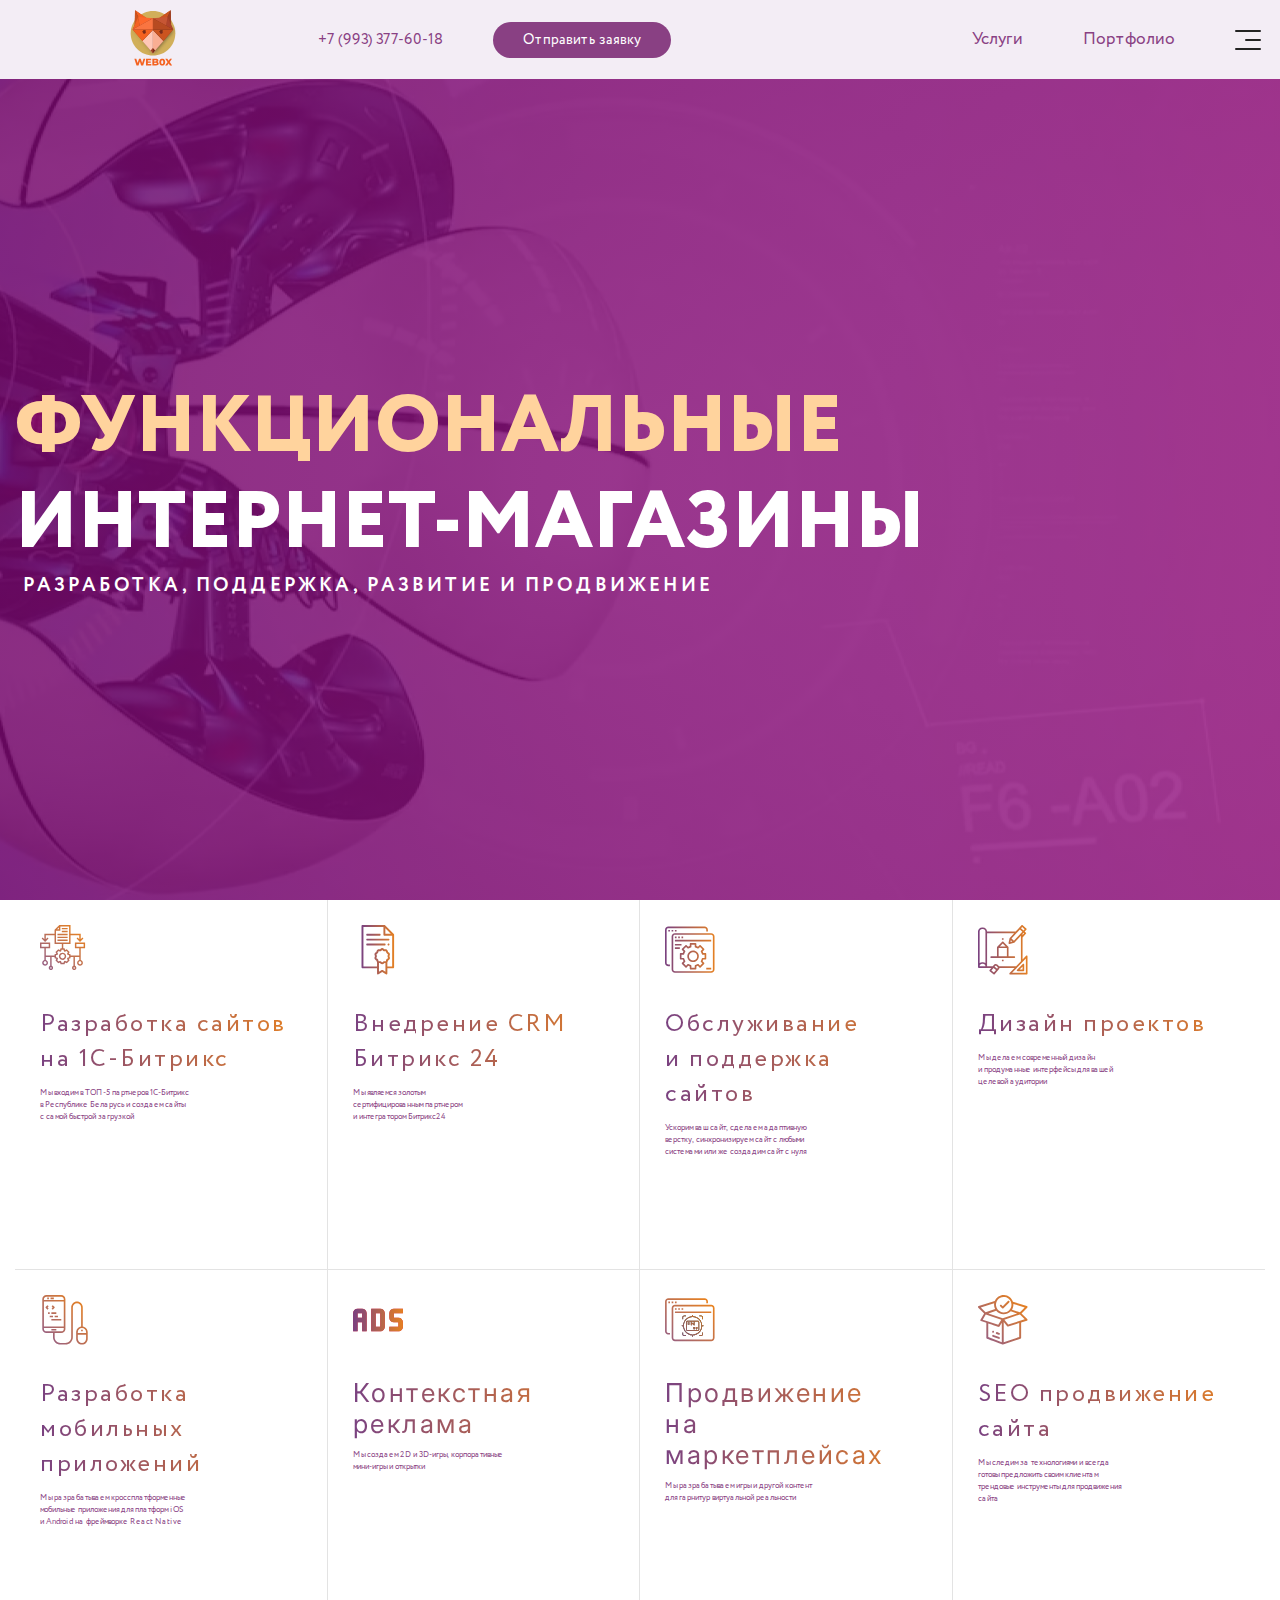
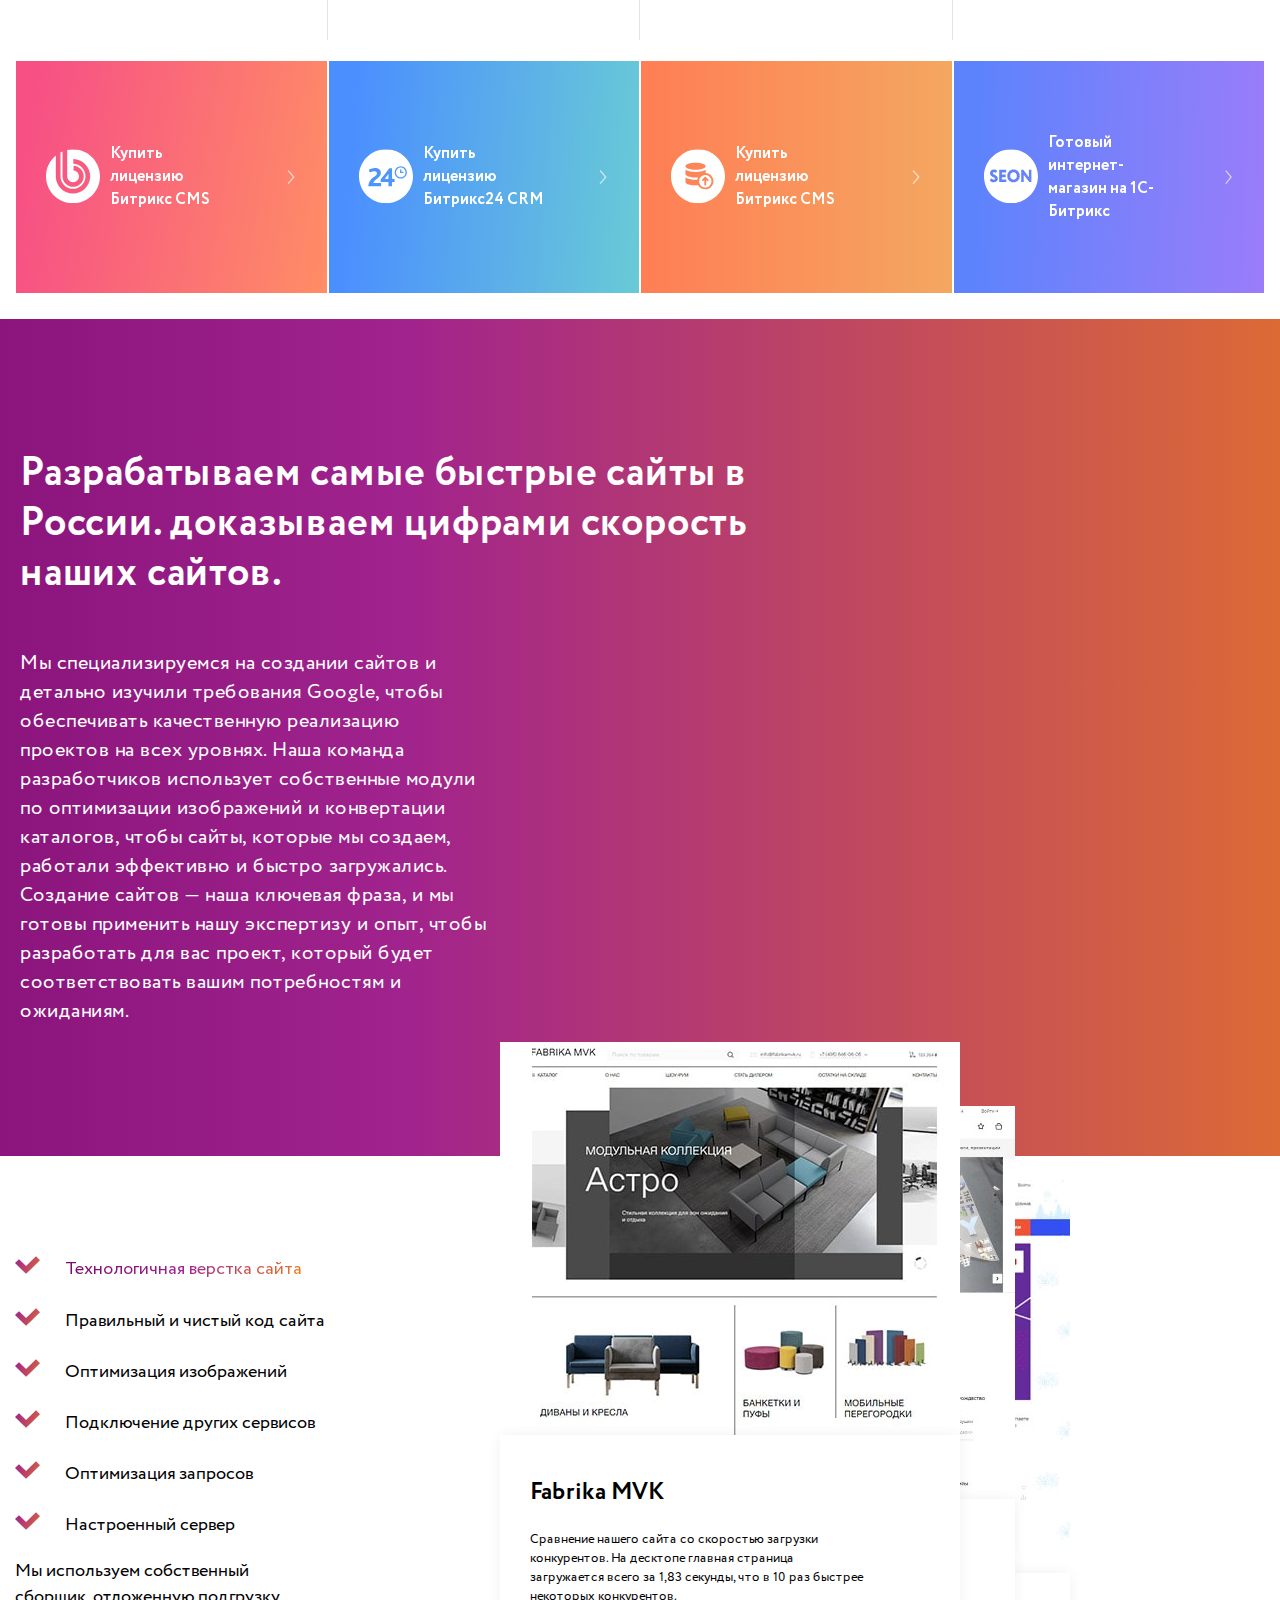
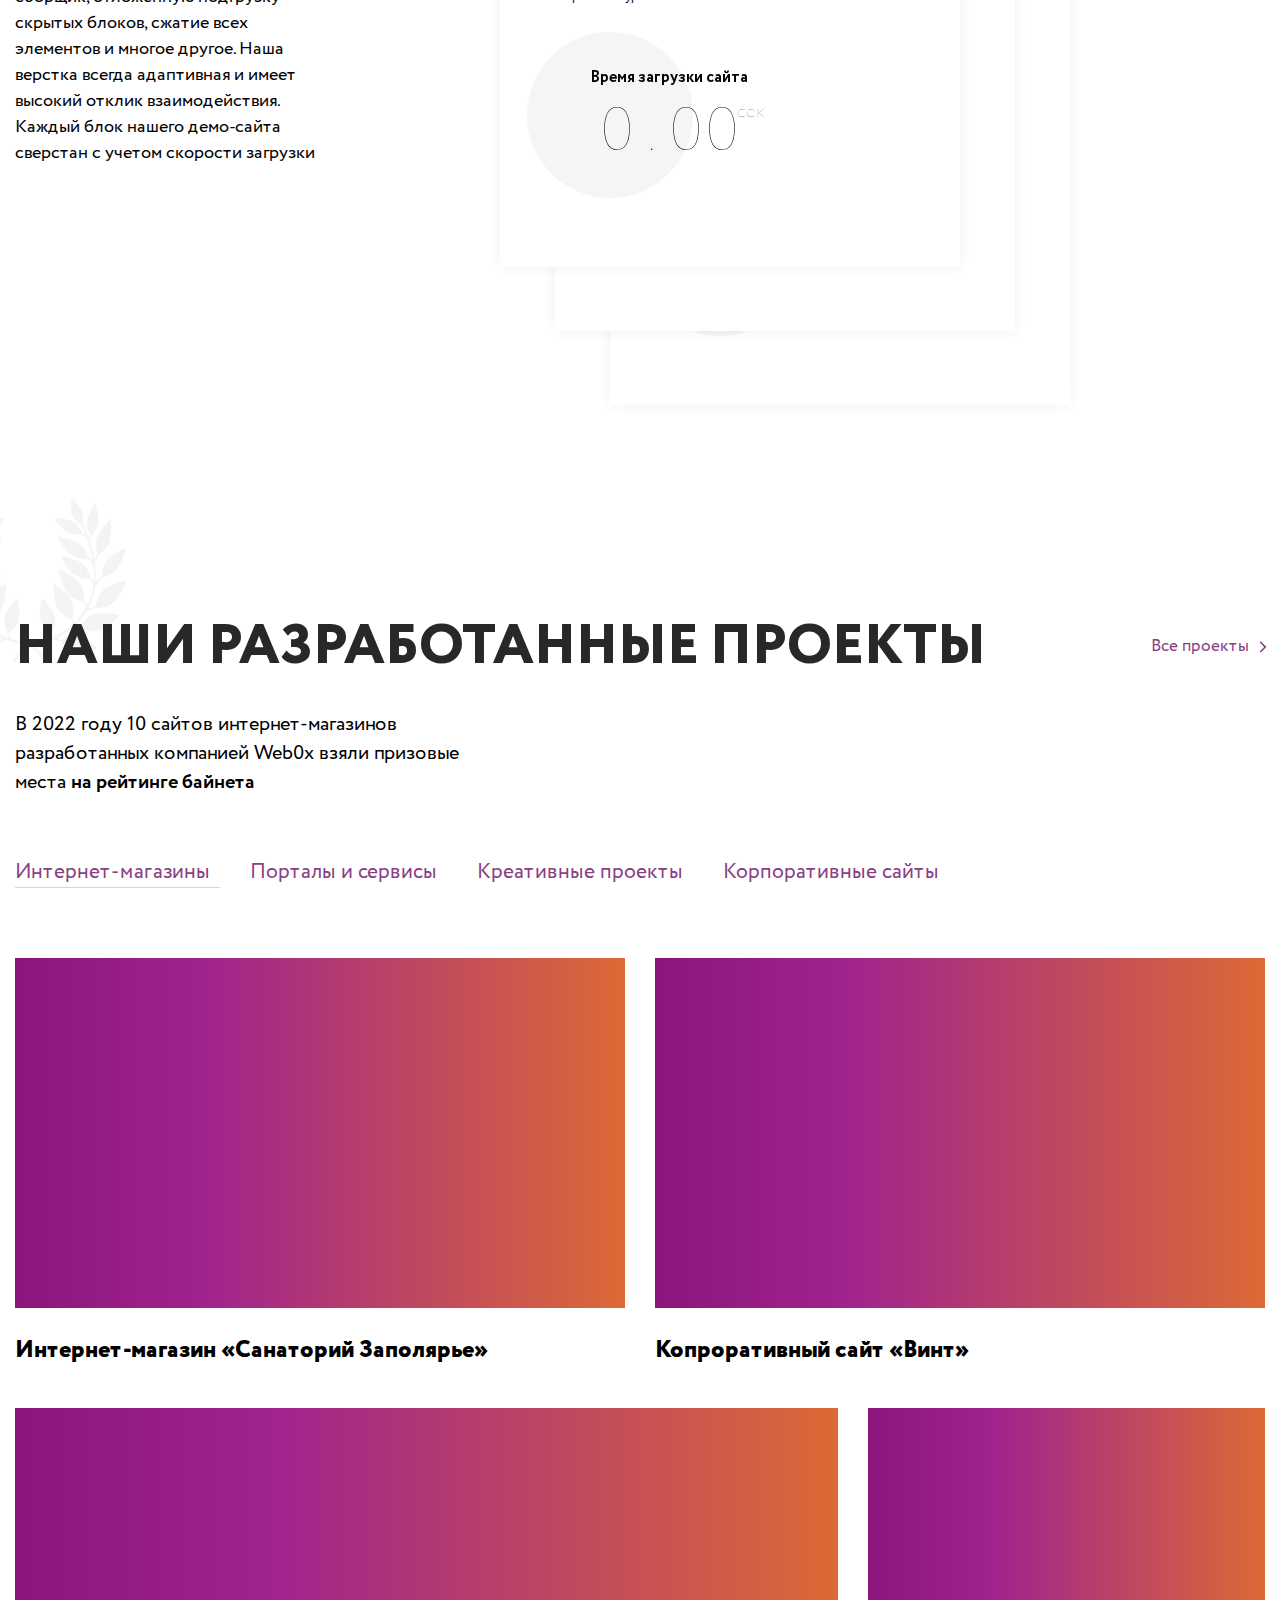
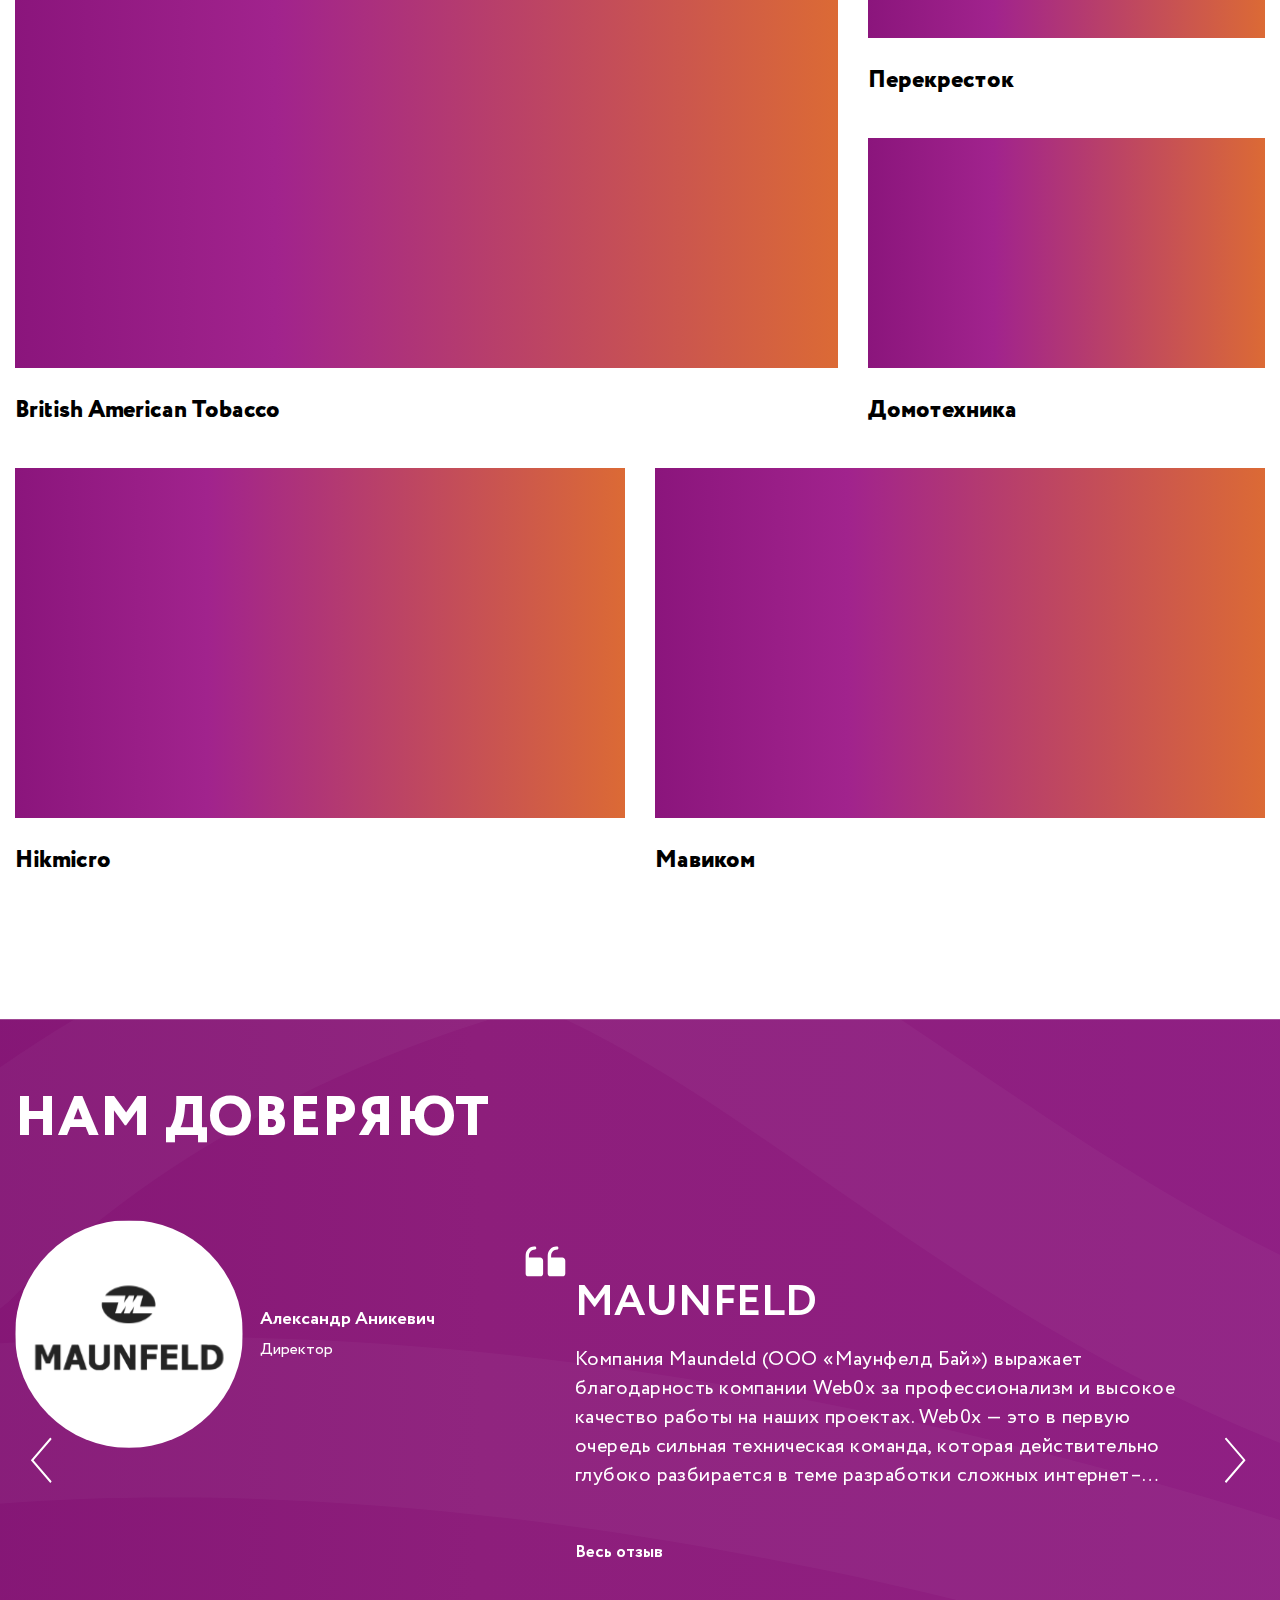
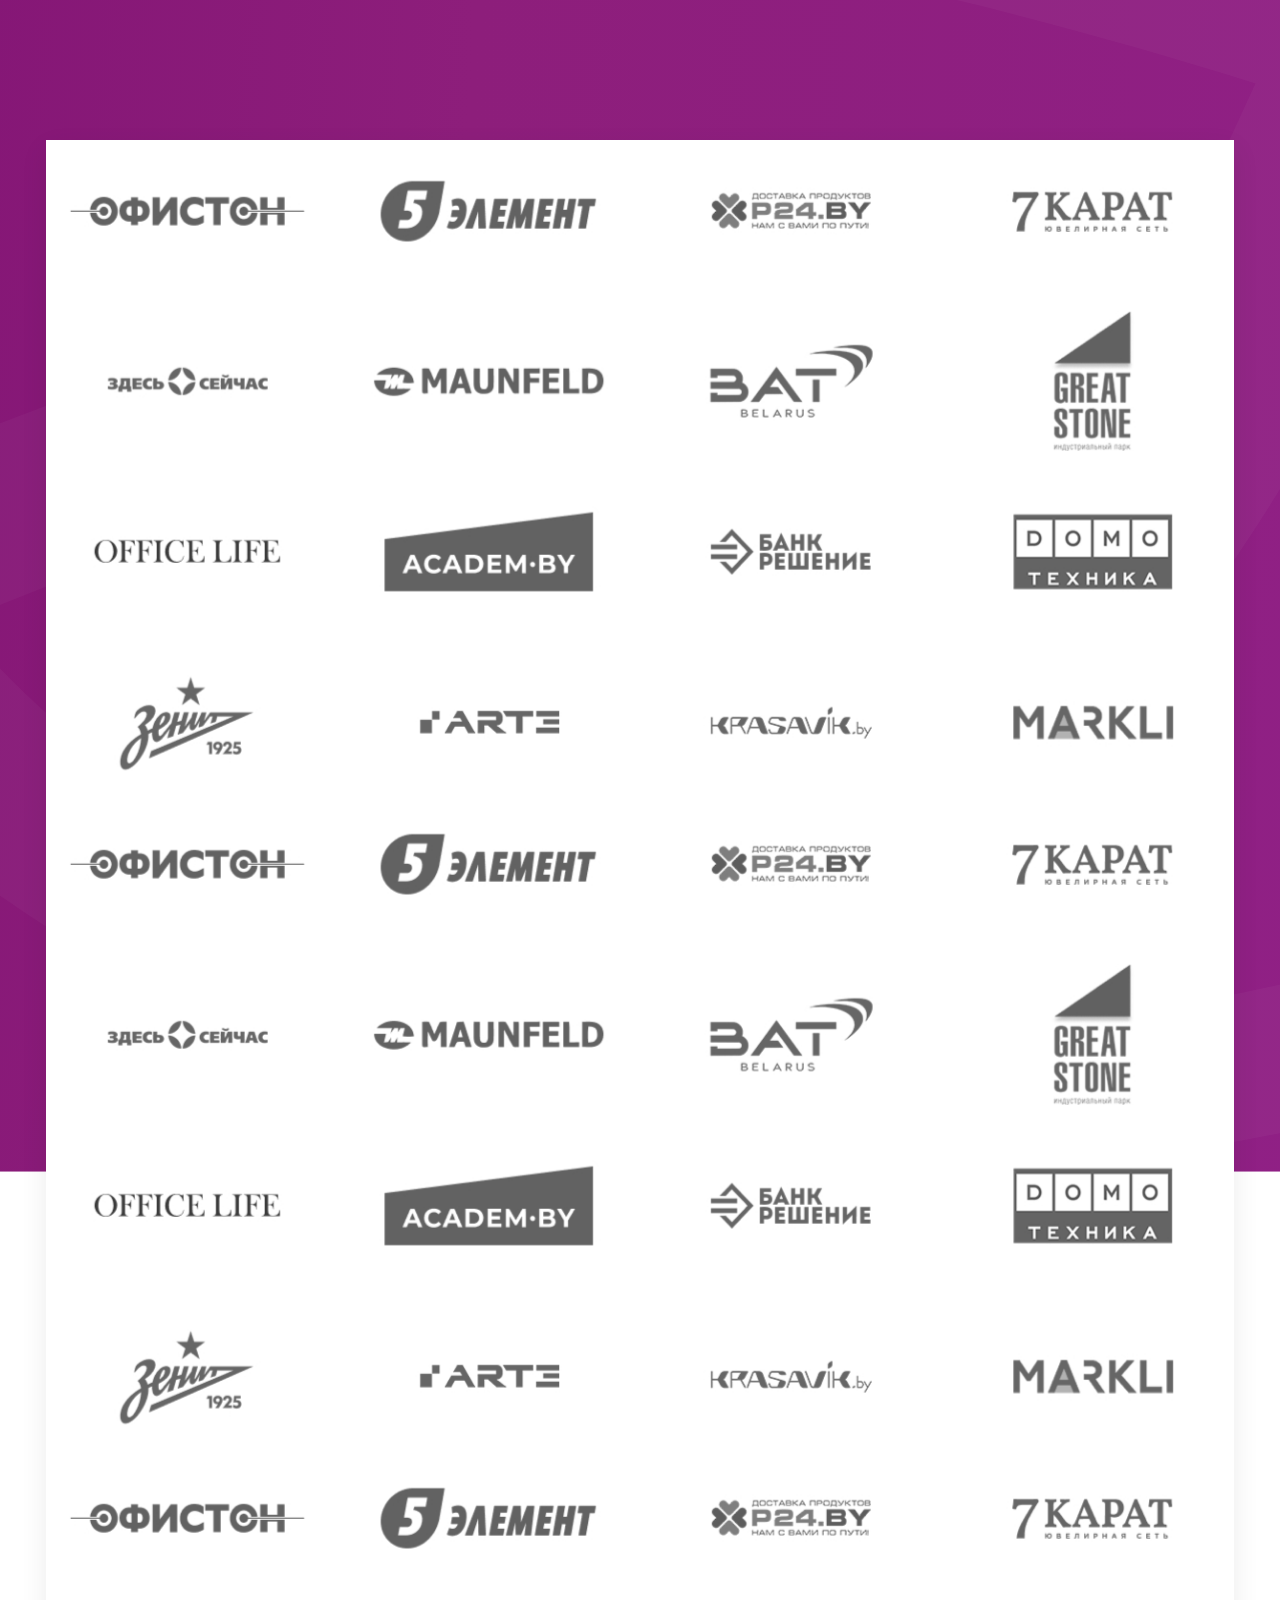
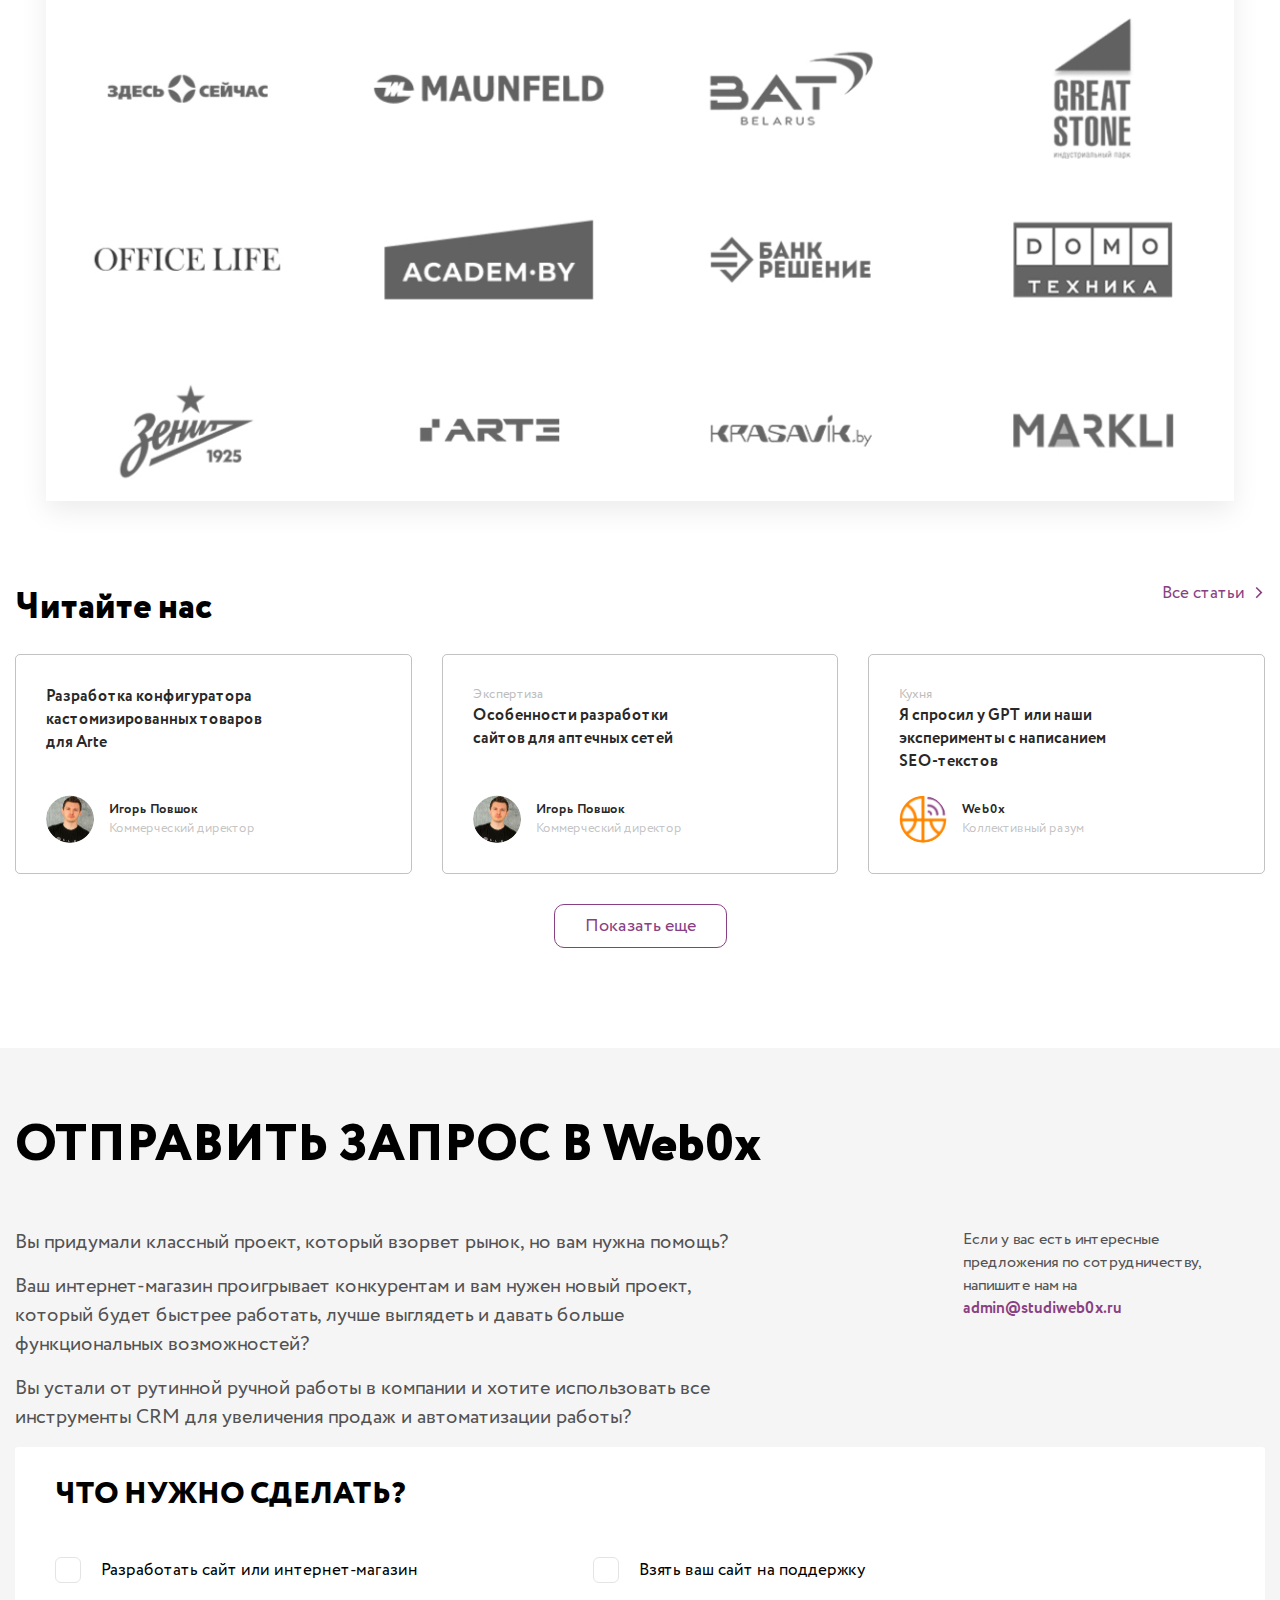
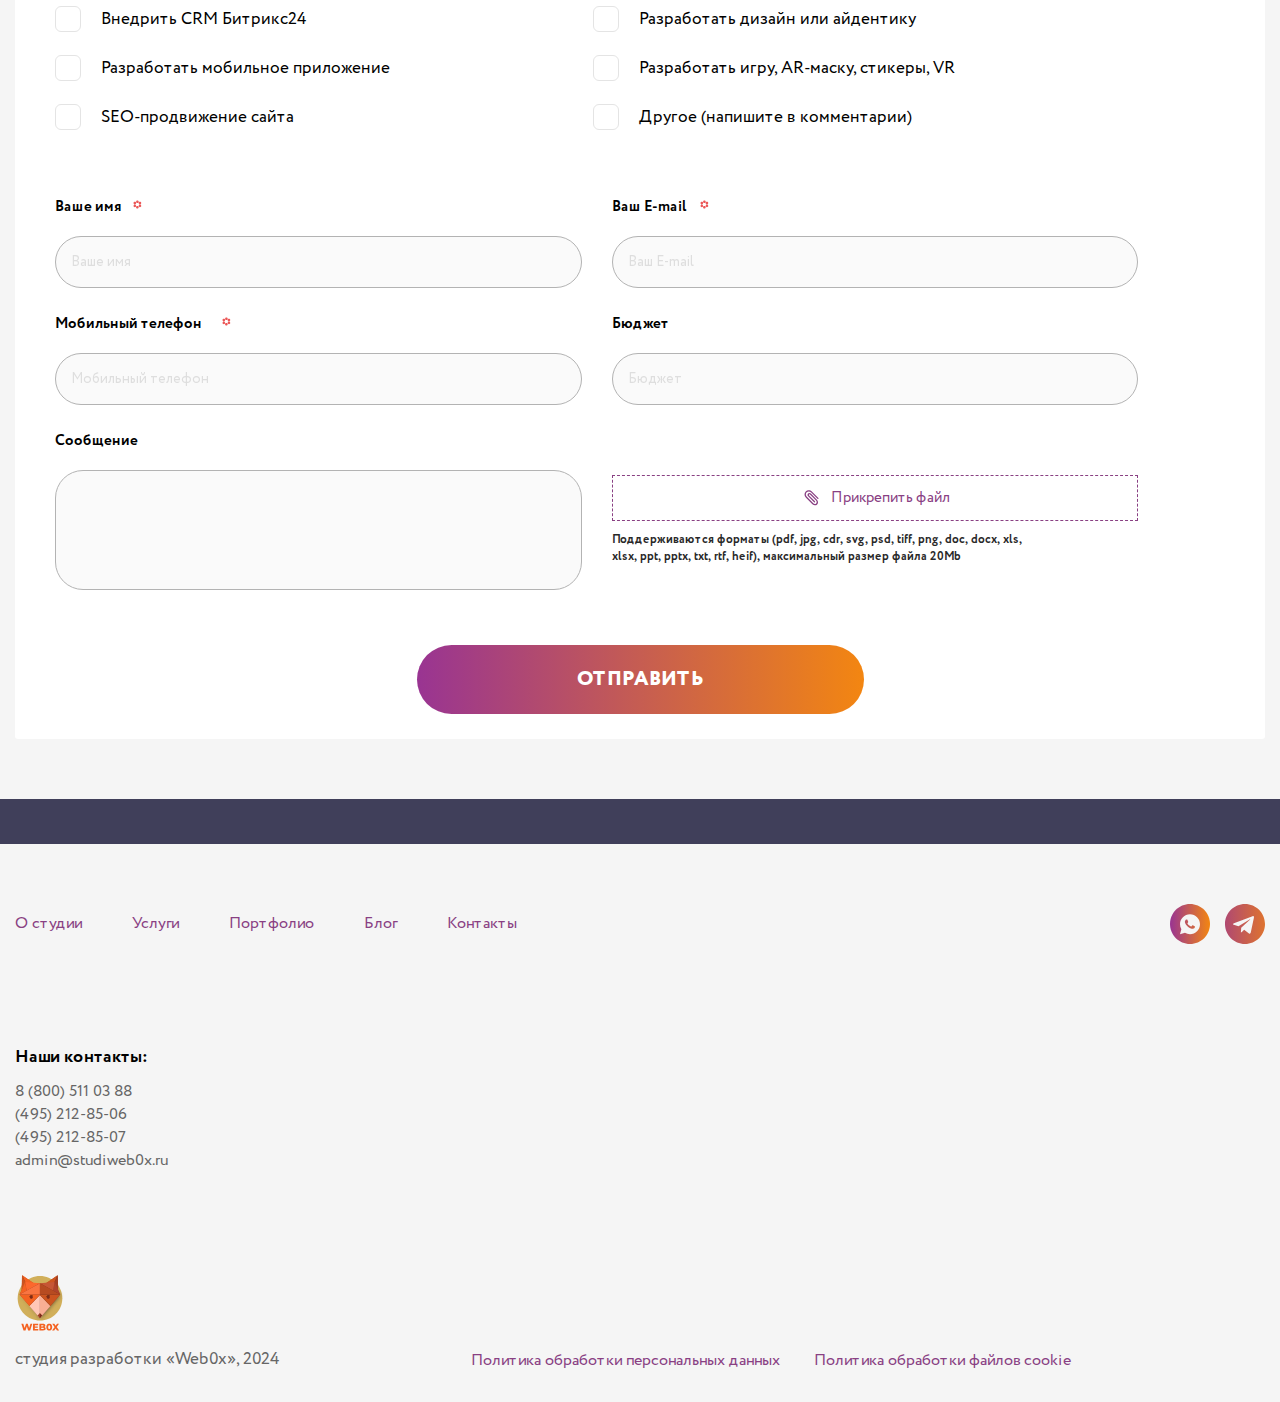
<file: index.html>
<!DOCTYPE html>
<html lang="en">
<head>
    <meta charset="UTF-8">
    <meta http-equiv="X-UA-Compatible" content="IE=edge">
    <meta name="viewport" content="width=device-width, initial-scale=1.0">
    <title>Shop</title>
    <link rel="preconnect" href="https://fonts.googleapis.com">
<link rel="preconnect" href="https://fonts.gstatic.com" crossorigin>
<link href="https://fonts.googleapis.com/css2?family=Inter:wght@100..900&family=Montserrat:ital,wght@0,800;1,800&display=swap" rel="stylesheet">
<link
  rel="stylesheet"
  href="https://cdn.jsdelivr.net/npm/swiper@11/swiper-bundle.min.css"
/>
    <link rel="stylesheet" href="./css/main.css">
</head>
<body>
   <header class="header">
    <nav class="nav">
        <div class="nav__container">
        <div class="nav__left"> <a href="/main.html" class="logo__link"><img src="./img/header/Logo.svg" alt="" class="logo header__logo"></a>
            <a href="tel:+79933776018" class="header__link header__link-phone">+7 (993) 377-60-18</a>
            <a href="#application" class="header__application">Отправить заявку</a>
        </div>
        <div class="nav__right">
            <a href="#advantages" class="header__link header__link-service">Услуги</a>
            <a href="./portfolio.html" class="header__link header__link-portfolio">Портфолио</a>
            <div class="burger__box">
                <div class="burger__content">
                    <button class="burger__close-btn">закрыть</button>
                    <a href="#" class="burger__content-link">first link</a>
                    <a href="#" class="burger__content-link">second link</a>
                </div>
                <div class="burger">
                    <div class="burger__line"></div>
                    <div class="burger__line"></div>
                    <div class="burger__line"></div>
                </div>
            </div>
        </div>
    </div> 
    </nav>
    <div class="header__content">
        <div class="header__background-img"></div>
        <div class="header__background-gradient"></div>
        <div class="container">
        <h1 class="header__title"> <span>Функциональные</span> <br> Интернет-магазины</h1>
        <h3 class="header__subtitle">Разработка, поддержка, развитие и продвижение</h3>
    </div>
    </div>
   </header> 

   <section id="advantages" class="advantages">
    <div class="container">
        <div class="advantages__box">
            <ul class="advantages__list">
                <li class="advantages__list-item">
                    <img src="./img/advantages/adv-1.svg" alt="" class="advantages__item-icon">
                    <h4 class="advantages__item-title">Разработка сайтов <br>
                        на 1С-Битрикс</h4>
                    <p class="advantages__item-text">Мы входим в ТОП-5 партнеров 1С-Битрикс <br>
                        в Республике Беларусь и создаем сайты <br>
                        с самой быстрой загрузкой</p>
                </li>
                <li class="advantages__list-item">
                    <img src="./img/advantages/adv-2.svg" alt="" class="advantages__item-icon">
                    <h4 class="advantages__item-title">Внедрение CRM <br>
                        Битрикс 24</h4>
                    <p class="advantages__item-text">Мы являемся золотым <br>
                        сертифицированным партнером <br>
                        и интегратором Битрикс24</p>
                </li>
                <li class="advantages__list-item">
                    <img src="./img/advantages/adv-3.svg" alt="" class="advantages__item-icon">
                    <h4 class="advantages__item-title">Обслуживание <br>
                        и поддержка сайтов</h4>
                    <p class="advantages__item-text">Ускорим ваш сайт, сделаем адаптивную <br>
                        верстку, синхронизируем сайт с любыми <br>
                        системами или же создадим сайт с нуля</p>
                </li>
                <li class="advantages__list-item">
                    <img src="./img/advantages/adv-4.svg" alt="" class="advantages__item-icon">
                    <h4 class="advantages__item-title">Дизайн проектов</h4>
                    <p class="advantages__item-text">Мы делаем современный дизайн <br>
                        и продуманные интерфейсы для вашей <br>
                        целевой аудитории</p>
                </li>
            </ul>
            <ul class="advantages__list">
                <li class="advantages__list-item">
                    <img src="./img/advantages/adv-5.svg" alt="" class="advantages__item-icon">
                    <h4 class="advantages__item-title">Разработка <br>
                        мобильных <br>
                        приложений</h4>
                    <p class="advantages__item-text">Мы разрабатываем кроссплатформенные <br>
                        мобильные приложения для платформ iOS <br>
                        и Android на фреймворке React Native</p>
                </li>
                <li class="advantages__list-item">
                    <img src="./img/advantages/adv-6.svg" alt="" class="advantages__item-icon">
                    <h4 class="advantages__item-title" style="font-family: Inter; font-size: 26px;">Контекстная <br>
                        реклама</h4>
                    <p class="advantages__item-text"  >Мы создаем 2D и 3D-игры, корпоративные <br>
                        мини-игры и открытки</p>
                </li>
                <li class="advantages__list-item">
                    <img src="./img/advantages/adv-7.svg" alt="" class="advantages__item-icon">
                    <h4 class="advantages__item-title" style="font-family: Inter; font-size: 26px;">Продвижение <br> на маркетплейсах</h4>
                    <p class="advantages__item-text">Мы разрабатываем игры и другой контент <br>
                        для гарнитур виртуальной реальности</p>
                </li>
                <li class="advantages__list-item">
                    <img src="./img/advantages/adv-8.svg" alt="" class="advantages__item-icon">
                    <h4 class="advantages__item-title">SEO продвижение <br>
                        сайта</h4>
                    <p class="advantages__item-text">Мы следим за технологиями и всегда <br>
                        готовы предложить своим клиентам <br>
                        трендовые инструменты для продвижения <br>
                        сайта</p>
                </li>
            </ul>

            <ul class="advantages__market">
                <a href="./services.html" class="advantages__market-item advantages__market-bitrix">
                   
                    <img src="./img/advantages/bitrix.svg" alt="Bitrix" class="advantages__market-img">
                    <p class="advantages__market-text">Купить лицензию <br>
                        Битрикс CMS</p>
                    <img src="./img/advantages/arrow.svg" alt="" class="advantages__market-arrow">
                </a>
                <a  href="./services.html" class="advantages__market-item advantages__market-24">
                    <img src="./img/advantages/24-hour.svg" alt="Bitrix" class="advantages__market-img">
                    <p class="advantages__market-text">Купить лицензию <br>
                        Битрикс24 CRM</p>
                    <img src="./img/advantages/arrow.svg" alt="" class="advantages__market-arrow">
                </a>
                <a  href="./services.html" class="advantages__market-item advantages__market-DB">
                    <img src="./img/advantages/DB.svg" alt="Bitrix" class="advantages__market-img">
                    <p class="advantages__market-text">Купить лицензию <br>
                        Битрикс CMS</p>
                    <img src="./img/advantages/arrow.svg" alt="" class="advantages__market-arrow">
                </a>
                <a  href="./services.html" class="advantages__market-item advantages__market-seon">
                    <img src="./img/advantages/seon.svg" alt="Bitrix" class="advantages__market-img">
                    <p class="advantages__market-text">Готовый интернет- <br>
                        магазин на 1С-Битрикс</p>
                    <img src="./img/advantages/arrow.svg" alt="" class="advantages__market-arrow">
                </a>
            </ul>
        </div>
    </div>
   </section> 

   <section class="quick">
        <div class="quick__inner">

            <div class="quick__inner-color">
                <div class="container quick__color-container">
                <h3 class="quick__title">Разрабатываем самые быстрые
                    сайты в России. доказываем
                    цифрами скорость наших сайтов.</h3>
                <p class="quick__color-text">Мы специализируемся на создании сайтов и детально изучили требования Google, чтобы обеспечивать качественную реализацию проектов на всех уровнях. Наша команда разработчиков использует собственные модули по оптимизации изображений и конвертации каталогов, чтобы сайты, которые мы создаем, работали эффективно и быстро загружались. Создание сайтов — наша ключевая фраза, и мы готовы применить нашу экспертизу и опыт, чтобы разработать для вас проект, который будет соответствовать вашим потребностям и ожиданиям.</p>
            </div>
            </div>
            <div class="quick__inner-white">
                <div class="container">
                <ul class="quick__white-list">
                    <li class="quick__list-item">
                        <img src="./img/advantages/check-mark.svg" alt="" class="quick__list-check">
                        <p class="quick__item-text quick__item-text--special">Технологичная верстка сайта</p>
                    </li>
                    <li class="quick__list-item">
                        <img src="./img/advantages/check-mark.svg" alt="" class="quick__list-check">
                        <p class="quick__item-text">Правильный и чистый код сайта</p>
                    </li>
                    <li class="quick__list-item">
                        <img src="./img/advantages/check-mark.svg" alt="" class="quick__list-check">
                        <p class="quick__item-text">Оптимизация изображений</p>
                    </li>
                    <li class="quick__list-item">
                        <img src="./img/advantages/check-mark.svg" alt="" class="quick__list-check">
                        <p class="quick__item-text">Подключение других сервисов</p>
                    </li>
                    <li class="quick__list-item">
                        <img src="./img/advantages/check-mark.svg" alt="" class="quick__list-check">
                        <p class="quick__item-text">Оптимизация запросов</p>
                    </li>
                    <li class="quick__list-item">
                        <img src="./img/advantages/check-mark.svg" alt="" class="quick__list-check">
                        <p class="quick__item-text">Настроенный сервер</p>
                    </li>
                </ul>
                <p class="quick__white-text">Мы используем собственный сборщик, отложенную подгрузку
                    скрытых блоков, сжатие всех
                    элементов и многое другое. Наша
                    верстка всегда адаптивная и имеет
                    высокий отклик взаимодействия.
                    Каждый блок нашего демо-сайта
                    сверстан с учетом скорости загрузки
                </p>


                <div class="quick__images"> 
                    <div class="quick__images-item quick__images-item--1">
                        <img src="./img/advantages/quick-card-1.jpg" alt="" class="quick__card-img">
                        <div class="quick__card-inner">
                        <div class="quick__card-title">Fabrika MVK</div>
                        <div class="quick__card-text">Сравнение нашего сайта со скоростью загрузки
                            конкурентов. На десктопе главная страница
                            загружается всего за 1,83 секунды, что в 10 раз
                            быстрее некоторых конкурентов.</div>
                            <div class="quick__card-timer">
                                <div class="quick__timer-title">Время загрузки сайта</div>
                                <div class="quick__timer-time" id="timer">
                                    <span>0</span>
                                    <span>.</span>
                                    <span>00</span>
                                </div>
                            </div>
                        </div>
                    </div>
                    <div class="quick__images-item quick__images-item--2">
                        <img src="./img/advantages/quick-card-2.jpg" alt="" class="quick__card-img">
                        <div class="quick__card-inner">
                        <div class="quick__card-title">MARKLI</div>
                        <div class="quick__card-text">Сравнение нашего сайта со скоростью загрузки
                            конкурентов. На десктопе главная страница
                            загружается всего за 1,72 секунды, что в 10 раз
                            быстрее некоторых конкурентов.</div>
                            <div class="quick__card-timer">
                                <div class="quick__timer-title">Время загрузки сайта</div>
                                <div class="quick__timer-time">0.00</div>
                               
                            </div>
                        </div>
                    </div>
                    <div class="quick__images-item quick__images-item--3">
                        <img src="./img/advantages/quick-card-3.jpg" alt="" class="quick__card-img">
                        <div class="quick__card-inner">
                        <div class="quick__card-title">DOMOTEHNIKA</div>
                        <div class="quick__card-text">Сравнение нашего сайта со скоростью загрузки
                            конкурентов. На десктопе главная страница
                            загружается всего за 2,01 секунды, что в 10 раз
                            быстрее некоторых конкурентов.</div>
                            <div class="quick__card-timer">
                                <div class="quick__timer-title">Время загрузки сайта</div>
                                <div class="quick__timer-time">0.00</div>
                               
                            </div>
                        </div>
                    </div>
                </div>
            </div>
        </div>
        </div>
   </section> 

   <section class="projects">
    <div class="container">
        <div class="projects__inner">
            <div class="title__box">
                <h2 class="projects__title">Наши разработанные проекты</h2>
                <a href="./portfolio.html" class="project__title-link">Все проекты </a>
            </div>
            <p class="projects__text">В 2022 году 10 сайтов интернет-магазинов
                разработанных компанией Web0x взяли призовые
                места <span> на рейтинге байнета</span></p>
                <div class="tabs">
                    <div class="tabs__btns">
                        <button data-tab="tab-1" class="tabs__btns-item tabs__btns-item-active">Интернет-магазины</button>
                        <button data-tab="tab-2" class="tabs__btns-item ">Порталы и сервисы</button>
                        <button data-tab="tab-3" class="tabs__btns-item ">Креативные проекты</button>
                        <button data-tab="tab-4" class="tabs__btns-item ">Корпоративные сайты</button>
                    </div>

                    <ul class="tabs__content">
                        <li id="tab-1" class="tabs__content-item  tabs__content-item--active">
                            <div class="tabs__item-middle tabs__item-middle--1 ">
                                <div class="tabs__item-img tabs__img-middle--1"></div>
                                <div class="tabs__item-text">Интернет-магазин «Санаторий Заполярье»</div>
                            </div>
                            <div class="tabs__item-middle tabs__item-middle--2">
                                <div class="tabs__item-img tabs__img-middle--2"></div>
                                <div class="tabs__item-text">Копроративный сайт «Винт»</div>
                            </div>
                            <div class="tabs__item-big tabs__item-big--3">
                                <div class="tabs__item-img tabs__img-big--3"></div>
                                <div class="tabs__item-text">British American Tobacco</div>
                            </div>
                            <div class="tabs__item-little tabs__item-little--4">
                                <div class="tabs__item-img tabs__img-little--4"></div>
                                <div class="tabs__item-text">Перекресток</div>
                            </div>
                            <div class="tabs__item-little tabs__item-little--5">
                                <div class="tabs__item-img tabs__img-little--5"></div>
                                <div class="tabs__item-text">Домотехника</div>
                            </div>
                            <div class="tabs__item-middle tabs__item-middle--6">
                                <div class="tabs__item-img tabs__img-middle--6"></div>
                                <div class="tabs__item-text">Hikmicro</div>
                            </div>
                            <div class="tabs__item-middle tabs__item-middle--7">
                                <div class="tabs__item-img tabs__img-middle--7"></div>
                                <div class="tabs__item-text">Мавиком</div>
                            </div>
                        </li>
                        <li id="tab-2" class="tabs__content-item  ">
                            <div class="tabs__item-middle tabs__item-middle--1 ">
                                <div class="tabs__item-img tabs__img-middle--1"></div>
                                <div class="tabs__item-text">Поменялся контент, поменялся контент</div>
                            </div>
                            <div class="tabs__item-middle tabs__item-middle--2">
                                <div class="tabs__item-img tabs__img-middle--2"></div>
                                <div class="tabs__item-text">Копроративный сайт «Винт»</div>
                            </div>
                            <div class="tabs__item-big tabs__item-big--3">
                                <div class="tabs__item-img tabs__img-big--3"></div>
                                <div class="tabs__item-text">British American Tobacco</div>
                            </div>
                            <div class="tabs__item-little tabs__item-little--4">
                                <div class="tabs__item-img tabs__img-little--4"></div>
                                <div class="tabs__item-text">Перекресток</div>
                            </div>
                            <div class="tabs__item-little tabs__item-little--5">
                                <div class="tabs__item-img tabs__img-little--5"></div>
                                <div class="tabs__item-text">Домотехника</div>
                            </div>
                            <div class="tabs__item-middle tabs__item-middle--6">
                                <div class="tabs__item-img tabs__img-middle--6"></div>
                                <div class="tabs__item-text">Hikmicro</div>
                            </div>
                            <div class="tabs__item-middle tabs__item-middle--7">
                                <div class="tabs__item-img tabs__img-middle--7"></div>
                                <div class="tabs__item-text">Мавиком</div>
                            </div>
                        </li>
                        <li id="tab-3" class="tabs__content-item  ">
                            <div class="tabs__item-middle tabs__item-middle--1 ">
                                <div class="tabs__item-img tabs__img-middle--1"></div>
                                <div class="tabs__item-text">Интернет-магазин «Санаторий Заполярье»</div>
                            </div>
                            <div class="tabs__item-middle tabs__item-middle--2">
                                <div class="tabs__item-img tabs__img-middle--2"></div>
                                <div class="tabs__item-text">Копроративный сайт «Винт»</div>
                            </div>
                            <div class="tabs__item-big tabs__item-big--3">
                                <div class="tabs__item-img tabs__img-big--3"></div>
                                <div class="tabs__item-text">British American Tobacco</div>
                            </div>
                            <div class="tabs__item-little tabs__item-little--4">
                                <div class="tabs__item-img tabs__img-little--4"></div>
                                <div class="tabs__item-text">Перекресток</div>
                            </div>
                            <div class="tabs__item-little tabs__item-little--5">
                                <div class="tabs__item-img tabs__img-little--5"></div>
                                <div class="tabs__item-text">Домотехника</div>
                            </div>
                            <div class="tabs__item-middle tabs__item-middle--6">
                                <div class="tabs__item-img tabs__img-middle--6"></div>
                                <div class="tabs__item-text">Интернет-магазин «Санаторий Заполярье»</div>
                            </div>
                            <div class="tabs__item-middle tabs__item-middle--7">
                                <div class="tabs__item-img tabs__img-middle--7"></div>
                                <div class="tabs__item-text">Копроративный сайт «Винт»</div>
                            </div>
                        </li>
                        <li id="tab-4" class="tabs__content-item  ">
                            <div class="tabs__item-middle tabs__item-middle--1 ">
                                <div class="tabs__item-img tabs__img-middle--1"></div>
                                <div class="tabs__item-text">Интернет-магазин «Санаторий Заполярье»</div>
                            </div>
                            <div class="tabs__item-middle tabs__item-middle--2">
                                <div class="tabs__item-img tabs__img-middle--2"></div>
                                <div class="tabs__item-text">Копроративный сайт «Винт»</div>
                            </div>
                            <div class="tabs__item-big tabs__item-big--3">
                                <div class="tabs__item-img tabs__img-big--3"></div>
                                <div class="tabs__item-text">British American Tobacco</div>
                            </div>
                            <div class="tabs__item-little tabs__item-little--4">
                                <div class="tabs__item-img tabs__img-little--4"></div>
                                <div class="tabs__item-text">Перекресток</div>
                            </div>
                            <div class="tabs__item-little tabs__item-little--5">
                                <div class="tabs__item-img tabs__img-little--5"></div>
                                <div class="tabs__item-text">Домотехника</div>
                            </div>
                            <div class="tabs__item-middle tabs__item-middle--6">
                                <div class="tabs__item-img tabs__img-middle--6"></div>
                                <div class="tabs__item-text">Интернет-магазин «Санаторий Заполярье»</div>
                            </div>
                            <div class="tabs__item-middle tabs__item-middle--7">
                                <div class="tabs__item-img tabs__img-middle--7"></div>
                                <div class="tabs__item-text">Копроративный сайт «Винт»</div>
                            </div>
                        </li>
                    </ul>
                </div>
        </div>
    </div>
</section> 

    <section class="trust">
        <div class="trust__bg"></div>
        <div class="container">
            <h3 class="trust__title">Нам доверяют</h3>
        <div class="swiper trust__comm-first">
            <div class="swiper-wrapper">
              <div class="swiper-slide trust__comm-slide">
                <div class="trust__comm-slide--start">
                    <div class="trust__comm-logo">
                        <img src="./img/trust/trust-comm-logo.svg" alt="" class="trust__logo-img">
                    </div>
                   <div class="trust__mini-text">
                    <p class="comm__start-title">Александр Аникевич</p>
                    <p class="comm__start-subtitle">Директор</p>
                   </div>
                </div>
                <div class="trust__comm-slide--end">
                    <div class="quotes__img-box">
                        <img class="quotes__img" src="./img/trust/quotes.svg" alt="">
                    </div>
                    <p class="comm__end-title">Maunfeld</p>
                    <p class="comm__end-text">Компания Maundeld (ООО «Маунфелд Бай») выражает
                        благодарность компании Web0x за профессионализм и высокое
                        качество работы на наших проектах. Web0x — это в первую
                        очередь сильная техническая команда, которая действительно
                        глубоко разбирается в теме разработки сложных интернет– <br>
                        Компания Maundeld (ООО «Маунфелд Бай») выражает
                        благодарность компании Web0x за профессионализм и высокое
                        качество работы на наших проектах. Web0x — это в первую
                        очередь сильная техническая команда, которая действительно
                        глубоко разбирается в теме разработки сложных интернет–</p>
                        <button class="comm__end-btn">Весь отзыв</button>
                </div>
              </div>
              <div class="swiper-slide trust__comm-slide">
                <div class="trust__comm-slide--start">
                    <div class="trust__comm-logo">
                        <img src="./img/trust/trust-comm-logo.svg" alt="" class="trust__logo-img">
                    </div>
                   <div class="trust__mini-text">
                    <p class="comm__start-title">Александр Аникевич</p>
                    <p class="comm__start-subtitle">Директор</p>
                   </div>
                </div>
                <div class="trust__comm-slide--end">
                    <div class="quotes__img-box">
                        <img class="quotes__img" src="./img/trust/quotes.svg" alt="">
                    </div>
                    <p class="comm__end-title">Maunfeld</p>
                    <p class="comm__end-text">Компания Maundeld (ООО «Маунфелд Бай») выражает
                        благодарность компании Web0x за профессионализм и высокое
                        качество работы на наших проектах. Web0x — это в первую
                        очередь сильная техническая команда, которая действительно
                        глубоко разбирается в теме разработки сложных интернет– <br>
                        Компания Maundeld (ООО «Маунфелд Бай») выражает
                        благодарность компании Web0x за профессионализм и высокое
                        качество работы на наших проектах. Web0x — это в первую
                        очередь сильная техническая команда, которая действительно
                        глубоко разбирается в теме разработки сложных интернет–</p>
                        <button class="comm__end-btn">Весь отзыв</button>
                </div>
              </div>
              <div class="swiper-slide trust__comm-slide">
                <div class="trust__comm-slide--start">
                    <div class="trust__comm-logo">
                        <img src="./img/trust/trust-comm-logo.svg" alt="" class="trust__logo-img">
                    </div>
                   <div class="trust__mini-text">
                    <p class="comm__start-title">Александр Аникевич</p>
                    <p class="comm__start-subtitle">Директор</p>
                   </div>
                </div>
                <div class="trust__comm-slide--end">
                    <div class="quotes__img-box">
                        <img class="quotes__img" src="./img/trust/quotes.svg" alt="">
                    </div>
                    <p class="comm__end-title">Maunfeld</p>
                    <p class="comm__end-text">Компания Maundeld (ООО «Маунфелд Бай») выражает
                        благодарность компании Web0x за профессионализм и высокое
                        качество работы на наших проектах. Web0x — это в первую
                        очередь сильная техническая команда, которая действительно
                        глубоко разбирается в теме разработки сложных интернет– <br>
                        Компания Maundeld (ООО «Маунфелд Бай») выражает
                        благодарность компании Web0x за профессионализм и высокое
                        качество работы на наших проектах. Web0x — это в первую
                        очередь сильная техническая команда, которая действительно
                        глубоко разбирается в теме разработки сложных интернет–</p>
                        <button class="comm__end-btn">Весь отзыв</button>
                </div>
              </div>
              <div class="swiper-slide trust__comm-slide">
                <div class="trust__comm-slide--start">
                    <div class="trust__comm-logo">
                        <img src="./img/trust/trust-comm-logo.svg" alt="" class="trust__logo-img">
                    </div>
                   <div class="trust__mini-text">
                    <p class="comm__start-title">Александр Аникевич</p>
                    <p class="comm__start-subtitle">Директор</p>
                   </div>
                </div>
                <div class="trust__comm-slide--end">
                    <div class="quotes__img-box">
                        <img class="quotes__img" src="./img/trust/quotes.svg" alt="">
                    </div>
                    <p class="comm__end-title">Maunfeld</p>
                    <p class="comm__end-text">Компания Maundeld (ООО «Маунфелд Бай») выражает
                        благодарность компании Web0x за профессионализм и высокое
                        качество работы на наших проектах. Web0x — это в первую
                        очередь сильная техническая команда, которая действительно
                        глубоко разбирается в теме разработки сложных интернет– <br>
                        Компания Maundeld (ООО «Маунфелд Бай») выражает
                        благодарность компании Web0x за профессионализм и высокое
                        качество работы на наших проектах. Web0x — это в первую
                        очередь сильная техническая команда, которая действительно
                        глубоко разбирается в теме разработки сложных интернет–</p>
                        <button class="comm__end-btn">Весь отзыв</button>
                </div>
              </div>
            </div>
            <div class="swiper-button-next"></div>
            <div class="swiper-button-prev"></div>
          </div>


          <div class="trust__companies">
            <div class="trust__slider">
                <div class="trust__slide">
                    <img class="trust__slide-img" src="./img/trust/ofiston.jpg" alt="">
                    <img class="trust__slide-img" src="./img/trust/5-element.jpg" alt="">
                    <img class="trust__slide-img" src="./img/trust/p24.jpg" alt="">
                    <img class="trust__slide-img" src="./img/trust/7carat.jpg" alt="">
                    <img class="trust__slide-img" src="./img/trust/now-now.jpg" alt="">
                    <img class="trust__slide-img" src="./img/trust/maunfeld.jpg" alt="">
                    <img class="trust__slide-img" src="./img/trust/bat.jpg" alt="">
                    <img class="trust__slide-img" src="./img/trust/great-stone.jpg" alt="">
                    <img class="trust__slide-img" src="./img/trust/office-life.jpg" alt="">
                    <img class="trust__slide-img" src="./img/trust/academy-by.jpg" alt="">
                    <img class="trust__slide-img" src="./img/trust/bank.jpg" alt="">
                    <img class="trust__slide-img" src="./img/trust/fomo-tech.jpg" alt="">
                    <img class="trust__slide-img" src="./img/trust/zenit.jpg" alt="">
                    <img class="trust__slide-img" src="./img/trust/parte.jpg" alt="">
                    <img class="trust__slide-img" src="./img/trust/krasavik.jpg" alt="">
                    <img class="trust__slide-img" src="./img/trust/markli.jpg" alt="">
                </div>
                <div class="trust__slide">
                    <img class="trust__slide-img" src="./img/trust/ofiston.jpg" alt="">
                    <img class="trust__slide-img" src="./img/trust/5-element.jpg" alt="">
                    <img class="trust__slide-img" src="./img/trust/p24.jpg" alt="">
                    <img class="trust__slide-img" src="./img/trust/7carat.jpg" alt="">
                    <img class="trust__slide-img" src="./img/trust/now-now.jpg" alt="">
                    <img class="trust__slide-img" src="./img/trust/maunfeld.jpg" alt="">
                    <img class="trust__slide-img" src="./img/trust/bat.jpg" alt="">
                    <img class="trust__slide-img" src="./img/trust/great-stone.jpg" alt="">
                    <img class="trust__slide-img" src="./img/trust/office-life.jpg" alt="">
                    <img class="trust__slide-img" src="./img/trust/academy-by.jpg" alt="">
                    <img class="trust__slide-img" src="./img/trust/bank.jpg" alt="">
                    <img class="trust__slide-img" src="./img/trust/fomo-tech.jpg" alt="">
                    <img class="trust__slide-img" src="./img/trust/zenit.jpg" alt="">
                    <img class="trust__slide-img" src="./img/trust/parte.jpg" alt="">
                    <img class="trust__slide-img" src="./img/trust/krasavik.jpg" alt="">
                    <img class="trust__slide-img" src="./img/trust/markli.jpg" alt="">
                </div>
                <div class="trust__slide">
                    <img class="trust__slide-img" src="./img/trust/ofiston.jpg" alt="">
                    <img class="trust__slide-img" src="./img/trust/5-element.jpg" alt="">
                    <img class="trust__slide-img" src="./img/trust/p24.jpg" alt="">
                    <img class="trust__slide-img" src="./img/trust/7carat.jpg" alt="">
                    <img class="trust__slide-img" src="./img/trust/now-now.jpg" alt="">
                    <img class="trust__slide-img" src="./img/trust/maunfeld.jpg" alt="">
                    <img class="trust__slide-img" src="./img/trust/bat.jpg" alt="">
                    <img class="trust__slide-img" src="./img/trust/great-stone.jpg" alt="">
                    <img class="trust__slide-img" src="./img/trust/office-life.jpg" alt="">
                    <img class="trust__slide-img" src="./img/trust/academy-by.jpg" alt="">
                    <img class="trust__slide-img" src="./img/trust/bank.jpg" alt="">
                    <img class="trust__slide-img" src="./img/trust/fomo-tech.jpg" alt="">
                    <img class="trust__slide-img" src="./img/trust/zenit.jpg" alt="">
                    <img class="trust__slide-img" src="./img/trust/parte.jpg" alt="">
                    <img class="trust__slide-img" src="./img/trust/krasavik.jpg" alt="">
                    <img class="trust__slide-img" src="./img/trust/markli.jpg" alt="">
                </div>
            </div>
          </div>
         

        </div>



        
        <div class="fq">
            <div class="container">
            <div class="fq__title-box">
                <h3 class="fq__title">Читайте нас</h3>
                <a href="./blog.html" class="fq__all-link">Все статьи</a>
            </div>
            <ul class="fq__cards">
                <a href="#" class="fq__card-link">
                <li class="fq__cards-item">
                    <div class="qf__card-subtitle"></div>
                    <div class="qf__card-title">Разработка конфигуратора
                        кастомизированных товаров для
                        Arte</div>
                    <div class="fq__card-profile">
                        <img src="./img/trust/grigoriy.jpg" alt="" class="card__profile-img">
                        <div class="profile__text-box">
                        <p class="card__profile-title">Игорь Повшок</p>
                        <p class="card__profile-subtitle">Коммерческий директор</p>
                    </div>
                    </div>
                </li>
            </a>
            <a href="#" class="fq__card-link">
                <li class="fq__cards-item">
                    <div class="qf__card-subtitle">Экспертиза</div>
                    <div class="qf__card-title">Особенности разработки сайтов
                        для аптечных сетей</div>
                    <div class="fq__card-profile">
                        <img src="./img/trust/grigoriy.jpg" alt="" class="card__profile-img">
                        <div class="profile__text-box">
                            <p class="card__profile-title">Игорь Повшок</p>
                            <p class="card__profile-subtitle">Коммерческий директор</p>
                        </div>
                    </div>
                </li>
                </a>
                <a href="#" class="fq__card-link">
                <li class="fq__cards-item">
                    <div class="qf__card-subtitle">Кухня</div>
                    <div class="qf__card-title">Я спросил у GPT или наши
                        эксперименты с написанием <br>
                        SEO-текстов</div>
                    <div class="fq__card-profile">
                        <img src="./img/trust/basket-icon.svg" alt="" class="card__profile-img">
                        <div class="profile__text-box">
                            <p class="card__profile-title">Web0x</p>
                            <p class="card__profile-subtitle"> Коллективный разум</p>
                        </div>
                    </div>
                </li>
                </a>
                <a href="#" class="fq__card-link none" >
                <li class="fq__cards-item">
                    <div class="qf__card-subtitle">Кухня</div>
                    <div class="qf__card-title">Стандарты Web0x при
                        разработке дизайна</div>
                    <div class="fq__card-profile">
                        <img src="./img/trust/grigoriy.jpg" alt="" class="card__profile-img">
                        <div class="profile__text-box">
                            <p class="card__profile-title">Игорь Повшок</p>
                            <p class="card__profile-subtitle">Коммерческий директор</p>
                        </div>
                    </div>
                </li>
                </a>
                <a href="#" class="fq__card-link none" >
                <li class="fq__cards-item">
                    <div class="qf__card-subtitle">Кухня</div>
                    <div class="qf__card-title">Стандарты Web0x при
                        разработке дизайна</div>
                    <div class="fq__card-profile">
                        <img src="./img/trust/grigoriy.jpg" alt="" class="card__profile-img">
                        <div class="profile__text-box">
                            <p class="card__profile-title">Игорь Повшок</p>
                            <p class="card__profile-subtitle">Коммерческий директор</p>
                        </div>
                    </div>
                </li>
                </a>
                <a href="#" class="fq__card-link none" >
                <li class="fq__cards-item">
                    <div class="qf__card-subtitle">Кухня</div>
                    <div class="qf__card-title">Стандарты Web0x при
                        разработке дизайна</div>
                    <div class="fq__card-profile">
                        <img src="./img/trust/grigoriy.jpg" alt="" class="card__profile-img">
                        <div class="profile__text-box">
                            <p class="card__profile-title">Игорь Повшок</p>
                            <p class="card__profile-subtitle">Коммерческий директор</p>
                        </div>
                    </div>
                </li>
                </a>
                <a href="#" class="fq__card-link none" >
                <li class="fq__cards-item">
                    <div class="qf__card-subtitle">Кухня</div>
                    <div class="qf__card-title">Стандарты Web0x при
                        разработке дизайна</div>
                    <div class="fq__card-profile">
                        <img src="./img/trust/grigoriy.jpg" alt="" class="card__profile-img">
                        <div class="profile__text-box">
                            <p class="card__profile-title">Игорь Повшок</p>
                            <p class="card__profile-subtitle">Коммерческий директор</p>
                        </div>
                    </div>
                </li>
                </a>
                <a href="#" class="fq__card-link none" >
                <li class="fq__cards-item">
                    <div class="qf__card-subtitle">Кухня</div>
                    <div class="qf__card-title">Стандарты Web0x при
                        разработке дизайна</div>
                    <div class="fq__card-profile">
                        <img src="./img/trust/grigoriy.jpg" alt="" class="card__profile-img">
                        <div class="profile__text-box">
                            <p class="card__profile-title">Игорь Повшок</p>
                            <p class="card__profile-subtitle">Коммерческий директор</p>
                        </div>
                    </div>
                </li>
                </a>
                <a href="#" class="fq__card-link none" >
                <li class="fq__cards-item">
                    <div class="qf__card-subtitle">Кухня</div>
                    <div class="qf__card-title">Стандарты Web0x при
                        разработке дизайна</div>
                    <div class="fq__card-profile">
                        <img src="./img/trust/grigoriy.jpg" alt="" class="card__profile-img">
                        <div class="profile__text-box">
                            <p class="card__profile-title">Игорь Повшок</p>
                            <p class="card__profile-subtitle">Коммерческий директор</p>
                        </div>
                    </div>
                </li>
                </a>



            </ul>
            <div class="fq__vue-box">
                <button class="fq__vue-btn">Показать еще</button>
            </div>
          
        </div>
        </div>

        
    </section> 

    <section id="application" class="application">
        <div class="container">
            <h2 class="application__title">
                Отправить запрос в <span> Web0x</span>
            </h2>
            <div class="application__inner">
                <div class="application__text">
                    <div class="text__top" >
                    <p class="application__main-text">Вы придумали классный проект, который
                        взорвет рынок, но вам нужна помощь?</p>
                    <p class="application__main-text">Ваш интернет-магазин проигрывает
                        конкурентам и вам нужен новый проект,
                        который будет быстрее работать, лучше
                        выглядеть и давать больше функциональных
                        возможностей?</p>
                    <p class="application__main-text">Вы устали от рутинной ручной работы
                        в компании и хотите использовать все
                        инструменты CRM для увеличения продаж
                        и автоматизации работы?</p>
                    </div>
                        <div class="text__bottom">
                        <p class="application__text-mail">Если у вас есть интересные предложения по
                            сотрудничеству, напишите нам на </p>
                            <a href="mailto:admin@studiweb0x.ru" class="applicatiob__text-link">admin@studiweb0x.ru</a>
                        </div>
                </div>
                <form action="./form.php" id="applicationForm" class="application__form" method="post">
                    <div class="form__title">Что нужно сделать?</div>
                    <ul class="inputs__checkbox">
                        <li class="inputs__checkbox-item">
                           
                            <label for="create-site" class="inputs__label">
                                <input id="create-site" type="checkbox" class="input__checkbox-point" name="create-site">
                                <span class="custom-checkbox"></span>
                                Разработать сайт или интернет-магазин
                            </label>
                        </li>
                        <li class="inputs__checkbox-item">
                            <label for="site-support" class="inputs__label">
                                <input id="site-support" type="checkbox" class="input__checkbox-point" name="support">
                                <span class="custom-checkbox"></span>
                                Взять ваш сайт на поддержку
                            </label>
                        </li>
                        <li class="inputs__checkbox-item">
                            <label for="CRM" class="inputs__label">
                                <input id="CRM" type="checkbox" class="input__checkbox-point" name="implement-crn">
                                <span class="custom-checkbox"></span>
                                Внедрить CRM Битрикс24
                            </label>
                        </li>
                        <li class="inputs__checkbox-item">
                            <label for="design" class="inputs__label">
                                <input id="design" type="checkbox" class="input__checkbox-point" name="create-design">
                                 <span class="custom-checkbox"></span>
                                Разработать дизайн или айдентику
                            </label>
                        </li>
                        <li class="inputs__checkbox-item">
                            <label for="mobile" class="inputs__label">
                                <input id="mobile" type="checkbox" class="input__checkbox-point" name="mobile-app">
                                 <span class="custom-checkbox"></span>
                                Разработать мобильное приложение
                            </label>
                        </li>
                        <li class="inputs__checkbox-item">
                            <label for="game" class="inputs__label">
                                <input id="game" type="checkbox" class="input__checkbox-point" name="game">
                                 <span class="custom-checkbox"></span>
                                Разработать игру, AR-маску, стикеры, VR
                            </label>
                        </li>
                        <li class="inputs__checkbox-item">
                            <label for="seo" class="inputs__label">
                                <input id="seo" type="checkbox" class="input__checkbox-point" name="seo">
                                 <span class="custom-checkbox"></span>
                                SEO-продвижение сайта
                            </label>
                        </li>
                        <li class="inputs__checkbox-item">
                            <label for="another" class="inputs__label">
                                <input id="another" type="checkbox" class="input__checkbox-point" name="another">
                                 <span class="custom-checkbox"></span>
                                Другое (напишите в комментарии)
                            </label>
                        </li>
                    </ul>



                    <ul class="text__inputs-list">
                        <li class="text__input-item">
                            <div class="text__input-title text__input-title--star">Ваше имя </div>
                            <input type="text" class="text-input" name="name"  placeholder="Ваше имя" required>
                        </li>
                        <li class="text__input-item">
                            <div class="text__input-title  text__input-title--star">Ваш E-mail </div>
                            <input type="email" class="text-input" name="email" placeholder="Ваш E-mail" required>
                        </li>
                        <li class="text__input-item">
                            <div class="text__input-title  text__input-title--bigstar">Мобильный телефон </div>
                            <input data-tel-input type="tel" class="text-input" name="mobile" placeholder="Мобильный телефон" required>
                        </li>
                        <li class="text__input-item">
                            <div class="text__input-title">Бюджет</div>
                            <input type="text" class="text-input" name="budget" placeholder="Бюджет">
                        </li>
                        <li class="text__input-item">
                            <div class="text__input-title">Сообщение</div>
                            <textarea class="message__area" name="message"  id="message-area"></textarea>
                        </li>
                       
                        <li class="text__input-item">
                            <label class="file__label" for="file">
                                <img src="./img/application/screpka.svg" alt="" class="file__decor">
                                Прикрепить  файл</label>
                                <input id="file" type="file" name="file[]" class="file__input" multiple accept=".pdf,.jpg,.cdr,.svg,.psd,.tiff,.png,.doc,.docx,.xls,.xlsx,.ppt,.pptx,.txt,.rtf,.heif" data-multiple-caption="{count} файлов Bыбpaнo" maxlength="20971520">
                            <div class="text__input-title text__input-file">Поддерживаются форматы (pdf, jpg, cdr, svg, psd, tiff, png, doc, docx, xls, <br>
                                xlsx, ppt, pptx, txt, rtf, heif), максимальный размер файла 20Mb</div>
                        </li>
                        <button type="submit" class="form__btn">Отправить</button>
                    </ul>
                </form>


            </div>
        </div>
    </section>

    <footer class="footer">
        <div class="container">
            <div class="footer__inner">
                <ul class="footer__links">
                    <li class="footer__links-item">
                        <a href="./about.html" class="footer__links-link">О студии</a>
                    </li>
                    <li class="footer__links-item">
                        <a href="#advantages" class="footer__links-link">Услуги</a>
                    </li>
                    <li class="footer__links-item">
                        <a href="./portfolio.html" class="footer__links-link">Портфолио</a>
                    </li>
                    <li class="footer__links-item">
                        <a href="./blog.html" class="footer__links-link">Блог</a>
                    </li>
                    <li class="footer__links-item">
                        <a href="./contacts.html" class="footer__links-link">Контакты</a>
                    </li>
                    <div class="footer__icons-box">
                    <li class="footer__links-item footer__links-icon">
                        <a href="#" class="footer__links-link">
                            <img src="./img/footer/whatsapp.svg" alt="" class="footer__links-icon">
                        </a>
                    </li>
                    <li class="footer__links-item">
                        <a href="#" class="footer__links-link">
                            <img src="./img/footer/telegram.svg" alt="" class="footer__links-icon">
                        </a>
                    </li>
                </div>
                </ul>

                <ul class="footer__contacts">
                    <li class="footer__contacts-item contacts__item-title">Наши контакты:</li>
                    <li class="footer__contacts-item">
                        <a href="tel:88005110388" class="footer__contacts-link">8 (800) 511 03 88</a>
                    </li>
                    <li class="footer__contacts-item">
                        <a href="tel:4952128506" class="footer__contacts-link">(495) 212-85-06</a>
                    </li>
                    <li class="footer__contacts-item">
                        <a href="tel:4952128507" class="footer__contacts-link">(495) 212-85-07</a>
                    </li>
                    <li class="footer__contacts-item">
                        <a href="mailto:admin@studiweb0x.ru" class="footer__contacts-link">admin@studiweb0x.ru</a>
                    </li>
                </ul>

                <ul class="footer__bottom">
                    <li class="footer__bottom-item">
                        <a href="#" class="logo__link">
                        <img src="./img/header/Logo.svg" alt="" class="footer__logo"></a>
                        <p class="footer__bottom-text">студия разработки «Web0x», 2024</p>
                    </li>
                    <li class="footer__bottom-item footer__bottom-item--links">
                        <a href="#" class="footer__bottom-link">Политика обработки персональных данных</a>
                        <a href="#" class="footer__bottom-link">Политика обработки файлов cookie</a>
                    
                    </li>
                </ul>
            </div>
        </div>
    </footer> 
    <script src="https://code.jquery.com/jquery-3.7.1.js" integrity="sha256-eKhayi8LEQwp4NKxN+CfCh+3qOVUtJn3QNZ0TciWLP4=" crossorigin="anonymous"></script>
    <script src="https://code.jquery.com/jquery-3.7.1.min.js" integrity="sha256-/JqT3SQfawRcv/BIHPThkBvs0OEvtFFmqPF/lYI/Cxo=" crossorigin="anonymous"></script>
    <script src="./js/slick.min.js"></script>
    <script src="./libs/phoneMask/mask.js"></script>
    <script src="./libs/phoneMask/mask_list.js"></script>
  
    <script src="https://cdn.jsdelivr.net/npm/swiper@11/swiper-bundle.min.js"></script>
    <script src="./js/main.js"></script>

</body>
</html>
</file>
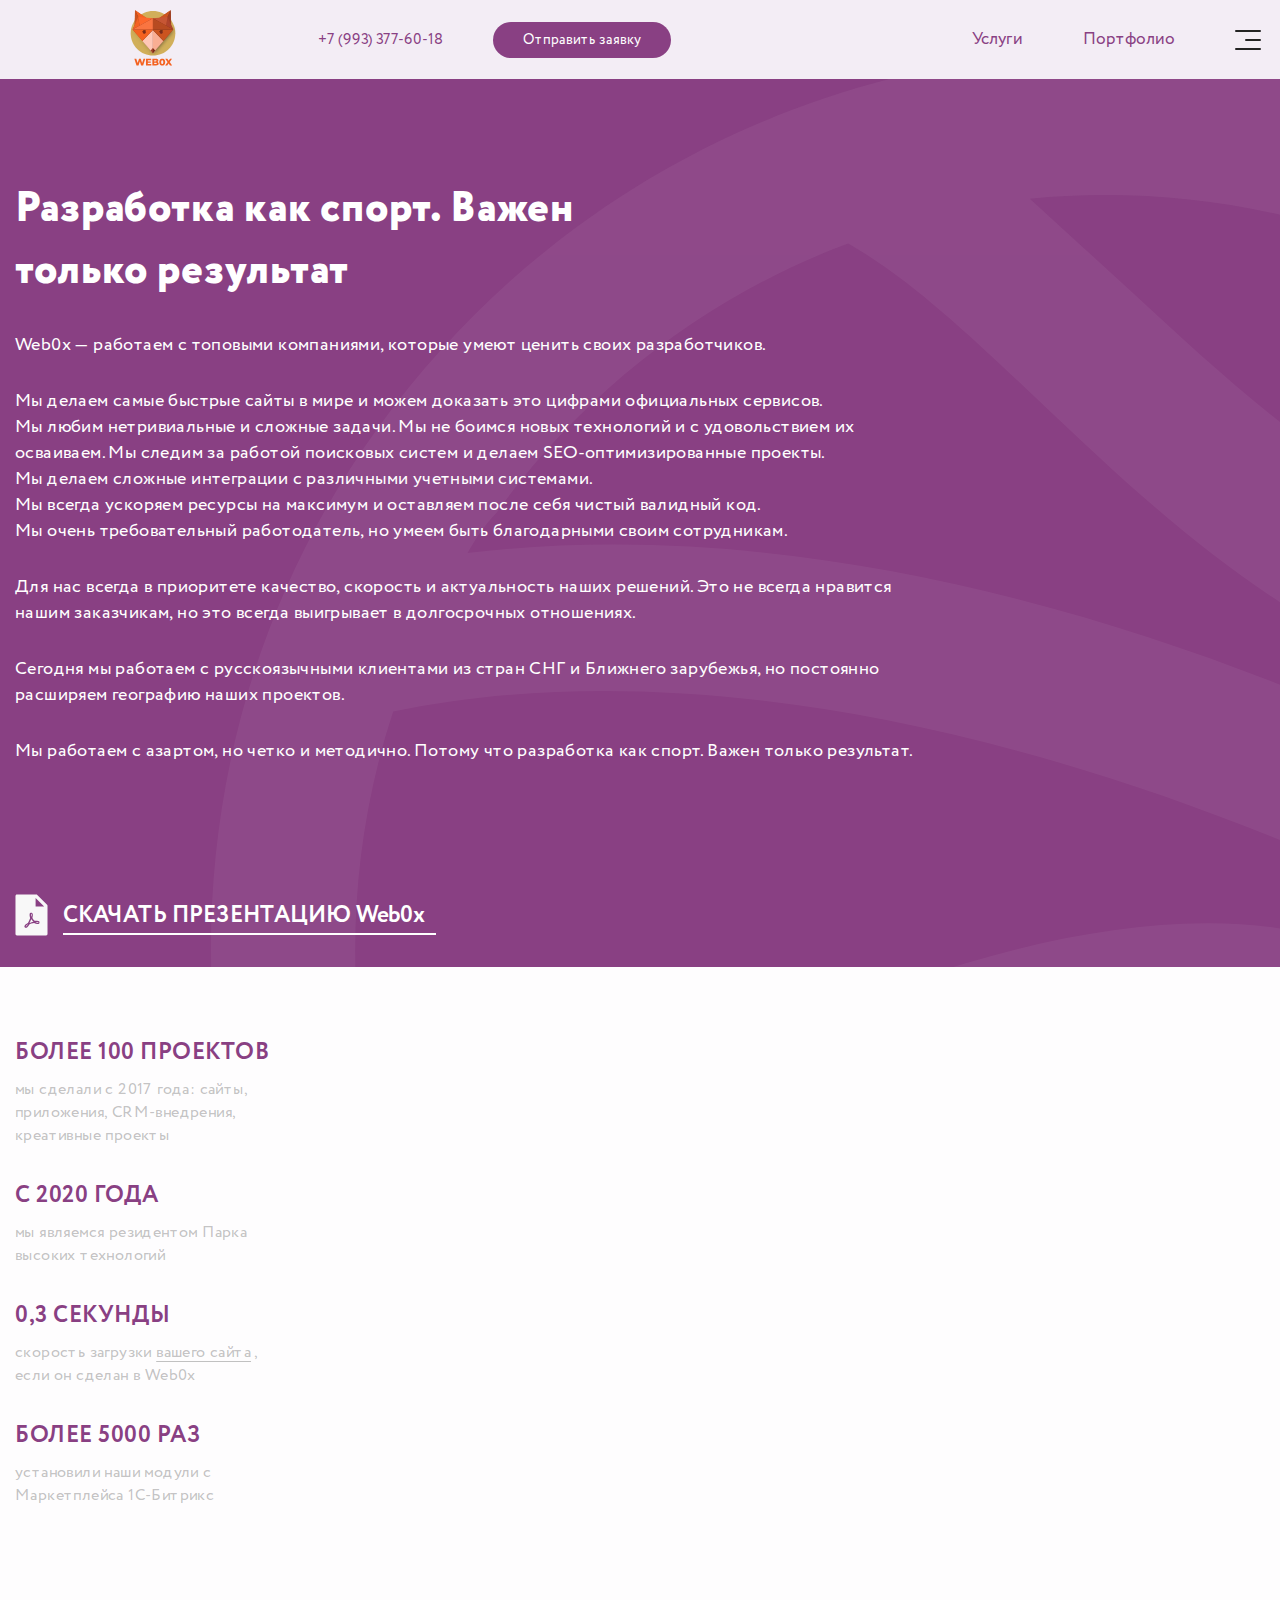
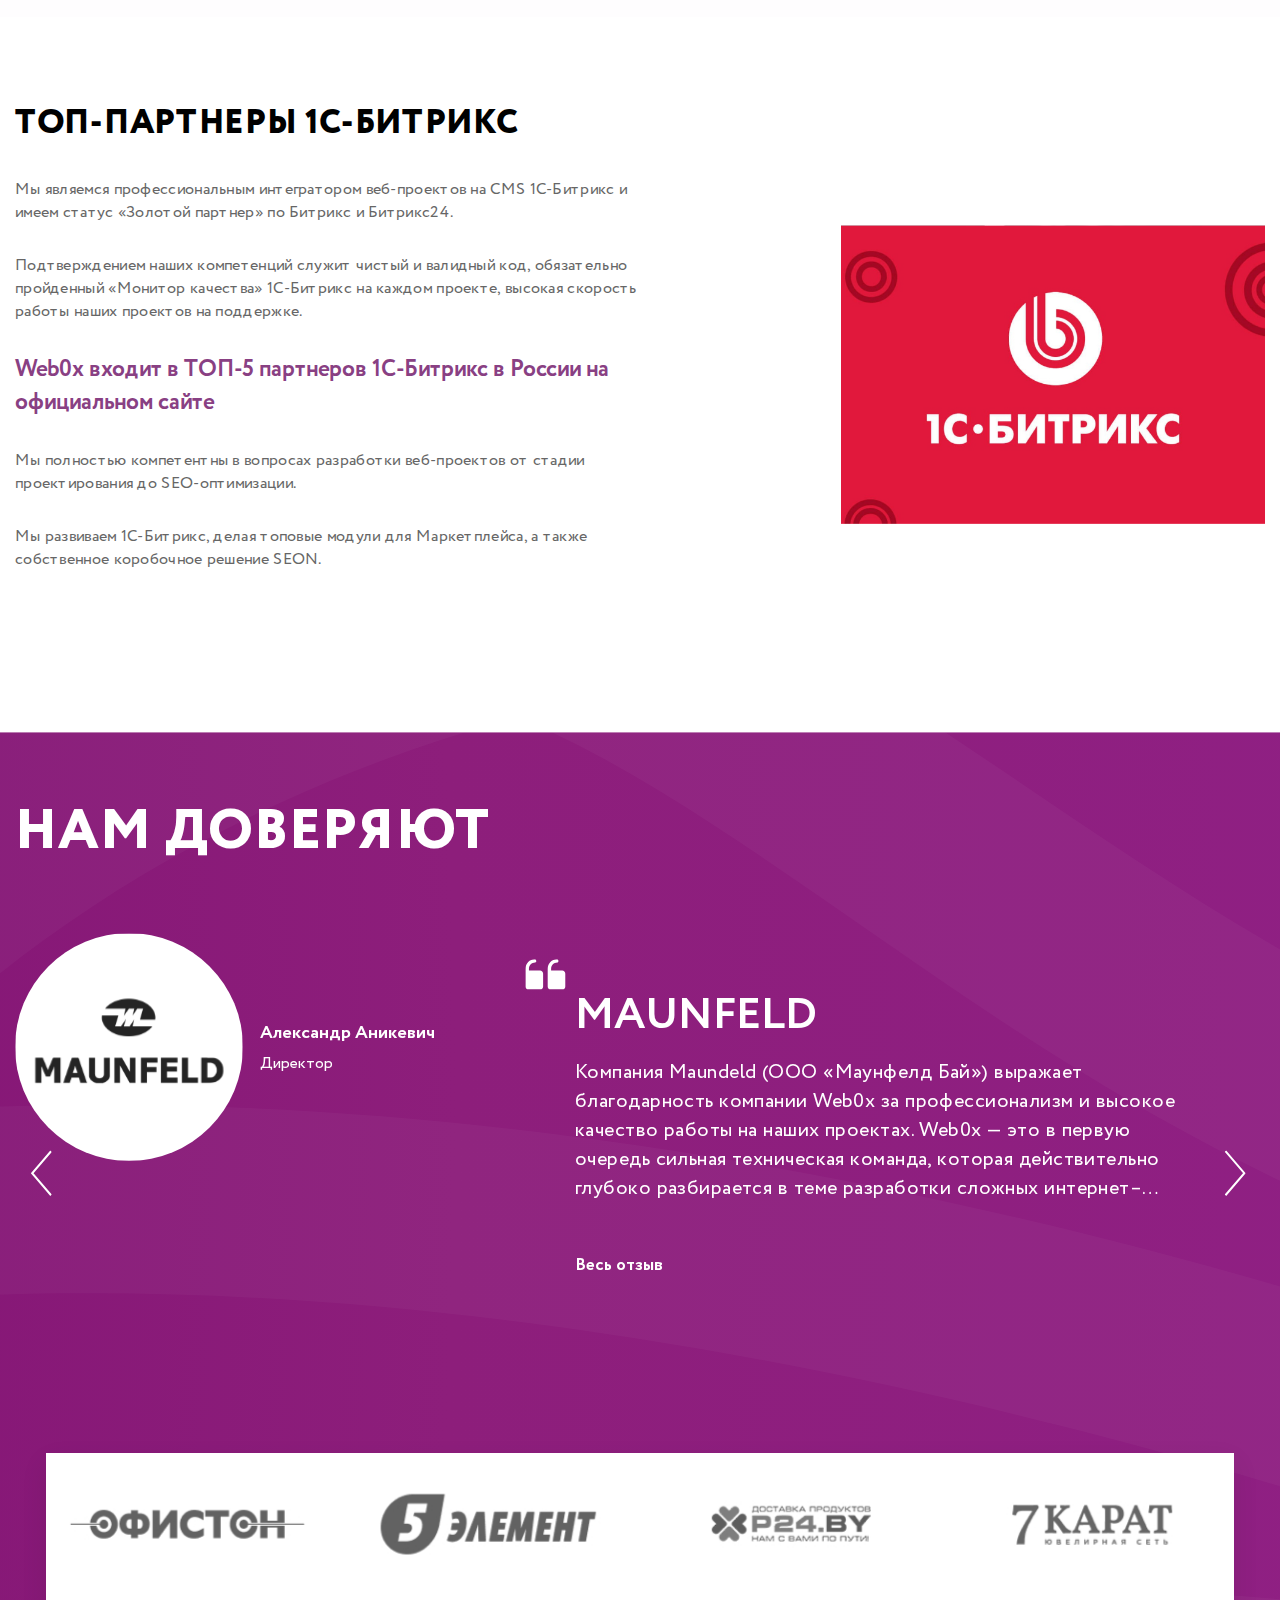
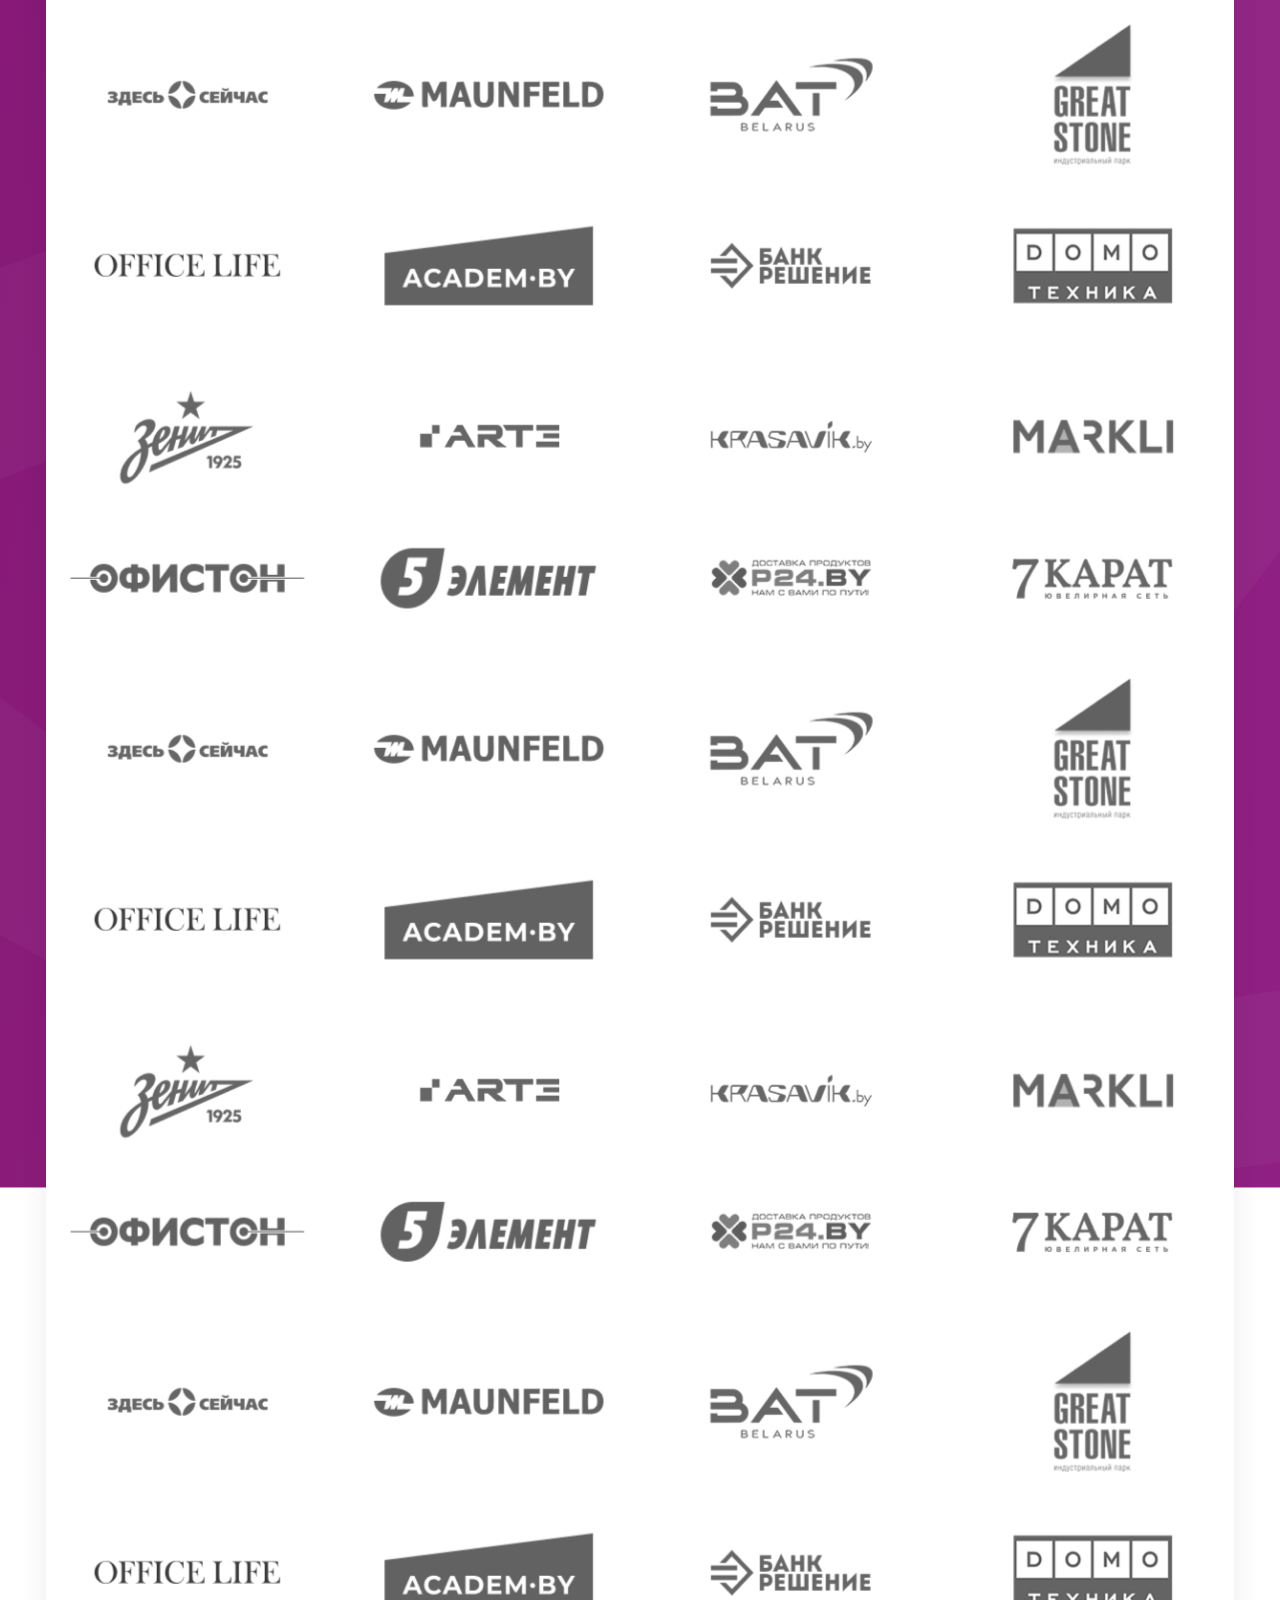
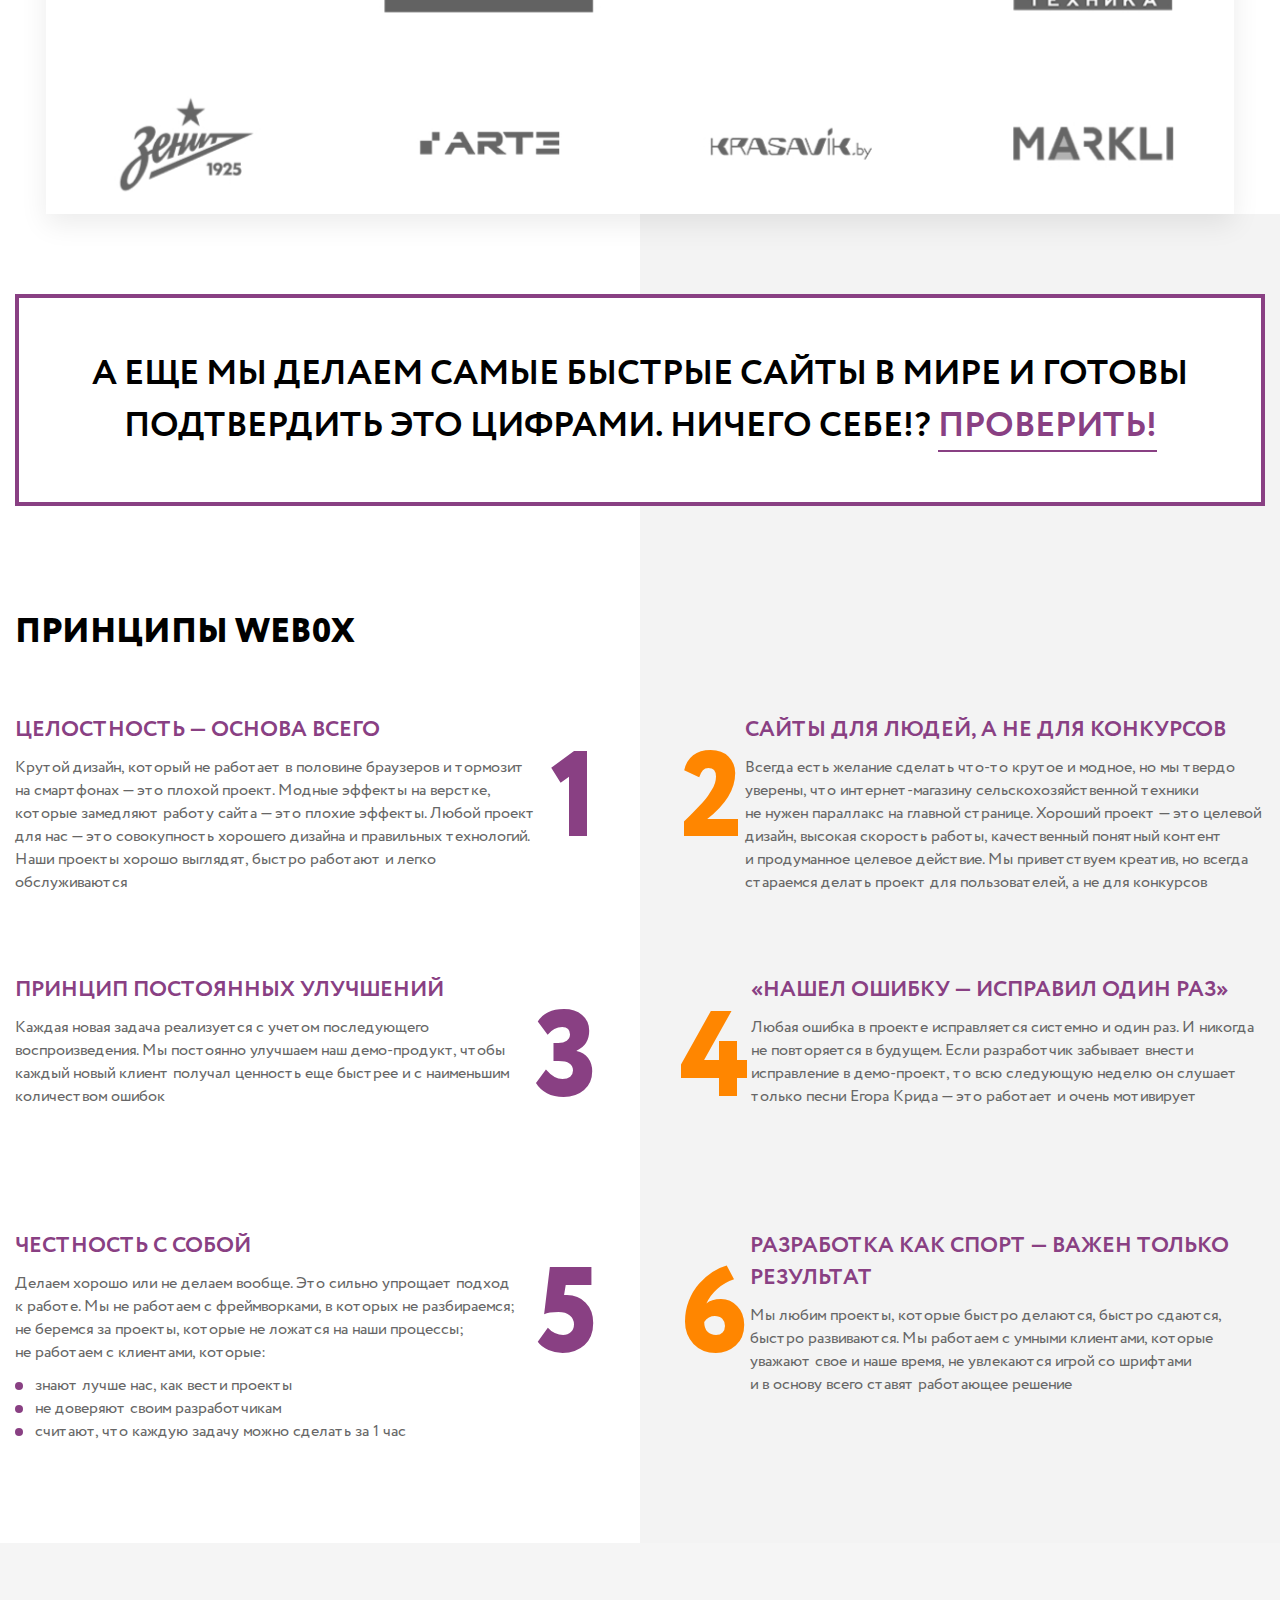
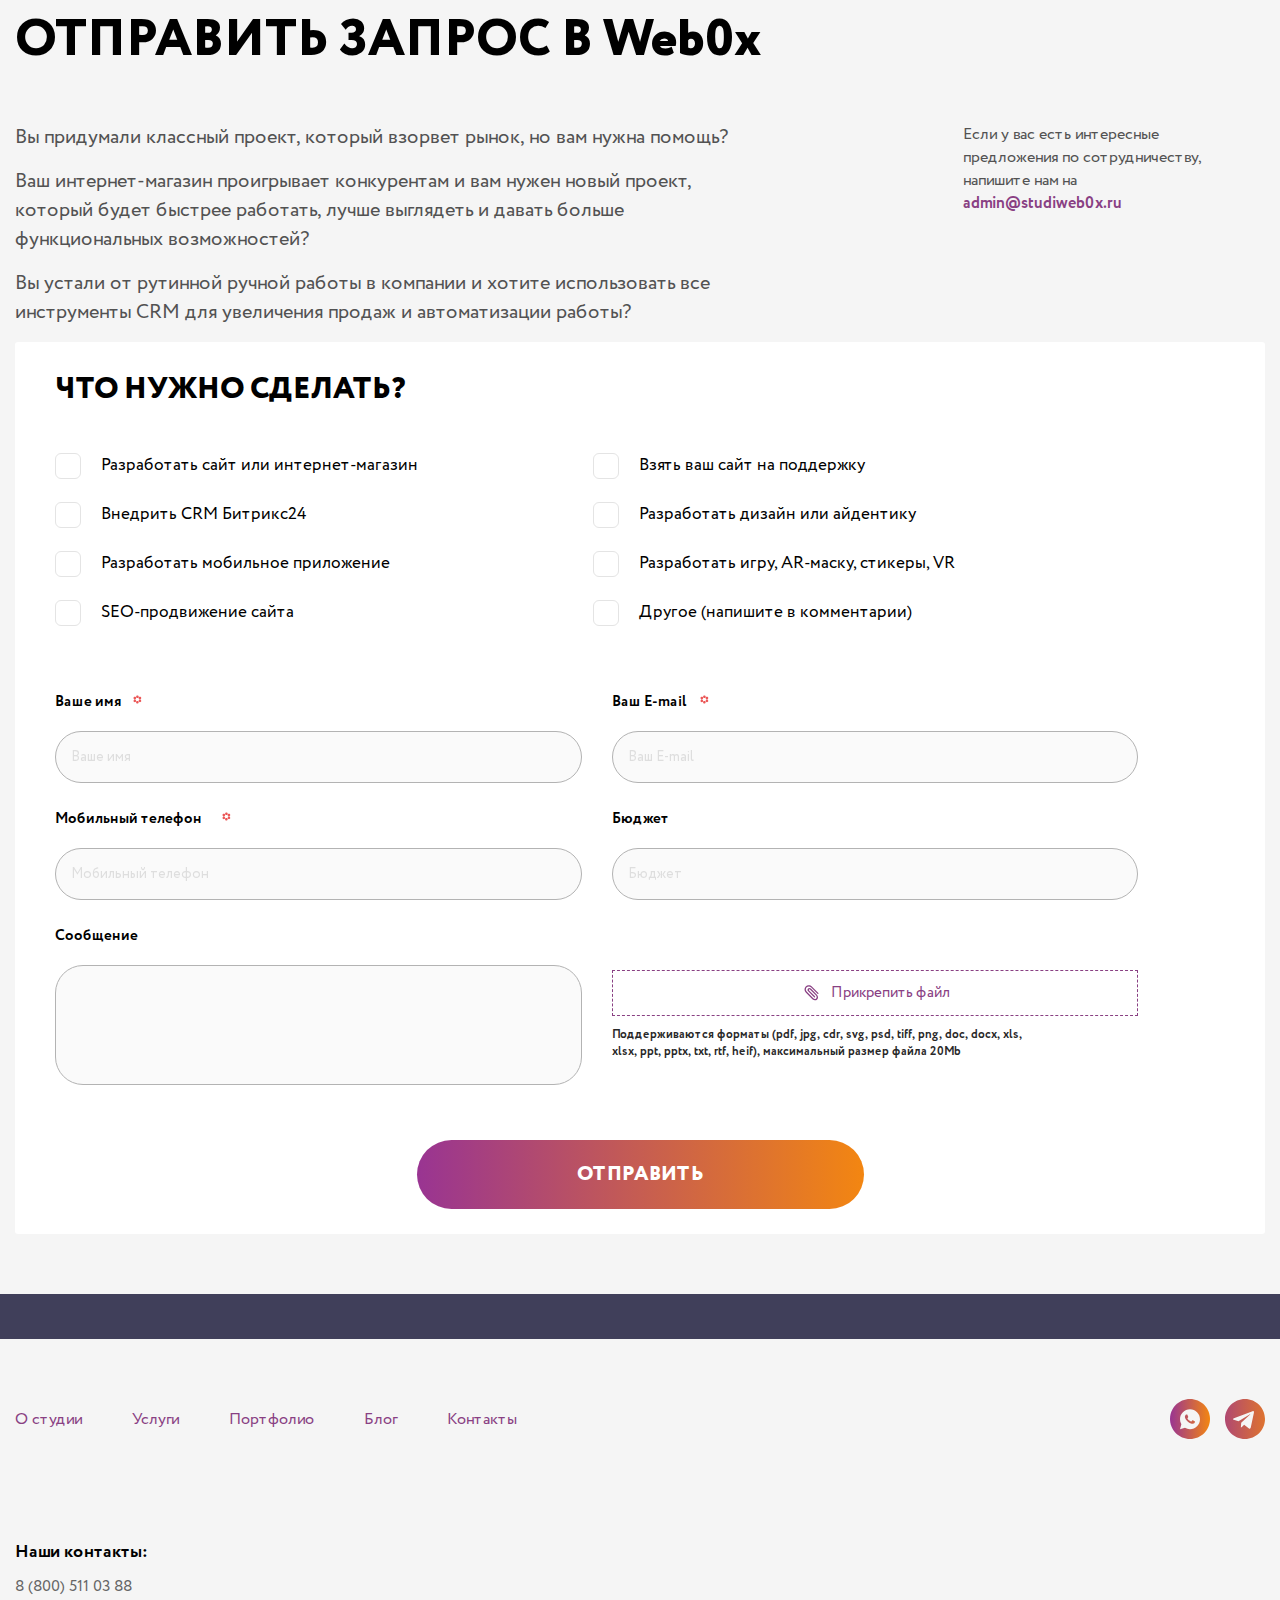
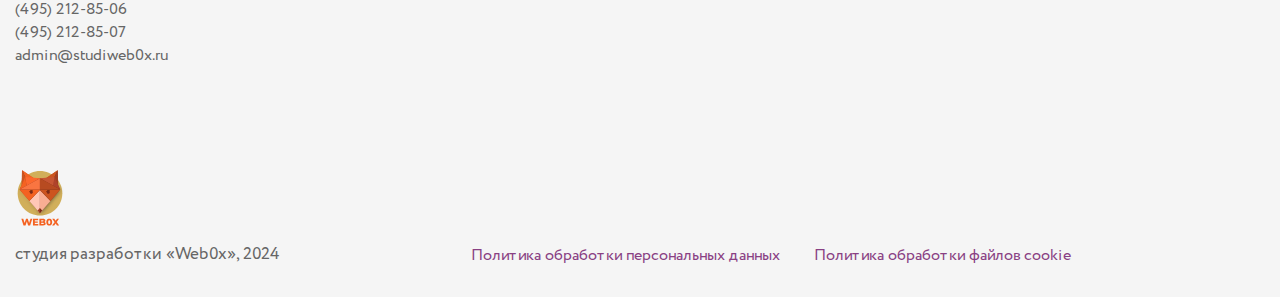
<file: about.html>
<!DOCTYPE html>
<html lang="en">
<head>
    <meta charset="UTF-8">
    <meta http-equiv="X-UA-Compatible" content="IE=edge">
    <meta name="viewport" content="width=device-width, initial-scale=1.0">
    <title>Shop</title>
    <link rel="preconnect" href="https://fonts.googleapis.com">
<link rel="preconnect" href="https://fonts.gstatic.com" crossorigin>
<link href="https://fonts.googleapis.com/css2?family=Inter:wght@100..900&family=Montserrat:ital,wght@0,800;1,800&display=swap" rel="stylesheet">
<link
  rel="stylesheet"
  href="https://cdn.jsdelivr.net/npm/swiper@11/swiper-bundle.min.css"
/>
    <link rel="stylesheet" href="./css/main.css">
</head>
<body>
<header class="header">
    <nav class="nav">
        <div class="nav__container">
        <div class="nav__left">  <a href="/main.html" class="logo__link"><img src="./img/header/Logo.svg" alt="" class="logo header__logo"></a>
            <a href="tel:+79933776018" class="header__link header__link-phone">+7 (993) 377-60-18</a>
            <a href="#application" class="header__application">Отправить заявку</a>
        </div>
        <div class="nav__right">
            <a href="#advantages" class="header__link header__link-service">Услуги</a>
            <a href="./portfolio.html" class="header__link header__link-portfolio">Портфолио</a>
            <div class="burger__box">
                <div class="burger__content">
                    <button class="burger__close-btn">закрыть</button>
                    <a href="#" class="burger__content-link">first link</a>
                    <a href="#" class="burger__content-link">second link</a>
                </div>
                <div class="burger">
                    <div class="burger__line"></div>
                    <div class="burger__line"></div>
                    <div class="burger__line"></div>
                </div>
            </div>
        </div>
    </div> 
    </nav>
    
    <div class="design">
        <div class="design__line design__line-1"></div>
        <div class="design__line design__line-2"></div>
        <div class="design__line design__line-3"></div>
        <div class="design__line design__line-4"></div>
        <div class="design__line design__line-5"></div>
        <div class="design__line design__line-6"></div>
        <div class="design__line design__line-7"></div>
    </div>
  <div class="about__content">
    <div class="container">
      <div class="about__content-inner">
        <div class="about__inner-left">
          <h2 class="about__title">
            Разработка как спорт. Важен только результат
          </h2>
          <div class="about__texts">
            <p class="about__text-item">
              Web0x — работаем с топовыми компаниями, которые умеют ценить
              своих разработчиков.
            </p>
            <p class="about__text-item">
              Мы делаем самые быстрые сайты в мире и можем доказать это
              цифрами официальных сервисов. <br />
              Мы любим нетривиальные и сложные задачи. Мы не боимся новых
              технологий и с удовольствием их осваиваем. Мы следим за
              работой поисковых систем и делаем SEO-оптимизированные
              проекты. <br />
              Мы делаем сложные интеграции с различными учетными системами.
              <br />
              Мы всегда ускоряем ресурсы на максимум и оставляем после себя
              чистый валидный код. <br />
              Мы очень требовательный работодатель, но умеем быть
              благодарными своим сотрудникам.
            </p>
            <p class="about__text-item">
              Для нас всегда в приоритете качество, скорость и актуальность
              наших решений. Это не всегда нравится нашим заказчикам, но это
              всегда выигрывает в долгосрочных отношениях.
            </p>
            <p class="about__text-item">
              Сегодня мы работаем с русскоязычными клиентами из стран СНГ и
              Ближнего зарубежья, но постоянно расширяем географию наших
              проектов.
            </p>
            <p class="about__text-item">
              Мы работаем с азартом, но четко и методично. Потому что
              разработка как спорт. Важен только результат.
            </p>
          </div>
          <div class="download__link">
            <img
              src="./img/about-header/pdf-icon.svg"
              alt=""
              class="pdf__icon"
            />
            <a href="#" class="download__link-text" download
              >Скачать презентацию <span>Web0x</span></a
            >
          </div>
        </div>
        <div class="about__right-bg"></div>
        <div class="about__inner-right">
          <ul class="about__achiev-list">
            <li class="about__achiev-item">
              <div class="achiev__item-title">Более 100 проектов</div>
              <div class="achiev__item-text">
                мы сделали с 2017 года: сайты, приложения, CRM-внедрения,
                креативные проекты
              </div>
            </li>
            <li class="about__achiev-item">
              <div class="achiev__item-title">с 2020 года</div>
              <div class="achiev__item-text">
                мы являемся резидентом Парка высоких технологий
              </div>
            </li>
            <li class="about__achiev-item">
              <div class="achiev__item-title">0,3 секунды</div>
              <div class="achiev__item-text">
                скорость загрузки
                <span>
                  <a href="#" class="achiev__item-text--link"
                    >вашего сайта</a
                  ></span
                >
                , если он сделан в Web0x
              </div>
            </li>
            <li class="about__achiev-item">
              <div class="achiev__item-title">более 5000 раз</div>
              <div class="achiev__item-text">
                установили наши модули с Маркетплейса 1С-Битрикс
              </div>
            </li>
          </ul>
        </div>
      </div>
    </div>
  </div>

</header>


   <!-- </header>  -->
   <section class="bitrix">
      <div class="container">
         <h3 class="bitrix__title">Топ-партнеры 1С-Битрикс</h3>
         <div class="bitrix__inner">
            <div class="bitrix__text-content">
               <p class="bitrix__text">Мы являемся профессиональным интегратором веб-проектов на CMS
                  1C-Битрикс и имеем статус «Золотой партнер» по Битрикс и
                  Битрикс24.</p>
               <p class="bitrix__text">Подтверждением наших компетенций служит чистый и валидный код,
                  обязательно пройденный «Монитор качества» 1С-Битрикс на каждом
                  проекте, высокая скорость работы наших проектов на поддержке.</p>
               <p class="bitrix__text-title">Web0x входит в ТОП-5 партнеров 1С-Битрикс
                  в России на официальном сайте</p>
               <p class="bitrix__text">Мы полностью компетентны в вопросах разработки веб-проектов от
                  стадии проектирования до SEO-оптимизации.</p>
               <p class="bitrix__text">Мы развиваем 1С-Битрикс, делая топовые модули для Маркетплейса, а
                  также собственное коробочное решение SEON.</p>
            </div>
            <img src="./img/about-header/bitrix.jpg" alt="" class="bitrix__img">
         </div>
      </div>
   </section>


    <section class="trust">
        <div class="trust__bg about__trust-bg"></div>
        <div class="container">
            <h3 class="trust__title">Нам доверяют</h3>
        <div class="swiper trust__comm-first">
            <div class="swiper-wrapper">
              <div class="swiper-slide trust__comm-slide">
                <div class="trust__comm-slide--start">
                    <div class="trust__comm-logo">
                        <img src="./img/trust/trust-comm-logo.svg" alt="" class="trust__logo-img">
                    </div>
                   <div class="trust__mini-text">
                    <p class="comm__start-title">Александр Аникевич</p>
                    <p class="comm__start-subtitle">Директор</p>
                   </div>
                </div>
                <div class="trust__comm-slide--end">
                    <div class="quotes__img-box">
                        <img class="quotes__img" src="./img/trust/quotes.svg" alt="">
                    </div>
                    <p class="comm__end-title">Maunfeld</p>
                    <p class="comm__end-text">Компания Maundeld (ООО «Маунфелд Бай») выражает
                        благодарность компании Web0x за профессионализм и высокое
                        качество работы на наших проектах. Web0x — это в первую
                        очередь сильная техническая команда, которая действительно
                        глубоко разбирается в теме разработки сложных интернет– <br>
                        Компания Maundeld (ООО «Маунфелд Бай») выражает
                        благодарность компании Web0x за профессионализм и высокое
                        качество работы на наших проектах. Web0x — это в первую
                        очередь сильная техническая команда, которая действительно
                        глубоко разбирается в теме разработки сложных интернет–</p>
                        <button class="comm__end-btn">Весь отзыв</button>
                </div>
              </div>
              <div class="swiper-slide trust__comm-slide">
                <div class="trust__comm-slide--start">
                    <div class="trust__comm-logo">
                        <img src="./img/trust/trust-comm-logo.svg" alt="" class="trust__logo-img">
                    </div>
                   <div class="trust__mini-text">
                    <p class="comm__start-title">Александр Аникевич</p>
                    <p class="comm__start-subtitle">Директор</p>
                   </div>
                </div>
                <div class="trust__comm-slide--end">
                    <div class="quotes__img-box">
                        <img class="quotes__img" src="./img/trust/quotes.svg" alt="">
                    </div>
                    <p class="comm__end-title">Maunfeld</p>
                    <p class="comm__end-text">Компания Maundeld (ООО «Маунфелд Бай») выражает
                        благодарность компании Web0x за профессионализм и высокое
                        качество работы на наших проектах. Web0x — это в первую
                        очередь сильная техническая команда, которая действительно
                        глубоко разбирается в теме разработки сложных интернет– <br>
                        Компания Maundeld (ООО «Маунфелд Бай») выражает
                        благодарность компании Web0x за профессионализм и высокое
                        качество работы на наших проектах. Web0x — это в первую
                        очередь сильная техническая команда, которая действительно
                        глубоко разбирается в теме разработки сложных интернет–</p>
                        <button class="comm__end-btn">Весь отзыв</button>
                </div>
              </div>
              <div class="swiper-slide trust__comm-slide">
                <div class="trust__comm-slide--start">
                    <div class="trust__comm-logo">
                        <img src="./img/trust/trust-comm-logo.svg" alt="" class="trust__logo-img">
                    </div>
                   <div class="trust__mini-text">
                    <p class="comm__start-title">Александр Аникевич</p>
                    <p class="comm__start-subtitle">Директор</p>
                   </div>
                </div>
                <div class="trust__comm-slide--end">
                    <div class="quotes__img-box">
                        <img class="quotes__img" src="./img/trust/quotes.svg" alt="">
                    </div>
                    <p class="comm__end-title">Maunfeld</p>
                    <p class="comm__end-text">Компания Maundeld (ООО «Маунфелд Бай») выражает
                        благодарность компании Web0x за профессионализм и высокое
                        качество работы на наших проектах. Web0x — это в первую
                        очередь сильная техническая команда, которая действительно
                        глубоко разбирается в теме разработки сложных интернет– <br>
                        Компания Maundeld (ООО «Маунфелд Бай») выражает
                        благодарность компании Web0x за профессионализм и высокое
                        качество работы на наших проектах. Web0x — это в первую
                        очередь сильная техническая команда, которая действительно
                        глубоко разбирается в теме разработки сложных интернет–</p>
                        <button class="comm__end-btn">Весь отзыв</button>
                </div>
              </div>
              <div class="swiper-slide trust__comm-slide">
                <div class="trust__comm-slide--start">
                    <div class="trust__comm-logo">
                        <img src="./img/trust/trust-comm-logo.svg" alt="" class="trust__logo-img">
                    </div>
                   <div class="trust__mini-text">
                    <p class="comm__start-title">Александр Аникевич</p>
                    <p class="comm__start-subtitle">Директор</p>
                   </div>
                </div>
                <div class="trust__comm-slide--end">
                    <div class="quotes__img-box">
                        <img class="quotes__img" src="./img/trust/quotes.svg" alt="">
                    </div>
                    <p class="comm__end-title">Maunfeld</p>
                    <p class="comm__end-text">Компания Maundeld (ООО «Маунфелд Бай») выражает
                        благодарность компании Web0x за профессионализм и высокое
                        качество работы на наших проектах. Web0x — это в первую
                        очередь сильная техническая команда, которая действительно
                        глубоко разбирается в теме разработки сложных интернет– <br>
                        Компания Maundeld (ООО «Маунфелд Бай») выражает
                        благодарность компании Web0x за профессионализм и высокое
                        качество работы на наших проектах. Web0x — это в первую
                        очередь сильная техническая команда, которая действительно
                        глубоко разбирается в теме разработки сложных интернет–</p>
                        <button class="comm__end-btn">Весь отзыв</button>
                </div>
              </div>
            </div>
            <div class="swiper-button-next"></div>
            <div class="swiper-button-prev"></div>
          </div>


          <div class="trust__companies">
            <div class="trust__slider">
                <div class="trust__slide">
                    <img class="trust__slide-img" src="./img/trust/ofiston.jpg" alt="">
                    <img class="trust__slide-img" src="./img/trust/5-element.jpg" alt="">
                    <img class="trust__slide-img" src="./img/trust/p24.jpg" alt="">
                    <img class="trust__slide-img" src="./img/trust/7carat.jpg" alt="">
                    <img class="trust__slide-img" src="./img/trust/now-now.jpg" alt="">
                    <img class="trust__slide-img" src="./img/trust/maunfeld.jpg" alt="">
                    <img class="trust__slide-img" src="./img/trust/bat.jpg" alt="">
                    <img class="trust__slide-img" src="./img/trust/great-stone.jpg" alt="">
                    <img class="trust__slide-img" src="./img/trust/office-life.jpg" alt="">
                    <img class="trust__slide-img" src="./img/trust/academy-by.jpg" alt="">
                    <img class="trust__slide-img" src="./img/trust/bank.jpg" alt="">
                    <img class="trust__slide-img" src="./img/trust/fomo-tech.jpg" alt="">
                    <img class="trust__slide-img" src="./img/trust/zenit.jpg" alt="">
                    <img class="trust__slide-img" src="./img/trust/parte.jpg" alt="">
                    <img class="trust__slide-img" src="./img/trust/krasavik.jpg" alt="">
                    <img class="trust__slide-img" src="./img/trust/markli.jpg" alt="">
                </div>
                <div class="trust__slide">
                    <img class="trust__slide-img" src="./img/trust/ofiston.jpg" alt="">
                    <img class="trust__slide-img" src="./img/trust/5-element.jpg" alt="">
                    <img class="trust__slide-img" src="./img/trust/p24.jpg" alt="">
                    <img class="trust__slide-img" src="./img/trust/7carat.jpg" alt="">
                    <img class="trust__slide-img" src="./img/trust/now-now.jpg" alt="">
                    <img class="trust__slide-img" src="./img/trust/maunfeld.jpg" alt="">
                    <img class="trust__slide-img" src="./img/trust/bat.jpg" alt="">
                    <img class="trust__slide-img" src="./img/trust/great-stone.jpg" alt="">
                    <img class="trust__slide-img" src="./img/trust/office-life.jpg" alt="">
                    <img class="trust__slide-img" src="./img/trust/academy-by.jpg" alt="">
                    <img class="trust__slide-img" src="./img/trust/bank.jpg" alt="">
                    <img class="trust__slide-img" src="./img/trust/fomo-tech.jpg" alt="">
                    <img class="trust__slide-img" src="./img/trust/zenit.jpg" alt="">
                    <img class="trust__slide-img" src="./img/trust/parte.jpg" alt="">
                    <img class="trust__slide-img" src="./img/trust/krasavik.jpg" alt="">
                    <img class="trust__slide-img" src="./img/trust/markli.jpg" alt="">
                </div>
                <div class="trust__slide">
                    <img class="trust__slide-img" src="./img/trust/ofiston.jpg" alt="">
                    <img class="trust__slide-img" src="./img/trust/5-element.jpg" alt="">
                    <img class="trust__slide-img" src="./img/trust/p24.jpg" alt="">
                    <img class="trust__slide-img" src="./img/trust/7carat.jpg" alt="">
                    <img class="trust__slide-img" src="./img/trust/now-now.jpg" alt="">
                    <img class="trust__slide-img" src="./img/trust/maunfeld.jpg" alt="">
                    <img class="trust__slide-img" src="./img/trust/bat.jpg" alt="">
                    <img class="trust__slide-img" src="./img/trust/great-stone.jpg" alt="">
                    <img class="trust__slide-img" src="./img/trust/office-life.jpg" alt="">
                    <img class="trust__slide-img" src="./img/trust/academy-by.jpg" alt="">
                    <img class="trust__slide-img" src="./img/trust/bank.jpg" alt="">
                    <img class="trust__slide-img" src="./img/trust/fomo-tech.jpg" alt="">
                    <img class="trust__slide-img" src="./img/trust/zenit.jpg" alt="">
                    <img class="trust__slide-img" src="./img/trust/parte.jpg" alt="">
                    <img class="trust__slide-img" src="./img/trust/krasavik.jpg" alt="">
                    <img class="trust__slide-img" src="./img/trust/markli.jpg" alt="">
                </div>
            </div>
          </div>
         

        </div>



        </section>

        <section class="principles">
         <div class="container">
            <div class="principles__quote">
               а ЕЩЕ МЫ ДЕЛАЕМ САМЫЕ БЫСТРЫЕ САЙТЫ В МИРЕ И ГОТОВЫ
               ПОДТВЕРДИТЬ ЭТО ЦИФРАМИ. НИЧЕГО СЕБЕ!? <a href="#" class="principles__quote-link"> пРОВЕРИТЬ!</a>
            </div>
            <div class="principles__content">
               <div class="principles__title">принципы Web0x</div>
               <ul class="principles__list">
                  <li class="principles__list-item ">
                     <div class="principles__item-content">
                     <div class="principles__item-title">Целостность — основа всего</div>
                     <div class="principles__item-text">Крутой дизайн, который не работает в половине браузеров
                        и тормозит на смартфонах — это плохой проект. Модные эффекты
                        на верстке, которые замедляют работу сайта — это плохие
                        эффекты. Любой проект для нас — это совокупность хорошего
                        дизайна и правильных технологий. Наши проекты хорошо выглядят,
                        быстро работают и легко обслуживаются</div>
                     </div>
                     <div class="principles__item-count ">
                        1
                     </div>
                  </li>
                  <li class="principles__list-item ">
                     <div class="principles__item-content">
                     <div class="principles__item-title">Сайты для людей, а не для конкурсов</div>
                     <div class="principles__item-text">Всегда есть желание сделать что-то крутое и модное, но мы твердо
                        уверены, что интернет-магазину сельскохозяйственной техники
                        не нужен параллакс на главной странице. Хороший проект — это
                        целевой дизайн, высокая скорость работы, качественный понятный
                        контент и продуманное целевое действие. Мы приветствуем
                        креатив, но всегда стараемся делать проект для пользователей,
                        а не для конкурсов</div>
                     </div>
                     <div class="principles__item-count principles__item-count--even">
                       2
                     </div>
                  </li>
                  <li class="principles__list-item ">
                     <div class="principles__item-content">
                     <div class="principles__item-title">Принцип постоянных улучшений</div>
                     <div class="principles__item-text">Каждая новая задача реализуется с учетом последующего
                        воспроизведения. Мы постоянно улучшаем наш демо-продукт,
                        чтобы каждый новый клиент получал ценность еще быстрее
                        и с наименьшим количеством ошибок</div>
                     </div>
                     <div class="principles__item-count ">
                       3
                     </div>
                  </li>
                  <li class="principles__list-item ">
                     <div class="principles__item-content">
                     <div class="principles__item-title">«Нашел ошибку — исправил один раз»</div>
                     <div class="principles__item-text">Любая ошибка в проекте исправляется системно и один раз.
                        И никогда не повторяется в будущем. Если разработчик забывает
                        внести исправление в демо-проект, то всю следующую неделю
                        он слушает только песни Егора Крида — это работает и очень
                        мотивирует</div>
                     </div>
                     <div class="principles__item-count principles__item-count--even">
                       4
                     </div>
                  </li>
                  <li class="principles__list-item ">
                     <div class="principles__item-content">
                     <div class="principles__item-title">Честность с собой</div>
                     <div class="principles__item-text">Делаем хорошо или не делаем вообще. Это сильно упрощает
                        подход к работе. Мы не работаем с фреймворками, в которых
                        не разбираемся; не беремся за проекты, которые не ложатся
                        на наши процессы; не работаем с клиентами, которые:</div>
                        <ul class="principles__item-sublist">
                           <li class="principles__sublist-item">знают лучше нас, как вести проекты</li>
                           <li class="principles__sublist-item">не доверяют своим разработчикам</li>
                           <li class="principles__sublist-item">считают, что каждую задачу можно сделать за 1 час</li>
                        </ul>
                     </div>
                     <div class="principles__item-count ">
                       5
                     </div>
                  </li>
                  <li class="principles__list-item ">
                     <div class="principles__item-content">
                     <div class="principles__item-title">Разработка как спорт — важен только
                        результат</div>
                     <div class="principles__item-text">Мы любим проекты, которые быстро делаются, быстро сдаются,
быстро развиваются. Мы работаем с умными клиентами, которые
уважают свое и наше время, не увлекаются игрой со шрифтами
и в основу всего ставят работающее решение</div>
                     </div>
                     <div class="principles__item-count principles__item-count--even">
                       6
                     </div>
                  </li>
               </ul>
            </div>
         </div>
        </section>
    



    <section id="application" class="application">
        <div class="container">
            <h2 class="application__title">
                Отправить запрос в <span> Web0x</span>
            </h2>
            <div class="application__inner">
                <div class="application__text">
                    <div class="text__top" >
                    <p class="application__main-text">Вы придумали классный проект, который
                        взорвет рынок, но вам нужна помощь?</p>
                    <p class="application__main-text">Ваш интернет-магазин проигрывает
                        конкурентам и вам нужен новый проект,
                        который будет быстрее работать, лучше
                        выглядеть и давать больше функциональных
                        возможностей?</p>
                    <p class="application__main-text">Вы устали от рутинной ручной работы
                        в компании и хотите использовать все
                        инструменты CRM для увеличения продаж
                        и автоматизации работы?</p>
                    </div>
                        <div class="text__bottom">
                        <p class="application__text-mail">Если у вас есть интересные предложения по
                            сотрудничеству, напишите нам на </p>
                            <a href="mailto:admin@studiweb0x.ru" class="applicatiob__text-link">admin@studiweb0x.ru</a>
                        </div>
                </div>

                <form action="./form.php" id="applicationForm" class="application__form" method="post">
                    <div class="form__title">Что нужно сделать?</div>
                    <ul class="inputs__checkbox">
                        <li class="inputs__checkbox-item">
                           
                            <label for="create-site" class="inputs__label">
                                <input id="create-site" type="checkbox" class="input__checkbox-point" name="create-site">
                                <span class="custom-checkbox"></span>
                                Разработать сайт или интернет-магазин
                            </label>
                        </li>
                        <li class="inputs__checkbox-item">
                            <label for="site-support" class="inputs__label">
                                <input id="site-support" type="checkbox" class="input__checkbox-point" name="support">
                                <span class="custom-checkbox"></span>
                                Взять ваш сайт на поддержку
                            </label>
                        </li>
                        <li class="inputs__checkbox-item">
                            <label for="CRM" class="inputs__label">
                                <input id="CRM" type="checkbox" class="input__checkbox-point" name="implement-crn">
                                <span class="custom-checkbox"></span>
                                Внедрить CRM Битрикс24
                            </label>
                        </li>
                        <li class="inputs__checkbox-item">
                            <label for="design" class="inputs__label">
                                <input id="design" type="checkbox" class="input__checkbox-point" name="create-design">
                                 <span class="custom-checkbox"></span>
                                Разработать дизайн или айдентику
                            </label>
                        </li>
                        <li class="inputs__checkbox-item">
                            <label for="mobile" class="inputs__label">
                                <input id="mobile" type="checkbox" class="input__checkbox-point" name="mobile-app">
                                 <span class="custom-checkbox"></span>
                                Разработать мобильное приложение
                            </label>
                        </li>
                        <li class="inputs__checkbox-item">
                            <label for="game" class="inputs__label">
                                <input id="game" type="checkbox" class="input__checkbox-point" name="game">
                                 <span class="custom-checkbox"></span>
                                Разработать игру, AR-маску, стикеры, VR
                            </label>
                        </li>
                        <li class="inputs__checkbox-item">
                            <label for="seo" class="inputs__label">
                                <input id="seo" type="checkbox" class="input__checkbox-point" name="seo">
                                 <span class="custom-checkbox"></span>
                                SEO-продвижение сайта
                            </label>
                        </li>
                        <li class="inputs__checkbox-item">
                            <label for="another" class="inputs__label">
                                <input id="another" type="checkbox" class="input__checkbox-point" name="another">
                                 <span class="custom-checkbox"></span>
                                Другое (напишите в комментарии)
                            </label>
                        </li>
                    </ul>



                    <ul class="text__inputs-list">
                        <li class="text__input-item">
                            <div class="text__input-title text__input-title--star">Ваше имя </div>
                            <input type="text" class="text-input" name="name"  placeholder="Ваше имя" required>
                        </li>
                        <li class="text__input-item">
                            <div class="text__input-title  text__input-title--star">Ваш E-mail </div>
                            <input type="email" class="text-input" name="email" placeholder="Ваш E-mail" required>
                        </li>
                        <li class="text__input-item">
                            <div class="text__input-title  text__input-title--bigstar">Мобильный телефон </div>
                            <input data-tel-input type="tel" class="text-input" name="mobile" placeholder="Мобильный телефон" required>
                        </li>
                        <li class="text__input-item">
                            <div class="text__input-title">Бюджет</div>
                            <input type="text" class="text-input" name="budget" placeholder="Бюджет">
                        </li>
                        <li class="text__input-item">
                            <div class="text__input-title">Сообщение</div>
                            <textarea class="message__area" name="message"  id="message-area"></textarea>
                        </li>
                       
                        <li class="text__input-item">
                            <label class="file__label" for="file">
                                <img src="./img/application/screpka.svg" alt="" class="file__decor">
                                Прикрепить  файл</label>
                                <input id="file" type="file" name="file[]" class="file__input" multiple accept=".pdf,.jpg,.cdr,.svg,.psd,.tiff,.png,.doc,.docx,.xls,.xlsx,.ppt,.pptx,.txt,.rtf,.heif" data-multiple-caption="{count} файлов Bыбpaнo" maxlength="20971520">
                            <div class="text__input-title text__input-file">Поддерживаются форматы (pdf, jpg, cdr, svg, psd, tiff, png, doc, docx, xls, <br>
                                xlsx, ppt, pptx, txt, rtf, heif), максимальный размер файла 20Mb</div>
                        </li>
                        <button type="submit" class="form__btn">Отправить</button>
                    </ul>
                </form>


            </div>
        </div>
    </section>

    <footer class="footer">
        <div class="container">
            <div class="footer__inner">
                <ul class="footer__links">
                    <li class="footer__links-item">
                        <a href="./about.html" class="footer__links-link">О студии</a>
                    </li>
                    <li class="footer__links-item">
                        <a href="#advantages" class="footer__links-link">Услуги</a>
                    </li>
                    <li class="footer__links-item">
                        <a href="./portfolio.html" class="footer__links-link">Портфолио</a>
                    </li>
                    <li class="footer__links-item">
                        <a href="./blog.html" class="footer__links-link">Блог</a>
                    </li>
                    <li class="footer__links-item">
                        <a href="./contacts.html" class="footer__links-link">Контакты</a>
                    </li>
                    <div class="footer__icons-box">
                    <li class="footer__links-item footer__links-icon">
                        <a href="#" class="footer__links-link">
                            <img src="./img/footer/whatsapp.svg" alt="" class="footer__links-icon">
                        </a>
                    </li>
                    <li class="footer__links-item">
                        <a href="#" class="footer__links-link">
                            <img src="./img/footer/telegram.svg" alt="" class="footer__links-icon">
                        </a>
                    </li>
                </div>
                </ul>

                <ul class="footer__contacts">
                    <li class="footer__contacts-item contacts__item-title">Наши контакты:</li>
                    <li class="footer__contacts-item">
                        <a href="tel:88005110388" class="footer__contacts-link">8 (800) 511 03 88</a>
                    </li>
                    <li class="footer__contacts-item">
                        <a href="tel:4952128506" class="footer__contacts-link">(495) 212-85-06</a>
                    </li>
                    <li class="footer__contacts-item">
                        <a href="tel:4952128507" class="footer__contacts-link">(495) 212-85-07</a>
                    </li>
                    <li class="footer__contacts-item">
                        <a href="mailto:admin@studiweb0x.ru" class="footer__contacts-link">admin@studiweb0x.ru</a>
                    </li>
                </ul>

                <ul class="footer__bottom">
                    <li class="footer__bottom-item">
                        <a href="./main.html" class="logo__link">
                        <img src="./img/header/Logo.svg" alt="" class="footer__logo"></a>
                        <p class="footer__bottom-text">студия разработки «Web0x», 2024</p>
                    </li>
                    <li class="footer__bottom-item footer__bottom-item--links">
                        <a href="#" class="footer__bottom-link">Политика обработки персональных данных</a>
                        <a href="#" class="footer__bottom-link">Политика обработки файлов cookie</a>
                    
                    </li>
                </ul>
            </div>
        </div>
    </footer> 
    <script src="https://code.jquery.com/jquery-3.7.1.js" integrity="sha256-eKhayi8LEQwp4NKxN+CfCh+3qOVUtJn3QNZ0TciWLP4=" crossorigin="anonymous"></script>
    <script src="https://code.jquery.com/jquery-3.7.1.min.js" integrity="sha256-/JqT3SQfawRcv/BIHPThkBvs0OEvtFFmqPF/lYI/Cxo=" crossorigin="anonymous"></script>
    <script src="./js/slick.min.js"></script>
    <script src="./libs/phoneMask/mask.js"></script>
    <script src="./libs/phoneMask/mask_list.js"></script>
  
    <script src="https://cdn.jsdelivr.net/npm/swiper@11/swiper-bundle.min.js"></script>
    <!-- <script src="./js/main.js"></script> -->
    <script src="./js/form.js"></script>
    <script src="./js/slides.js"></script>

</body>
</html>
</file>
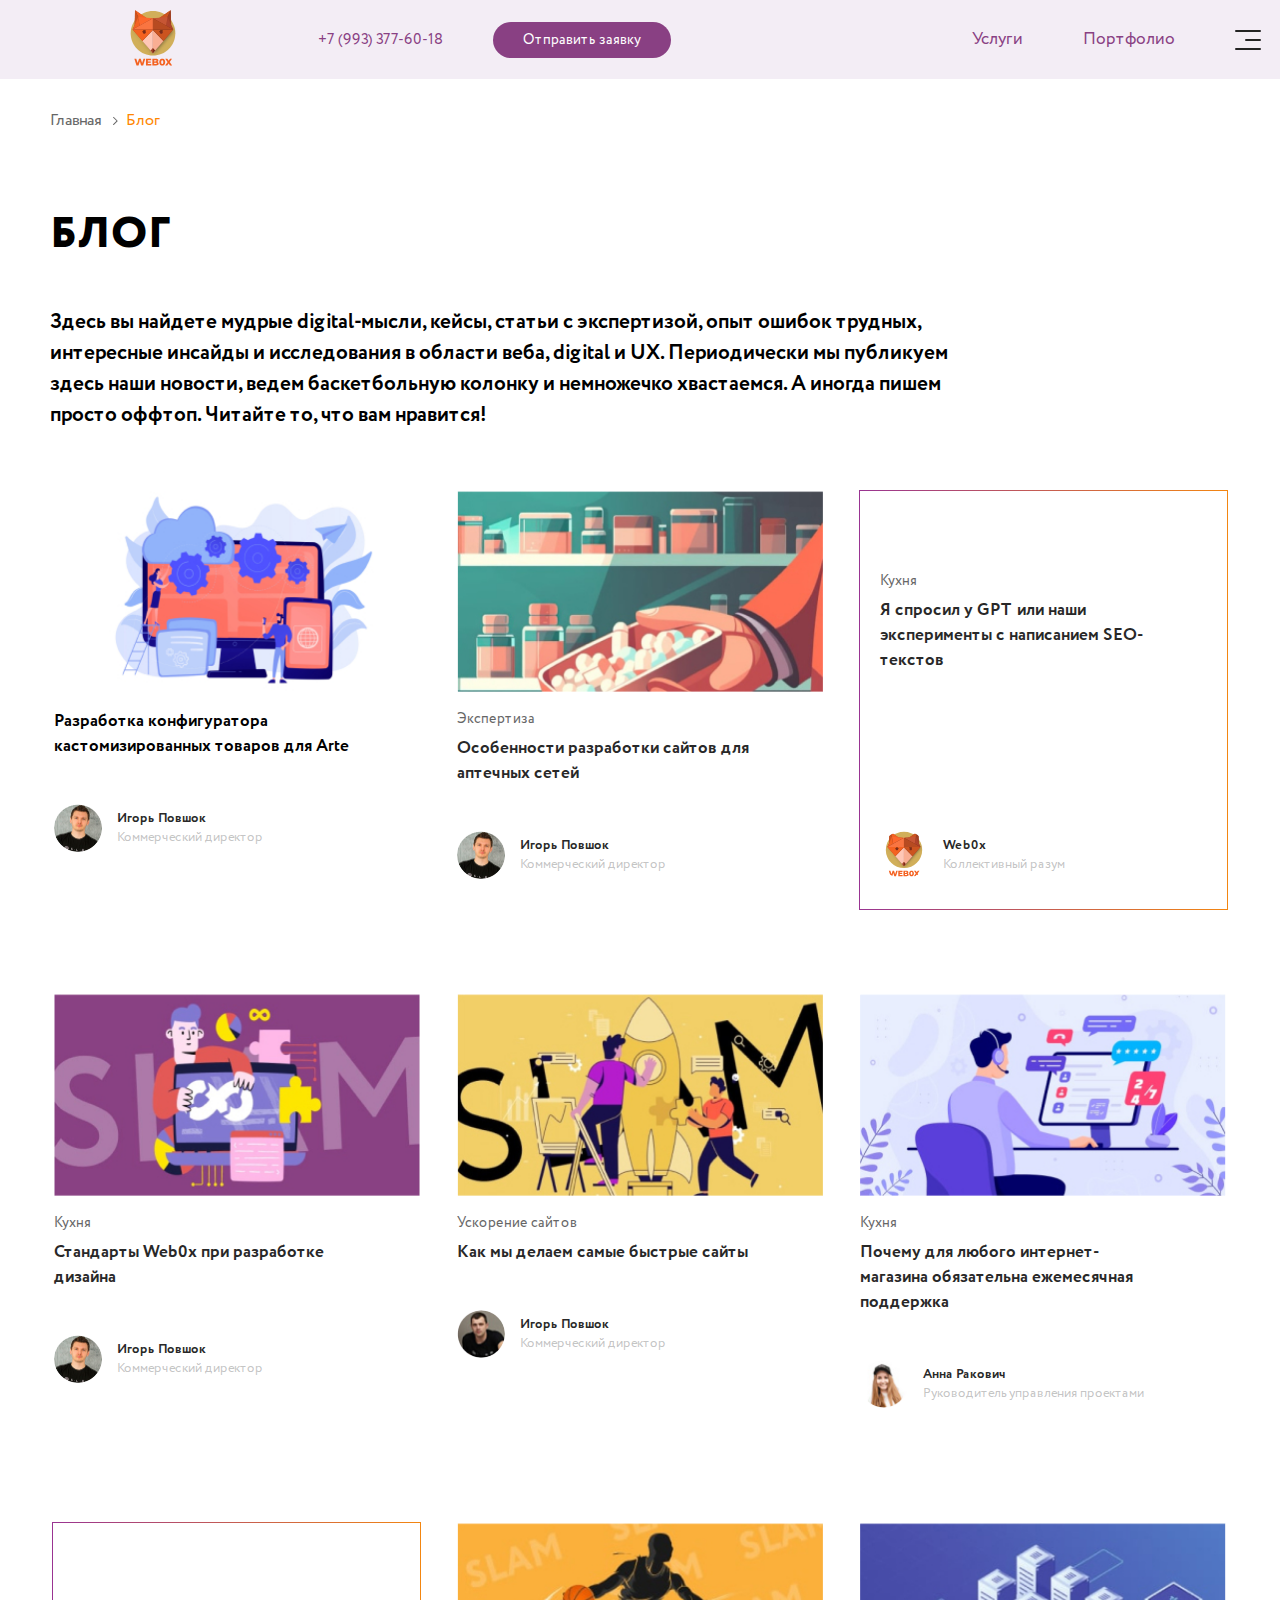
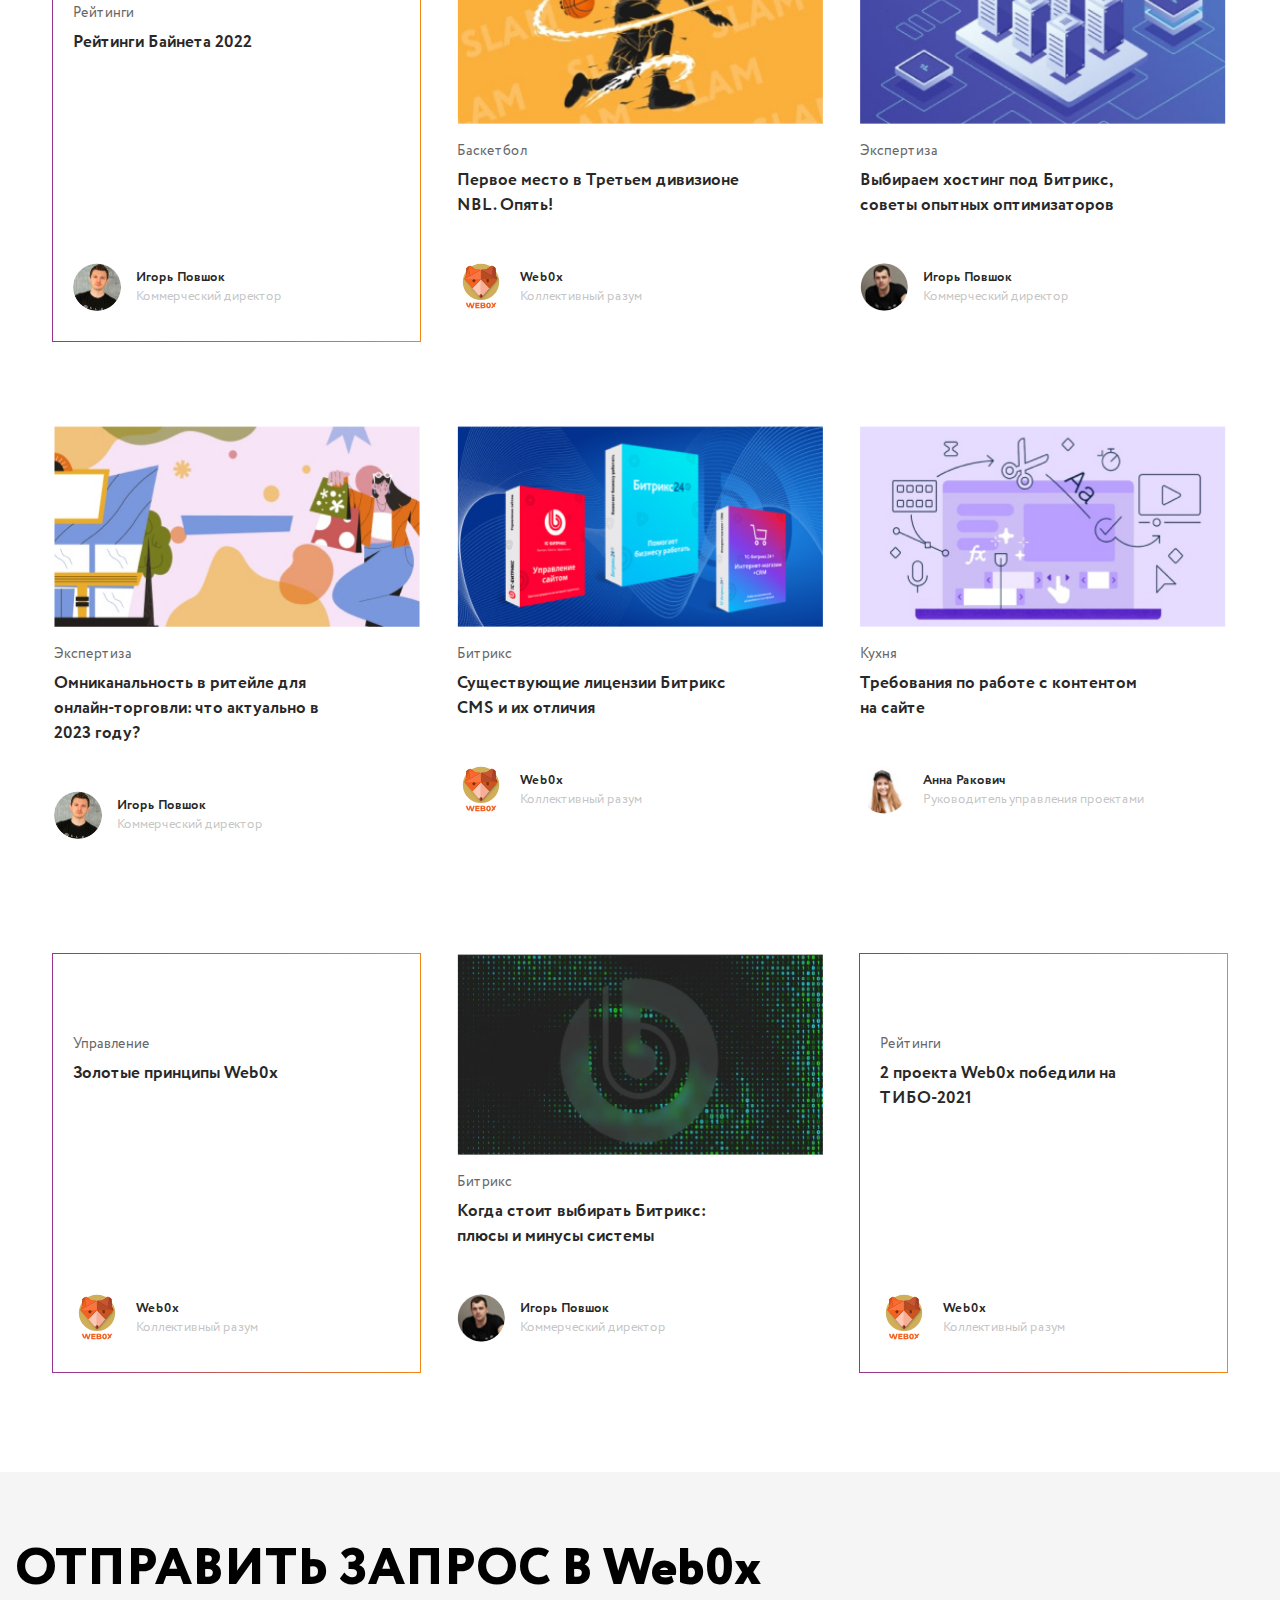
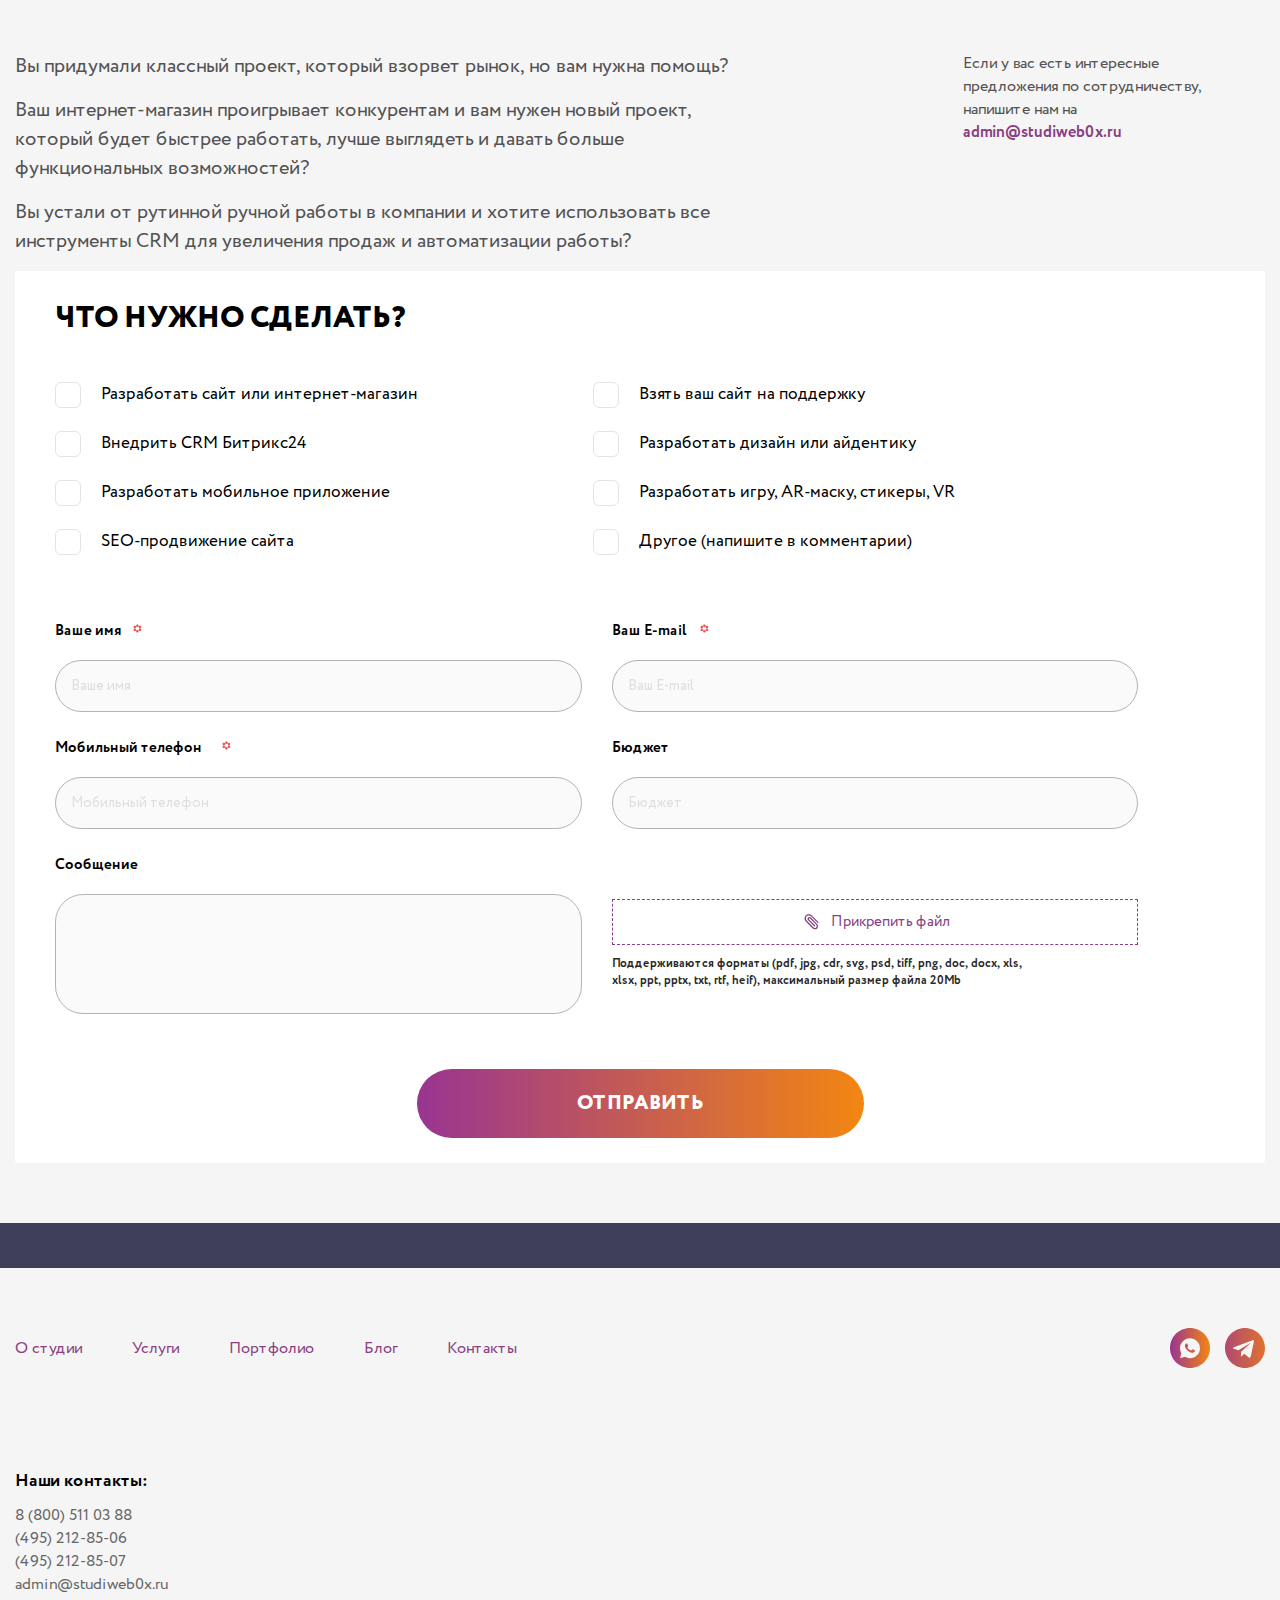
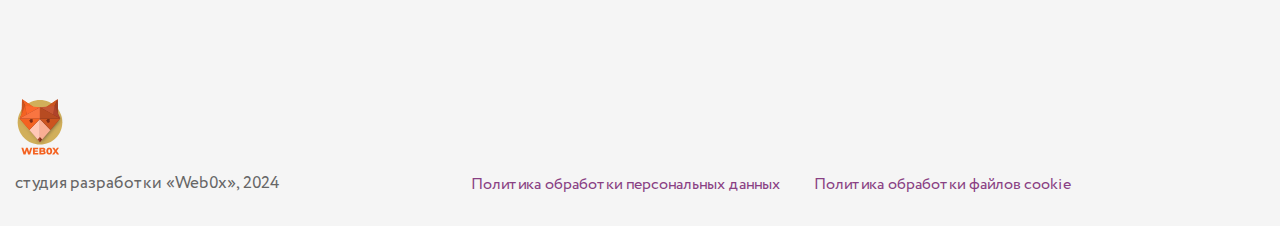
<file: blog.html>
<!DOCTYPE html>
<html lang="en">
<head>
    <meta charset="UTF-8">
    <meta http-equiv="X-UA-Compatible" content="IE=edge">
    <meta name="viewport" content="width=device-width, initial-scale=1.0">
    <title>Shop</title>
    <link rel="preconnect" href="https://fonts.googleapis.com">
<link rel="preconnect" href="https://fonts.gstatic.com" crossorigin>
<link href="https://fonts.googleapis.com/css2?family=Inter:wght@100..900&family=Montserrat:ital,wght@0,800;1,800&display=swap" rel="stylesheet">
<link
  rel="stylesheet"
  href="https://cdn.jsdelivr.net/npm/swiper@11/swiper-bundle.min.css"
/>
    <link rel="stylesheet" href="./css/main.css">
</head>
<body>
   <header class="header">
    <nav class="nav">
        <div class="nav__container">
        <div class="nav__left">  <a href="/main.html" class="logo__link"><img src="./img/header/Logo.svg" alt="" class="logo header__logo"></a>
            <a href="tel:+79933776018" class="header__link header__link-phone">+7 (993) 377-60-18</a>
            <a href="#application" class="header__application">Отправить заявку</a>
        </div>
        <div class="nav__right">
            <a href="./main.html" class="header__link header__link-service">Услуги</a>
            <a href="./portfolio.html" class="header__link header__link-portfolio">Портфолио</a>
            <div class="burger__box">
                <div class="burger__content">
                    <button class="burger__close-btn">закрыть</button>
                    <a href="#" class="burger__content-link">first link</a>
                    <a href="#" class="burger__content-link">second link</a>
                </div>
                <div class="burger">
                    <div class="burger__line"></div>
                    <div class="burger__line"></div>
                    <div class="burger__line"></div>
                </div>
            </div>
        </div>
    </div> 
    </nav>
     <div class="container container__about-bread">
      <div class="header__services-bread header__about-bread" >
         <div class="header__bread-item">Главная</div>
         <div class="header__bread-item"> <img src="./img/principles/bread.svg" alt=""> </div>
         <div class="header__bread-item header__bread-item--active">Блог</div>
      </div>
     </div>
   </header> 

   <section class="blog">
      <div class="blog__decor-window">
         <p class="blog__window-title">Web0x</p>
         <p class="blog__window-text">А еще мы есть в социальных
            сетях и мессенджерах,
            присоединяйтесь к нам!</p>
         <div class="blog__window-icons">
            <a href="#" class="blog__window-link">
            <img src="./img/footer/whatsapp.svg" alt="" class="blog__window-icon">
         </a>
            <a href="#" class="blog__window-link">
            <img src="./img/footer/telegram.svg" alt="" class="blog__window-icon">
         </a>
         </div>
      </div>
      <div class="container">
         <div class="blog__inner">
            <div class="blog__text-box">
               <h1 class="blog__title">Блог</h1>
               <p class="blog__text">Здесь вы найдете мудрые digital-мысли, кейсы, статьи с экспертизой, опыт ошибок
                  трудных, интересные инсайды и исследования в области веба, digital и UX.
                  Периодически мы публикуем здесь наши новости, ведем баскетбольную колонку
                  и немножечко хвастаемся. А иногда пишем просто оффтоп. Читайте то, что вам
                  нравится!</p>
            </div>

            <ul class="blog__elements-list">

               <li class="blog__list-item">
                  
                  <img src="./img/blog/blog-1.jpg" alt="" class="blog__item-img">

                  <p class="blog__item-title">Разработка конфигуратора
                     кастомизированных товаров для Arte</p>
                  <div class="fq__card-profile">
                     <img src="./img/trust/grigoriy.jpg" alt="" class="card__profile-img">
                     <div class="profile__text-box">
                     <p class="card__profile-title">Игорь Повшок</p>
                     <p class="card__profile-subtitle">Коммерческий директор</p>
                 </div>
                 </div>
               </a>
               </li>
               <li class="blog__list-item">
                  <a href="#" class="blog__item-link">
                  <img src="./img/blog/blog-2.jpg" alt="" class="blog__item-img">
                  <p class="blog__item-subtitle">Экспертиза</p>
                  <p class="blog__item-title">Особенности разработки сайтов для
                     аптечных сетей</p>
                  <div class="fq__card-profile">
                     <img src="./img/trust/grigoriy.jpg" alt="" class="card__profile-img">
                     <div class="profile__text-box">
                     <p class="card__profile-title">Игорь Повшок</p>
                     <p class="card__profile-subtitle">Коммерческий директор</p>
                 </div>
                 </div></a>
               </li>
               <li class="blog__list-item blog__list-item--special">
                  <a href="#" class="blog__item-link">
                  <div class="special__box">
                  <p class="blog__item-subtitle">Кухня</p>
                  <p class="blog__item-title">Я спросил у GPT или наши
                     эксперименты с написанием SEO-
                     текстов</p>
                  </div>
                  <div class="fq__card-profile">
                     <img src="./img/header/Logo.svg" alt="" class="card__profile-img">
                     <div class="profile__text-box">
                     <p class="card__profile-title">Web0x
                        </p>
                     <p class="card__profile-subtitle">Коллективный разум</p>
                 </div>
                 </div></a>
               </li>
               <li class="blog__list-item">
                  <a href="#" class="blog__item-link">
                  <img src="./img/blog/blog-3.jpg" alt="" class="blog__item-img">
                  <p class="blog__item-subtitle">Кухня</p>
                  <p class="blog__item-title">Стандарты Web0x при разработке <br>
                     дизайна</p>
                  <div class="fq__card-profile">
                     <img src="./img/trust/grigoriy.jpg" alt="" class="card__profile-img">
                     <div class="profile__text-box">
                     <p class="card__profile-title">Игорь Повшок</p>
                     <p class="card__profile-subtitle">Коммерческий директор</p>
                 </div>
                 </div></a>
               </li>
               <li class="blog__list-item">
                  <a href="#" class="blog__item-link">
                  <img src="./img/blog/blog-4.jpg" alt="" class="blog__item-img">
                  <p class="blog__item-subtitle">Ускорение сайтов</p>
                  <p class="blog__item-title">Как мы делаем самые быстрые сайты</p>
                  <div class="fq__card-profile">
                     <img src="./img/blog/dima-icon.jpg" alt="" class="card__profile-img">
                     <div class="profile__text-box">
                     <p class="card__profile-title">Игорь Повшок</p>
                     <p class="card__profile-subtitle">Коммерческий директор</p>
                 </div>
                 </div></a>
               </li>
               <li class="blog__list-item">
                  <a href="#" class="blog__item-link">
                  <img src="./img/blog/blog-5.jpg" alt="" class="blog__item-img">
                  <p class="blog__item-subtitle">Кухня</p>
                  <p class="blog__item-title">Почему для любого интернет-
                     магазина обязательна ежемесячная
                     поддержка</p>
                  <div class="fq__card-profile">
                     <img src="./img/blog/anna-icon.jpg" alt="" class="card__profile-img">
                     <div class="profile__text-box">
                     <p class="card__profile-title">Анна Ракович </p>
                     <p class="card__profile-subtitle">Руководитель управления проектами</p>
                 </div>
                 </div></a>
               </li>
               <li class="blog__list-item blog__list-item--special">
                  <a href="#" class="blog__item-link">
                  <div class="special__box">
                  <p class="blog__item-subtitle">Рейтинги</p>
                  <p class="blog__item-title">Рейтинги Байнета 2022</p>
                  </div>
                  <div class="fq__card-profile">
                     <img src="./img/trust/grigoriy.jpg" alt="" class="card__profile-img">
                     <div class="profile__text-box">
                     <p class="card__profile-title">Игорь Повшок</p>
                     <p class="card__profile-subtitle">Коммерческий директор</p>
                 </div>
                 </div></a>
               </li>
               <li class="blog__list-item">
                  <a href="#" class="blog__item-link">
                  <img src="./img/blog/blog-6.jpg" alt="" class="blog__item-img">
                  <p class="blog__item-subtitle">Баскетбол</p>
                  <p class="blog__item-title">Первое место в Третьем дивизионе
                     NBL. Опять!</p>
                     <div class="fq__card-profile">
                        <img src="./img/header/Logo.svg" alt="" class="card__profile-img">
                        <div class="profile__text-box">
                        <p class="card__profile-title">Web0x
                           </p>
                        <p class="card__profile-subtitle">Коллективный разум</p>
                    </div>
                    </div></a>
               </li>
               <li class="blog__list-item">
                  <a href="#" class="blog__item-link">
                  <img src="./img/blog/blog-7.jpg" alt="" class="blog__item-img">
                  <p class="blog__item-subtitle">Экспертиза</p>
                  <p class="blog__item-title">Выбираем хостинг под Битрикс,
                     советы опытных оптимизаторов</p>
                  <div class="fq__card-profile">
                     <img src="./img/blog/dima-icon.jpg" alt="" class="card__profile-img">
                     <div class="profile__text-box">
                     <p class="card__profile-title">Игорь Повшок</p>
                     <p class="card__profile-subtitle">Коммерческий директор</p>
                 </div>
                 </div></a>
               </li>
               <li class="blog__list-item">
                  <a href="#" class="blog__item-link">
                  <img src="./img/blog/blog-8.jpg" alt="" class="blog__item-img">
                  <p class="blog__item-subtitle">Экспертиза</p>
                  <p class="blog__item-title">Омниканальность в ритейле для
                     онлайн-торговли: что актуально в
                     2023 году?</p>
                     <div class="fq__card-profile">
                        <img src="./img/trust/grigoriy.jpg" alt="" class="card__profile-img">
                        <div class="profile__text-box">
                        <p class="card__profile-title">Игорь Повшок</p>
                        <p class="card__profile-subtitle">Коммерческий директор</p>
                    </div>
                    </div></a>
               </li>
               <li class="blog__list-item">
                  <a href="#" class="blog__item-link">
                  <img src="./img/blog/blog-9.jpg" alt="" class="blog__item-img">
                  <p class="blog__item-subtitle">Битрикс</p>
                  <p class="blog__item-title">Существующие лицензии Битрикс
                     CMS и их отличия</p>
                  <div class="fq__card-profile">
                     <img src="./img/header/Logo.svg" alt="" class="card__profile-img">
                     <div class="profile__text-box">
                     <p class="card__profile-title">Web0x
                        </p>
                     <p class="card__profile-subtitle">Коллективный разум</p>
                  </div>
                  </div></a>
               </li>
               <li class="blog__list-item">
                  <a href="#" class="blog__item-link">
                  <img src="./img/blog/blog-10.jpg" alt="" class="blog__item-img">
                  <p class="blog__item-subtitle">Кухня</p>
                  <p class="blog__item-title">Требования по работе с контентом
                     на сайте</p>
                     <div class="fq__card-profile">
                        <img src="./img/blog/anna-icon.jpg" alt="" class="card__profile-img">
                        <div class="profile__text-box">
                        <p class="card__profile-title">Анна Ракович </p>
                        <p class="card__profile-subtitle">Руководитель управления проектами</p>
                    </div>
                    </div></a>
               </li>
               <li class="blog__list-item blog__list-item--special">
                  <a href="#" class="blog__item-link">
                  <div class="special__box">
                  <p class="blog__item-subtitle">Управление</p>
                  <p class="blog__item-title">Золотые принципы Web0x</p>
                  </div>
                  <div class="fq__card-profile">
                     <img src="./img/header/Logo.svg" alt="" class="card__profile-img">
                     <div class="profile__text-box">
                     <p class="card__profile-title">Web0x
                        </p>
                     <p class="card__profile-subtitle">Коллективный разум</p>
                 </div>
                 </div></a>
               </li>
               <li class="blog__list-item">
                  <a href="#" class="blog__item-link">
                  <img src="./img/blog/blog-11.jpg" alt="" class="blog__item-img">
                  <p class="blog__item-subtitle">Битрикс</p>
                  <p class="blog__item-title">Когда стоит выбирать Битрикс: плюсы
                     и минусы системы</p>
                  <div class="fq__card-profile">
                     <img src="./img/blog/dima-icon.jpg" alt="" class="card__profile-img">
                     <div class="profile__text-box">
                     <p class="card__profile-title">Игорь Повшок</p>
                     <p class="card__profile-subtitle">Коммерческий директор</p>
                 </div>
                 </div></a>
               </li>
               <li class="blog__list-item blog__list-item--special">
                  <a href="#" class="blog__item-link">
                  <div class="special__box">
                  <p class="blog__item-subtitle">Рейтинги</p>
                  <p class="blog__item-title">2 проекта Web0x победили на
                     ТИБО-2021</p>
                  </div>
                  <div class="fq__card-profile">
                     <img src="./img/header/Logo.svg" alt="" class="card__profile-img">
                     <div class="profile__text-box">
                     <p class="card__profile-title">Web0x
                        </p>
                     <p class="card__profile-subtitle">Коллективный разум</p>
                 </div>
                 </div></a>
               </li>

            </ul>
         </div>
      </div>
   </section>


    <section id="application" class="application">
        <div class="container">
            <h2 class="application__title">
                Отправить запрос в <span> Web0x</span>
            </h2>
            <div class="application__inner">
                <div class="application__text">
                    <div class="text__top" >
                    <p class="application__main-text">Вы придумали классный проект, который
                        взорвет рынок, но вам нужна помощь?</p>
                    <p class="application__main-text">Ваш интернет-магазин проигрывает
                        конкурентам и вам нужен новый проект,
                        который будет быстрее работать, лучше
                        выглядеть и давать больше функциональных
                        возможностей?</p>
                    <p class="application__main-text">Вы устали от рутинной ручной работы
                        в компании и хотите использовать все
                        инструменты CRM для увеличения продаж
                        и автоматизации работы?</p>
                    </div>
                        <div class="text__bottom">
                        <p class="application__text-mail">Если у вас есть интересные предложения по
                            сотрудничеству, напишите нам на </p>
                            <a href="mailto:admin@studiweb0x.ru" class="applicatiob__text-link">admin@studiweb0x.ru</a>
                        </div>
                </div>
                <form action="./form.php" id="applicationForm" class="application__form" method="post">
                    <div class="form__title">Что нужно сделать?</div>
                    <ul class="inputs__checkbox">
                        <li class="inputs__checkbox-item">
                           
                            <label for="create-site" class="inputs__label">
                                <input id="create-site" type="checkbox" class="input__checkbox-point" name="create-site">
                                <span class="custom-checkbox"></span>
                                Разработать сайт или интернет-магазин
                            </label>
                        </li>
                        <li class="inputs__checkbox-item">
                            <label for="site-support" class="inputs__label">
                                <input id="site-support" type="checkbox" class="input__checkbox-point" name="support">
                                <span class="custom-checkbox"></span>
                                Взять ваш сайт на поддержку
                            </label>
                        </li>
                        <li class="inputs__checkbox-item">
                            <label for="CRM" class="inputs__label">
                                <input id="CRM" type="checkbox" class="input__checkbox-point" name="implement-crn">
                                <span class="custom-checkbox"></span>
                                Внедрить CRM Битрикс24
                            </label>
                        </li>
                        <li class="inputs__checkbox-item">
                            <label for="design" class="inputs__label">
                                <input id="design" type="checkbox" class="input__checkbox-point" name="create-design">
                                 <span class="custom-checkbox"></span>
                                Разработать дизайн или айдентику
                            </label>
                        </li>
                        <li class="inputs__checkbox-item">
                            <label for="mobile" class="inputs__label">
                                <input id="mobile" type="checkbox" class="input__checkbox-point" name="mobile-app">
                                 <span class="custom-checkbox"></span>
                                Разработать мобильное приложение
                            </label>
                        </li>
                        <li class="inputs__checkbox-item">
                            <label for="game" class="inputs__label">
                                <input id="game" type="checkbox" class="input__checkbox-point" name="game">
                                 <span class="custom-checkbox"></span>
                                Разработать игру, AR-маску, стикеры, VR
                            </label>
                        </li>
                        <li class="inputs__checkbox-item">
                            <label for="seo" class="inputs__label">
                                <input id="seo" type="checkbox" class="input__checkbox-point" name="seo">
                                 <span class="custom-checkbox"></span>
                                SEO-продвижение сайта
                            </label>
                        </li>
                        <li class="inputs__checkbox-item">
                            <label for="another" class="inputs__label">
                                <input id="another" type="checkbox" class="input__checkbox-point" name="another">
                                 <span class="custom-checkbox"></span>
                                Другое (напишите в комментарии)
                            </label>
                        </li>
                    </ul>



                    <ul class="text__inputs-list">
                        <li class="text__input-item">
                            <div class="text__input-title text__input-title--star">Ваше имя </div>
                            <input type="text" class="text-input" name="name"  placeholder="Ваше имя" required>
                        </li>
                        <li class="text__input-item">
                            <div class="text__input-title  text__input-title--star">Ваш E-mail </div>
                            <input type="email" class="text-input" name="email" placeholder="Ваш E-mail" required>
                        </li>
                        <li class="text__input-item">
                            <div class="text__input-title  text__input-title--bigstar">Мобильный телефон </div>
                            <input data-tel-input type="tel" class="text-input" name="mobile" placeholder="Мобильный телефон" required>
                        </li>
                        <li class="text__input-item">
                            <div class="text__input-title">Бюджет</div>
                            <input type="text" class="text-input" name="budget" placeholder="Бюджет">
                        </li>
                        <li class="text__input-item">
                            <div class="text__input-title">Сообщение</div>
                            <textarea class="message__area" name="message"  id="message-area"></textarea>
                        </li>
                       
                        <li class="text__input-item">
                            <label class="file__label" for="file">
                                <img src="./img/application/screpka.svg" alt="" class="file__decor">
                                Прикрепить  файл</label>
                                <input id="file" type="file" name="file[]" class="file__input" multiple accept=".pdf,.jpg,.cdr,.svg,.psd,.tiff,.png,.doc,.docx,.xls,.xlsx,.ppt,.pptx,.txt,.rtf,.heif" data-multiple-caption="{count} файлов Bыбpaнo" maxlength="20971520">
                            <div class="text__input-title text__input-file">Поддерживаются форматы (pdf, jpg, cdr, svg, psd, tiff, png, doc, docx, xls, <br>
                                xlsx, ppt, pptx, txt, rtf, heif), максимальный размер файла 20Mb</div>
                        </li>
                        <button type="submit" class="form__btn">Отправить</button>
                    </ul>
                </form>


            </div>
        </div>
    </section>

    <footer class="footer">
        <div class="container">
            <div class="footer__inner">
                <ul class="footer__links">
                    <li class="footer__links-item">
                        <a href="./about.html" class="footer__links-link">О студии</a>
                    </li>
                    <li class="footer__links-item">
                        <a href="#advantages" class="footer__links-link">Услуги</a>
                    </li>
                    <li class="footer__links-item">
                        <a href="./portfolio.html" class="footer__links-link">Портфолио</a>
                    </li>
                    <li class="footer__links-item">
                        <a href="./blog.html" class="footer__links-link">Блог</a>
                    </li>
                    <li class="footer__links-item">
                        <a href="./contacts.html" class="footer__links-link">Контакты</a>
                    </li>
                    <div class="footer__icons-box">
                    <li class="footer__links-item footer__links-icon">
                        <a href="#" class="footer__links-link">
                            <img src="./img/footer/whatsapp.svg" alt="" class="footer__links-icon">
                        </a>
                    </li>
                    <li class="footer__links-item">
                        <a href="#" class="footer__links-link">
                            <img src="./img/footer/telegram.svg" alt="" class="footer__links-icon">
                        </a>
                    </li>
                </div>
                </ul>

                <ul class="footer__contacts">
                    <li class="footer__contacts-item contacts__item-title">Наши контакты:</li>
                    <li class="footer__contacts-item">
                        <a href="tel:88005110388" class="footer__contacts-link">8 (800) 511 03 88</a>
                    </li>
                    <li class="footer__contacts-item">
                        <a href="tel:4952128506" class="footer__contacts-link">(495) 212-85-06</a>
                    </li>
                    <li class="footer__contacts-item">
                        <a href="tel:4952128507" class="footer__contacts-link">(495) 212-85-07</a>
                    </li>
                    <li class="footer__contacts-item">
                        <a href="mailto:admin@studiweb0x.ru" class="footer__contacts-link">admin@studiweb0x.ru</a>
                    </li>
                </ul>

                <ul class="footer__bottom">
                    <li class="footer__bottom-item">
                        <a href="./main.html" class="logo__link">
                        <img src="./img/header/Logo.svg" alt="" class="footer__logo"></a>
                        <p class="footer__bottom-text">студия разработки «Web0x», 2024</p>
                    </li>
                    <li class="footer__bottom-item footer__bottom-item--links">
                        <a href="#" class="footer__bottom-link">Политика обработки персональных данных</a>
                        <a href="#" class="footer__bottom-link">Политика обработки файлов cookie</a>
                    
                    </li>
                </ul>
            </div>
        </div>
    </footer> 
    <script src="https://code.jquery.com/jquery-3.7.1.js" integrity="sha256-eKhayi8LEQwp4NKxN+CfCh+3qOVUtJn3QNZ0TciWLP4=" crossorigin="anonymous"></script>
    <script src="https://code.jquery.com/jquery-3.7.1.min.js" integrity="sha256-/JqT3SQfawRcv/BIHPThkBvs0OEvtFFmqPF/lYI/Cxo=" crossorigin="anonymous"></script>
    <script src="./js/slick.min.js"></script>
    <script src="./libs/phoneMask/mask.js"></script>
    <script src="./libs/phoneMask/mask_list.js"></script>
  
    <script src="https://cdn.jsdelivr.net/npm/swiper@11/swiper-bundle.min.js"></script>
    <script src="./js/form.js"></script>

</body>
</html>
</file>
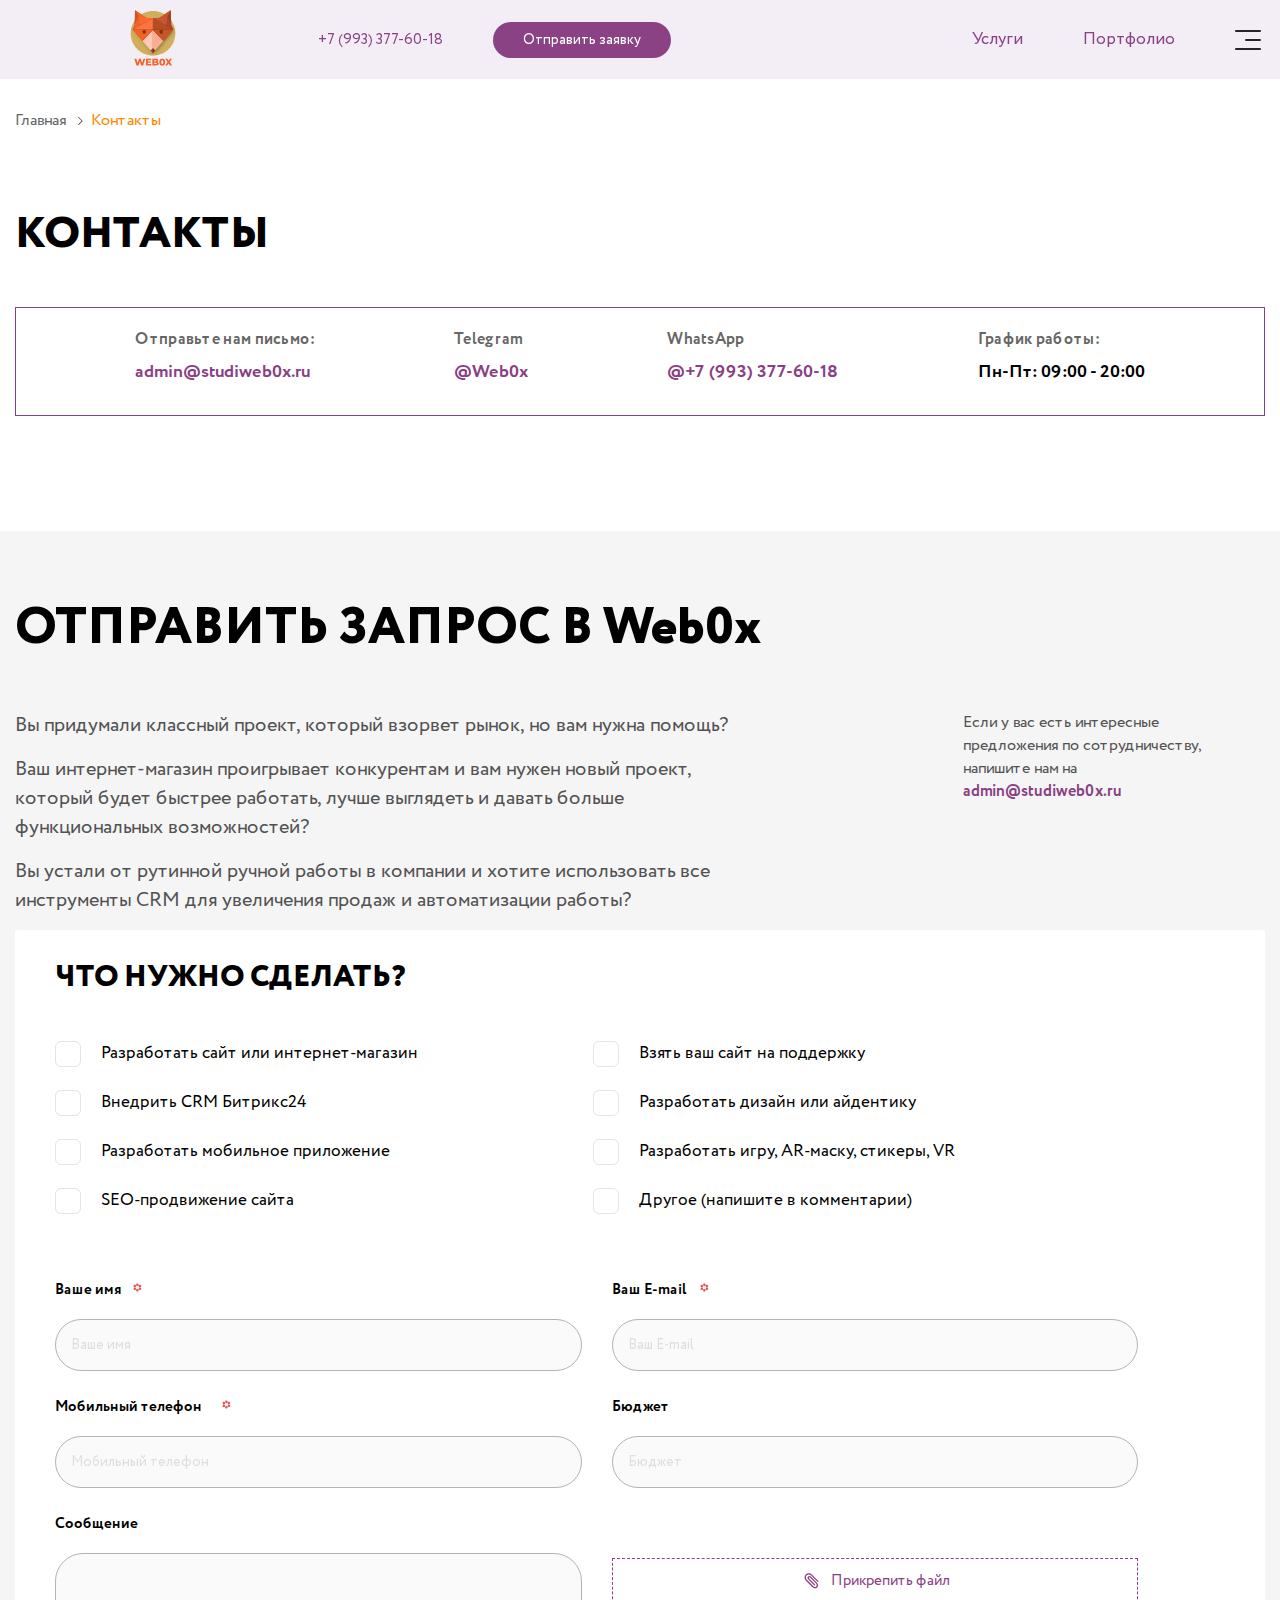
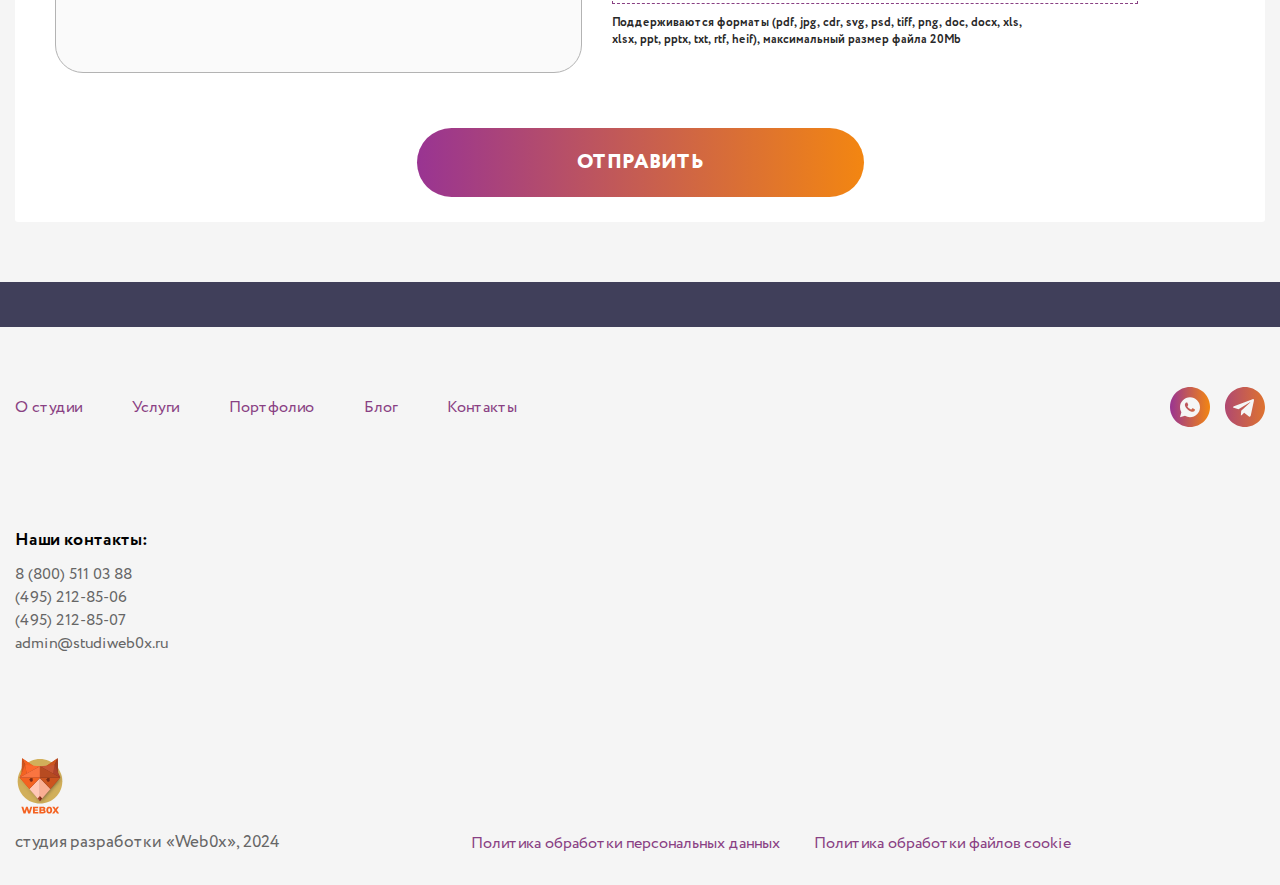
<file: contacts.html>
<!DOCTYPE html>
<html lang="en">
<head>
    <meta charset="UTF-8">
    <meta http-equiv="X-UA-Compatible" content="IE=edge">
    <meta name="viewport" content="width=device-width, initial-scale=1.0">
    <title>Shop</title>
    <link rel="preconnect" href="https://fonts.googleapis.com">
<link rel="preconnect" href="https://fonts.gstatic.com" crossorigin>
<link href="https://fonts.googleapis.com/css2?family=Inter:wght@100..900&family=Montserrat:ital,wght@0,800;1,800&display=swap" rel="stylesheet">
<link
  rel="stylesheet"
  href="https://cdn.jsdelivr.net/npm/swiper@11/swiper-bundle.min.css"
/>
    <link rel="stylesheet" href="./css/main.css">
</head>
<body>
   <header class="header">
    <nav class="nav about__nav">
        <div class="nav__container">
        <div class="nav__left">
         <a href="/main.html" class="logo__link"><img src="./img/header/Logo.svg" alt="" class="logo header__logo"></a>
        
            <a href="tel:+79933776018" class="header__link header__link-phone">+7 (993) 377-60-18</a>
            <a href="#application" class="header__application">Отправить заявку</a>
        </div>
        <div class="nav__right">
            <a href="./main.html" class="header__link header__link-service">Услуги</a>
            <a href="./portfolio.html" class="header__link header__link-portfolio">Портфолио</a>
            <div class="burger__box">
                <div class="burger__content">
                    <button class="burger__close-btn">закрыть</button>
                    <a href="#" class="burger__content-link">first link</a>
                    <a href="#" class="burger__content-link">second link</a>
                </div>
                <div class="burger">
                    <div class="burger__line"></div>
                    <div class="burger__line"></div>
                    <div class="burger__line"></div>
                </div>
            </div>
        </div>
    </div> 
    </nav>
    <div class="header__services-content">
      
      <div class="container">
         <div class="header__services-inner">
            <div class="header__services-bread">
               <div class="header__bread-item">Главная</div>
               <div class="header__bread-item"> <img src="./img/principles/bread.svg" alt=""> </div>
               <div class="header__bread-item header__bread-item--active">Контакты</div>
            </div>
         </div>
         <h1 class="header__services-title">Контакты</h1>
         <div class="contacts__box">
            <ul class="contacts__list">
            <li class="contacts__list-item">
               <div class="contacts__item-subtitle">Отправьте нам письмо:</div>
               <div class="contacts__item-title">
                  <a href="mailto: admin@studiweb0x.ru" class="contacts__item-link">admin@studiweb0x.ru </a>
               </div>
            </li>
            <li class="contacts__list-item">
               <div class="contacts__item-subtitle">Telegram</div>
               <div class="contacts__item-title">
                  <a href="#" class="contacts__item-link">@Web0x</a>
               </div>
            </li>
            <li class="contacts__list-item">
               <div class="contacts__item-subtitle">WhatsApp</div>
               <div class="contacts__item-title">
                  <a href="tel:+79933776018" class="contacts__item-link">@+7 (993) 377-60-18</a>
               </div>
            </li>
      
            <li class="contacts__list-item">
               <div class="contacts__item-subtitle">График работы:</div>
               <div class="contacts__item-title">
                  Пн-Пт: 09:00 - 20:00
               </div>
            </li>
         </ul>
         </div>
      </div>
    </div>
   </header> 












    <section id="application" class="application">
        <div class="container">
            <h2 class="application__title">
                Отправить запрос в <span> Web0x</span>
            </h2>
            <div class="application__inner">
                <div class="application__text">
                    <div class="text__top" >
                    <p class="application__main-text">Вы придумали классный проект, который
                        взорвет рынок, но вам нужна помощь?</p>
                    <p class="application__main-text">Ваш интернет-магазин проигрывает
                        конкурентам и вам нужен новый проект,
                        который будет быстрее работать, лучше
                        выглядеть и давать больше функциональных
                        возможностей?</p>
                    <p class="application__main-text">Вы устали от рутинной ручной работы
                        в компании и хотите использовать все
                        инструменты CRM для увеличения продаж
                        и автоматизации работы?</p>
                    </div>
                        <div class="text__bottom">
                        <p class="application__text-mail">Если у вас есть интересные предложения по
                            сотрудничеству, напишите нам на </p>
                            <a href="mailto:admin@studiweb0x.ru" class="applicatiob__text-link">admin@studiweb0x.ru</a>
                        </div>
                </div>
  <form action="./form.php" id="applicationForm" class="application__form" method="post">
                    <div class="form__title">Что нужно сделать?</div>
                    <ul class="inputs__checkbox">
                        <li class="inputs__checkbox-item">
                           
                            <label for="create-site" class="inputs__label">
                                <input id="create-site" type="checkbox" class="input__checkbox-point" name="create-site">
                                <span class="custom-checkbox"></span>
                                Разработать сайт или интернет-магазин
                            </label>
                        </li>
                        <li class="inputs__checkbox-item">
                            <label for="site-support" class="inputs__label">
                                <input id="site-support" type="checkbox" class="input__checkbox-point" name="support">
                                <span class="custom-checkbox"></span>
                                Взять ваш сайт на поддержку
                            </label>
                        </li>
                        <li class="inputs__checkbox-item">
                            <label for="CRM" class="inputs__label">
                                <input id="CRM" type="checkbox" class="input__checkbox-point" name="implement-crn">
                                <span class="custom-checkbox"></span>
                                Внедрить CRM Битрикс24
                            </label>
                        </li>
                        <li class="inputs__checkbox-item">
                            <label for="design" class="inputs__label">
                                <input id="design" type="checkbox" class="input__checkbox-point" name="create-design">
                                 <span class="custom-checkbox"></span>
                                Разработать дизайн или айдентику
                            </label>
                        </li>
                        <li class="inputs__checkbox-item">
                            <label for="mobile" class="inputs__label">
                                <input id="mobile" type="checkbox" class="input__checkbox-point" name="mobile-app">
                                 <span class="custom-checkbox"></span>
                                Разработать мобильное приложение
                            </label>
                        </li>
                        <li class="inputs__checkbox-item">
                            <label for="game" class="inputs__label">
                                <input id="game" type="checkbox" class="input__checkbox-point" name="game">
                                 <span class="custom-checkbox"></span>
                                Разработать игру, AR-маску, стикеры, VR
                            </label>
                        </li>
                        <li class="inputs__checkbox-item">
                            <label for="seo" class="inputs__label">
                                <input id="seo" type="checkbox" class="input__checkbox-point" name="seo">
                                 <span class="custom-checkbox"></span>
                                SEO-продвижение сайта
                            </label>
                        </li>
                        <li class="inputs__checkbox-item">
                            <label for="another" class="inputs__label">
                                <input id="another" type="checkbox" class="input__checkbox-point" name="another">
                                 <span class="custom-checkbox"></span>
                                Другое (напишите в комментарии)
                            </label>
                        </li>
                    </ul>



                    <ul class="text__inputs-list">
                        <li class="text__input-item">
                            <div class="text__input-title text__input-title--star">Ваше имя </div>
                            <input type="text" class="text-input" name="name"  placeholder="Ваше имя" required>
                        </li>
                        <li class="text__input-item">
                            <div class="text__input-title  text__input-title--star">Ваш E-mail </div>
                            <input type="email" class="text-input" name="email" placeholder="Ваш E-mail" required>
                        </li>
                        <li class="text__input-item">
                            <div class="text__input-title  text__input-title--bigstar">Мобильный телефон </div>
                            <input data-tel-input type="tel" class="text-input" name="mobile" placeholder="Мобильный телефон" required>
                        </li>
                        <li class="text__input-item">
                            <div class="text__input-title">Бюджет</div>
                            <input type="text" class="text-input" name="budget" placeholder="Бюджет">
                        </li>
                        <li class="text__input-item">
                            <div class="text__input-title">Сообщение</div>
                            <textarea class="message__area" name="message"  id="message-area"></textarea>
                        </li>
                       
                        <li class="text__input-item">
                            <label class="file__label" for="file">
                                <img src="./img/application/screpka.svg" alt="" class="file__decor">
                                Прикрепить  файл</label>
                                <input id="file" type="file" name="file[]" class="file__input" multiple accept=".pdf,.jpg,.cdr,.svg,.psd,.tiff,.png,.doc,.docx,.xls,.xlsx,.ppt,.pptx,.txt,.rtf,.heif" data-multiple-caption="{count} файлов Bыбpaнo" maxlength="20971520">
                            <div class="text__input-title text__input-file">Поддерживаются форматы (pdf, jpg, cdr, svg, psd, tiff, png, doc, docx, xls, <br>
                                xlsx, ppt, pptx, txt, rtf, heif), максимальный размер файла 20Mb</div>
                        </li>
                        <button type="submit" class="form__btn">Отправить</button>
                    </ul>
                </form>


            </div>
        </div>
    </section>
    <footer class="footer">
        <div class="container">
            <div class="footer__inner">
                <ul class="footer__links">
                    <li class="footer__links-item">
                        <a href="./about.html" class="footer__links-link">О студии</a>
                    </li>
                    <li class="footer__links-item">
                        <a href="#advantages" class="footer__links-link">Услуги</a>
                    </li>
                    <li class="footer__links-item">
                        <a href="./portfolio.html" class="footer__links-link">Портфолио</a>
                    </li>
                    <li class="footer__links-item">
                        <a href="./blog.html" class="footer__links-link">Блог</a>
                    </li>
                    <li class="footer__links-item">
                        <a href="#" class="footer__links-link">Контакты</a>
                    </li>
                    <div class="footer__icons-box">
                    <li class="footer__links-item footer__links-icon">
                        <a href="#" class="footer__links-link">
                            <img src="./img/footer/whatsapp.svg" alt="" class="footer__links-icon">
                        </a>
                    </li>
                    <li class="footer__links-item">
                        <a href="#" class="footer__links-link">
                            <img src="./img/footer/telegram.svg" alt="" class="footer__links-icon">
                        </a>
                    </li>
                </div>
                </ul>

                <ul class="footer__contacts">
                    <li class="footer__contacts-item contacts__item-title">Наши контакты:</li>
                    <li class="footer__contacts-item">
                        <a href="tel:88005110388" class="footer__contacts-link">8 (800) 511 03 88</a>
                    </li>
                    <li class="footer__contacts-item">
                        <a href="tel:4952128506" class="footer__contacts-link">(495) 212-85-06</a>
                    </li>
                    <li class="footer__contacts-item">
                        <a href="tel:4952128507" class="footer__contacts-link">(495) 212-85-07</a>
                    </li>
                    <li class="footer__contacts-item">
                        <a href="mailto:admin@studiweb0x.ru" class="footer__contacts-link">admin@studiweb0x.ru</a>
                    </li>
                </ul>

                <ul class="footer__bottom">
                    <li class="footer__bottom-item">
                        <a href="#" class="logo__link">
                        <img src="./img/header/Logo.svg" alt="" class="footer__logo"></a>
                        <p class="footer__bottom-text">студия разработки «Web0x», 2024</p>
                    </li>
                    <li class="footer__bottom-item footer__bottom-item--links">
                        <a href="#" class="footer__bottom-link">Политика обработки персональных данных</a>
                        <a href="#" class="footer__bottom-link">Политика обработки файлов cookie</a>
                    
                    </li>
                </ul>
            </div>
        </div>
    </footer> 
    <script src="https://code.jquery.com/jquery-3.7.1.js" integrity="sha256-eKhayi8LEQwp4NKxN+CfCh+3qOVUtJn3QNZ0TciWLP4=" crossorigin="anonymous"></script>
    <script src="https://code.jquery.com/jquery-3.7.1.min.js" integrity="sha256-/JqT3SQfawRcv/BIHPThkBvs0OEvtFFmqPF/lYI/Cxo=" crossorigin="anonymous"></script>
    <script src="./js/slick.min.js"></script>
    <script src="./libs/phoneMask/mask.js"></script>
    <script src="./libs/phoneMask/mask_list.js"></script>
  
    <script src="https://cdn.jsdelivr.net/npm/swiper@11/swiper-bundle.min.js"></script>
    <script src="./js/form.js"></script>
</body>
</html>
</file>
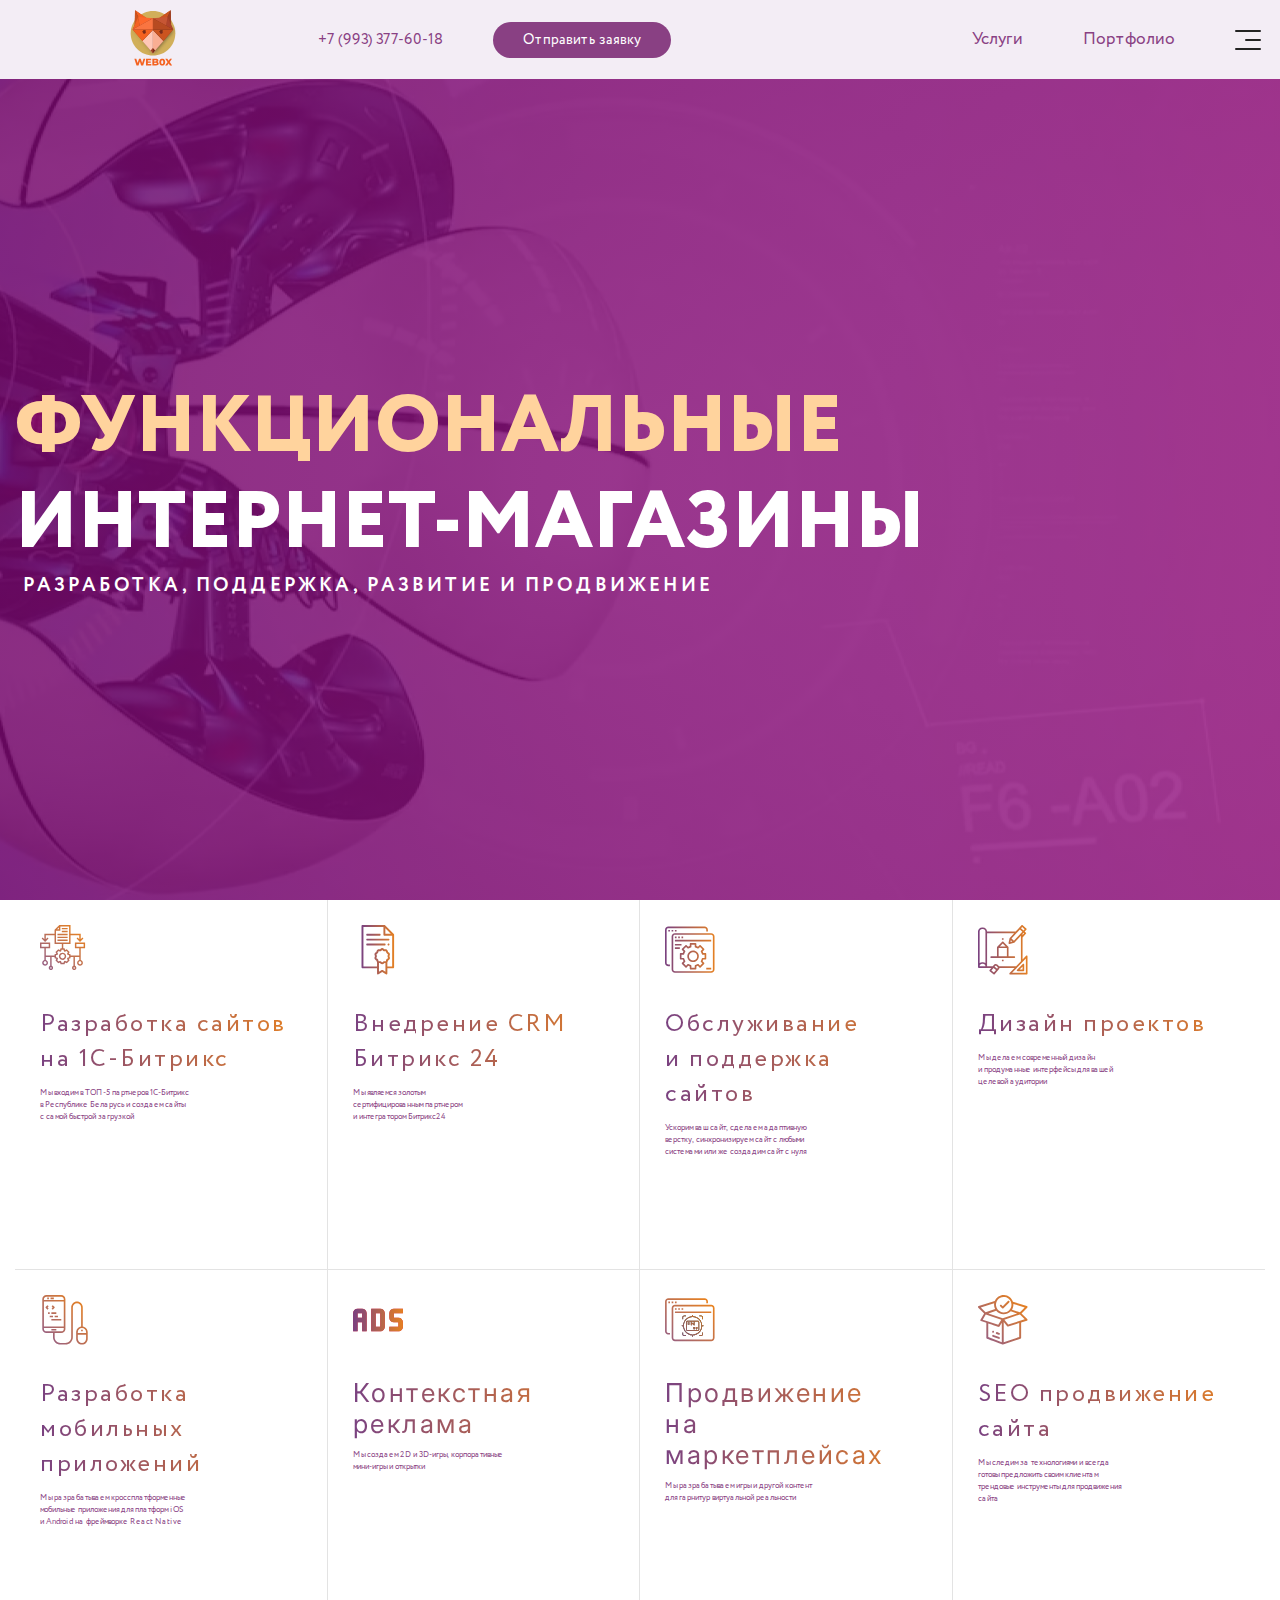
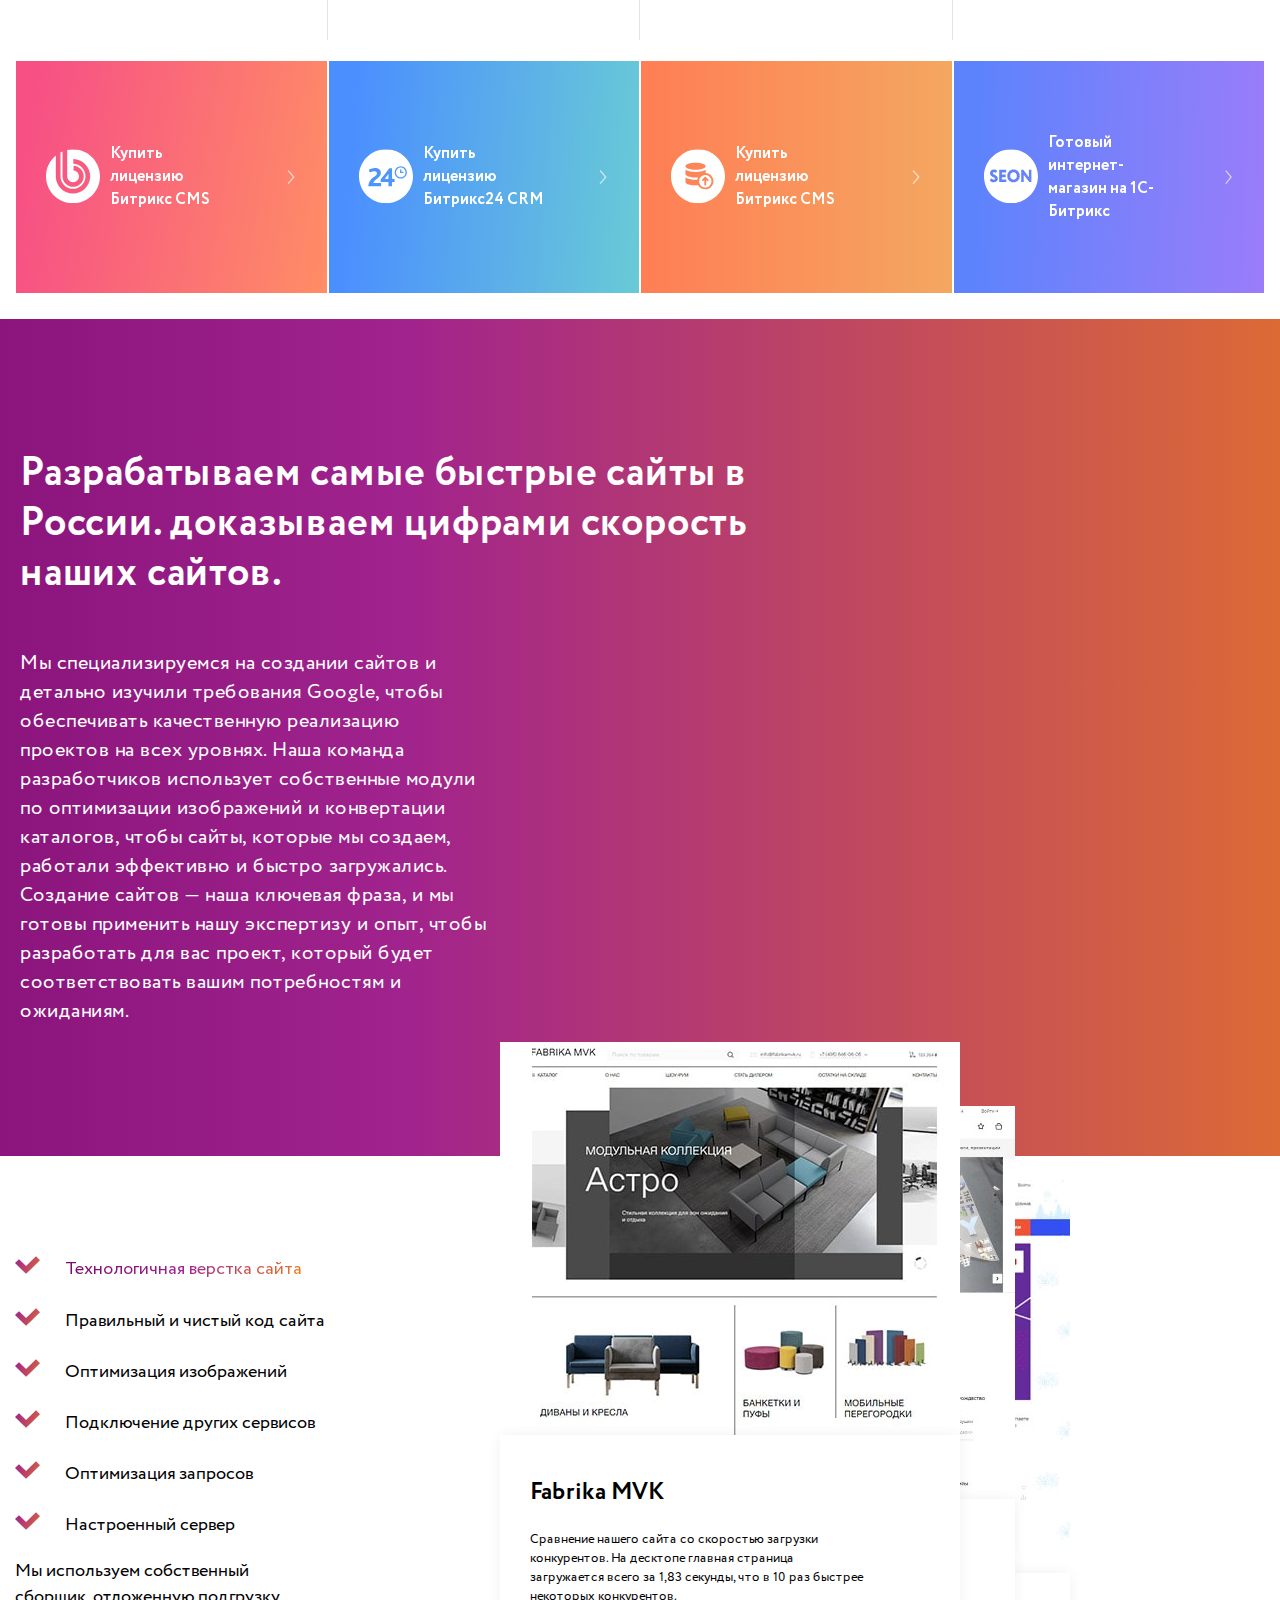
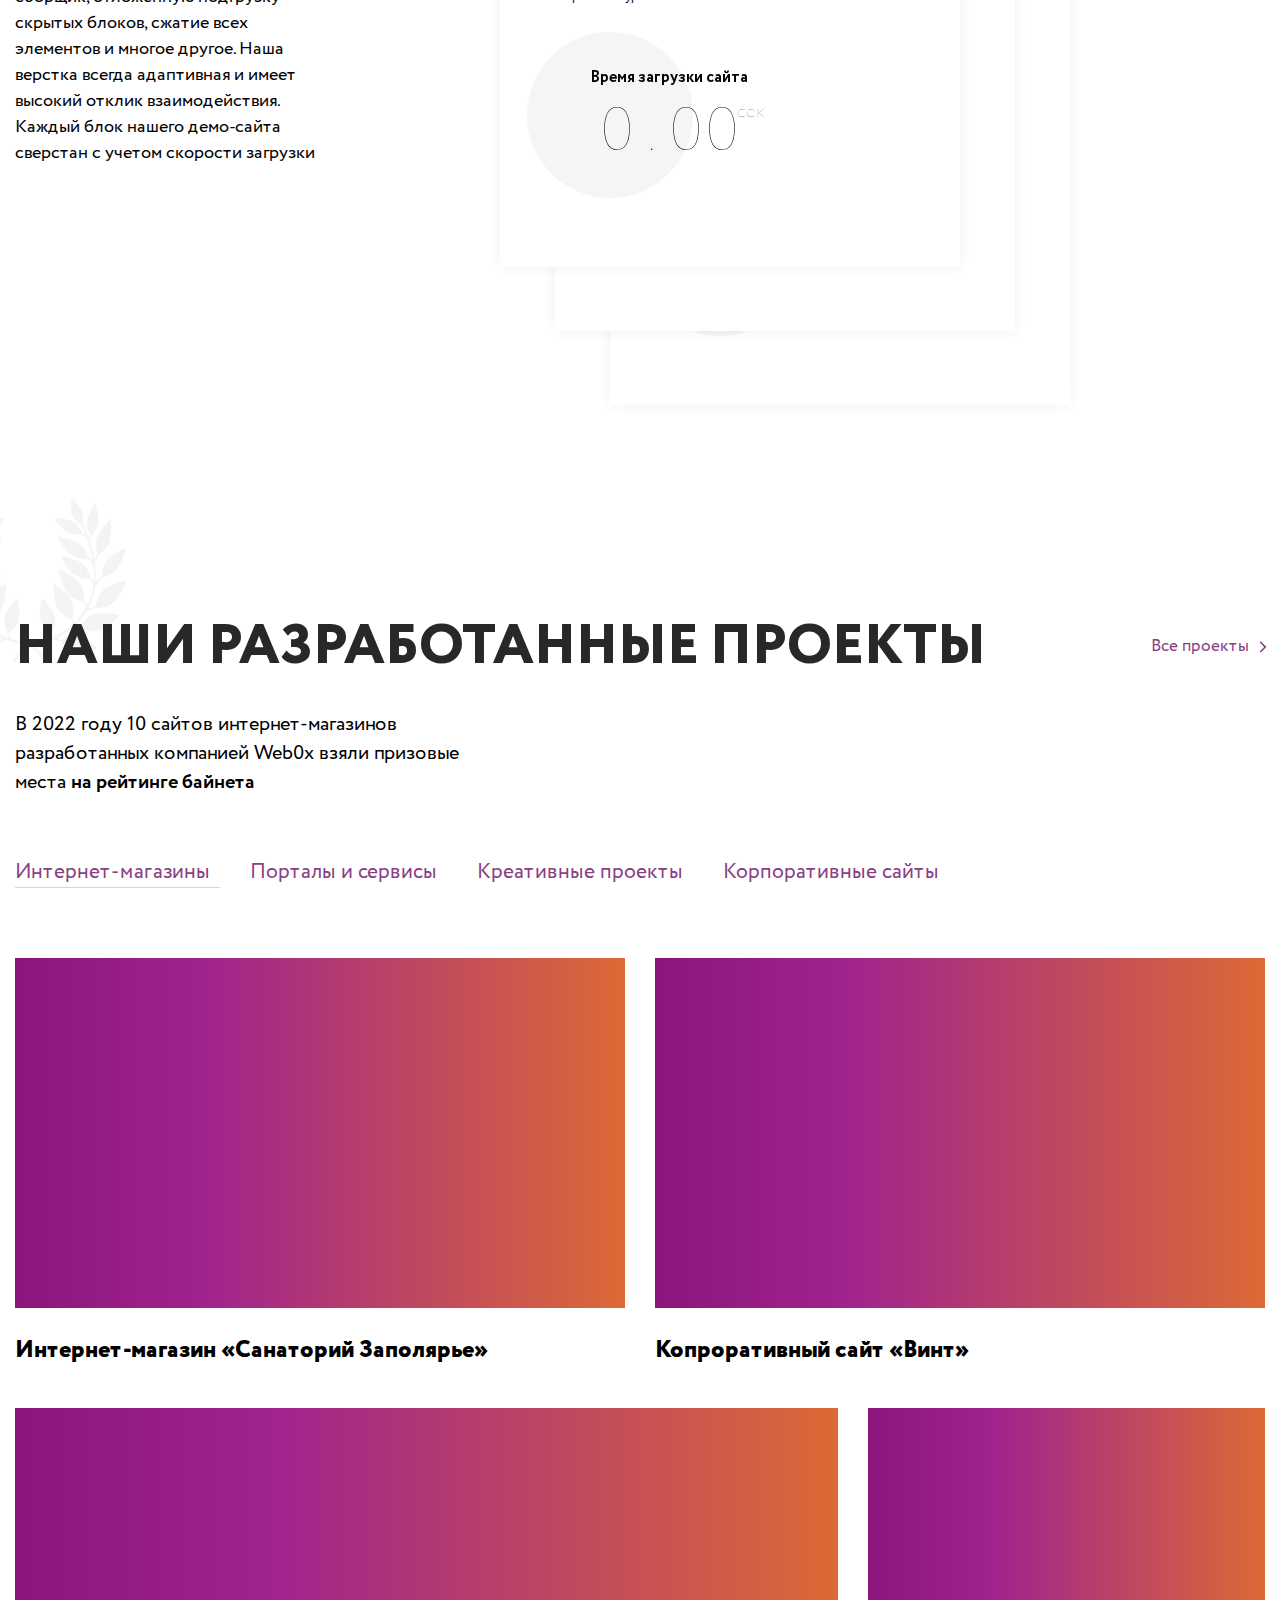
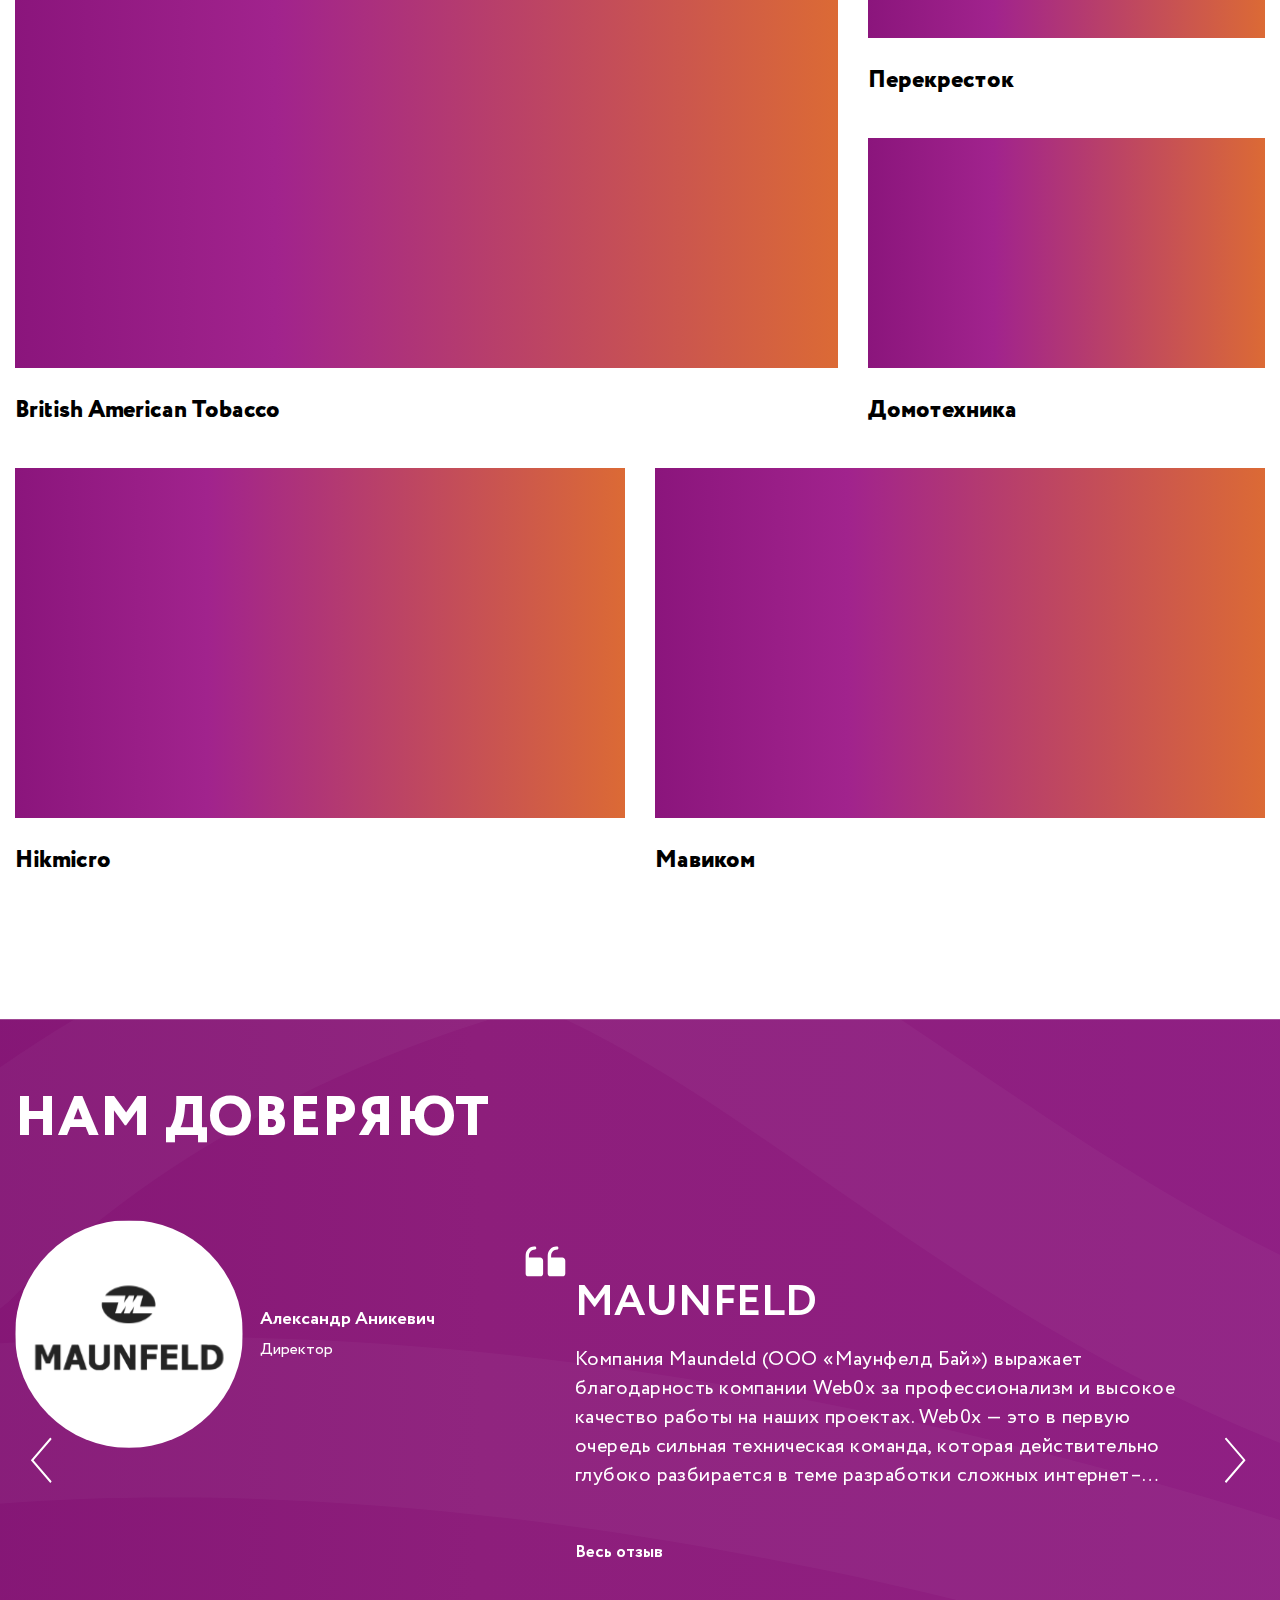
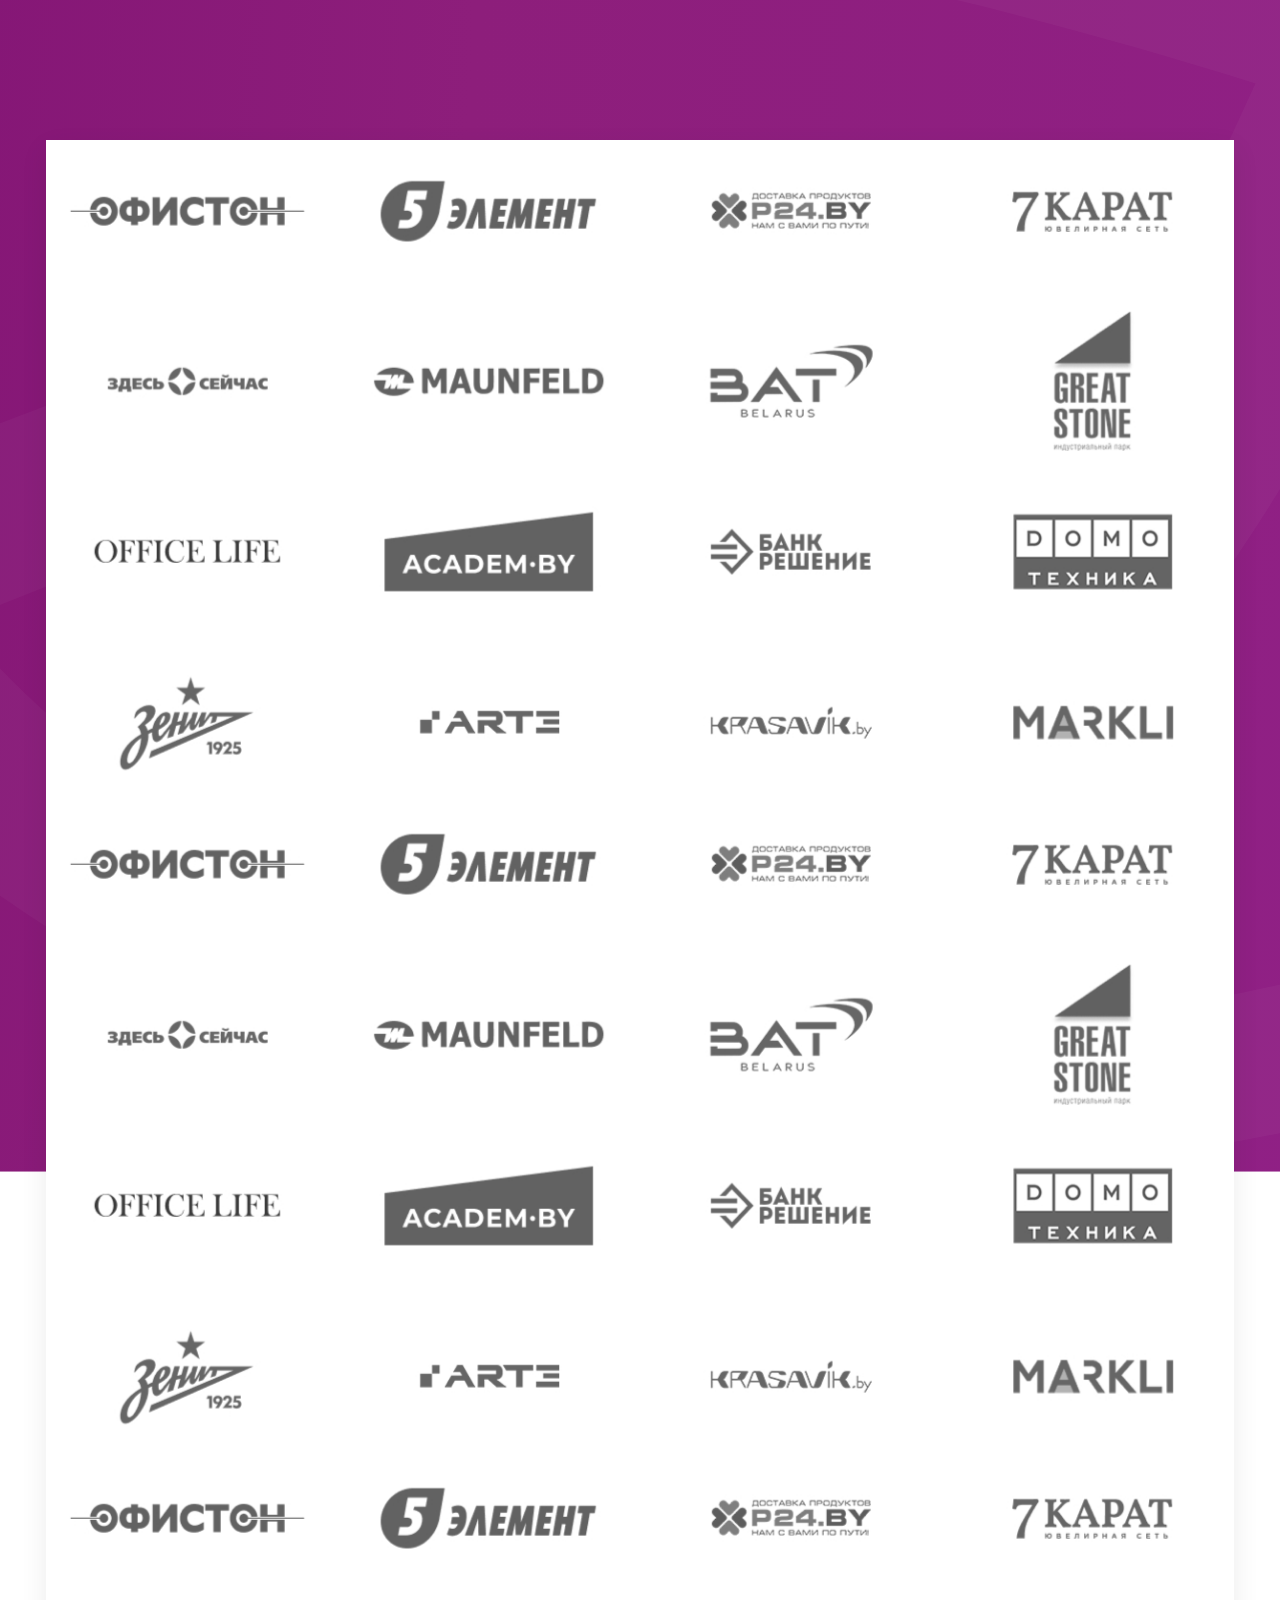
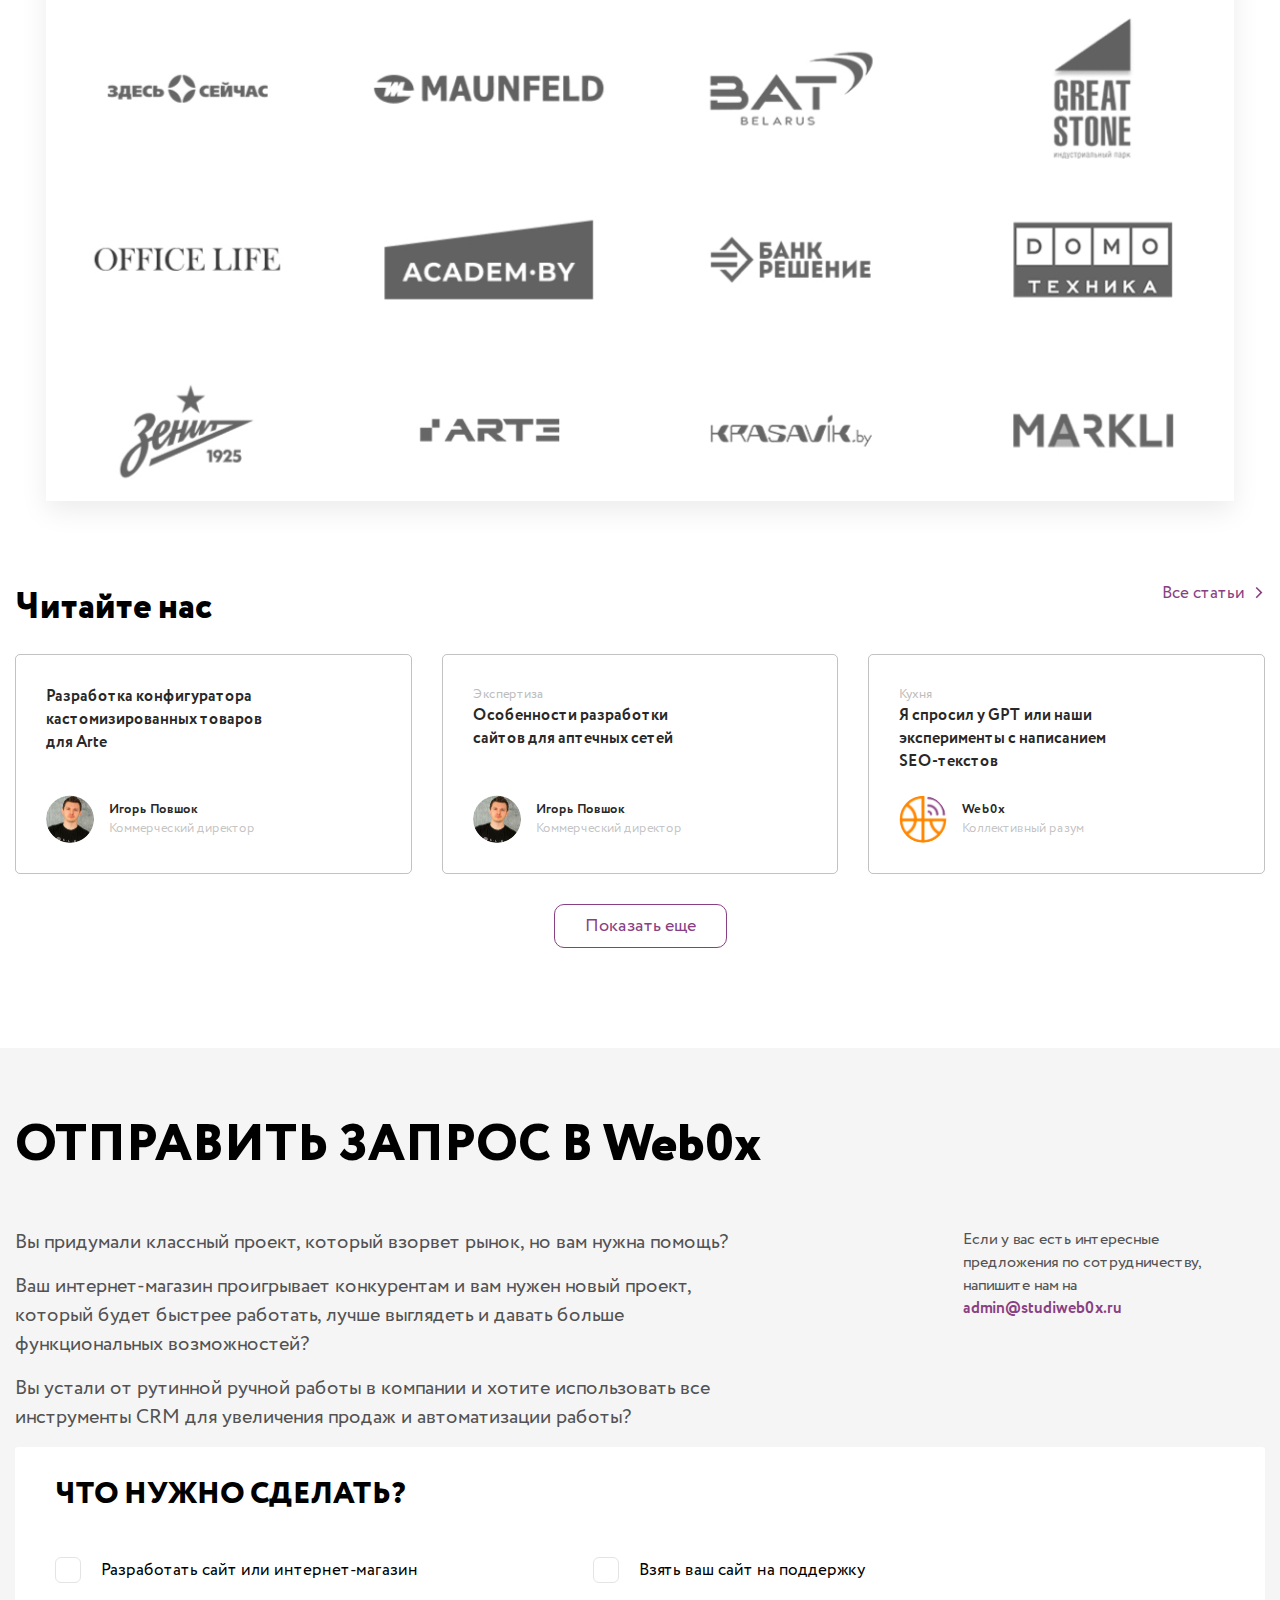
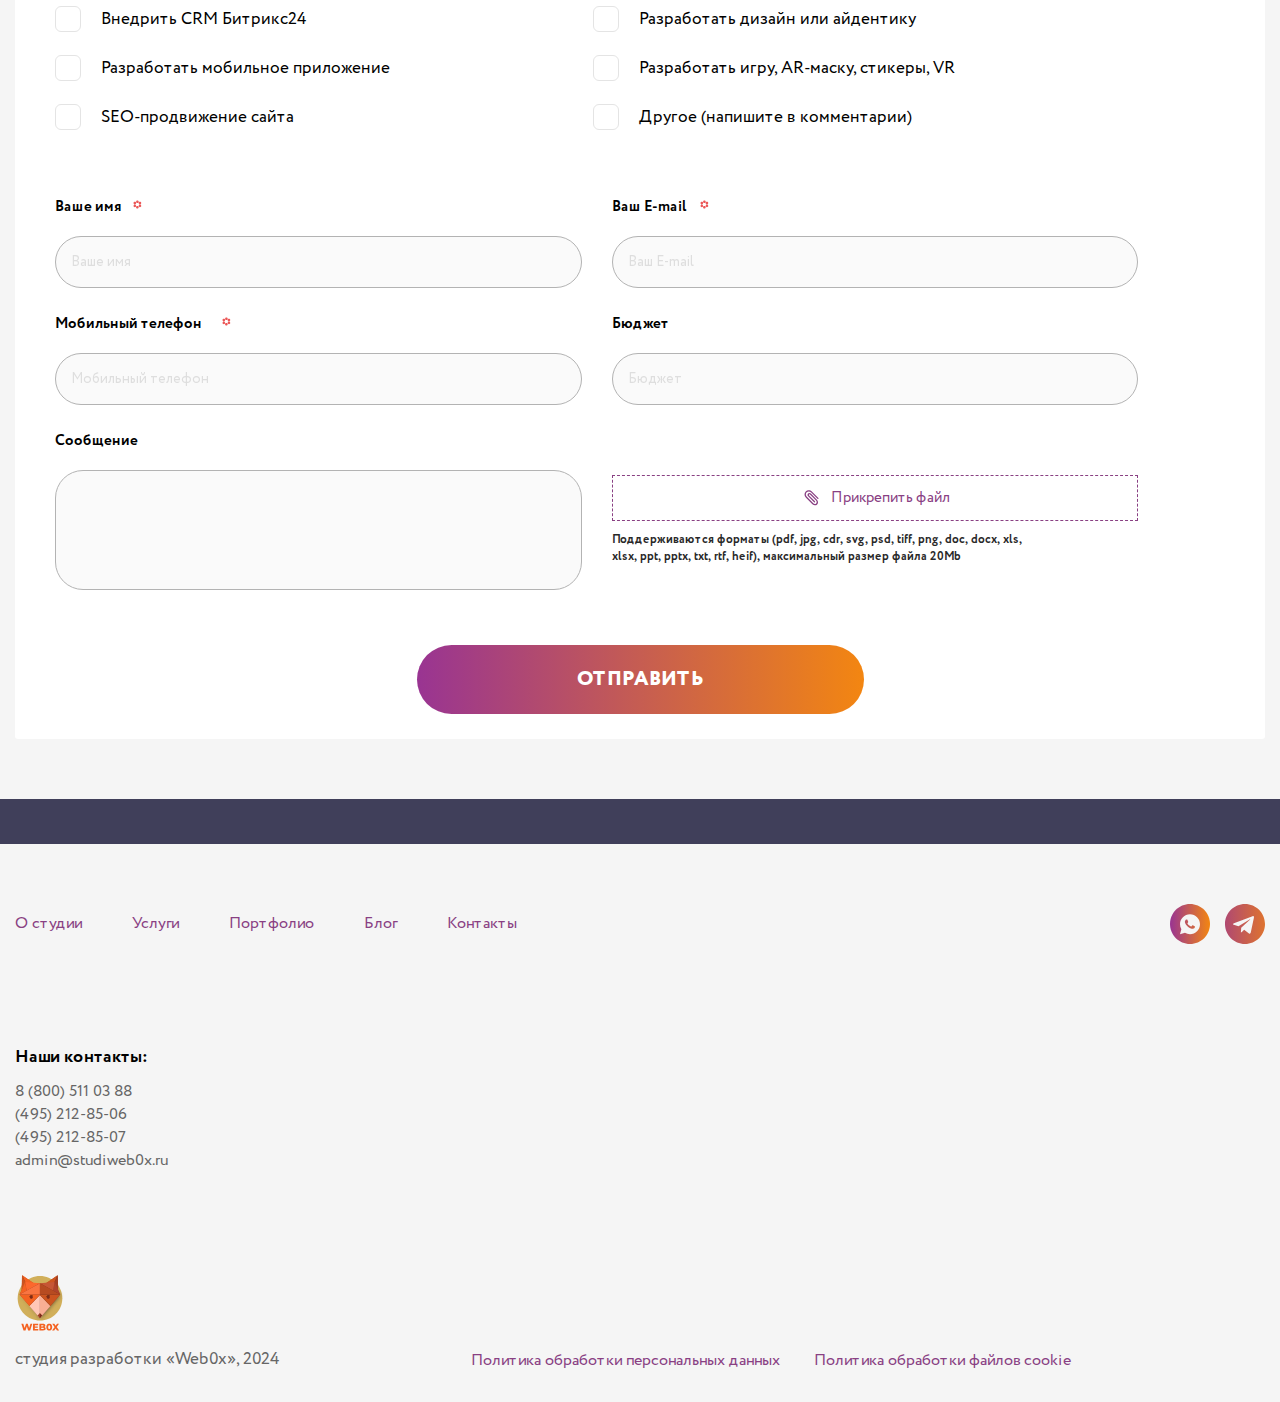
<file: main.html>
<!DOCTYPE html>
<html lang="en">
<head>
    <meta charset="UTF-8">
    <meta http-equiv="X-UA-Compatible" content="IE=edge">
    <meta name="viewport" content="width=device-width, initial-scale=1.0">
    <title>Shop</title>
    <link rel="preconnect" href="https://fonts.googleapis.com">
<link rel="preconnect" href="https://fonts.gstatic.com" crossorigin>
<link href="https://fonts.googleapis.com/css2?family=Inter:wght@100..900&family=Montserrat:ital,wght@0,800;1,800&display=swap" rel="stylesheet">
<link
  rel="stylesheet"
  href="https://cdn.jsdelivr.net/npm/swiper@11/swiper-bundle.min.css"
/>
    <link rel="stylesheet" href="./css/main.css">
</head>
<body>
   <header class="header">
    <nav class="nav">
        <div class="nav__container">
        <div class="nav__left"> <a href="/main.html" class="logo__link"><img src="./img/header/Logo.svg" alt="" class="logo header__logo"></a>
            <a href="tel:+79933776018" class="header__link header__link-phone">+7 (993) 377-60-18</a>
            <a href="#application" class="header__application">Отправить заявку</a>
        </div>
        <div class="nav__right">
            <a href="#advantages" class="header__link header__link-service">Услуги</a>
            <a href="./portfolio.html" class="header__link header__link-portfolio">Портфолио</a>
            <div class="burger__box">
                <div class="burger__content">
                    <button class="burger__close-btn">закрыть</button>
                    <a href="#" class="burger__content-link">first link</a>
                    <a href="#" class="burger__content-link">second link</a>
                </div>
                <div class="burger">
                    <div class="burger__line"></div>
                    <div class="burger__line"></div>
                    <div class="burger__line"></div>
                </div>
            </div>
        </div>
    </div> 
    </nav>
    <div class="header__content">
        <div class="header__background-img"></div>
        <div class="header__background-gradient"></div>
        <div class="container">
        <h1 class="header__title"> <span>Функциональные</span> <br> Интернет-магазины</h1>
        <h3 class="header__subtitle">Разработка, поддержка, развитие и продвижение</h3>
    </div>
    </div>
   </header> 

   <section id="advantages" class="advantages">
    <div class="container">
        <div class="advantages__box">
            <ul class="advantages__list">
                <li class="advantages__list-item">
                    <img src="./img/advantages/adv-1.svg" alt="" class="advantages__item-icon">
                    <h4 class="advantages__item-title">Разработка сайтов <br>
                        на 1С-Битрикс</h4>
                    <p class="advantages__item-text">Мы входим в ТОП-5 партнеров 1С-Битрикс <br>
                        в Республике Беларусь и создаем сайты <br>
                        с самой быстрой загрузкой</p>
                </li>
                <li class="advantages__list-item">
                    <img src="./img/advantages/adv-2.svg" alt="" class="advantages__item-icon">
                    <h4 class="advantages__item-title">Внедрение CRM <br>
                        Битрикс 24</h4>
                    <p class="advantages__item-text">Мы являемся золотым <br>
                        сертифицированным партнером <br>
                        и интегратором Битрикс24</p>
                </li>
                <li class="advantages__list-item">
                    <img src="./img/advantages/adv-3.svg" alt="" class="advantages__item-icon">
                    <h4 class="advantages__item-title">Обслуживание <br>
                        и поддержка сайтов</h4>
                    <p class="advantages__item-text">Ускорим ваш сайт, сделаем адаптивную <br>
                        верстку, синхронизируем сайт с любыми <br>
                        системами или же создадим сайт с нуля</p>
                </li>
                <li class="advantages__list-item">
                    <img src="./img/advantages/adv-4.svg" alt="" class="advantages__item-icon">
                    <h4 class="advantages__item-title">Дизайн проектов</h4>
                    <p class="advantages__item-text">Мы делаем современный дизайн <br>
                        и продуманные интерфейсы для вашей <br>
                        целевой аудитории</p>
                </li>
            </ul>
            <ul class="advantages__list">
                <li class="advantages__list-item">
                    <img src="./img/advantages/adv-5.svg" alt="" class="advantages__item-icon">
                    <h4 class="advantages__item-title">Разработка <br>
                        мобильных <br>
                        приложений</h4>
                    <p class="advantages__item-text">Мы разрабатываем кроссплатформенные <br>
                        мобильные приложения для платформ iOS <br>
                        и Android на фреймворке React Native</p>
                </li>
                <li class="advantages__list-item">
                    <img src="./img/advantages/adv-6.svg" alt="" class="advantages__item-icon">
                    <h4 class="advantages__item-title" style="font-family: Inter; font-size: 26px;">Контекстная <br>
                        реклама</h4>
                    <p class="advantages__item-text"  >Мы создаем 2D и 3D-игры, корпоративные <br>
                        мини-игры и открытки</p>
                </li>
                <li class="advantages__list-item">
                    <img src="./img/advantages/adv-7.svg" alt="" class="advantages__item-icon">
                    <h4 class="advantages__item-title" style="font-family: Inter; font-size: 26px;">Продвижение <br> на маркетплейсах</h4>
                    <p class="advantages__item-text">Мы разрабатываем игры и другой контент <br>
                        для гарнитур виртуальной реальности</p>
                </li>
                <li class="advantages__list-item">
                    <img src="./img/advantages/adv-8.svg" alt="" class="advantages__item-icon">
                    <h4 class="advantages__item-title">SEO продвижение <br>
                        сайта</h4>
                    <p class="advantages__item-text">Мы следим за технологиями и всегда <br>
                        готовы предложить своим клиентам <br>
                        трендовые инструменты для продвижения <br>
                        сайта</p>
                </li>
            </ul>

            <ul class="advantages__market">
                <a href="./services.html" class="advantages__market-item advantages__market-bitrix">
                   
                    <img src="./img/advantages/bitrix.svg" alt="Bitrix" class="advantages__market-img">
                    <p class="advantages__market-text">Купить лицензию <br>
                        Битрикс CMS</p>
                    <img src="./img/advantages/arrow.svg" alt="" class="advantages__market-arrow">
                </a>
                <a  href="./services.html" class="advantages__market-item advantages__market-24">
                    <img src="./img/advantages/24-hour.svg" alt="Bitrix" class="advantages__market-img">
                    <p class="advantages__market-text">Купить лицензию <br>
                        Битрикс24 CRM</p>
                    <img src="./img/advantages/arrow.svg" alt="" class="advantages__market-arrow">
                </a>
                <a  href="./services.html" class="advantages__market-item advantages__market-DB">
                    <img src="./img/advantages/DB.svg" alt="Bitrix" class="advantages__market-img">
                    <p class="advantages__market-text">Купить лицензию <br>
                        Битрикс CMS</p>
                    <img src="./img/advantages/arrow.svg" alt="" class="advantages__market-arrow">
                </a>
                <a  href="./services.html" class="advantages__market-item advantages__market-seon">
                    <img src="./img/advantages/seon.svg" alt="Bitrix" class="advantages__market-img">
                    <p class="advantages__market-text">Готовый интернет- <br>
                        магазин на 1С-Битрикс</p>
                    <img src="./img/advantages/arrow.svg" alt="" class="advantages__market-arrow">
                </a>
            </ul>
        </div>
    </div>
   </section> 

   <section class="quick">
        <div class="quick__inner">

            <div class="quick__inner-color">
                <div class="container quick__color-container">
                <h3 class="quick__title">Разрабатываем самые быстрые
                    сайты в России. доказываем
                    цифрами скорость наших сайтов.</h3>
                <p class="quick__color-text">Мы специализируемся на создании сайтов и детально изучили требования Google, чтобы обеспечивать качественную реализацию проектов на всех уровнях. Наша команда разработчиков использует собственные модули по оптимизации изображений и конвертации каталогов, чтобы сайты, которые мы создаем, работали эффективно и быстро загружались. Создание сайтов — наша ключевая фраза, и мы готовы применить нашу экспертизу и опыт, чтобы разработать для вас проект, который будет соответствовать вашим потребностям и ожиданиям.</p>
            </div>
            </div>
            <div class="quick__inner-white">
                <div class="container">
                <ul class="quick__white-list">
                    <li class="quick__list-item">
                        <img src="./img/advantages/check-mark.svg" alt="" class="quick__list-check">
                        <p class="quick__item-text quick__item-text--special">Технологичная верстка сайта</p>
                    </li>
                    <li class="quick__list-item">
                        <img src="./img/advantages/check-mark.svg" alt="" class="quick__list-check">
                        <p class="quick__item-text">Правильный и чистый код сайта</p>
                    </li>
                    <li class="quick__list-item">
                        <img src="./img/advantages/check-mark.svg" alt="" class="quick__list-check">
                        <p class="quick__item-text">Оптимизация изображений</p>
                    </li>
                    <li class="quick__list-item">
                        <img src="./img/advantages/check-mark.svg" alt="" class="quick__list-check">
                        <p class="quick__item-text">Подключение других сервисов</p>
                    </li>
                    <li class="quick__list-item">
                        <img src="./img/advantages/check-mark.svg" alt="" class="quick__list-check">
                        <p class="quick__item-text">Оптимизация запросов</p>
                    </li>
                    <li class="quick__list-item">
                        <img src="./img/advantages/check-mark.svg" alt="" class="quick__list-check">
                        <p class="quick__item-text">Настроенный сервер</p>
                    </li>
                </ul>
                <p class="quick__white-text">Мы используем собственный сборщик, отложенную подгрузку
                    скрытых блоков, сжатие всех
                    элементов и многое другое. Наша
                    верстка всегда адаптивная и имеет
                    высокий отклик взаимодействия.
                    Каждый блок нашего демо-сайта
                    сверстан с учетом скорости загрузки
                </p>


                <div class="quick__images">
                    <div class="quick__images-item quick__images-item--1">
                        <img src="./img/advantages/quick-card-1.jpg" alt="" class="quick__card-img">
                        <div class="quick__card-inner">
                        <div class="quick__card-title">Fabrika MVK</div>
                        <div class="quick__card-text">Сравнение нашего сайта со скоростью загрузки
                            конкурентов. На десктопе главная страница
                            загружается всего за 1,83 секунды, что в 10 раз
                            быстрее некоторых конкурентов.</div>
                            <div class="quick__card-timer">
                                <div class="quick__timer-title">Время загрузки сайта</div>
                                <div class="quick__timer-time" id="timer">
                                    <span>0</span>
                                    <span>.</span>
                                    <span>00</span>
                                </div>
                            </div>
                        </div>
                    </div>
                    <div class="quick__images-item quick__images-item--2">
                        <img src="./img/advantages/quick-card-2.jpg" alt="" class="quick__card-img">
                        <div class="quick__card-inner">
                        <div class="quick__card-title">MARKLI</div>
                        <div class="quick__card-text">Сравнение нашего сайта со скоростью загрузки
                            конкурентов. На десктопе главная страница
                            загружается всего за 1,72 секунды, что в 10 раз
                            быстрее некоторых конкурентов.</div>
                            <div class="quick__card-timer">
                                <div class="quick__timer-title">Время загрузки сайта</div>
                                <div class="quick__timer-time">0.00</div>
                               
                            </div>
                        </div>
                    </div>
                    <div class="quick__images-item quick__images-item--3">
                        <img src="./img/advantages/quick-card-3.jpg" alt="" class="quick__card-img">
                        <div class="quick__card-inner">
                        <div class="quick__card-title">DOMOTEHNIKA</div>
                        <div class="quick__card-text">Сравнение нашего сайта со скоростью загрузки
                            конкурентов. На десктопе главная страница
                            загружается всего за 2,01 секунды, что в 10 раз
                            быстрее некоторых конкурентов.</div>
                            <div class="quick__card-timer">
                                <div class="quick__timer-title">Время загрузки сайта</div>
                                <div class="quick__timer-time">0.00</div>
                               
                            </div>
                        </div>
                    </div>
                </div>
            </div>
        </div>
        </div>
   </section> 

   <section class="projects">
    <div class="container">
        <div class="projects__inner">
            <div class="title__box">
                <h2 class="projects__title">Наши разработанные проекты</h2>
                <a href="./portfolio.html" class="project__title-link">Все проекты </a>
            </div>
            <p class="projects__text">В 2022 году 10 сайтов интернет-магазинов
                разработанных компанией Web0x взяли призовые
                места <span> на рейтинге байнета</span></p>
                <div class="tabs">
                    <div class="tabs__btns">
                        <button data-tab="tab-1" class="tabs__btns-item tabs__btns-item-active">Интернет-магазины</button>
                        <button data-tab="tab-2" class="tabs__btns-item ">Порталы и сервисы</button>
                        <button data-tab="tab-3" class="tabs__btns-item ">Креативные проекты</button>
                        <button data-tab="tab-4" class="tabs__btns-item ">Корпоративные сайты</button>
                    </div>

                    <ul class="tabs__content">
                        <li id="tab-1" class="tabs__content-item  tabs__content-item--active">
                            <div class="tabs__item-middle tabs__item-middle--1 ">
                                <div class="tabs__item-img tabs__img-middle--1"></div>
                                <div class="tabs__item-text">Интернет-магазин «Санаторий Заполярье»</div>
                            </div>
                            <div class="tabs__item-middle tabs__item-middle--2">
                                <div class="tabs__item-img tabs__img-middle--2"></div>
                                <div class="tabs__item-text">Копроративный сайт «Винт»</div>
                            </div>
                            <div class="tabs__item-big tabs__item-big--3">
                                <div class="tabs__item-img tabs__img-big--3"></div>
                                <div class="tabs__item-text">British American Tobacco</div>
                            </div>
                            <div class="tabs__item-little tabs__item-little--4">
                                <div class="tabs__item-img tabs__img-little--4"></div>
                                <div class="tabs__item-text">Перекресток</div>
                            </div>
                            <div class="tabs__item-little tabs__item-little--5">
                                <div class="tabs__item-img tabs__img-little--5"></div>
                                <div class="tabs__item-text">Домотехника</div>
                            </div>
                            <div class="tabs__item-middle tabs__item-middle--6">
                                <div class="tabs__item-img tabs__img-middle--6"></div>
                                <div class="tabs__item-text">Hikmicro</div>
                            </div>
                            <div class="tabs__item-middle tabs__item-middle--7">
                                <div class="tabs__item-img tabs__img-middle--7"></div>
                                <div class="tabs__item-text">Мавиком</div>
                            </div>
                        </li>
                        <li id="tab-2" class="tabs__content-item  ">
                            <div class="tabs__item-middle tabs__item-middle--1 ">
                                <div class="tabs__item-img tabs__img-middle--1"></div>
                                <div class="tabs__item-text">Поменялся контент, поменялся контент</div>
                            </div>
                            <div class="tabs__item-middle tabs__item-middle--2">
                                <div class="tabs__item-img tabs__img-middle--2"></div>
                                <div class="tabs__item-text">Копроративный сайт «Винт»</div>
                            </div>
                            <div class="tabs__item-big tabs__item-big--3">
                                <div class="tabs__item-img tabs__img-big--3"></div>
                                <div class="tabs__item-text">British American Tobacco</div>
                            </div>
                            <div class="tabs__item-little tabs__item-little--4">
                                <div class="tabs__item-img tabs__img-little--4"></div>
                                <div class="tabs__item-text">Перекресток</div>
                            </div>
                            <div class="tabs__item-little tabs__item-little--5">
                                <div class="tabs__item-img tabs__img-little--5"></div>
                                <div class="tabs__item-text">Домотехника</div>
                            </div>
                            <div class="tabs__item-middle tabs__item-middle--6">
                                <div class="tabs__item-img tabs__img-middle--6"></div>
                                <div class="tabs__item-text">Hikmicro</div>
                            </div>
                            <div class="tabs__item-middle tabs__item-middle--7">
                                <div class="tabs__item-img tabs__img-middle--7"></div>
                                <div class="tabs__item-text">Мавиком</div>
                            </div>
                        </li>
                        <li id="tab-3" class="tabs__content-item  ">
                            <div class="tabs__item-middle tabs__item-middle--1 ">
                                <div class="tabs__item-img tabs__img-middle--1"></div>
                                <div class="tabs__item-text">Интернет-магазин «Санаторий Заполярье»</div>
                            </div>
                            <div class="tabs__item-middle tabs__item-middle--2">
                                <div class="tabs__item-img tabs__img-middle--2"></div>
                                <div class="tabs__item-text">Копроративный сайт «Винт»</div>
                            </div>
                            <div class="tabs__item-big tabs__item-big--3">
                                <div class="tabs__item-img tabs__img-big--3"></div>
                                <div class="tabs__item-text">British American Tobacco</div>
                            </div>
                            <div class="tabs__item-little tabs__item-little--4">
                                <div class="tabs__item-img tabs__img-little--4"></div>
                                <div class="tabs__item-text">Перекресток</div>
                            </div>
                            <div class="tabs__item-little tabs__item-little--5">
                                <div class="tabs__item-img tabs__img-little--5"></div>
                                <div class="tabs__item-text">Домотехника</div>
                            </div>
                            <div class="tabs__item-middle tabs__item-middle--6">
                                <div class="tabs__item-img tabs__img-middle--6"></div>
                                <div class="tabs__item-text">Интернет-магазин «Санаторий Заполярье»</div>
                            </div>
                            <div class="tabs__item-middle tabs__item-middle--7">
                                <div class="tabs__item-img tabs__img-middle--7"></div>
                                <div class="tabs__item-text">Копроративный сайт «Винт»</div>
                            </div>
                        </li>
                        <li id="tab-4" class="tabs__content-item  ">
                            <div class="tabs__item-middle tabs__item-middle--1 ">
                                <div class="tabs__item-img tabs__img-middle--1"></div>
                                <div class="tabs__item-text">Интернет-магазин «Санаторий Заполярье»</div>
                            </div>
                            <div class="tabs__item-middle tabs__item-middle--2">
                                <div class="tabs__item-img tabs__img-middle--2"></div>
                                <div class="tabs__item-text">Копроративный сайт «Винт»</div>
                            </div>
                            <div class="tabs__item-big tabs__item-big--3">
                                <div class="tabs__item-img tabs__img-big--3"></div>
                                <div class="tabs__item-text">British American Tobacco</div>
                            </div>
                            <div class="tabs__item-little tabs__item-little--4">
                                <div class="tabs__item-img tabs__img-little--4"></div>
                                <div class="tabs__item-text">Перекресток</div>
                            </div>
                            <div class="tabs__item-little tabs__item-little--5">
                                <div class="tabs__item-img tabs__img-little--5"></div>
                                <div class="tabs__item-text">Домотехника</div>
                            </div>
                            <div class="tabs__item-middle tabs__item-middle--6">
                                <div class="tabs__item-img tabs__img-middle--6"></div>
                                <div class="tabs__item-text">Интернет-магазин «Санаторий Заполярье»</div>
                            </div>
                            <div class="tabs__item-middle tabs__item-middle--7">
                                <div class="tabs__item-img tabs__img-middle--7"></div>
                                <div class="tabs__item-text">Копроративный сайт «Винт»</div>
                            </div>
                        </li>
                    </ul>
                </div>
        </div>
    </div>
</section> 

    <section class="trust">
        <div class="trust__bg"></div>
        <div class="container">
            <h3 class="trust__title">Нам доверяют</h3>
        <div class="swiper trust__comm-first">
            <div class="swiper-wrapper">
              <div class="swiper-slide trust__comm-slide">
                <div class="trust__comm-slide--start">
                    <div class="trust__comm-logo">
                        <img src="./img/trust/trust-comm-logo.svg" alt="" class="trust__logo-img">
                    </div>
                   <div class="trust__mini-text">
                    <p class="comm__start-title">Александр Аникевич</p>
                    <p class="comm__start-subtitle">Директор</p>
                   </div>
                </div>
                <div class="trust__comm-slide--end">
                    <div class="quotes__img-box">
                        <img class="quotes__img" src="./img/trust/quotes.svg" alt="">
                    </div>
                    <p class="comm__end-title">Maunfeld</p>
                    <p class="comm__end-text">Компания Maundeld (ООО «Маунфелд Бай») выражает
                        благодарность компании Web0x за профессионализм и высокое
                        качество работы на наших проектах. Web0x — это в первую
                        очередь сильная техническая команда, которая действительно
                        глубоко разбирается в теме разработки сложных интернет– <br>
                        Компания Maundeld (ООО «Маунфелд Бай») выражает
                        благодарность компании Web0x за профессионализм и высокое
                        качество работы на наших проектах. Web0x — это в первую
                        очередь сильная техническая команда, которая действительно
                        глубоко разбирается в теме разработки сложных интернет–</p>
                        <button class="comm__end-btn">Весь отзыв</button>
                </div>
              </div>
              <div class="swiper-slide trust__comm-slide">
                <div class="trust__comm-slide--start">
                    <div class="trust__comm-logo">
                        <img src="./img/trust/trust-comm-logo.svg" alt="" class="trust__logo-img">
                    </div>
                   <div class="trust__mini-text">
                    <p class="comm__start-title">Александр Аникевич</p>
                    <p class="comm__start-subtitle">Директор</p>
                   </div>
                </div>
                <div class="trust__comm-slide--end">
                    <div class="quotes__img-box">
                        <img class="quotes__img" src="./img/trust/quotes.svg" alt="">
                    </div>
                    <p class="comm__end-title">Maunfeld</p>
                    <p class="comm__end-text">Компания Maundeld (ООО «Маунфелд Бай») выражает
                        благодарность компании Web0x за профессионализм и высокое
                        качество работы на наших проектах. Web0x — это в первую
                        очередь сильная техническая команда, которая действительно
                        глубоко разбирается в теме разработки сложных интернет– <br>
                        Компания Maundeld (ООО «Маунфелд Бай») выражает
                        благодарность компании Web0x за профессионализм и высокое
                        качество работы на наших проектах. Web0x — это в первую
                        очередь сильная техническая команда, которая действительно
                        глубоко разбирается в теме разработки сложных интернет–</p>
                        <button class="comm__end-btn">Весь отзыв</button>
                </div>
              </div>
              <div class="swiper-slide trust__comm-slide">
                <div class="trust__comm-slide--start">
                    <div class="trust__comm-logo">
                        <img src="./img/trust/trust-comm-logo.svg" alt="" class="trust__logo-img">
                    </div>
                   <div class="trust__mini-text">
                    <p class="comm__start-title">Александр Аникевич</p>
                    <p class="comm__start-subtitle">Директор</p>
                   </div>
                </div>
                <div class="trust__comm-slide--end">
                    <div class="quotes__img-box">
                        <img class="quotes__img" src="./img/trust/quotes.svg" alt="">
                    </div>
                    <p class="comm__end-title">Maunfeld</p>
                    <p class="comm__end-text">Компания Maundeld (ООО «Маунфелд Бай») выражает
                        благодарность компании Web0x за профессионализм и высокое
                        качество работы на наших проектах. Web0x — это в первую
                        очередь сильная техническая команда, которая действительно
                        глубоко разбирается в теме разработки сложных интернет– <br>
                        Компания Maundeld (ООО «Маунфелд Бай») выражает
                        благодарность компании Web0x за профессионализм и высокое
                        качество работы на наших проектах. Web0x — это в первую
                        очередь сильная техническая команда, которая действительно
                        глубоко разбирается в теме разработки сложных интернет–</p>
                        <button class="comm__end-btn">Весь отзыв</button>
                </div>
              </div>
              <div class="swiper-slide trust__comm-slide">
                <div class="trust__comm-slide--start">
                    <div class="trust__comm-logo">
                        <img src="./img/trust/trust-comm-logo.svg" alt="" class="trust__logo-img">
                    </div>
                   <div class="trust__mini-text">
                    <p class="comm__start-title">Александр Аникевич</p>
                    <p class="comm__start-subtitle">Директор</p>
                   </div>
                </div>
                <div class="trust__comm-slide--end">
                    <div class="quotes__img-box">
                        <img class="quotes__img" src="./img/trust/quotes.svg" alt="">
                    </div>
                    <p class="comm__end-title">Maunfeld</p>
                    <p class="comm__end-text">Компания Maundeld (ООО «Маунфелд Бай») выражает
                        благодарность компании Web0x за профессионализм и высокое
                        качество работы на наших проектах. Web0x — это в первую
                        очередь сильная техническая команда, которая действительно
                        глубоко разбирается в теме разработки сложных интернет– <br>
                        Компания Maundeld (ООО «Маунфелд Бай») выражает
                        благодарность компании Web0x за профессионализм и высокое
                        качество работы на наших проектах. Web0x — это в первую
                        очередь сильная техническая команда, которая действительно
                        глубоко разбирается в теме разработки сложных интернет–</p>
                        <button class="comm__end-btn">Весь отзыв</button>
                </div>
              </div>
            </div>
            <div class="swiper-button-next"></div>
            <div class="swiper-button-prev"></div>
          </div>


          <div class="trust__companies">
            <div class="trust__slider">
                <div class="trust__slide">
                    <img class="trust__slide-img" src="./img/trust/ofiston.jpg" alt="">
                    <img class="trust__slide-img" src="./img/trust/5-element.jpg" alt="">
                    <img class="trust__slide-img" src="./img/trust/p24.jpg" alt="">
                    <img class="trust__slide-img" src="./img/trust/7carat.jpg" alt="">
                    <img class="trust__slide-img" src="./img/trust/now-now.jpg" alt="">
                    <img class="trust__slide-img" src="./img/trust/maunfeld.jpg" alt="">
                    <img class="trust__slide-img" src="./img/trust/bat.jpg" alt="">
                    <img class="trust__slide-img" src="./img/trust/great-stone.jpg" alt="">
                    <img class="trust__slide-img" src="./img/trust/office-life.jpg" alt="">
                    <img class="trust__slide-img" src="./img/trust/academy-by.jpg" alt="">
                    <img class="trust__slide-img" src="./img/trust/bank.jpg" alt="">
                    <img class="trust__slide-img" src="./img/trust/fomo-tech.jpg" alt="">
                    <img class="trust__slide-img" src="./img/trust/zenit.jpg" alt="">
                    <img class="trust__slide-img" src="./img/trust/parte.jpg" alt="">
                    <img class="trust__slide-img" src="./img/trust/krasavik.jpg" alt="">
                    <img class="trust__slide-img" src="./img/trust/markli.jpg" alt="">
                </div>
                <div class="trust__slide">
                    <img class="trust__slide-img" src="./img/trust/ofiston.jpg" alt="">
                    <img class="trust__slide-img" src="./img/trust/5-element.jpg" alt="">
                    <img class="trust__slide-img" src="./img/trust/p24.jpg" alt="">
                    <img class="trust__slide-img" src="./img/trust/7carat.jpg" alt="">
                    <img class="trust__slide-img" src="./img/trust/now-now.jpg" alt="">
                    <img class="trust__slide-img" src="./img/trust/maunfeld.jpg" alt="">
                    <img class="trust__slide-img" src="./img/trust/bat.jpg" alt="">
                    <img class="trust__slide-img" src="./img/trust/great-stone.jpg" alt="">
                    <img class="trust__slide-img" src="./img/trust/office-life.jpg" alt="">
                    <img class="trust__slide-img" src="./img/trust/academy-by.jpg" alt="">
                    <img class="trust__slide-img" src="./img/trust/bank.jpg" alt="">
                    <img class="trust__slide-img" src="./img/trust/fomo-tech.jpg" alt="">
                    <img class="trust__slide-img" src="./img/trust/zenit.jpg" alt="">
                    <img class="trust__slide-img" src="./img/trust/parte.jpg" alt="">
                    <img class="trust__slide-img" src="./img/trust/krasavik.jpg" alt="">
                    <img class="trust__slide-img" src="./img/trust/markli.jpg" alt="">
                </div>
                <div class="trust__slide">
                    <img class="trust__slide-img" src="./img/trust/ofiston.jpg" alt="">
                    <img class="trust__slide-img" src="./img/trust/5-element.jpg" alt="">
                    <img class="trust__slide-img" src="./img/trust/p24.jpg" alt="">
                    <img class="trust__slide-img" src="./img/trust/7carat.jpg" alt="">
                    <img class="trust__slide-img" src="./img/trust/now-now.jpg" alt="">
                    <img class="trust__slide-img" src="./img/trust/maunfeld.jpg" alt="">
                    <img class="trust__slide-img" src="./img/trust/bat.jpg" alt="">
                    <img class="trust__slide-img" src="./img/trust/great-stone.jpg" alt="">
                    <img class="trust__slide-img" src="./img/trust/office-life.jpg" alt="">
                    <img class="trust__slide-img" src="./img/trust/academy-by.jpg" alt="">
                    <img class="trust__slide-img" src="./img/trust/bank.jpg" alt="">
                    <img class="trust__slide-img" src="./img/trust/fomo-tech.jpg" alt="">
                    <img class="trust__slide-img" src="./img/trust/zenit.jpg" alt="">
                    <img class="trust__slide-img" src="./img/trust/parte.jpg" alt="">
                    <img class="trust__slide-img" src="./img/trust/krasavik.jpg" alt="">
                    <img class="trust__slide-img" src="./img/trust/markli.jpg" alt="">
                </div>
            </div>
          </div>
         

        </div>



        
        <div class="fq">
            <div class="container">
            <div class="fq__title-box">
                <h3 class="fq__title">Читайте нас</h3>
                <a href="./blog.html" class="fq__all-link">Все статьи</a>
            </div>
            <ul class="fq__cards">
                <a href="#" class="fq__card-link">
                <li class="fq__cards-item">
                    <div class="qf__card-subtitle"></div>
                    <div class="qf__card-title">Разработка конфигуратора
                        кастомизированных товаров для
                        Arte</div>
                    <div class="fq__card-profile">
                        <img src="./img/trust/grigoriy.jpg" alt="" class="card__profile-img">
                        <div class="profile__text-box">
                        <p class="card__profile-title">Игорь Повшок</p>
                        <p class="card__profile-subtitle">Коммерческий директор</p>
                    </div>
                    </div>
                </li>
            </a>
            <a href="#" class="fq__card-link">
                <li class="fq__cards-item">
                    <div class="qf__card-subtitle">Экспертиза</div>
                    <div class="qf__card-title">Особенности разработки сайтов
                        для аптечных сетей</div>
                    <div class="fq__card-profile">
                        <img src="./img/trust/grigoriy.jpg" alt="" class="card__profile-img">
                        <div class="profile__text-box">
                            <p class="card__profile-title">Игорь Повшок</p>
                            <p class="card__profile-subtitle">Коммерческий директор</p>
                        </div>
                    </div>
                </li>
                </a>
                <a href="#" class="fq__card-link">
                <li class="fq__cards-item">
                    <div class="qf__card-subtitle">Кухня</div>
                    <div class="qf__card-title">Я спросил у GPT или наши
                        эксперименты с написанием <br>
                        SEO-текстов</div>
                    <div class="fq__card-profile">
                        <img src="./img/trust/basket-icon.svg" alt="" class="card__profile-img">
                        <div class="profile__text-box">
                            <p class="card__profile-title">Web0x</p>
                            <p class="card__profile-subtitle"> Коллективный разум</p>
                        </div>
                    </div>
                </li>
                </a>
                <a href="#" class="fq__card-link none" >
                <li class="fq__cards-item">
                    <div class="qf__card-subtitle">Кухня</div>
                    <div class="qf__card-title">Стандарты Web0x при
                        разработке дизайна</div>
                    <div class="fq__card-profile">
                        <img src="./img/trust/grigoriy.jpg" alt="" class="card__profile-img">
                        <div class="profile__text-box">
                            <p class="card__profile-title">Игорь Повшок</p>
                            <p class="card__profile-subtitle">Коммерческий директор</p>
                        </div>
                    </div>
                </li>
                </a>
                <a href="#" class="fq__card-link none" >
                <li class="fq__cards-item">
                    <div class="qf__card-subtitle">Кухня</div>
                    <div class="qf__card-title">Стандарты Web0x при
                        разработке дизайна</div>
                    <div class="fq__card-profile">
                        <img src="./img/trust/grigoriy.jpg" alt="" class="card__profile-img">
                        <div class="profile__text-box">
                            <p class="card__profile-title">Игорь Повшок</p>
                            <p class="card__profile-subtitle">Коммерческий директор</p>
                        </div>
                    </div>
                </li>
                </a>
                <a href="#" class="fq__card-link none" >
                <li class="fq__cards-item">
                    <div class="qf__card-subtitle">Кухня</div>
                    <div class="qf__card-title">Стандарты Web0x при
                        разработке дизайна</div>
                    <div class="fq__card-profile">
                        <img src="./img/trust/grigoriy.jpg" alt="" class="card__profile-img">
                        <div class="profile__text-box">
                            <p class="card__profile-title">Игорь Повшок</p>
                            <p class="card__profile-subtitle">Коммерческий директор</p>
                        </div>
                    </div>
                </li>
                </a>
                <a href="#" class="fq__card-link none" >
                <li class="fq__cards-item">
                    <div class="qf__card-subtitle">Кухня</div>
                    <div class="qf__card-title">Стандарты Web0x при
                        разработке дизайна</div>
                    <div class="fq__card-profile">
                        <img src="./img/trust/grigoriy.jpg" alt="" class="card__profile-img">
                        <div class="profile__text-box">
                            <p class="card__profile-title">Игорь Повшок</p>
                            <p class="card__profile-subtitle">Коммерческий директор</p>
                        </div>
                    </div>
                </li>
                </a>
                <a href="#" class="fq__card-link none" >
                <li class="fq__cards-item">
                    <div class="qf__card-subtitle">Кухня</div>
                    <div class="qf__card-title">Стандарты Web0x при
                        разработке дизайна</div>
                    <div class="fq__card-profile">
                        <img src="./img/trust/grigoriy.jpg" alt="" class="card__profile-img">
                        <div class="profile__text-box">
                            <p class="card__profile-title">Игорь Повшок</p>
                            <p class="card__profile-subtitle">Коммерческий директор</p>
                        </div>
                    </div>
                </li>
                </a>
                <a href="#" class="fq__card-link none" >
                <li class="fq__cards-item">
                    <div class="qf__card-subtitle">Кухня</div>
                    <div class="qf__card-title">Стандарты Web0x при
                        разработке дизайна</div>
                    <div class="fq__card-profile">
                        <img src="./img/trust/grigoriy.jpg" alt="" class="card__profile-img">
                        <div class="profile__text-box">
                            <p class="card__profile-title">Игорь Повшок</p>
                            <p class="card__profile-subtitle">Коммерческий директор</p>
                        </div>
                    </div>
                </li>
                </a>



            </ul>
            <div class="fq__vue-box">
                <button class="fq__vue-btn">Показать еще</button>
            </div>
          
        </div>
        </div>

        
    </section> 

    <section id="application" class="application">
        <div class="container">
            <h2 class="application__title">
                Отправить запрос в <span> Web0x</span>
            </h2>
            <div class="application__inner">
                <div class="application__text">
                    <div class="text__top" >
                    <p class="application__main-text">Вы придумали классный проект, который
                        взорвет рынок, но вам нужна помощь?</p>
                    <p class="application__main-text">Ваш интернет-магазин проигрывает
                        конкурентам и вам нужен новый проект,
                        который будет быстрее работать, лучше
                        выглядеть и давать больше функциональных
                        возможностей?</p>
                    <p class="application__main-text">Вы устали от рутинной ручной работы
                        в компании и хотите использовать все
                        инструменты CRM для увеличения продаж
                        и автоматизации работы?</p>
                    </div>
                        <div class="text__bottom">
                        <p class="application__text-mail">Если у вас есть интересные предложения по
                            сотрудничеству, напишите нам на </p>
                            <a href="mailto:admin@studiweb0x.ru" class="applicatiob__text-link">admin@studiweb0x.ru</a>
                        </div>
                </div>
                <form action="./form.php" id="applicationForm" class="application__form" method="post">
                    <div class="form__title">Что нужно сделать?</div>
                    <ul class="inputs__checkbox">
                        <li class="inputs__checkbox-item">
                           
                            <label for="create-site" class="inputs__label">
                                <input id="create-site" type="checkbox" class="input__checkbox-point" name="create-site">
                                <span class="custom-checkbox"></span>
                                Разработать сайт или интернет-магазин
                            </label>
                        </li>
                        <li class="inputs__checkbox-item">
                            <label for="site-support" class="inputs__label">
                                <input id="site-support" type="checkbox" class="input__checkbox-point" name="support">
                                <span class="custom-checkbox"></span>
                                Взять ваш сайт на поддержку
                            </label>
                        </li>
                        <li class="inputs__checkbox-item">
                            <label for="CRM" class="inputs__label">
                                <input id="CRM" type="checkbox" class="input__checkbox-point" name="implement-crn">
                                <span class="custom-checkbox"></span>
                                Внедрить CRM Битрикс24
                            </label>
                        </li>
                        <li class="inputs__checkbox-item">
                            <label for="design" class="inputs__label">
                                <input id="design" type="checkbox" class="input__checkbox-point" name="create-design">
                                 <span class="custom-checkbox"></span>
                                Разработать дизайн или айдентику
                            </label>
                        </li>
                        <li class="inputs__checkbox-item">
                            <label for="mobile" class="inputs__label">
                                <input id="mobile" type="checkbox" class="input__checkbox-point" name="mobile-app">
                                 <span class="custom-checkbox"></span>
                                Разработать мобильное приложение
                            </label>
                        </li>
                        <li class="inputs__checkbox-item">
                            <label for="game" class="inputs__label">
                                <input id="game" type="checkbox" class="input__checkbox-point" name="game">
                                 <span class="custom-checkbox"></span>
                                Разработать игру, AR-маску, стикеры, VR
                            </label>
                        </li>
                        <li class="inputs__checkbox-item">
                            <label for="seo" class="inputs__label">
                                <input id="seo" type="checkbox" class="input__checkbox-point" name="seo">
                                 <span class="custom-checkbox"></span>
                                SEO-продвижение сайта
                            </label>
                        </li>
                        <li class="inputs__checkbox-item">
                            <label for="another" class="inputs__label">
                                <input id="another" type="checkbox" class="input__checkbox-point" name="another">
                                 <span class="custom-checkbox"></span>
                                Другое (напишите в комментарии)
                            </label>
                        </li>
                    </ul>



                    <ul class="text__inputs-list">
                        <li class="text__input-item">
                            <div class="text__input-title text__input-title--star">Ваше имя </div>
                            <input type="text" class="text-input" name="name"  placeholder="Ваше имя" required>
                        </li>
                        <li class="text__input-item">
                            <div class="text__input-title  text__input-title--star">Ваш E-mail </div>
                            <input type="email" class="text-input" name="email" placeholder="Ваш E-mail" required>
                        </li>
                        <li class="text__input-item">
                            <div class="text__input-title  text__input-title--bigstar">Мобильный телефон </div>
                            <input data-tel-input type="tel" class="text-input" name="mobile" placeholder="Мобильный телефон" required>
                        </li>
                        <li class="text__input-item">
                            <div class="text__input-title">Бюджет</div>
                            <input type="text" class="text-input" name="budget" placeholder="Бюджет">
                        </li>
                        <li class="text__input-item">
                            <div class="text__input-title">Сообщение</div>
                            <textarea class="message__area" name="message"  id="message-area"></textarea>
                        </li>
                       
                        <li class="text__input-item">
                            <label class="file__label" for="file">
                                <img src="./img/application/screpka.svg" alt="" class="file__decor">
                                Прикрепить  файл</label>
                                <input id="file" type="file" name="file[]" class="file__input" multiple accept=".pdf,.jpg,.cdr,.svg,.psd,.tiff,.png,.doc,.docx,.xls,.xlsx,.ppt,.pptx,.txt,.rtf,.heif" data-multiple-caption="{count} файлов Bыбpaнo" maxlength="20971520">
                            <div class="text__input-title text__input-file">Поддерживаются форматы (pdf, jpg, cdr, svg, psd, tiff, png, doc, docx, xls, <br>
                                xlsx, ppt, pptx, txt, rtf, heif), максимальный размер файла 20Mb</div>
                        </li>
                        <button type="submit" class="form__btn">Отправить</button>
                    </ul>
                </form>


            </div>
        </div>
    </section>

    <footer class="footer">
        <div class="container">
            <div class="footer__inner">
                <ul class="footer__links">
                    <li class="footer__links-item">
                        <a href="./about.html" class="footer__links-link">О студии</a>
                    </li>
                    <li class="footer__links-item">
                        <a href="#advantages" class="footer__links-link">Услуги</a>
                    </li>
                    <li class="footer__links-item">
                        <a href="./portfolio.html" class="footer__links-link">Портфолио</a>
                    </li>
                    <li class="footer__links-item">
                        <a href="./blog.html" class="footer__links-link">Блог</a>
                    </li>
                    <li class="footer__links-item">
                        <a href="./contacts.html" class="footer__links-link">Контакты</a>
                    </li>
                    <div class="footer__icons-box">
                    <li class="footer__links-item footer__links-icon">
                        <a href="#" class="footer__links-link">
                            <img src="./img/footer/whatsapp.svg" alt="" class="footer__links-icon">
                        </a>
                    </li>
                    <li class="footer__links-item">
                        <a href="#" class="footer__links-link">
                            <img src="./img/footer/telegram.svg" alt="" class="footer__links-icon">
                        </a>
                    </li>
                </div>
                </ul>

                <ul class="footer__contacts">
                    <li class="footer__contacts-item contacts__item-title">Наши контакты:</li>
                    <li class="footer__contacts-item">
                        <a href="tel:88005110388" class="footer__contacts-link">8 (800) 511 03 88</a>
                    </li>
                    <li class="footer__contacts-item">
                        <a href="tel:4952128506" class="footer__contacts-link">(495) 212-85-06</a>
                    </li>
                    <li class="footer__contacts-item">
                        <a href="tel:4952128507" class="footer__contacts-link">(495) 212-85-07</a>
                    </li>
                    <li class="footer__contacts-item">
                        <a href="mailto:admin@studiweb0x.ru" class="footer__contacts-link">admin@studiweb0x.ru</a>
                    </li>
                </ul>

                <ul class="footer__bottom">
                    <li class="footer__bottom-item">
                        <a href="#" class="logo__link">
                        <img src="./img/header/Logo.svg" alt="" class="footer__logo"></a>
                        <p class="footer__bottom-text">студия разработки «Web0x», 2024</p>
                    </li>
                    <li class="footer__bottom-item footer__bottom-item--links">
                        <a href="#" class="footer__bottom-link">Политика обработки персональных данных</a>
                        <a href="#" class="footer__bottom-link">Политика обработки файлов cookie</a>
                    
                    </li>
                </ul>
            </div>
        </div>
    </footer> 
    <script src="https://code.jquery.com/jquery-3.7.1.js" integrity="sha256-eKhayi8LEQwp4NKxN+CfCh+3qOVUtJn3QNZ0TciWLP4=" crossorigin="anonymous"></script>
    <script src="https://code.jquery.com/jquery-3.7.1.min.js" integrity="sha256-/JqT3SQfawRcv/BIHPThkBvs0OEvtFFmqPF/lYI/Cxo=" crossorigin="anonymous"></script>
    <script src="./js/slick.min.js"></script>
    <script src="./libs/phoneMask/mask.js"></script>
    <script src="./libs/phoneMask/mask_list.js"></script>
  
    <script src="https://cdn.jsdelivr.net/npm/swiper@11/swiper-bundle.min.js"></script>
    <script src="./js/main.js"></script>

</body>
</html>
</file>
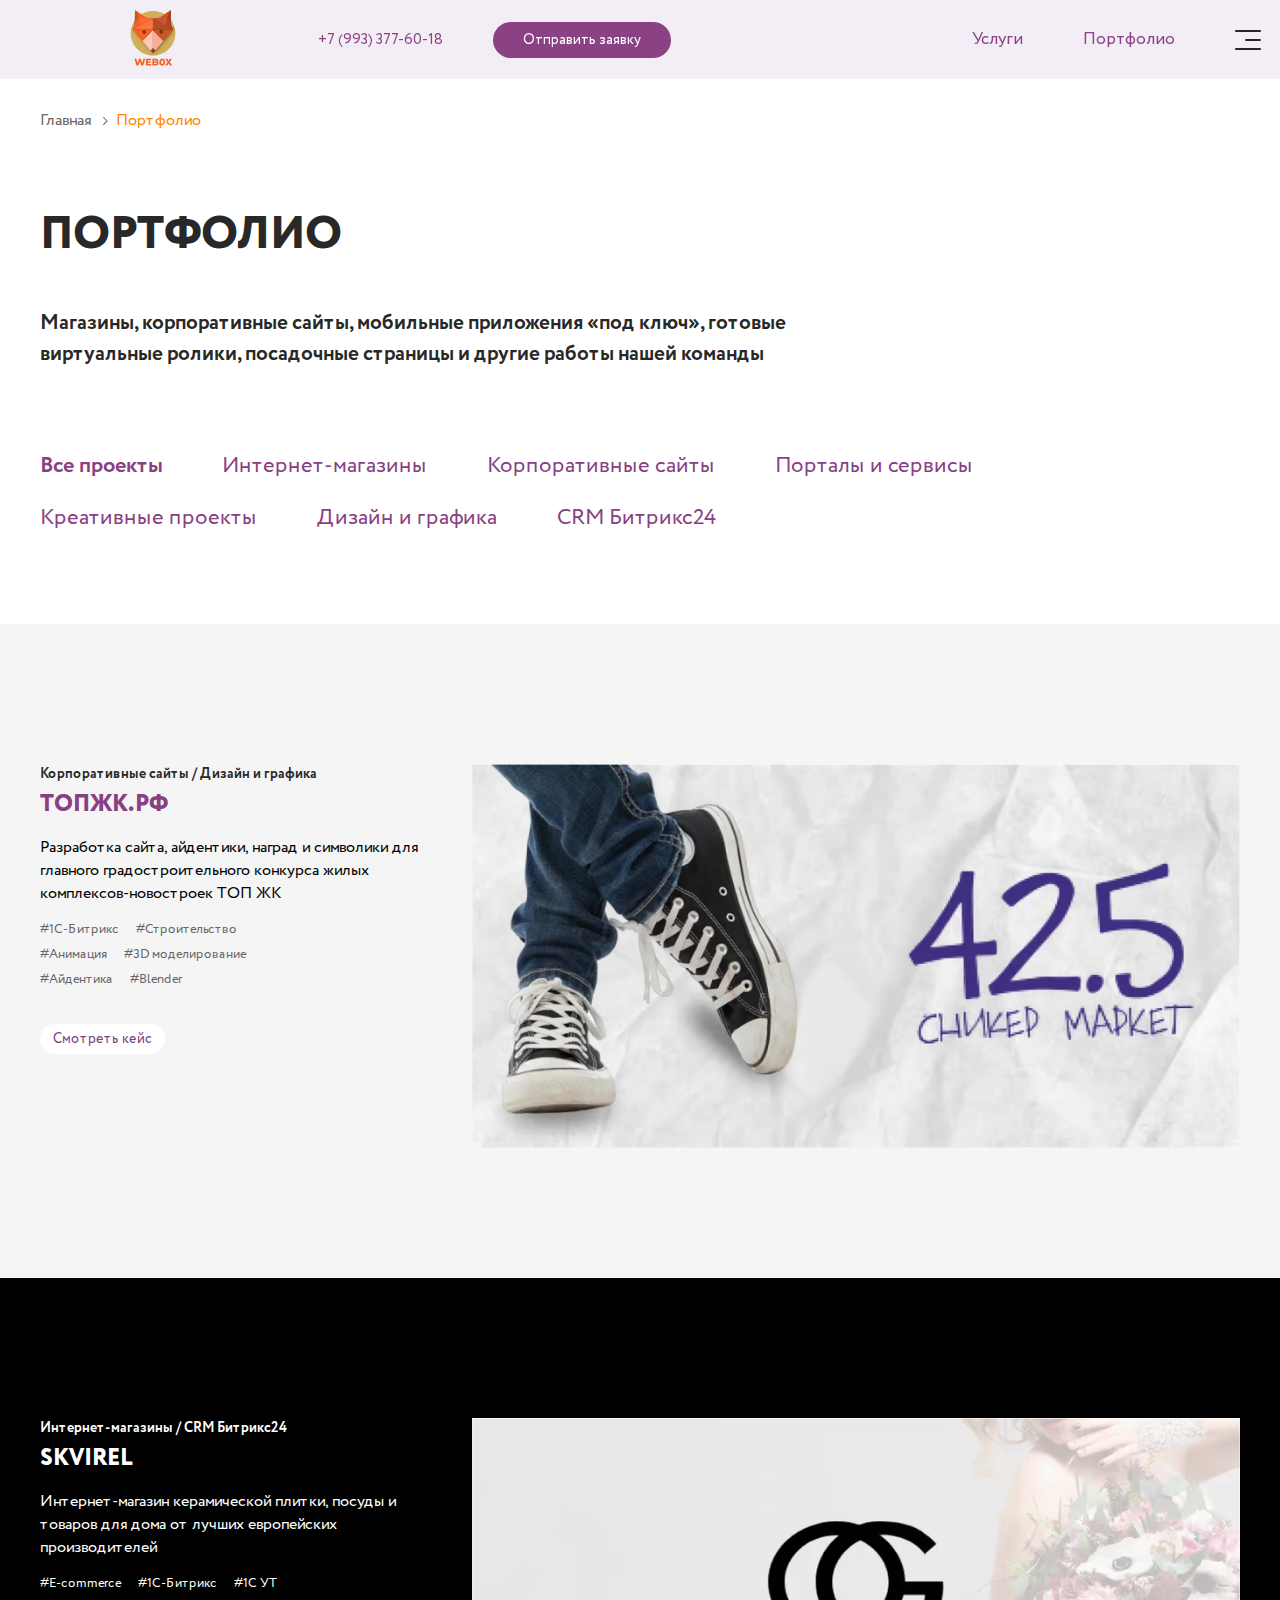
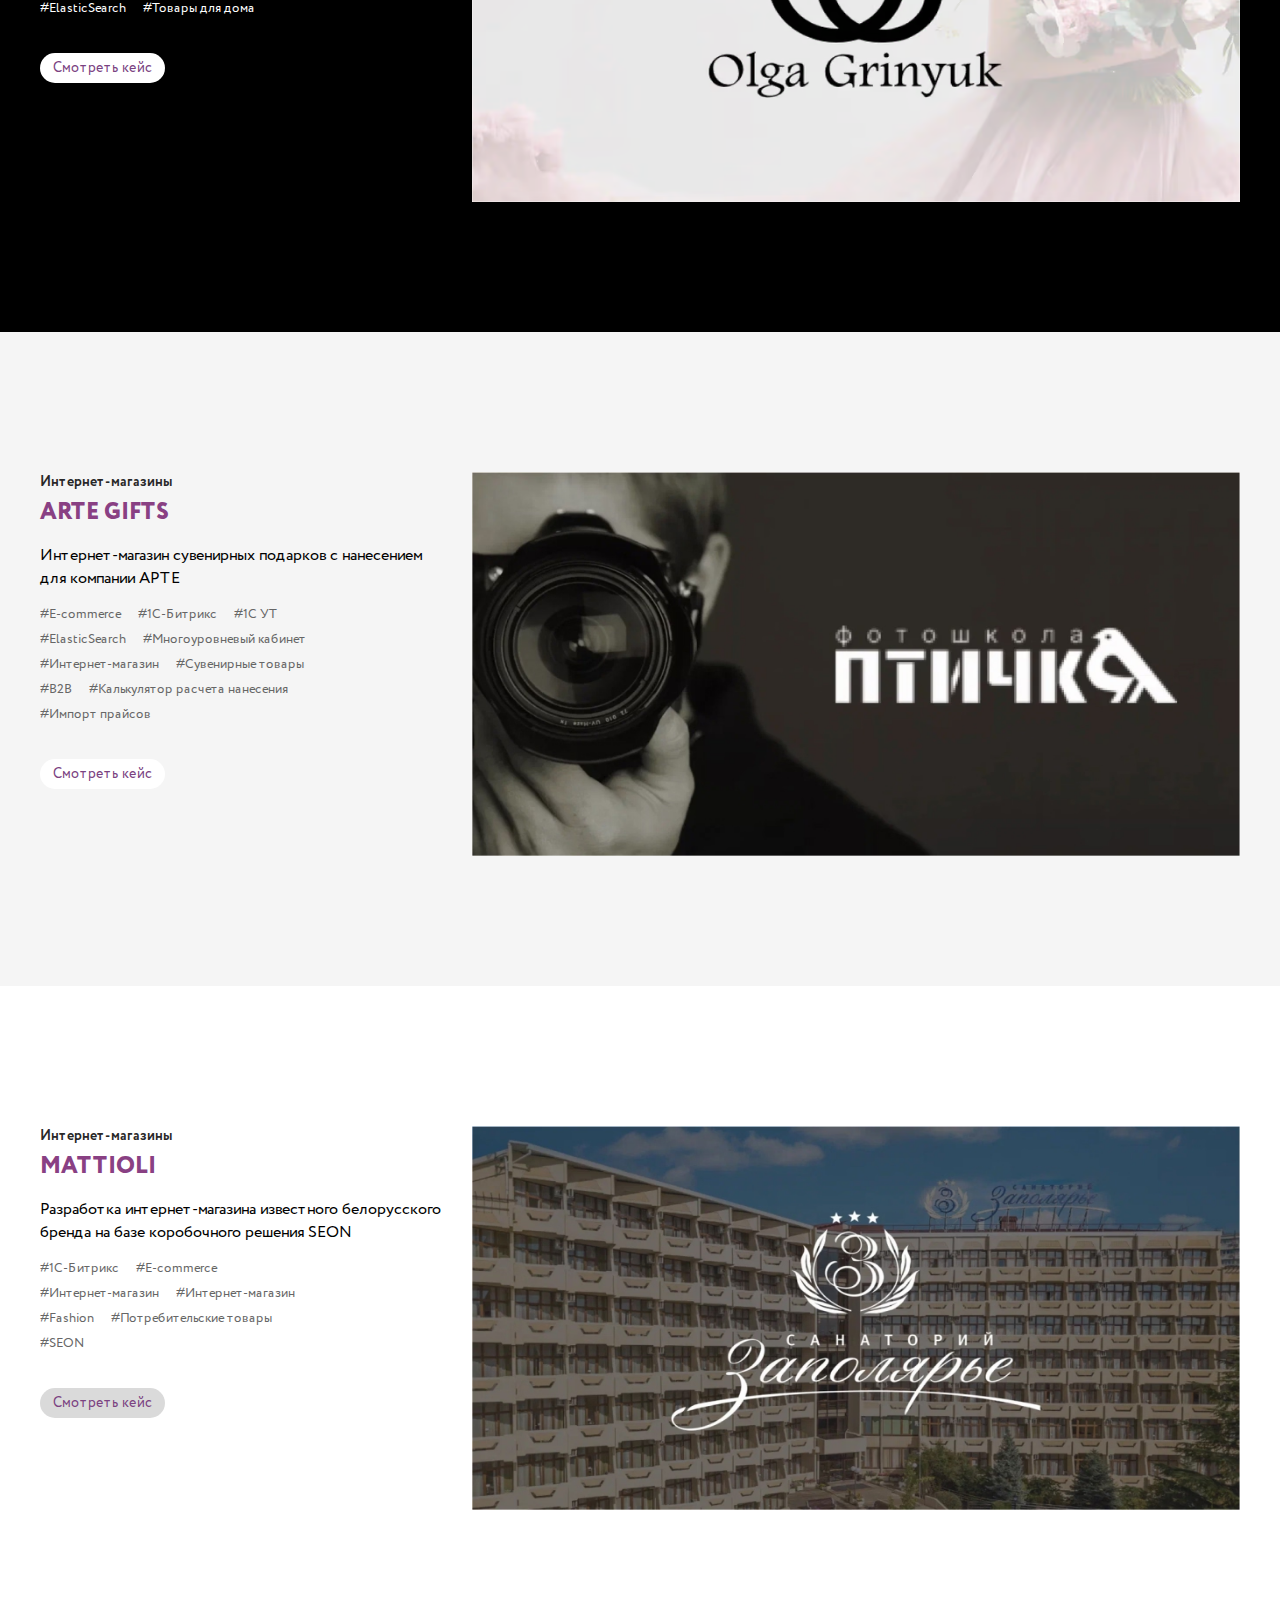
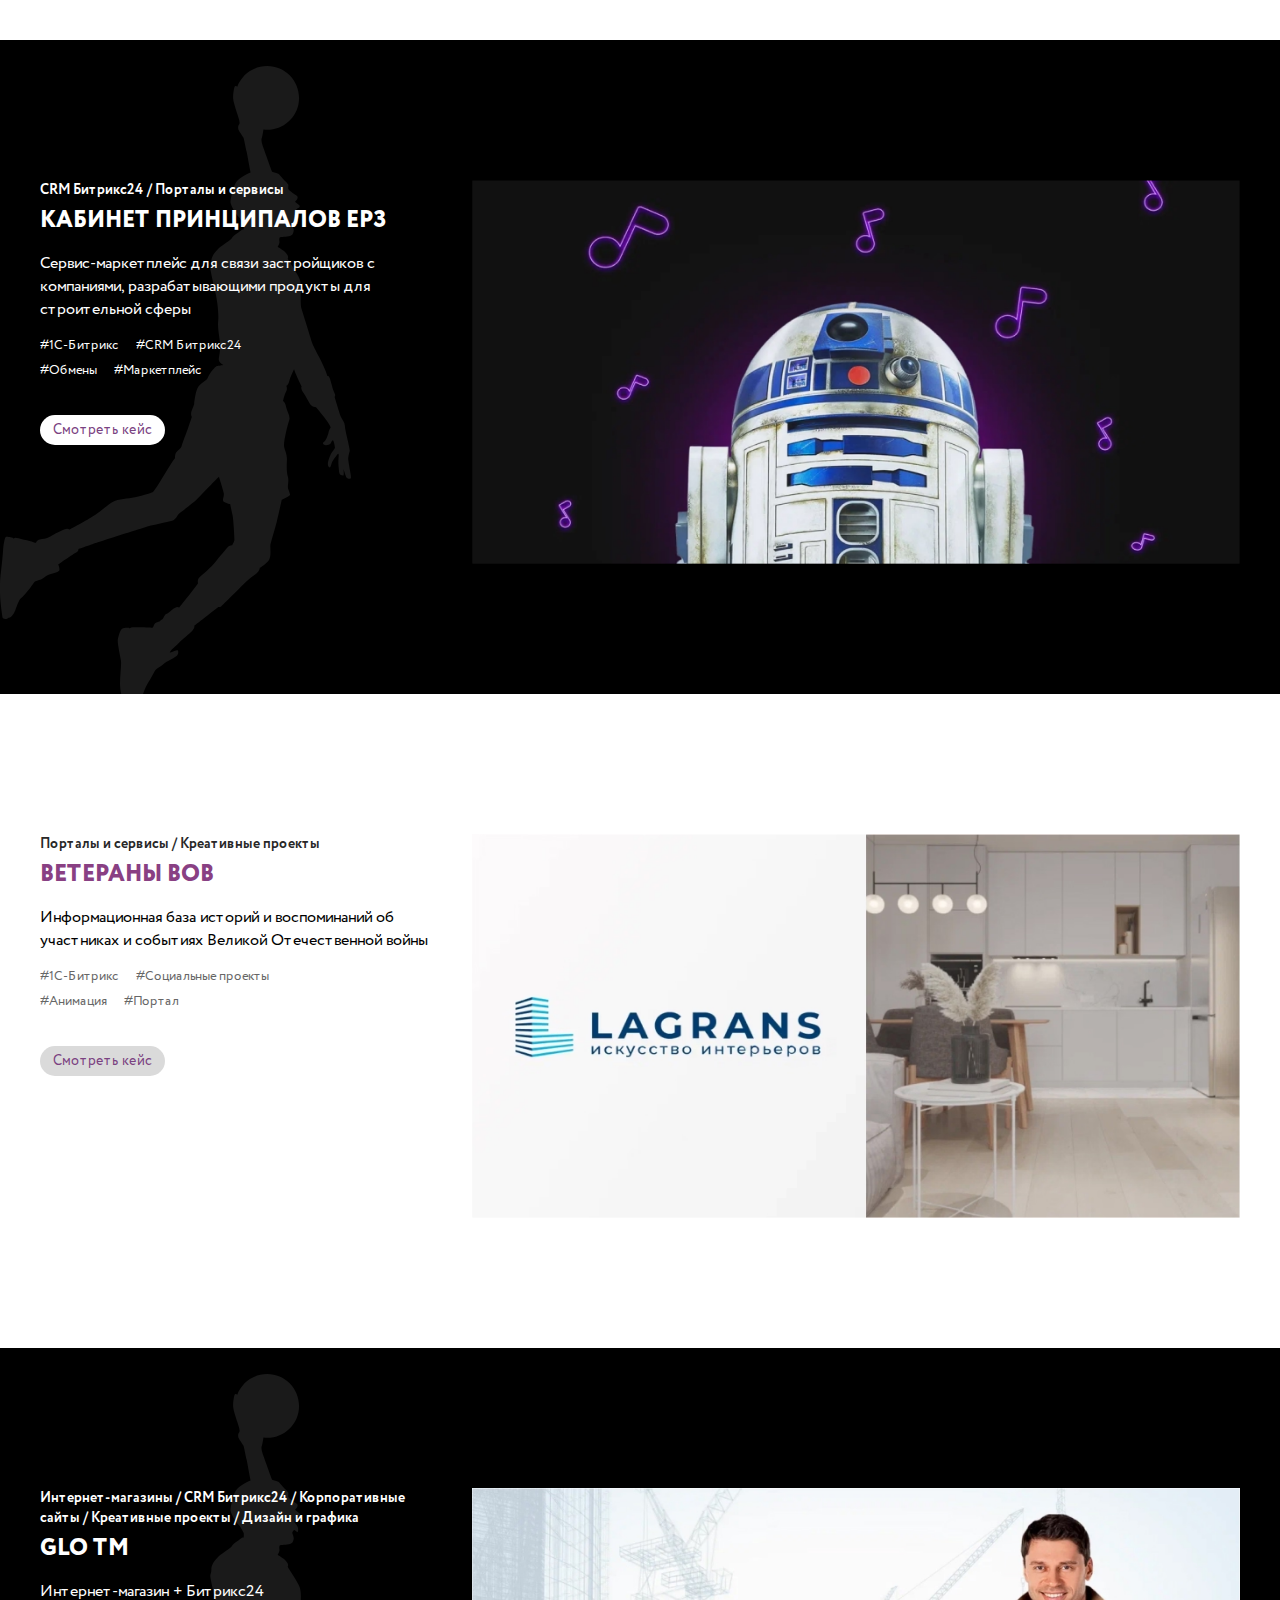
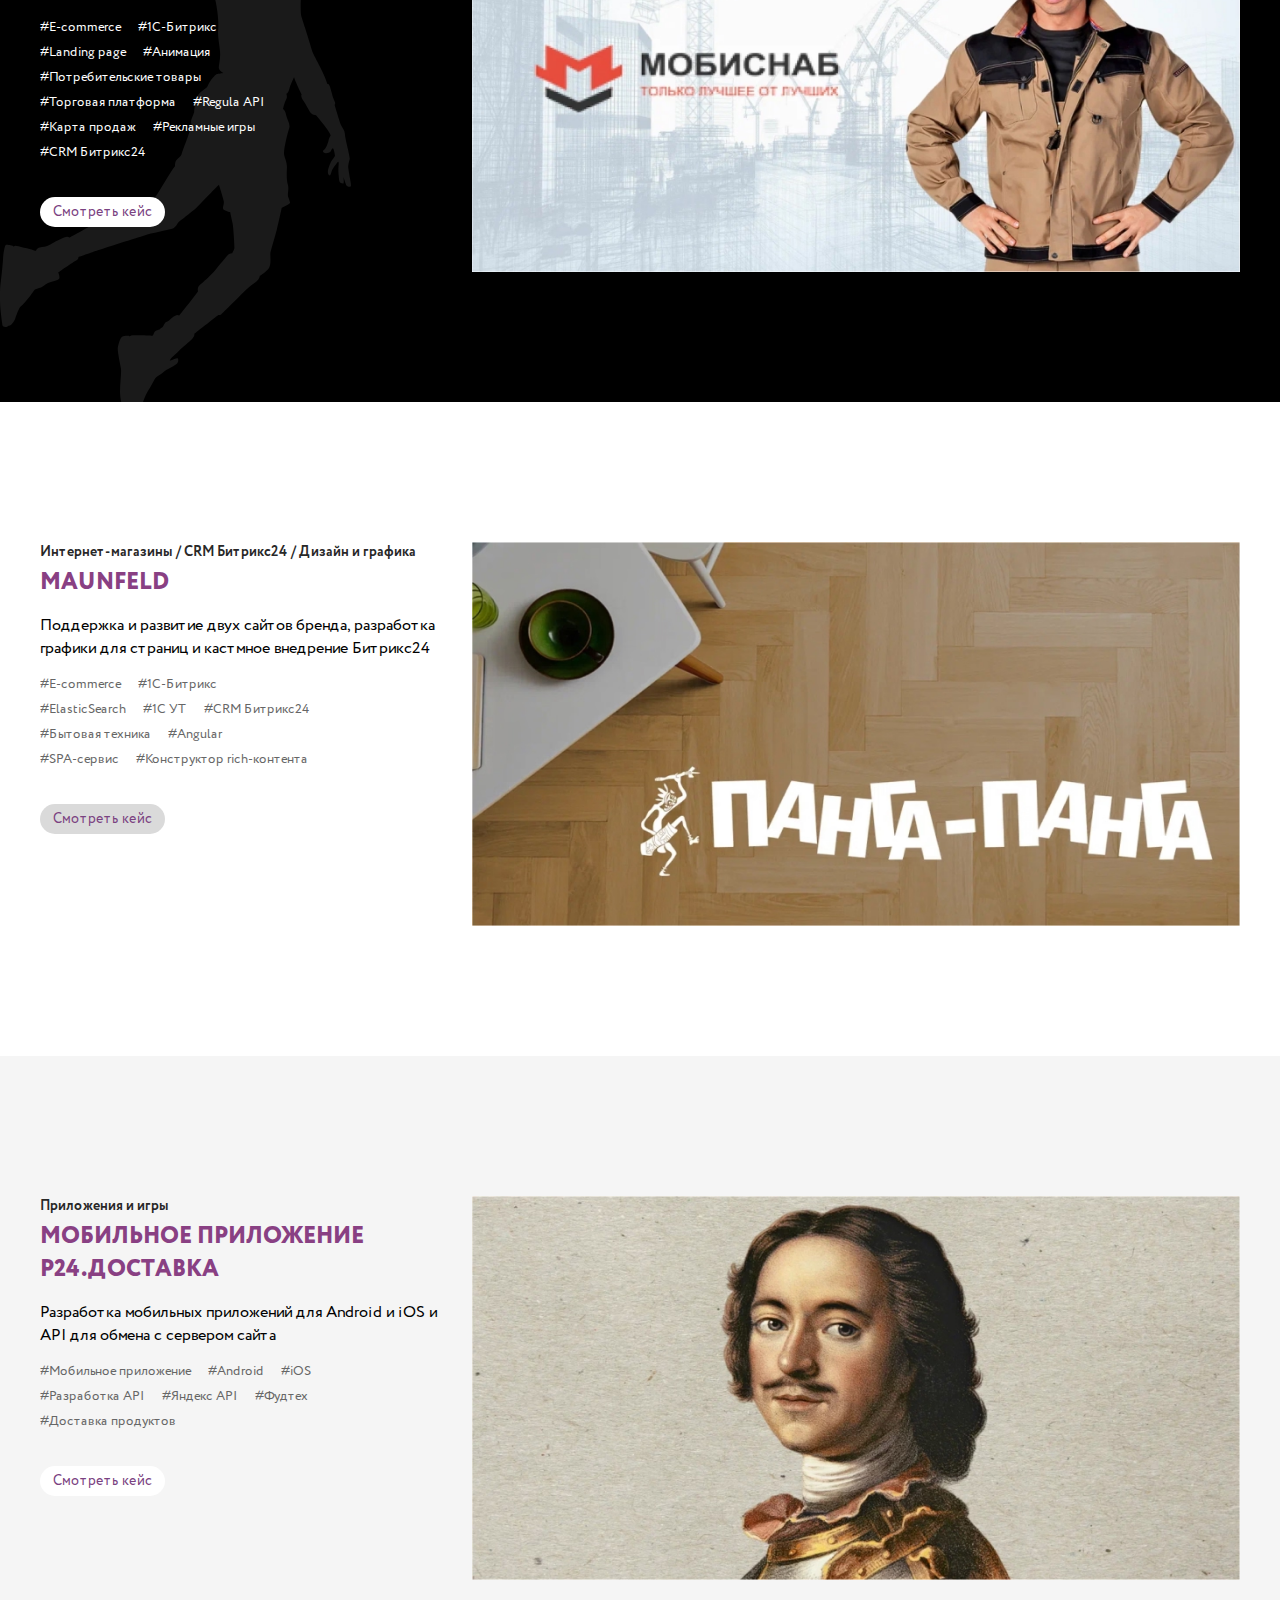
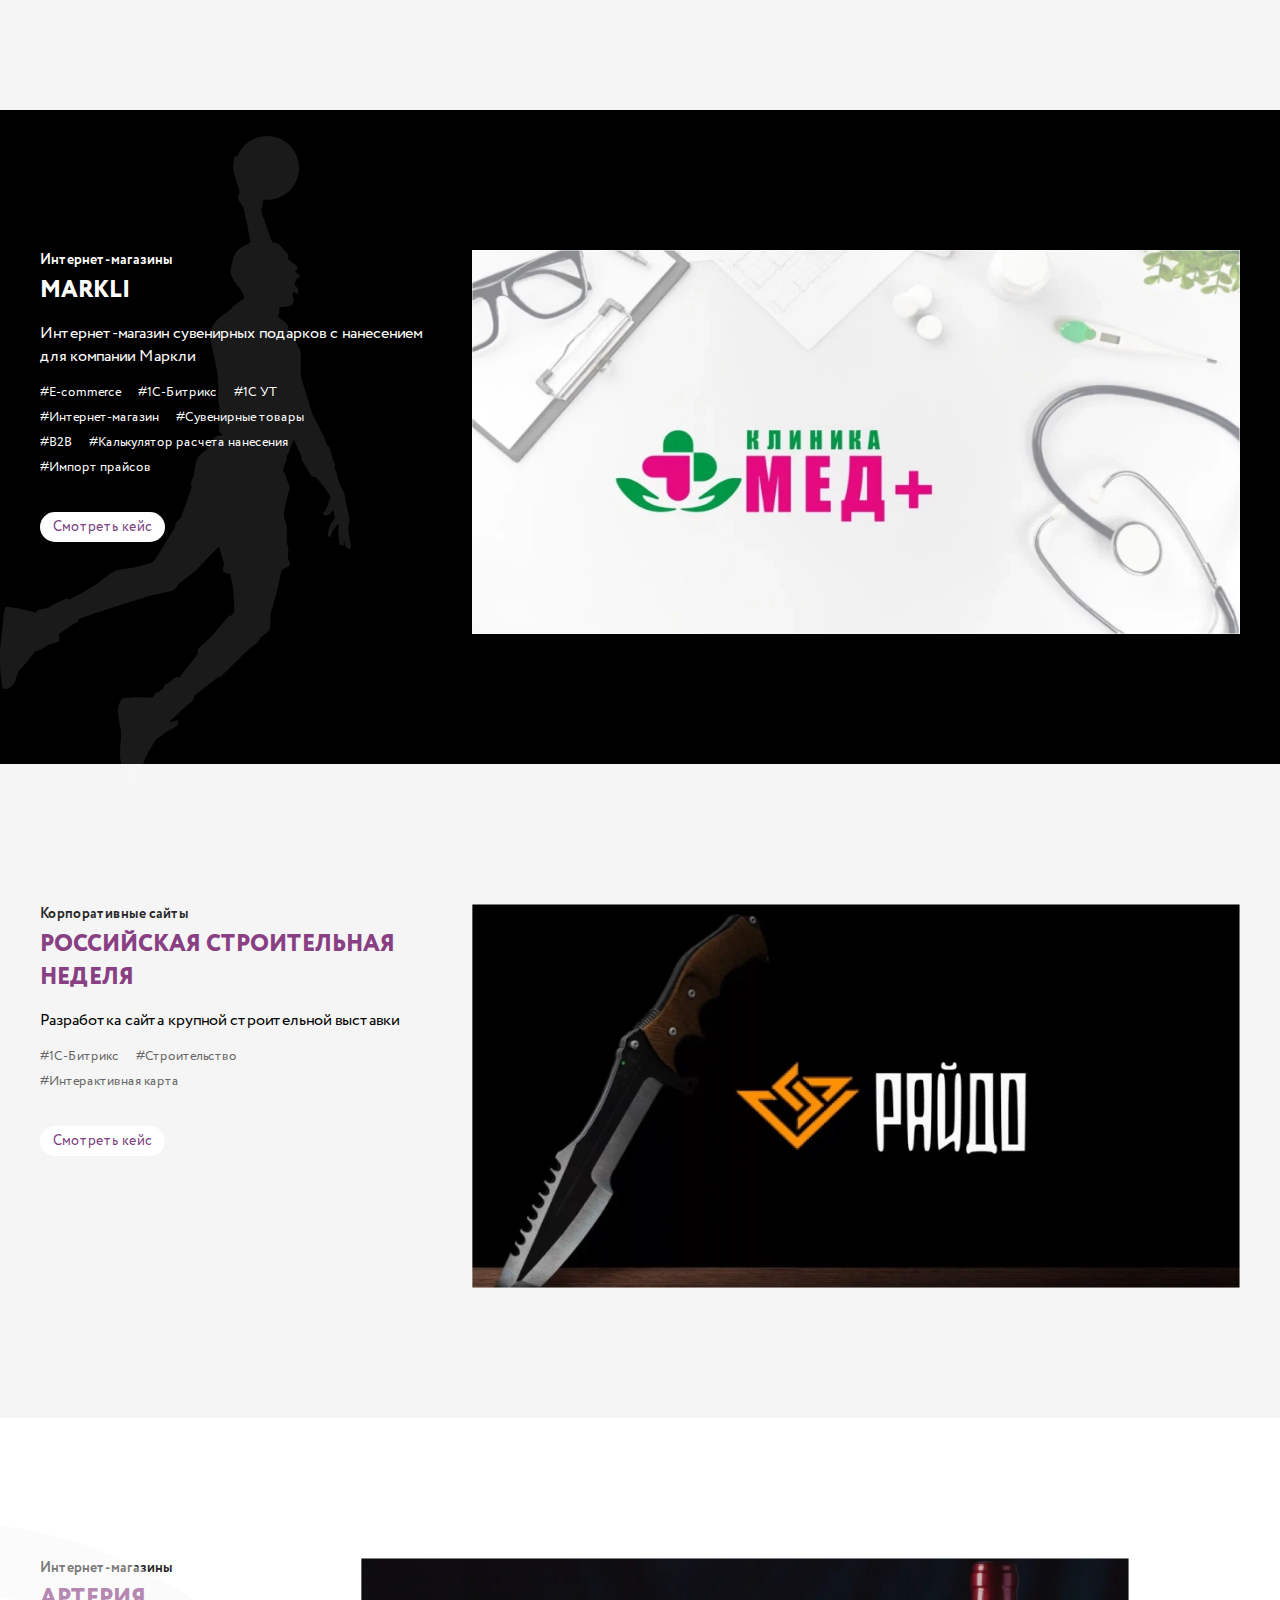
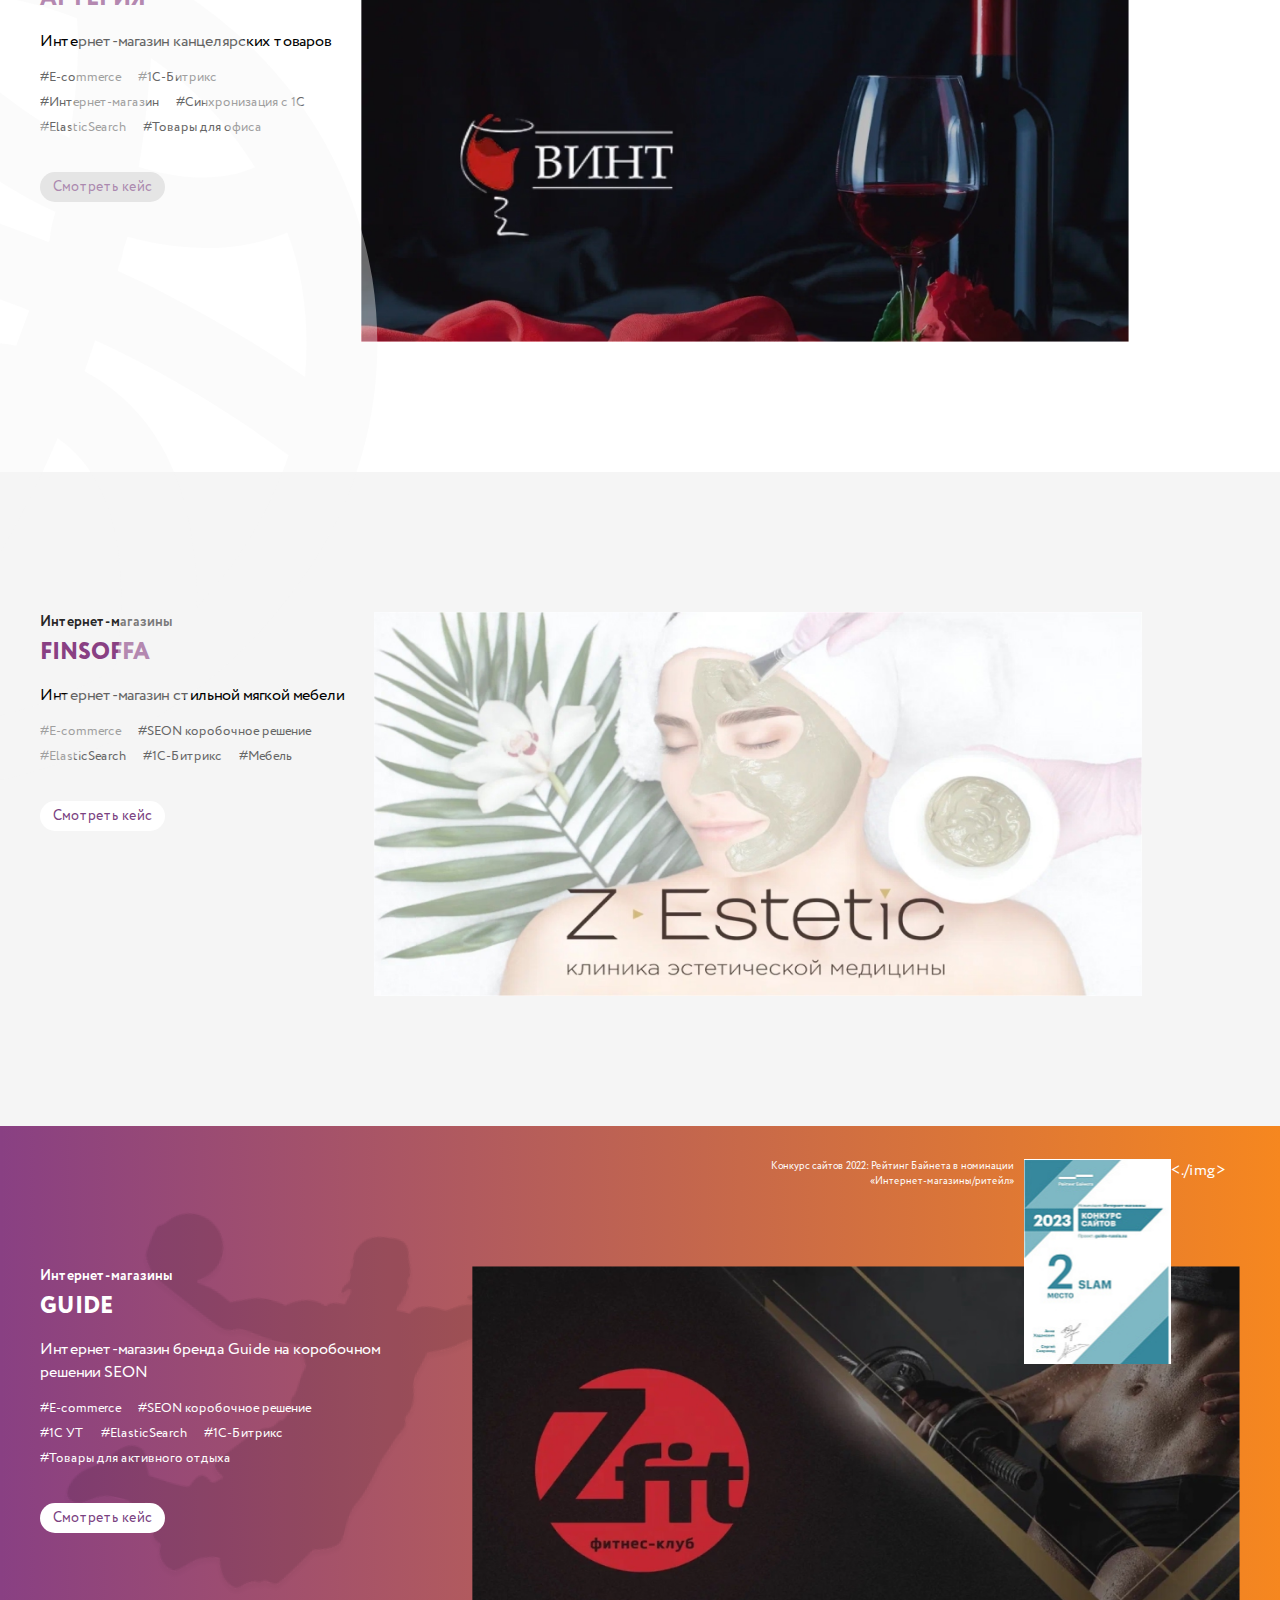
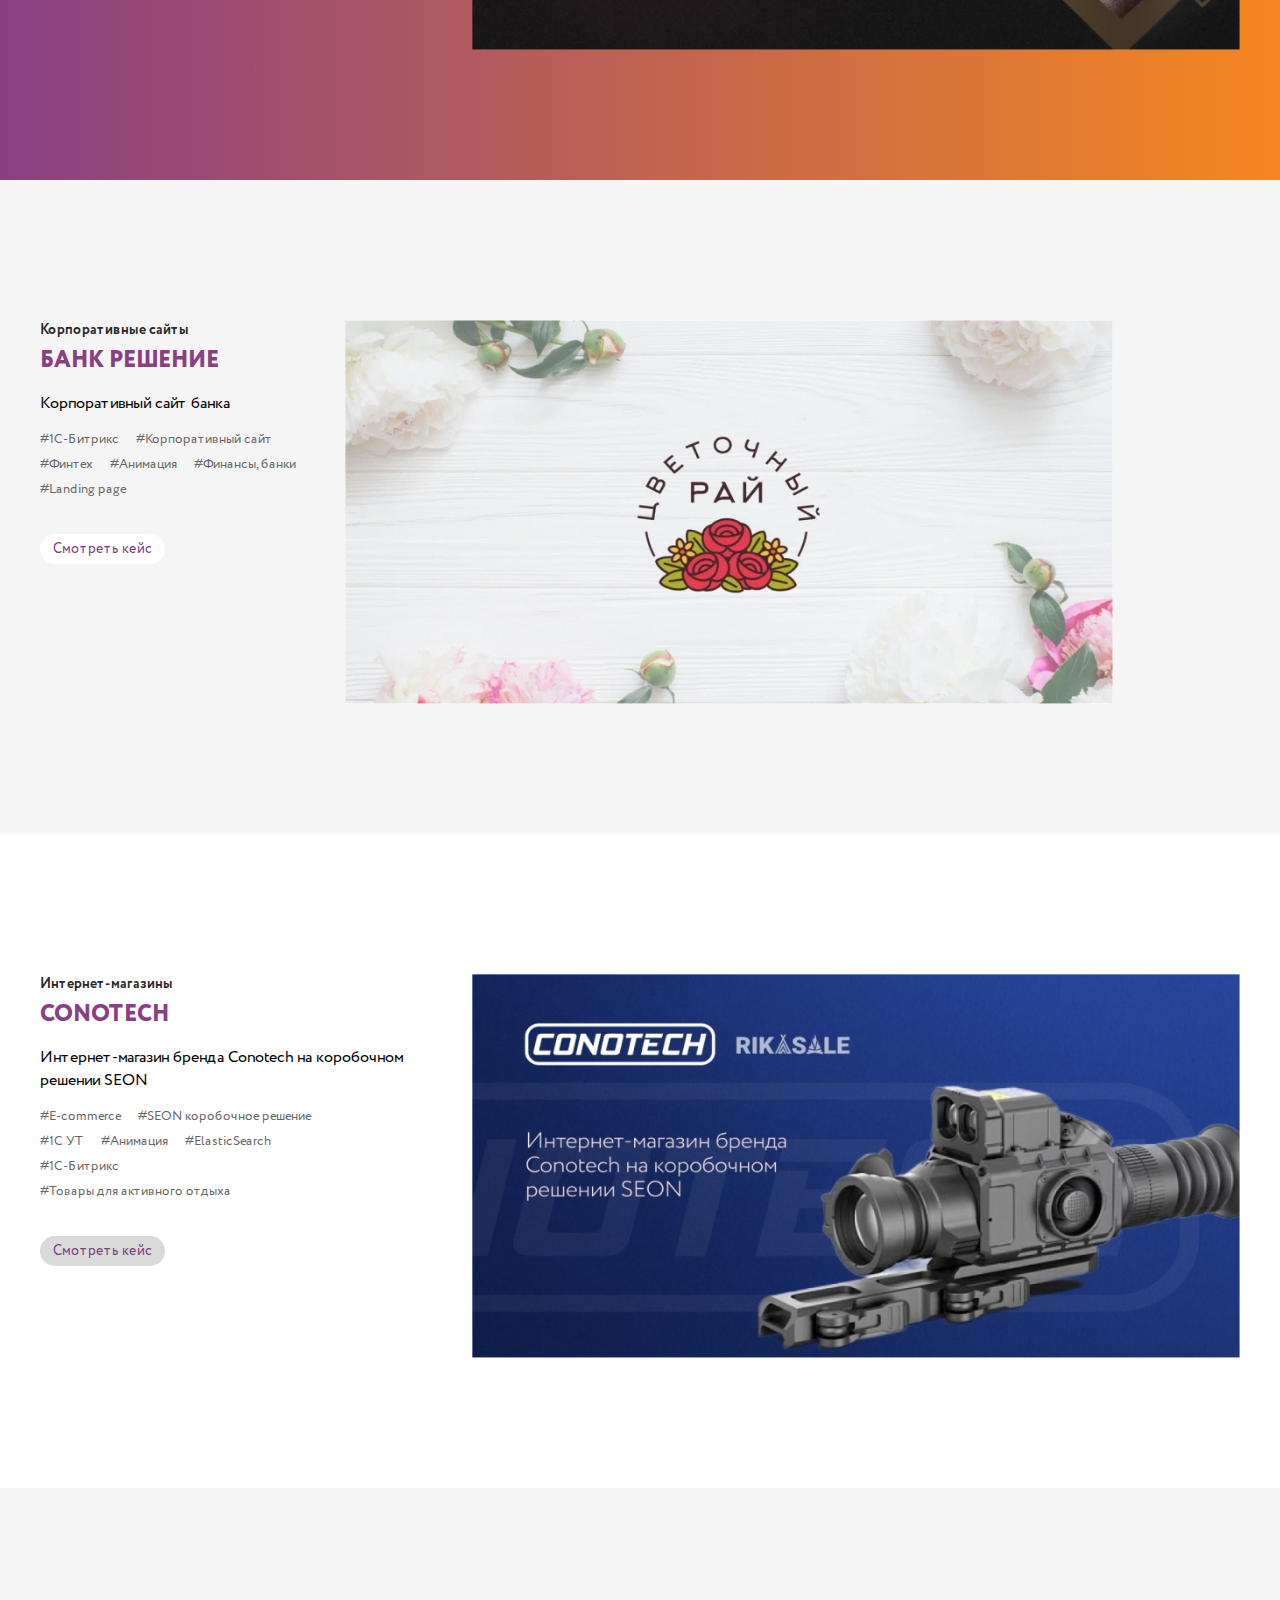
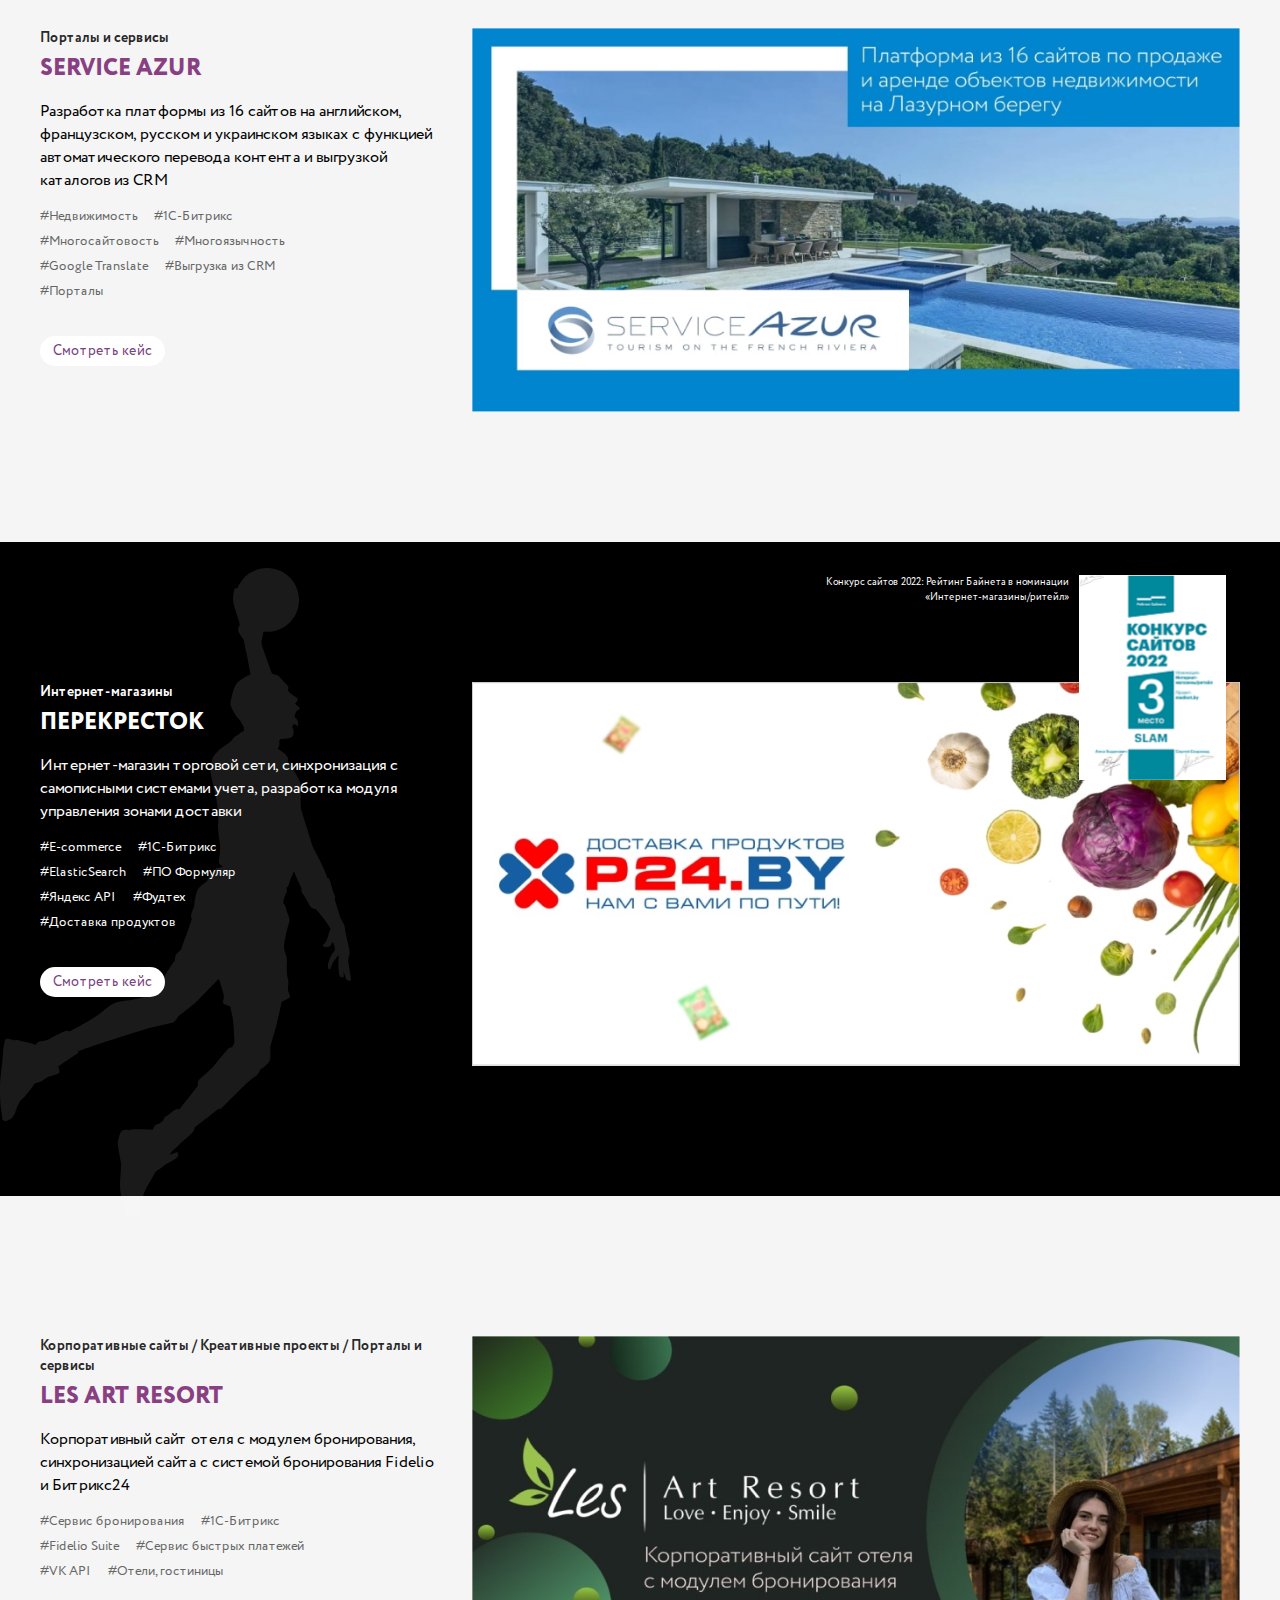
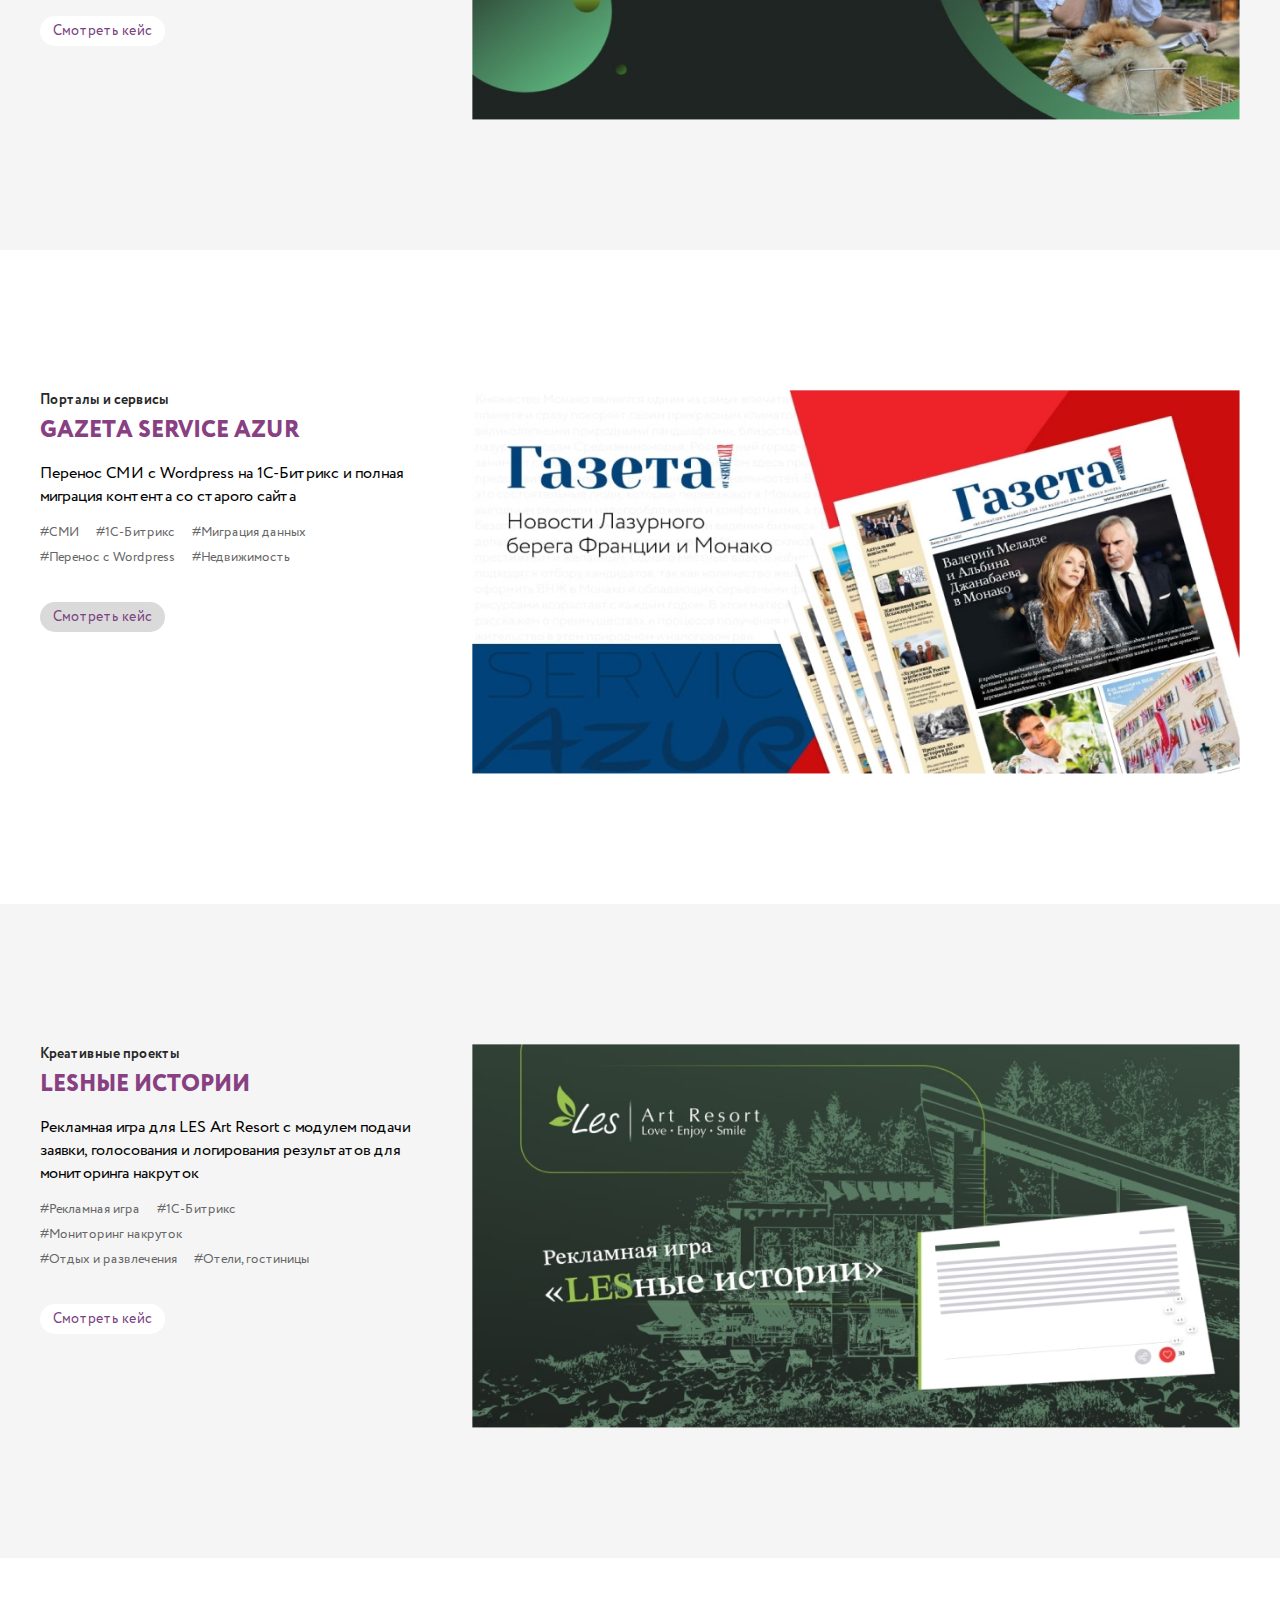
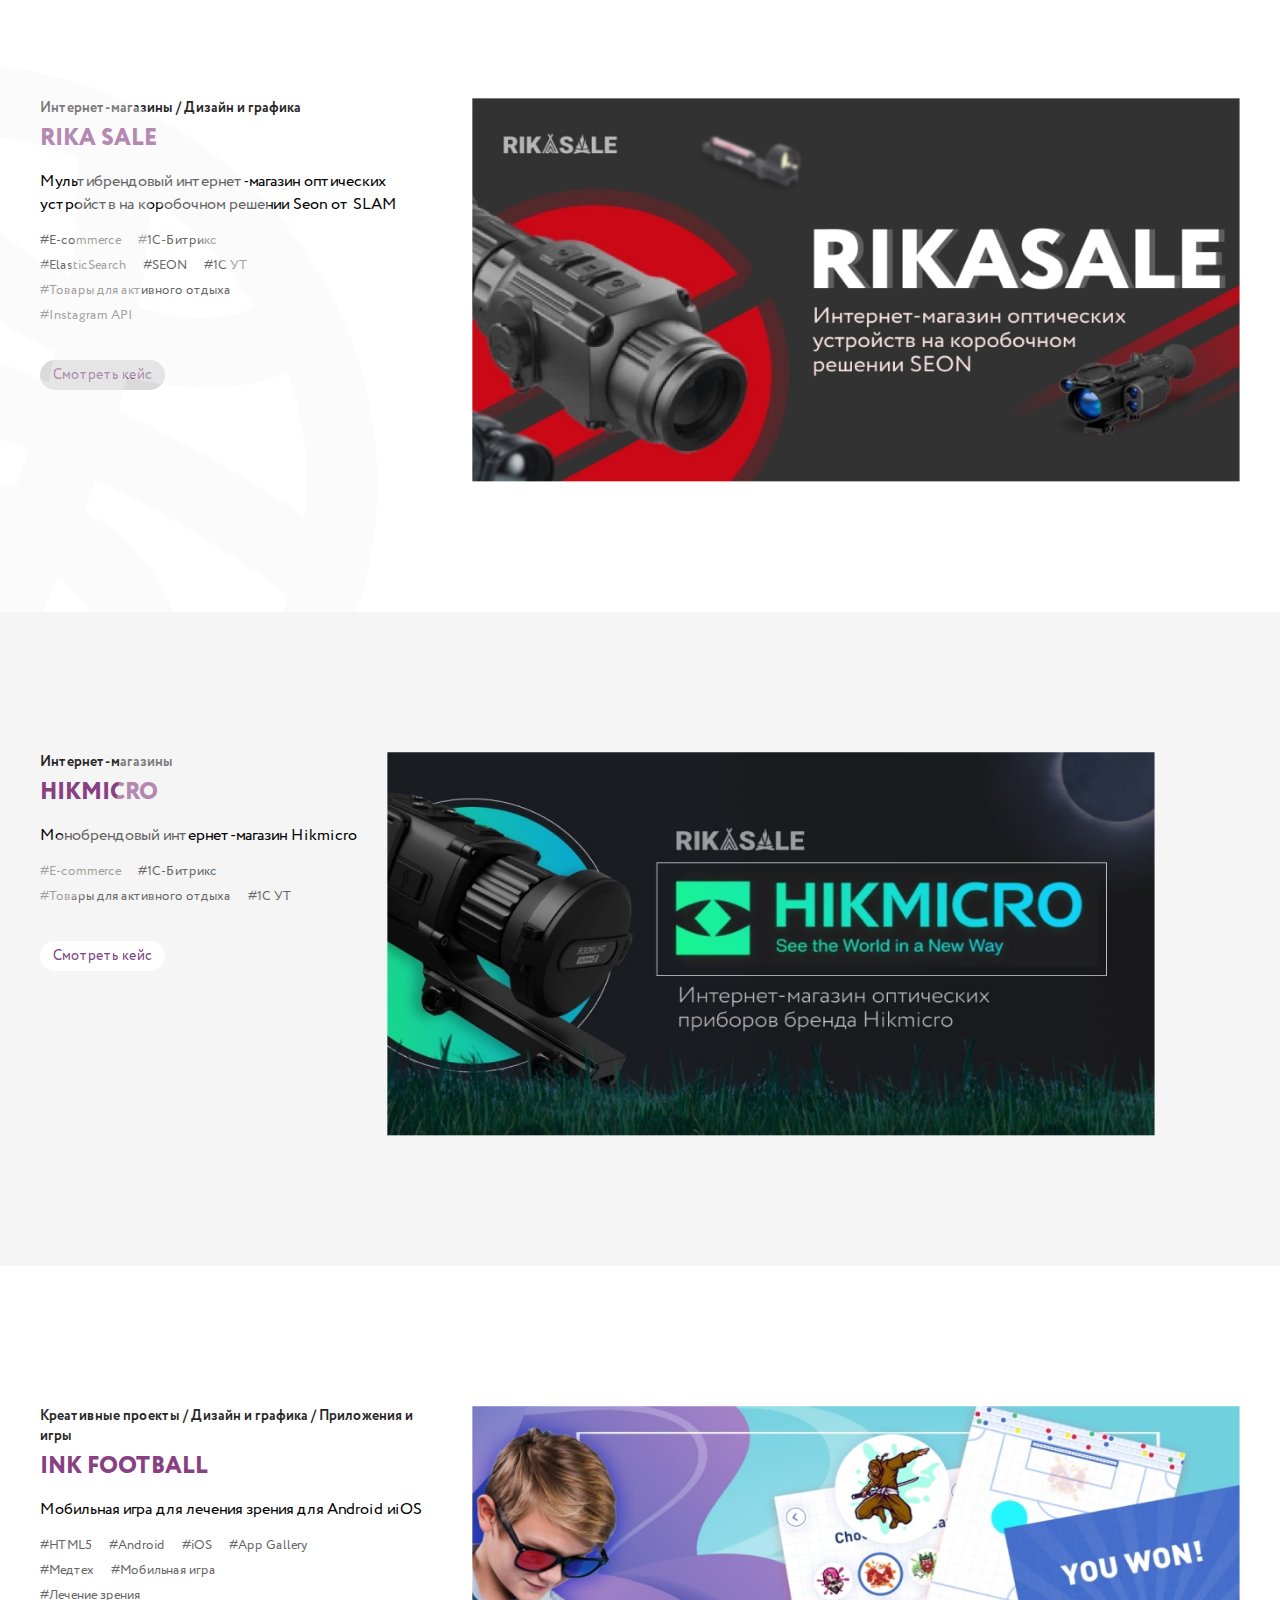
<file: portfolio.html>
<!DOCTYPE html>
<html lang="en">
<head>
    <meta charset="UTF-8">
    <meta http-equiv="X-UA-Compatible" content="IE=edge">
    <meta name="viewport" content="width=device-width, initial-scale=1.0">
    <title>Shop</title>
    <link rel="preconnect" href="https://fonts.googleapis.com">
<link rel="preconnect" href="https://fonts.gstatic.com" crossorigin>
<link href="https://fonts.googleapis.com/css2?family=Inter:wght@100..900&family=Montserrat:ital,wght@0,800;1,800&display=swap" rel="stylesheet">
<link
  rel="stylesheet"
  href="https://cdn.jsdelivr.net/npm/swiper@11/swiper-bundle.min.css"
/>
    <link rel="stylesheet" href="./css/main.css">
</head>
<body>
   <header class="header">
      <nav class="nav about__nav">
         <div class="nav__container">
         <div class="nav__left">
          <a href="/main.html" class="logo__link"><img src="./img/header/Logo.svg" alt="" class="logo header__logo"></a>
         
             <a href="tel:+79933776018" class="header__link header__link-phone">+7 (993) 377-60-18</a>
             <a href="#application" class="header__application">Отправить заявку</a>
         </div>
         <div class="nav__right">
             <a href="./main.html" class="header__link header__link-service">Услуги</a>
             <a href="./portfolio.html" class="header__link header__link-portfolio">Портфолио</a>
             <div class="burger__box">
               <div class="burger__content">
                   <button class="burger__close-btn">закрыть</button>
                   <a href="#" class="burger__content-link">first link</a>
                   <a href="#" class="burger__content-link">second link</a>
               </div>
               <div class="burger">
                   <div class="burger__line"></div>
                   <div class="burger__line"></div>
                   <div class="burger__line"></div>
               </div>
           </div>
         </div>
     </div> 
     </nav>
     <div class="container container__portfolio-bread">
      <div class="header__services-bread header__about-bread" >
         <div class="header__bread-item">Главная</div>
         <div class="header__bread-item"> <img src="./img/principles/bread.svg" alt=""> </div>
         <div class="header__bread-item header__bread-item--active">Портфолио</div>
      </div>
     </div>

     <div class="header__portfolio">
      <div class="container">
         <h1 class="portfolio__title">Портфолио</h1>
         <p class="portfolio__text">Магазины, корпоративные сайты, мобильные приложения «под ключ», готовые
            виртуальные ролики, посадочные страницы и другие работы нашей команды</p>
         <ul class="portfolio__filters">
            <li data-filter="all" class="portfolio__filters-item portfolio__filters-item--active">
               Все проекты
            </li>
            <li data-filter="shop" class="portfolio__filters-item">
               Интернет-магазины
            </li>
            <li data-filter="corporate" class="portfolio__filters-item">
               Корпоративные сайты
            </li>
            <li data-filter="portals" class="portfolio__filters-item">
               Порталы и сервисы
            </li>
            <li data-filter="creative" class="portfolio__filters-item">
               Креативные проекты
            </li>
            <li data-filter="design" class="portfolio__filters-item">
               Дизайн и графика
            </li>
            <li data-filter="crm" class="portfolio__filters-item">
               CRM Битрикс24
            </li>
         </ul>
      </div>
     </div>
   </header> 

      <section class="portfolio">
         
            <div class="portfolio__inner">
               <ul class="portfolio__list">


                  <!-- GRAY -->
                  <li class="portfolio__list-item portfolio__item-gray">
                     <div class="container">
                        <div class="portfolio__item-text">
                        <div class="portfolio__item-subtitle">Корпоративные сайты / Дизайн и графика</div>
                        <div class="portfolio__item-title">ТОПЖК.РФ</div>
                        <p class="portfolio__item-text">Разработка сайта, айдентики, наград и
                           символики для главного
                           градостроительного конкурса жилых
                           комплексов-новостроек ТОП ЖК</p>
                        <ul class="portfolio__item-hashtags">
                           <li class="portfolio__hashtags-item">#1C-Битрикс</li>
                           <li class="portfolio__hashtags-item">#Строительство</li>
                           <li class="portfolio__hashtags-item">#Анимация</li>
                           <li class="portfolio__hashtags-item">#3D моделирование</li>
                           <li class="portfolio__hashtags-item">#Айдентика</li>
                           <li class="portfolio__hashtags-item"> #Blender</li>
                        </ul>
                        <a href="#" class="portfolio__item-link">Смотреть кейс</a>
                       </div>
              <a class="portfolio__item-img--box">
               <picture>
                  <source class="portfolio__item-img" srcset="./img/portfolio/port-1.avif" type="image/avif">
                  <img class="portfolio__item-img" src="./img/portfolio/port-1-mini.jpg" alt="Описание изображения">
                </picture>
                        
                       </a>
                     </div>
                  </li>


                  <!-- BLACK -->
                  <!-- portfolio__item-black--decor -->
                  <li class="portfolio__list-item portfolio__item-black ">
                     <div class="container">
                        <div class="portfolio__item-text">
                        <div class="portfolio__item-subtitle">Интернет-магазины / CRM Битрикс24</div>
                        <div class="portfolio__item-title">Skvirel</div>
                        <p class="portfolio__item-text">Интернет-магазин керамической плитки,
                           посуды и товаров для дома от лучших
                           европейских производителей</p>
                        <ul class="portfolio__item-hashtags">
                           <li class="portfolio__hashtags-item">#E-commerce</li>
                           <li class="portfolio__hashtags-item">#1С-Битрикс</li>
                           <li class="portfolio__hashtags-item">#1С УТ</li>
                           <li class="portfolio__hashtags-item">#ElasticSearch</li>
                           <li class="portfolio__hashtags-item">#Товары для дома</li>
                        </ul>
                        <a href="#" class="portfolio__item-link">Смотреть кейс</a>
                       </div>
                       <a class="portfolio__item-img--box">
                        <picture>
                           <source class="portfolio__item-img" srcset="./img/portfolio/port-2.avif" type="image/avif">
                           <img class="portfolio__item-img" src="./img/portfolio/port-2-mini.jpg" alt="Описание изображения">
                         </picture>
                       </a>
                     </div>
                  </li>

                  <li class="portfolio__list-item portfolio__item-gray">
                     <div class="container">
                        <div class="portfolio__item-text">
                        <div class="portfolio__item-subtitle">Интернет-магазины</div>
                        <div class="portfolio__item-title">ARTE GIFTS</div>
                        <p class="portfolio__item-text">Интернет-магазин сувенирных подарков
                           с нанесением для компании АРТЕ</p>
                        <ul class="portfolio__item-hashtags">
                           <li class="portfolio__hashtags-item">#E-commerce</li>
                           <li class="portfolio__hashtags-item">#1С-Битрикс</li>
                           <li class="portfolio__hashtags-item">#1С УТ</li>
                           <li class="portfolio__hashtags-item">#ElasticSearch</li>
                           <li class="portfolio__hashtags-item">#Многоуровневый кабинет</li>
                           <li class="portfolio__hashtags-item">#Интернет-магазин</li>
                           <li class="portfolio__hashtags-item">#Сувенирные товары</li>
                           <li class="portfolio__hashtags-item">#B2B</li>
                           <li class="portfolio__hashtags-item">#Калькулятор расчета нанесения</li>
                           <li class="portfolio__hashtags-item">#Импорт прайсов</li>
                        </ul>
                        <a href="#" class="portfolio__item-link">Смотреть кейс</a>
                       </div>
                       <a class="portfolio__item-img--box">
                        <picture>
                           <source class="portfolio__item-img" srcset="./img/portfolio/port-3.avif" type="image/avif">
                           <img class="portfolio__item-img" src="./img/portfolio/port-3-mini.jpg" alt="Описание изображения">
                         </picture>
                       </a>
                     </div>
                  </li>

                  <!-- WHITE -->
                  <li class="portfolio__list-item portfolio__item-white">
                     <div class="container">
                        <div class="portfolio__item-text">
                        <div class="portfolio__item-subtitle">Интернет-магазины</div>
                        <div class="portfolio__item-title">Mattioli</div>
                        <p class="portfolio__item-text">Разработка интернет-магазина известного
                           белорусского бренда на базе коробочного
                           решения SEON</p>
                        <ul class="portfolio__item-hashtags">
                           <li class="portfolio__hashtags-item">#1C-Битрикс</li>
                           <li class="portfolio__hashtags-item">#E-commerce</li>
                           <li class="portfolio__hashtags-item">#Интернет-магазин</li>
                           <li class="portfolio__hashtags-item">#Интернет-магазин</li>
                           <li class="portfolio__hashtags-item">#Fashion</li>
                           <li class="portfolio__hashtags-item">#Потребительские товары</li>
                           <li class="portfolio__hashtags-item">#SEON</li>
                        </ul>
                        <a href="#" class="portfolio__item-link">Смотреть кейс</a>
                       </div>
                       <a class="portfolio__item-img--box">
                        <picture>
                           <source class="portfolio__item-img" srcset="./img/portfolio/port-4.avif" type="image/avif">
                           <img class="portfolio__item-img" src="./img/portfolio/port-4-mini.jpg" alt="Описание изображения">
                         </picture>
                       </a>
                     </div>
                  </li>
                  <li class="portfolio__list-item portfolio__item-black portfolio__item-black--decor">
                     <div class="container">
                        <div class="portfolio__item-text">
                        <div class="portfolio__item-subtitle">CRM Битрикс24 / Порталы и сервисы</div>
                        <div class="portfolio__item-title">Кабинет
                           принципалов ЕРЗ</div>
                        <p class="portfolio__item-text">Сервис-маркетплейс для связи
                           застройщиков с компаниями,
                           разрабатывающими продукты для
                           строительной сферы</p>
                        <ul class="portfolio__item-hashtags">
                           <li class="portfolio__hashtags-item">#1C-Битрикс</li>
                           <li class="portfolio__hashtags-item">#CRM Битрикс24</li>
                           <li class="portfolio__hashtags-item">#Обмены</li>
                           <li class="portfolio__hashtags-item">#Маркетплейс</li>
                        </ul>
                        <a href="#" class="portfolio__item-link">Смотреть кейс</a>
                       </div>
                       <a class="portfolio__item-img--box">
                        <picture>
                           <source class="portfolio__item-img" srcset="./img/portfolio/port-5.avif" type="image/avif">
                           <img class="portfolio__item-img" src="./img/portfolio/port-5-mini.png" alt="Описание изображения">
                         </picture>
                       </a>
                     </div>
                  </li>
                  <li class="portfolio__list-item portfolio__item-white">
                     <div class="container">
                        <div class="portfolio__item-text">
                        <div class="portfolio__item-subtitle">Порталы и сервисы / Креативные
                           проекты</div>
                        <div class="portfolio__item-title">Ветераны ВОВ</div>
                        <p class="portfolio__item-text">Информационная база историй и
                           воспоминаний об участниках и событиях
                           Великой Отечественной войны</p>
                        <ul class="portfolio__item-hashtags">
                           <li class="portfolio__hashtags-item">#1C-Битрикс</li>
                           <li class="portfolio__hashtags-item">#Социальные проекты</li>
                           <li class="portfolio__hashtags-item">#Анимация</li>
                           <li class="portfolio__hashtags-item">#Портал</li>
                        </ul>
                        <a href="#" class="portfolio__item-link">Смотреть кейс</a>
                       </div>
                       <a class="portfolio__item-img--box">
                        <picture>
                           <source class="portfolio__item-img" srcset="./img/portfolio/port-6.avif" type="image/avif">
                           <img class="portfolio__item-img" src="./img/portfolio/port-6-mini.jpg" alt="Описание изображения">
                         </picture>
                       </a>
                     </div>
                  </li>
                  <li class="portfolio__list-item portfolio__item-black portfolio__item-black--decor">
                     <div class="container">
                        <div class="portfolio__item-text">
                        <div class="portfolio__item-subtitle">Интернет-магазины / CRM Битрикс24 /
                           Корпоративные сайты / Креативные
                           проекты / Дизайн и графика</div>
                        <div class="portfolio__item-title">GLO tm</div>
                        <p class="portfolio__item-text">Интернет-магазин + Битрикс24</p>
                        <ul class="portfolio__item-hashtags">
                           <li class="portfolio__hashtags-item">#E-commerce</li>
                           <li class="portfolio__hashtags-item">#1C-Битрикс</li>
                           <li class="portfolio__hashtags-item">#Landing page</li>
                           <li class="portfolio__hashtags-item">#Анимация</li>
                           <li class="portfolio__hashtags-item">#Потребительские товары</li>
                           <li class="portfolio__hashtags-item">#Торговая платформа</li>
                           <li class="portfolio__hashtags-item">#Regula API</li>
                           <li class="portfolio__hashtags-item">#Карта продаж</li>
                           <li class="portfolio__hashtags-item">#Рекламные игры</li>
                           <li class="portfolio__hashtags-item">#CRM Битрикс24</li>
                        </ul>
                        <a href="#" class="portfolio__item-link">Смотреть кейс</a>
                       </div>
                       <a class="portfolio__item-img--box">
                        <picture>
                           <source class="portfolio__item-img" srcset="./img/portfolio/port-7.avif" type="image/avif">
                           <img class="portfolio__item-img" src="./img/portfolio/port-7-mini.jpg" alt="Описание изображения">
                         </picture>
                       </a>
                     </div>
                  </li>
                  <li class="portfolio__list-item portfolio__item-white">
                     <div class="container">
                        <div class="portfolio__item-text">
                        <div class="portfolio__item-subtitle">Интернет-магазины / CRM Битрикс24 /
                           Дизайн и графика</div>
                        <div class="portfolio__item-title">Maunfeld</div>
                        <p class="portfolio__item-text">Поддержка и развитие двух сайтов
                           бренда, разработка графики для страниц
                           и кастмное внедрение Битрикс24</p>
                        <ul class="portfolio__item-hashtags">
                           <li class="portfolio__hashtags-item">#E-commerce</li>
                           <li class="portfolio__hashtags-item">#1С-Битрикс</li>
                           <li class="portfolio__hashtags-item">#ElasticSearch</li>
                           <li class="portfolio__hashtags-item">#1С УТ</li>
                           <li class="portfolio__hashtags-item">#CRM Битрикс24</li>
                           <li class="portfolio__hashtags-item">#Бытовая техника</li>
                           <li class="portfolio__hashtags-item">#Angular</li>
                           <li class="portfolio__hashtags-item">#SPA-сервис</li>
                           <li class="portfolio__hashtags-item">#Конструктор rich-контента</li>
                        </ul>
                        <a href="#" class="portfolio__item-link">Смотреть кейс</a>
                       </div>
                       <a class="portfolio__item-img--box">
                        <picture>
                           <source class="portfolio__item-img" srcset="./img/portfolio/port-8.avif" type="image/avif">
                           <img class="portfolio__item-img" src="./img/portfolio/port-8-mini.jpg" alt="Описание изображения">
                         </picture>
                       </a>
                     </div>
                  </li>
                  <li class="portfolio__list-item portfolio__item-gray">
                     <div class="container">
                        <div class="portfolio__item-text">
                        <div class="portfolio__item-subtitle">Приложения и игры</div>
                        <div class="portfolio__item-title">Мобильное
                           приложение
                           P24.Доставка</div>
                        <p class="portfolio__item-text">Разработка мобильных приложений для
                           Android и iOS и API для обмена с
                           сервером сайта</p>
                        <ul class="portfolio__item-hashtags">
                           <li class="portfolio__hashtags-item">#Мобильное приложение</li>
                           <li class="portfolio__hashtags-item">#Android</li>
                           <li class="portfolio__hashtags-item">#iOS</li>
                           <li class="portfolio__hashtags-item">#Разработка API</li>
                           <li class="portfolio__hashtags-item">#Яндекс API</li>
                           <li class="portfolio__hashtags-item">#Фудтех</li>
                           <li class="portfolio__hashtags-item">#Доставка продуктов</li>
                        </ul>
                        <a href="#" class="portfolio__item-link">Смотреть кейс</a>
                       </div>
              <a class="portfolio__item-img--box">
               <picture>
                  <source class="portfolio__item-img" srcset="./img/portfolio/port-9.avif" type="image/avif">
                  <img class="portfolio__item-img" src="./img/portfolio/port-9-mini.jpg" alt="Описание изображения">
                </picture>
                       </a>
                     </div>
                  </li>

                  <li class="portfolio__list-item portfolio__item-black portfolio__item-black--decor">
                     <div class="container">
                        <div class="portfolio__item-text">
                        <div class="portfolio__item-subtitle">Интернет-магазины</div>
                        <div class="portfolio__item-title">Markli</div>
                        <p class="portfolio__item-text">Интернет-магазин сувенирных подарков
                           с нанесением для компании Маркли</p>
                        <ul class="portfolio__item-hashtags">
                           <li class="portfolio__hashtags-item">#E-commerce</li>
                           <li class="portfolio__hashtags-item">#1С-Битрикс</li>
                           <li class="portfolio__hashtags-item">#1С УТ</li>
                           <li class="portfolio__hashtags-item">#Интернет-магазин</li>
                           <li class="portfolio__hashtags-item">#Сувенирные товары</li>
                           <li class="portfolio__hashtags-item">#B2B</li>
                           <li class="portfolio__hashtags-item">#Калькулятор расчета нанесения</li>
                           <li class="portfolio__hashtags-item">#Импорт прайсов</li>
                        </ul>
                        <a href="#" class="portfolio__item-link">Смотреть кейс</a>
                       </div>
                       <a class="portfolio__item-img--box">
                        <picture>
                           <source class="portfolio__item-img" srcset="./img/portfolio/port-10.avif" type="image/avif">
                           <img class="portfolio__item-img" src="./img/portfolio/port-10-mini.jpg" alt="Описание изображения">
                         </picture>
                       </a>
                     </div>
                  </li>
                  <li class="portfolio__list-item portfolio__item-gray">
                     <div class="container">
                        <div class="portfolio__item-text">
                        <div class="portfolio__item-subtitle">Корпоративные сайты</div>
                        <div class="portfolio__item-title">Российская
                           строительная неделя</div>
                        <p class="portfolio__item-text">Разработка сайта крупной строительной
                           выставки</p>
                        <ul class="portfolio__item-hashtags">
                           <li class="portfolio__hashtags-item">#1C-Битрикс</li>
                           <li class="portfolio__hashtags-item">#Строительство</li>
                           <li class="portfolio__hashtags-item">#Интерактивная карта</li>
                        </ul>
                        <a href="#" class="portfolio__item-link">Смотреть кейс</a>
                       </div>
              <a class="portfolio__item-img--box">
               <picture>
                  <source class="portfolio__item-img" srcset="./img/portfolio/port-11.avif" type="image/avif">
                  <img class="portfolio__item-img" src="./img/portfolio/port-11-mini.jpg" alt="Описание изображения">
                </picture>
                       </a>
                     </div>
                  </li>
                  <li class="portfolio__list-item portfolio__item-white portfolio__item-white--decor">
                     <div class="container">
                        <div class="portfolio__item-text">
                        <div class="portfolio__item-subtitle">Интернет-магазины</div>
                        <div class="portfolio__item-title">Артерия</div>
                        <p class="portfolio__item-text">Интернет-магазин канцелярских товаров</p>
                        <ul class="portfolio__item-hashtags">
                           <li class="portfolio__hashtags-item">#E-commerce</li>
                           <li class="portfolio__hashtags-item">#1C-Битрикс</li>
                           <li class="portfolio__hashtags-item">#Интернет-магазин</li>
                           <li class="portfolio__hashtags-item">#Синхронизация с 1С</li>
                           <li class="portfolio__hashtags-item">#ElasticSearch</li>
                           <li class="portfolio__hashtags-item">#Товары для офиса</li>
                        </ul>
                        <a href="#" class="portfolio__item-link">Смотреть кейс</a>
                       </div>
                       <a class="portfolio__item-img--box">
                        <picture>
                           <source class="portfolio__item-img" srcset="./img/portfolio/port-12.avif" type="image/avif">
                           <img class="portfolio__item-img" src="./img/portfolio/port-12-mini.jpg" alt="Описание изображения">
                         </picture>
                       </a>
                     </div>
                  </li>
                  <li class="portfolio__list-item portfolio__item-gray">
                     <div class="container">
                        <div class="portfolio__item-text">
                        <div class="portfolio__item-subtitle">Интернет-магазины</div>
                        <div class="portfolio__item-title">Finsoffa</div>
                        <p class="portfolio__item-text">Интернет-магазин стильной мягкой
                           мебели</p>
                        <ul class="portfolio__item-hashtags">
                           <li class="portfolio__hashtags-item">#E-commerce</li>
                           <li class="portfolio__hashtags-item">#SEON коробочное решение</li>
                           <li class="portfolio__hashtags-item">#ElasticSearch</li>
                           <li class="portfolio__hashtags-item">#1C-Битрикс</li>
                           <li class="portfolio__hashtags-item">#Мебель</li>
                        </ul>
                        <a href="#" class="portfolio__item-link">Смотреть кейс</a>
                       </div>
              <a class="portfolio__item-img--box">
               <picture>
                  <source class="portfolio__item-img" srcset="./img/portfolio/port-13.avif" type="image/avif">
                  <img class="portfolio__item-img" src="./img/portfolio/port-13-mini.jpg" alt="Описание изображения">
                </picture>
                       </a>
                     </div>
                  </li>

                  <li class="portfolio__list-item portfolio__item-gradient portfolio__item-gradient--decor">
                     <div class="container">
                        <div class="diploma-box">
                           <p class="diploma__text">Конкурс сайтов 2022: Рейтинг Байнета в номинации <br>
                              «Интернет-магазины/ритейл»</p>
                           <img src="./img/portfolio/concurs-2lvl.jpg" class="diploma__img"><./img>
                        </div>
                        <div class="portfolio__item-text">
                        <div class="portfolio__item-subtitle">Интернет-магазины</div>
                        <div class="portfolio__item-title">Guide</div>
                        <p class="portfolio__item-text">Интернет-магазин бренда Guide
                           на коробочном решении SEON</p>
                        <ul class="portfolio__item-hashtags">
                           <li class="portfolio__hashtags-item">#E-commerce</li>
                           <li class="portfolio__hashtags-item">#SEON коробочное решение</li>
                           <li class="portfolio__hashtags-item">#1С УТ</li>
                           <li class="portfolio__hashtags-item">#ElasticSearch</li>
                           <li class="portfolio__hashtags-item">#1С-Битрикс</li>
                           <li class="portfolio__hashtags-item">#Товары для активного отдыха</li>
                        </ul>
                        <a href="#" class="portfolio__item-link">Смотреть кейс</a>
                       </div>
              <a class="portfolio__item-img--box">
               <picture>
                  <source class="portfolio__item-img" srcset="./img/portfolio/port-14.avif" type="image/avif">
                  <img class="portfolio__item-img" src="./img/portfolio/port-14-mini.jpg" alt="Описание изображения">
                </picture>
                       </a>
                     </div>
                  </li>
                  <li class="portfolio__list-item portfolio__item-gray">
                     <div class="container">
                        <div class="portfolio__item-text">
                        <div class="portfolio__item-subtitle">Корпоративные сайты</div>
                        <div class="portfolio__item-title">Банк Решение</div>
                        <p class="portfolio__item-text">Корпоративный сайт банка</p>
                        <ul class="portfolio__item-hashtags">
                           <li class="portfolio__hashtags-item">#1С-Битрикс</li>
                           <li class="portfolio__hashtags-item">#Корпоративный сайт</li>
                           <li class="portfolio__hashtags-item">#Финтех</li>
                           <li class="portfolio__hashtags-item">#Анимация</li>
                           <li class="portfolio__hashtags-item">#Финансы, банки</li>
                           <li class="portfolio__hashtags-item">#Landing page</li>
                        </ul>
                        <a href="#" class="portfolio__item-link">Смотреть кейс</a>
                       </div>
              <a class="portfolio__item-img--box">
               <picture>
                  <source class="portfolio__item-img" srcset="./img/portfolio/port-15.avif" type="image/avif">
                  <img class="portfolio__item-img" src="./img/portfolio/port-15-mini.jpg" alt="Описание изображения">
                </picture>
                       </a>
                     </div>
                  </li>
                  <li class="portfolio__list-item portfolio__item-white">
                     <div class="container">
                        <div class="portfolio__item-text">
                        <div class="portfolio__item-subtitle">Интернет-магазины</div>
                        <div class="portfolio__item-title">Conotech</div>
                        <p class="portfolio__item-text">Интернет-магазин бренда Conotech
                           на коробочном решении SEON</p>
                        <ul class="portfolio__item-hashtags">
                           <li class="portfolio__hashtags-item">#E-commerce</li>
                           <li class="portfolio__hashtags-item">#SEON коробочное решение</li>
                           <li class="portfolio__hashtags-item">#1С УТ</li>
                           <li class="portfolio__hashtags-item">#Анимация</li>
                           <li class="portfolio__hashtags-item">#ElasticSearch</li>
                           <li class="portfolio__hashtags-item"> #1С-Битрикс</li>
                           <li class="portfolio__hashtags-item">#Товары для активного отдыха</li>
                        </ul>
                        <a href="#" class="portfolio__item-link">Смотреть кейс</a>
                       </div>
              <a class="portfolio__item-img--box">
               <picture>
                  <source class="portfolio__item-img" srcset="./img/portfolio/port-16.avif" type="image/avif">
                  <img class="portfolio__item-img" src="./img/portfolio/port-16-mini.jpg" alt="Описание изображения">
                </picture>
                       </a>
                     </div>
                  </li>
                  <li class="portfolio__list-item portfolio__item-gray">
                     <div class="container">
                        <div class="portfolio__item-text">
                        <div class="portfolio__item-subtitle">Порталы и сервисы</div>
                        <div class="portfolio__item-title">Service Azur</div>
                        <p class="portfolio__item-text">Разработка платформы из 16 сайтов
                           на английском, французском, русском
                           и украинском языках с функцией
                           автоматического перевода контента
                           и выгрузкой каталогов из CRM</p>
                        <ul class="portfolio__item-hashtags">
                           <li class="portfolio__hashtags-item">#Недвижимость</li>
                           <li class="portfolio__hashtags-item">#1С-Битрикс</li>
                           <li class="portfolio__hashtags-item">#Многосайтовость</li>
                           <li class="portfolio__hashtags-item">#Многоязычность</li>
                           <li class="portfolio__hashtags-item">#Google Translate</li>
                           <li class="portfolio__hashtags-item">#Выгрузка из CRM</li>
                           <li class="portfolio__hashtags-item">#Порталы</li>
                        </ul>
                        <a href="#" class="portfolio__item-link">Смотреть кейс</a>
                       </div>
              <a class="portfolio__item-img--box">
               <picture>
                  <source class="portfolio__item-img" srcset="./img/portfolio/port-17.avif" type="image/avif">
                  <img class="portfolio__item-img" src="./img/portfolio/port-17-mini.jpg" alt="Описание изображения">
                </picture>
                       </a>
                     </div>
                  </li>
                  <li class="portfolio__list-item portfolio__item-black portfolio__item-black--decor">
                     <div class="container">
                        <div class="diploma-box">
                           <p class="diploma__text">Конкурс сайтов 2022: Рейтинг Байнета в номинации <br>
                              «Интернет-магазины/ритейл»</p>
                           <img src="./img/portfolio/concurs-3lvl.jpg" class="diploma__img">
                        </div>
                        <div class="portfolio__item-text">
                        <div class="portfolio__item-subtitle">Интернет-магазины</div>
                        <div class="portfolio__item-title">Перекресток</div>
                        <p class="portfolio__item-text">Интернет-магазин торговой сети,
                           синхронизация с самописными системами
                           учета, разработка модуля управления
                           зонами доставки</p>
                        <ul class="portfolio__item-hashtags">
                           <li class="portfolio__hashtags-item">#E-commerce</li>
                           <li class="portfolio__hashtags-item">#1С-Битрикс</li>
                           <li class="portfolio__hashtags-item">#ElasticSearch</li>
                           <li class="portfolio__hashtags-item">#ПО Формуляр</li>
                           <li class="portfolio__hashtags-item">#Яндекс API</li>
                           <li class="portfolio__hashtags-item">#Фудтех</li>
                           <li class="portfolio__hashtags-item">#Доставка продуктов</li>
                        </ul>
                        <a href="#" class="portfolio__item-link">Смотреть кейс</a>
                       </div>
                       <a class="portfolio__item-img--box">
                        <picture>
                           <source class="portfolio__item-img" srcset="./img/portfolio/port-18.avif" type="image/avif">
                           <img class="portfolio__item-img" src="./img/portfolio/port-18-mini.jpg" alt="Описание изображения">
                         </picture>
                       </a>
                     </div>
                  </li>
                  <li class="portfolio__list-item portfolio__item-gray">
                     <div class="container">
                        <div class="portfolio__item-text">
                        <div class="portfolio__item-subtitle">Корпоративные сайты / Креативные
                           проекты / Порталы и сервисы</div>
                        <div class="portfolio__item-title">LES Art Resort</div>
                        <p class="portfolio__item-text">Корпоративный сайт отеля с модулем
                           бронирования, синхронизацией сайта
                           с системой бронирования Fidelio
                           и Битрикс24</p>
                        <ul class="portfolio__item-hashtags">
                           <li class="portfolio__hashtags-item">#Сервис бронирования</li>
                           <li class="portfolio__hashtags-item">#1С-Битрикс</li>
                           <li class="portfolio__hashtags-item">#Fidelio Suite</li>
                           <li class="portfolio__hashtags-item">#Сервис быстрых платежей</li>
                           <li class="portfolio__hashtags-item">#VK API</li>
                           <li class="portfolio__hashtags-item"> #Отели, гостиницы</li>
                        </ul>
                        <a href="#" class="portfolio__item-link">Смотреть кейс</a>
                       </div>
              <a class="portfolio__item-img--box">
               <picture>
                  <source class="portfolio__item-img" srcset="./img/portfolio/port-19.avif" type="image/avif">
                  <img class="portfolio__item-img" src="./img/portfolio/port-19-mini.jpg" alt="Описание изображения">
                </picture>
                       </a>
                     </div>
                  </li>
                  <li class="portfolio__list-item portfolio__item-white">
                     <div class="container">
                        <div class="portfolio__item-text">
                        <div class="portfolio__item-subtitle">Порталы и сервисы</div>
                        <div class="portfolio__item-title">Gazeta Service Azur</div>
                        <p class="portfolio__item-text">Перенос СМИ с Wordpress на 1С-Битрикс
                           и полная миграция контента со старого
                           сайта</p>
                        <ul class="portfolio__item-hashtags">
                           <li class="portfolio__hashtags-item">#СМИ</li>
                           <li class="portfolio__hashtags-item">#1С-Битрикс</li>
                           <li class="portfolio__hashtags-item">#Миграция данных</li>
                           <li class="portfolio__hashtags-item">#Перенос с Wordpress</li>
                           <li class="portfolio__hashtags-item">#Недвижимость</li>
                        </ul>
                        <a href="#" class="portfolio__item-link">Смотреть кейс</a>
                       </div>
              <a class="portfolio__item-img--box">
               <picture>
                  <source class="portfolio__item-img" srcset="./img/portfolio/port-20.avif" type="image/avif">
                  <img class="portfolio__item-img" src="./img/portfolio/port-20-mini.jpg" alt="Описание изображения">
                </picture>
                       </a>
                     </div>
                  </li>
                  <li class="portfolio__list-item portfolio__item-gray">
                     <div class="container">
                        <div class="portfolio__item-text">
                        <div class="portfolio__item-subtitle">Креативные проекты</div>
                        <div class="portfolio__item-title">LESные истории</div>
                        <p class="portfolio__item-text">Рекламная игра для LES Art Resort
                           с модулем подачи заявки, голосования
                           и логирования результатов для
                           мониторинга накруток</p>
                        <ul class="portfolio__item-hashtags">
                           <li class="portfolio__hashtags-item">#Рекламная игра</li>
                           <li class="portfolio__hashtags-item">#1С-Битрикс</li>
                           <li class="portfolio__hashtags-item">#Мониторинг накруток</li>
                           <li class="portfolio__hashtags-item">#Отдых и развлечения</li>
                           <li class="portfolio__hashtags-item">#Отели, гостиницы</li>
                        </ul>
                        <a href="#" class="portfolio__item-link">Смотреть кейс</a>
                       </div>
              <a class="portfolio__item-img--box">
               <picture>
                  <source class="portfolio__item-img" srcset="./img/portfolio/port-21.avif" type="image/avif">
                  <img class="portfolio__item-img" src="./img/portfolio/port-21-mini.jpg" alt="Описание изображения">
                </picture>
                       </a>
                     </div>
                  </li>
                  <li class="portfolio__list-item portfolio__item-white portfolio__item-white--decor">
                     <div class="container">
                        <div class="portfolio__item-text">
                        <div class="portfolio__item-subtitle">Интернет-магазины / Дизайн и графика</div>
                        <div class="portfolio__item-title">Rika sale</div>
                        <p class="portfolio__item-text">Мультибрендовый интернет-магазин
                           оптических устройств на коробочном
                           решении Seon от SLAM</p>
                        <ul class="portfolio__item-hashtags">
                           <li class="portfolio__hashtags-item">#E-commerce</li>
                           <li class="portfolio__hashtags-item">#1С-Битрикс</li>
                           <li class="portfolio__hashtags-item">#ElasticSearch</li>
                           <li class="portfolio__hashtags-item">#SEON</li>
                           <li class="portfolio__hashtags-item">#1С УТ</li>
                           <li class="portfolio__hashtags-item"> #Товары для активного отдыха</li>
                           <li class="portfolio__hashtags-item"> #Instagram API</li>
                        </ul>
                        <a href="#" class="portfolio__item-link">Смотреть кейс</a>
                       </div>
              <a class="portfolio__item-img--box">
               <picture>
                  <source class="portfolio__item-img" srcset="./img/portfolio/port-22.avif" type="image/avif">
                  <img class="portfolio__item-img" src="./img/portfolio/port-22-mini.jpg" alt="Описание изображения">
                </picture>
                       </a>
                     </div>
                  </li>
                
                  <li class="portfolio__list-item portfolio__item-gray">
                     <div class="container">
                        <div class="portfolio__item-text">
                        <div class="portfolio__item-subtitle">Интернет-магазины</div>
                        <div class="portfolio__item-title">Hikmicro</div>
                        <p class="portfolio__item-text">Монобрендовый интернет-магазин
                           Hikmicro</p>
                        <ul class="portfolio__item-hashtags">
                           <li class="portfolio__hashtags-item">#E-commerce</li>
                           <li class="portfolio__hashtags-item">#1С-Битрикс</li>
                           <li class="portfolio__hashtags-item">#Товары для активного отдыха</li>
                           <li class="portfolio__hashtags-item">#1С УТ</li>
                        </ul>
                        <a href="#" class="portfolio__item-link">Смотреть кейс</a>
                       </div>
              <a class="portfolio__item-img--box">
               <picture>
                  <source class="portfolio__item-img" srcset="./img/portfolio/port-23.avif" type="image/avif">
                  <img class="portfolio__item-img" src="./img/portfolio/port-23-mini.jpg" alt="Описание изображения">
                </picture>
                       </a>
                     </div>
                  </li>
                  
                  <li class="portfolio__list-item portfolio__item-white">
                     <div class="container">
                        <div class="portfolio__item-text">
                        <div class="portfolio__item-subtitle">Креативные проекты / Дизайн и графика /
                           Приложения и игры</div>
                        <div class="portfolio__item-title">Ink Football</div>
                        <p class="portfolio__item-text">Мобильная игра для лечения зрения для
                           Android иiOS</p>
                        <ul class="portfolio__item-hashtags">
                           <li class="portfolio__hashtags-item">#HTML5</li>
                           <li class="portfolio__hashtags-item">#Android</li>
                           <li class="portfolio__hashtags-item">#iOS</li>
                           <li class="portfolio__hashtags-item">#App Gallery</li>
                           <li class="portfolio__hashtags-item">#Медтех</li>
                           <li class="portfolio__hashtags-item">#Мобильная игра</li>
                           <li class="portfolio__hashtags-item">#Лечение зрения</li>
                        </ul>
                        <a href="#" class="portfolio__item-link">Смотреть кейс</a>
                       </div>
              <a class="portfolio__item-img--box">
               <picture>
                  <source class="portfolio__item-img" srcset="./img/portfolio/port-24.avif" type="image/avif">
                  <img class="portfolio__item-img" src="./img/portfolio/port-24-mini.jpg" alt="Описание изображения">
                </picture>                       </a>
                     </div>
                  </li>
                  <li class="portfolio__list-item portfolio__item-gray">
                     <div class="container">
                        <div class="portfolio__item-text">
                        <div class="portfolio__item-subtitle">Интернет-магазины</div>
                        <div class="portfolio__item-title">Pulsar</div>
                        <p class="portfolio__item-text">Монобрендовый интернет-магазин Pulsar</p>
                        <ul class="portfolio__item-hashtags">
                           <li class="portfolio__hashtags-item">#E-commerce</li>
                           <li class="portfolio__hashtags-item">#1С-Битрикс</li>
                           <li class="portfolio__hashtags-item">#Товары для активного отдыха</li>
                           <li class="portfolio__hashtags-item">#1С УТ</li>
                        </ul>
                        <a href="#" class="portfolio__item-link">Смотреть кейс</a>
                       </div>
              <a class="portfolio__item-img--box">
               <picture>
                  <source class="portfolio__item-img" srcset="./img/portfolio/port-25.avif" type="image/avif">
                  <img class="portfolio__item-img" src="./img/portfolio/port-25-mini.jpg" alt="Описание изображения">
                </picture>
                       </a>
                     </div>
                  </li>
                  <li class="portfolio__list-item portfolio__item-white portfolio__item-white--decor">
                     <div class="container">
                        <div class="portfolio__item-text">
                        <div class="portfolio__item-subtitle">Креативные проекты</div>
                        <div class="portfolio__item-title">Выигрывай с GLO!</div>
                        <p class="portfolio__item-text">Сайт рекламной игры для British American
                           Tobacco</p>
                        <ul class="portfolio__item-hashtags">
                           <li class="portfolio__hashtags-item">#1С-Битрикс</li>
                           <li class="portfolio__hashtags-item">#Рекламная игра</li>
                           <li class="portfolio__hashtags-item">#Анимация</li>
                        </ul>
                        <a href="#" class="portfolio__item-link">Смотреть кейс</a>
                       </div>
              <a class="portfolio__item-img--box">
               <picture>
                  <source class="portfolio__item-img" srcset="./img/portfolio/port-26.avif" type="image/avif">
                  <img class="portfolio__item-img" src="./img/portfolio/port-26-mini.jpg" alt="Описание изображения">
                </picture>                       </a>
                     </div>
                  </li>
                  <li class="portfolio__list-item portfolio__item-gray">
                     <div class="container">
                        <div class="portfolio__item-text">
                        <div class="portfolio__item-subtitle">Креативные проекты</div>
                        <div class="portfolio__item-title">У нас все работает</div>
                        <p class="portfolio__item-text">Лендинговый проект для Банка Решение</p>
                        <ul class="portfolio__item-hashtags">
                           <li class="portfolio__hashtags-item">#1С-Битрикс</li>
                           <li class="portfolio__hashtags-item">#Landing page</li>
                           <li class="portfolio__hashtags-item">#Финтех</li>
                           <li class="portfolio__hashtags-item">#Анимация</li>
                        </ul>
                        <a href="#" class="portfolio__item-link">Смотреть кейс</a>
                       </div>
              <a class="portfolio__item-img--box">
               <picture>
                  <source class="portfolio__item-img" srcset="./img/portfolio/port-27.avif" type="image/avif">
                  <img class="portfolio__item-img" src="./img/portfolio/port-27-mini.jpg" alt="Описание изображения">
                </picture>                       </a>
                     </div>
                  </li>

                  <li class="portfolio__list-item portfolio__item-gradient portfolio__item-gradient--decor">
                     <div class="container">
                        <div class="diploma-box">
                           <p class="diploma__text">Конкурс сайтов 2022: Рейтинг Байнета в номинации <br>
                              «Интернет-магазины/ритейл»</p>
                           <img src="./img/portfolio/concurs-3lvl.jpg" class="diploma__img">
                        </div>
                        <div class="portfolio__item-text">
                        <div class="portfolio__item-subtitle">Интернет-магазины / CRM Битрикс24</div>
                        <div class="portfolio__item-title">Медиорт</div>
                        <p class="portfolio__item-text">Интернет-магазин компрессионного
                           белья</p>
                        <ul class="portfolio__item-hashtags">
                           <li class="portfolio__hashtags-item">#E-commerce</li>
                           <li class="portfolio__hashtags-item">#1С-Битрикс</li>
                           <li class="portfolio__hashtags-item">#1С УТ</li>
                           <li class="portfolio__hashtags-item">#Instagram API</li>
                           <li class="portfolio__hashtags-item">#CRM Битрикс24</li>
                           <li class="portfolio__hashtags-item"> #Розничная торговля</li>
                           <li class="portfolio__hashtags-item"> #Медицинские товары</li>
                           <li class="portfolio__hashtags-item"> #Многоуровневые sku</li>
                        </ul>
                        <a href="#" class="portfolio__item-link">Смотреть кейс</a>
                       </div>
              <a class="portfolio__item-img--box">
               <picture>
                  <source class="portfolio__item-img" srcset="./img/portfolio/port-28.avif" type="image/avif">
                  <img class="portfolio__item-img" src="./img/portfolio/port-28-mini.jpg" alt="Описание изображения">
                </picture>                       </a>
                     </div>
                  </li>

                  <li class="portfolio__list-item portfolio__item-gray">
                     <div class="container">
                        <div class="portfolio__item-text">
                        <div class="portfolio__item-subtitle">Интернет-магазины / Корпоративные
                           сайты</div>
                        <div class="portfolio__item-title">Альфа-аптека</div>
                        <p class="portfolio__item-text">Интернет-магазин аптечной сети</p>
                        <ul class="portfolio__item-hashtags">
                           <li class="portfolio__hashtags-item">#E-commerce</li>
                           <li class="portfolio__hashtags-item">#ElasticSearch</li>
                           <li class="portfolio__hashtags-item">#Интернет-магазин</li>
                           <li class="portfolio__hashtags-item">#1С УТ</li>
                           <li class="portfolio__hashtags-item">#1С-Битрикс</li>
                           <li class="portfolio__hashtags-item"> </li>
                        </ul>
                        <a href="#" class="portfolio__item-link">Смотреть кейс</a>
                       </div>
              <a class="portfolio__item-img--box">
                        <!-- <img src="./img/portfolio/" alt="" class="portfolio__item-img"> -->
                       </a>
                     </div>
                  </li>
                  <li class="portfolio__list-item portfolio__item-purple portfolio__item-purple--decor">
                     <div class="container">
                        <div class="diploma-box">
                           <p class="diploma__text">Конкурс сайтов 2022: Рейтинг Байнета в номинации <br>
                              «Интернет-магазины/ритейл»</p>
                           <img src="./img/portfolio/concurs-3lvl.jpg" class="diploma__img">
                        </div>
                        <div class="portfolio__item-text">
                        <div class="portfolio__item-subtitle">Интернет-магазины</div>
                        <div class="portfolio__item-title">Мавиком</div>
                        <p class="portfolio__item-text">Интернет-магазин офисной мебели</p>
                        <ul class="portfolio__item-hashtags">
                           <li class="portfolio__hashtags-item">#E-commerce</li>
                           <li class="portfolio__hashtags-item">#1C-Битрикс</li>
                           <li class="portfolio__hashtags-item">#ElasticSearch</li>
                           <li class="portfolio__hashtags-item">#Мебель</li>
                           <li class="portfolio__hashtags-item">#Многоуровневые sku</li>
                        </ul>
                        <a href="#" class="portfolio__item-link">Смотреть кейс</a>
                       </div>
              <a class="portfolio__item-img--box">
                        <!-- <img src="./img/portfolio/" alt="" class="portfolio__item-img"> -->
                       </a>
                     </div>
                  </li>
               </ul>
         </div>
      </section>








    <section id="application" class="application">
        <div class="container">
            <h2 class="application__title">
                Отправить запрос в <span> Web0x</span>
            </h2>
            <div class="application__inner">
                <div class="application__text">
                    <div class="text__top" >
                    <p class="application__main-text">Вы придумали классный проект, который
                        взорвет рынок, но вам нужна помощь?</p>
                    <p class="application__main-text">Ваш интернет-магазин проигрывает
                        конкурентам и вам нужен новый проект,
                        который будет быстрее работать, лучше
                        выглядеть и давать больше функциональных
                        возможностей?</p>
                    <p class="application__main-text">Вы устали от рутинной ручной работы
                        в компании и хотите использовать все
                        инструменты CRM для увеличения продаж
                        и автоматизации работы?</p>
                    </div>
                        <div class="text__bottom">
                        <p class="application__text-mail">Если у вас есть интересные предложения по
                            сотрудничеству, напишите нам на </p>
                            <a href="mailto:admin@studiweb0x.ru" class="applicatiob__text-link">admin@studiweb0x.ru</a>
                        </div>
                </div>

                <form action="./form.php" id="applicationForm" class="application__form" method="post">
                    <div class="form__title">Что нужно сделать?</div>
                    <ul class="inputs__checkbox">
                        <li class="inputs__checkbox-item">
                           
                            <label for="create-site" class="inputs__label">
                                <input id="create-site" type="checkbox" class="input__checkbox-point" name="create-site">
                                <span class="custom-checkbox"></span>
                                Разработать сайт или интернет-магазин
                            </label>
                        </li>
                        <li class="inputs__checkbox-item">
                            <label for="site-support" class="inputs__label">
                                <input id="site-support" type="checkbox" class="input__checkbox-point" name="support">
                                <span class="custom-checkbox"></span>
                                Взять ваш сайт на поддержку
                            </label>
                        </li>
                        <li class="inputs__checkbox-item">
                            <label for="CRM" class="inputs__label">
                                <input id="CRM" type="checkbox" class="input__checkbox-point" name="implement-crn">
                                <span class="custom-checkbox"></span>
                                Внедрить CRM Битрикс24
                            </label>
                        </li>
                        <li class="inputs__checkbox-item">
                            <label for="design" class="inputs__label">
                                <input id="design" type="checkbox" class="input__checkbox-point" name="create-design">
                                 <span class="custom-checkbox"></span>
                                Разработать дизайн или айдентику
                            </label>
                        </li>
                        <li class="inputs__checkbox-item">
                            <label for="mobile" class="inputs__label">
                                <input id="mobile" type="checkbox" class="input__checkbox-point" name="mobile-app">
                                 <span class="custom-checkbox"></span>
                                Разработать мобильное приложение
                            </label>
                        </li>
                        <li class="inputs__checkbox-item">
                            <label for="game" class="inputs__label">
                                <input id="game" type="checkbox" class="input__checkbox-point" name="game">
                                 <span class="custom-checkbox"></span>
                                Разработать игру, AR-маску, стикеры, VR
                            </label>
                        </li>
                        <li class="inputs__checkbox-item">
                            <label for="seo" class="inputs__label">
                                <input id="seo" type="checkbox" class="input__checkbox-point" name="seo">
                                 <span class="custom-checkbox"></span>
                                SEO-продвижение сайта
                            </label>
                        </li>
                        <li class="inputs__checkbox-item">
                            <label for="another" class="inputs__label">
                                <input id="another" type="checkbox" class="input__checkbox-point" name="another">
                                 <span class="custom-checkbox"></span>
                                Другое (напишите в комментарии)
                            </label>
                        </li>
                    </ul>



                    <ul class="text__inputs-list">
                        <li class="text__input-item">
                            <div class="text__input-title text__input-title--star">Ваше имя </div>
                            <input type="text" class="text-input" name="name"  placeholder="Ваше имя" required>
                        </li>
                        <li class="text__input-item">
                            <div class="text__input-title  text__input-title--star">Ваш E-mail </div>
                            <input type="email" class="text-input" name="email" placeholder="Ваш E-mail" required>
                        </li>
                        <li class="text__input-item">
                            <div class="text__input-title  text__input-title--bigstar">Мобильный телефон </div>
                            <input data-tel-input type="tel" class="text-input" name="mobile" placeholder="Мобильный телефон" required>
                        </li>
                        <li class="text__input-item">
                            <div class="text__input-title">Бюджет</div>
                            <input type="text" class="text-input" name="budget" placeholder="Бюджет">
                        </li>
                        <li class="text__input-item">
                            <div class="text__input-title">Сообщение</div>
                            <textarea class="message__area" name="message"  id="message-area"></textarea>
                        </li>
                       
                        <li class="text__input-item">
                            <label class="file__label" for="file">
                                <img src="./img/application/screpka.svg" alt="" class="file__decor">
                                Прикрепить  файл</label>
                                <input id="file" type="file" name="file[]" class="file__input" multiple accept=".pdf,.jpg,.cdr,.svg,.psd,.tiff,.png,.doc,.docx,.xls,.xlsx,.ppt,.pptx,.txt,.rtf,.heif" data-multiple-caption="{count} файлов Bыбpaнo" maxlength="20971520">
                            <div class="text__input-title text__input-file">Поддерживаются форматы (pdf, jpg, cdr, svg, psd, tiff, png, doc, docx, xls, <br>
                                xlsx, ppt, pptx, txt, rtf, heif), максимальный размер файла 20Mb</div>
                        </li>
                        <button type="submit" class="form__btn">Отправить</button>
                    </ul>
                </form>





            </div>
        </div>
    </section>

    <footer class="footer">
      <div class="container">
          <div class="footer__inner">
              <ul class="footer__links">
                  <li class="footer__links-item">
                      <a href="./about.html" class="footer__links-link">О студии</a>
                  </li>
                  <li class="footer__links-item">
                      <a href="#advantages" class="footer__links-link">Услуги</a>
                  </li>
                  <li class="footer__links-item">
                      <a href="./portfolio.html" class="footer__links-link">Портфолио</a>
                  </li>
                  <li class="footer__links-item">
                      <a href="./blog.html" class="footer__links-link">Блог</a>
                  </li>
                  <li class="footer__links-item">
                      <a href="./contacts.html" class="footer__links-link">Контакты</a>
                  </li>
                  <div class="footer__icons-box">
                  <li class="footer__links-item footer__links-icon">
                      <a href="#" class="footer__links-link">
                          <img src="./img/footer/whatsapp.svg" alt="" class="footer__links-icon">
                      </a>
                  </li>
                  <li class="footer__links-item">
                      <a href="#" class="footer__links-link">
                          <img src="./img/footer/telegram.svg" alt="" class="footer__links-icon">
                      </a>
                  </li>
              </div>
              </ul>

              <ul class="footer__contacts">
                  <li class="footer__contacts-item contacts__item-title">Наши контакты:</li>
                  <li class="footer__contacts-item">
                      <a href="tel:88005110388" class="footer__contacts-link">8 (800) 511 03 88</a>
                  </li>
                  <li class="footer__contacts-item">
                      <a href="tel:4952128506" class="footer__contacts-link">(495) 212-85-06</a>
                  </li>
                  <li class="footer__contacts-item">
                      <a href="tel:4952128507" class="footer__contacts-link">(495) 212-85-07</a>
                  </li>
                  <li class="footer__contacts-item">
                      <a href="mailto:admin@studiweb0x.ru" class="footer__contacts-link">admin@studiweb0x.ru</a>
                  </li>
              </ul>

              <ul class="footer__bottom">
                  <li class="footer__bottom-item">
                      <a href="#" class="logo__link">
                      <img src="./img/header/Logo.svg" alt="" class="footer__logo"></a>
                      <p class="footer__bottom-text">студия разработки «Web0x», 2024</p>
                  </li>
                  <li class="footer__bottom-item footer__bottom-item--links">
                      <a href="#" class="footer__bottom-link">Политика обработки персональных данных</a>
                      <a href="#" class="footer__bottom-link">Политика обработки файлов cookie</a>
                  
                  </li>
              </ul>
          </div>
      </div>
  </footer> 
  <script src="https://code.jquery.com/jquery-3.7.1.js" integrity="sha256-eKhayi8LEQwp4NKxN+CfCh+3qOVUtJn3QNZ0TciWLP4=" crossorigin="anonymous"></script>
  <script src="https://code.jquery.com/jquery-3.7.1.min.js" integrity="sha256-/JqT3SQfawRcv/BIHPThkBvs0OEvtFFmqPF/lYI/Cxo=" crossorigin="anonymous"></script>
  <script src="./js/slick.min.js"></script>
  <script src="./libs/phoneMask/mask.js"></script>
  <script src="./libs/phoneMask/mask_list.js"></script>

  <script src="https://cdn.jsdelivr.net/npm/swiper@11/swiper-bundle.min.js"></script>
  <script src="./js/form.js"></script>
</body>
</html>
</file>
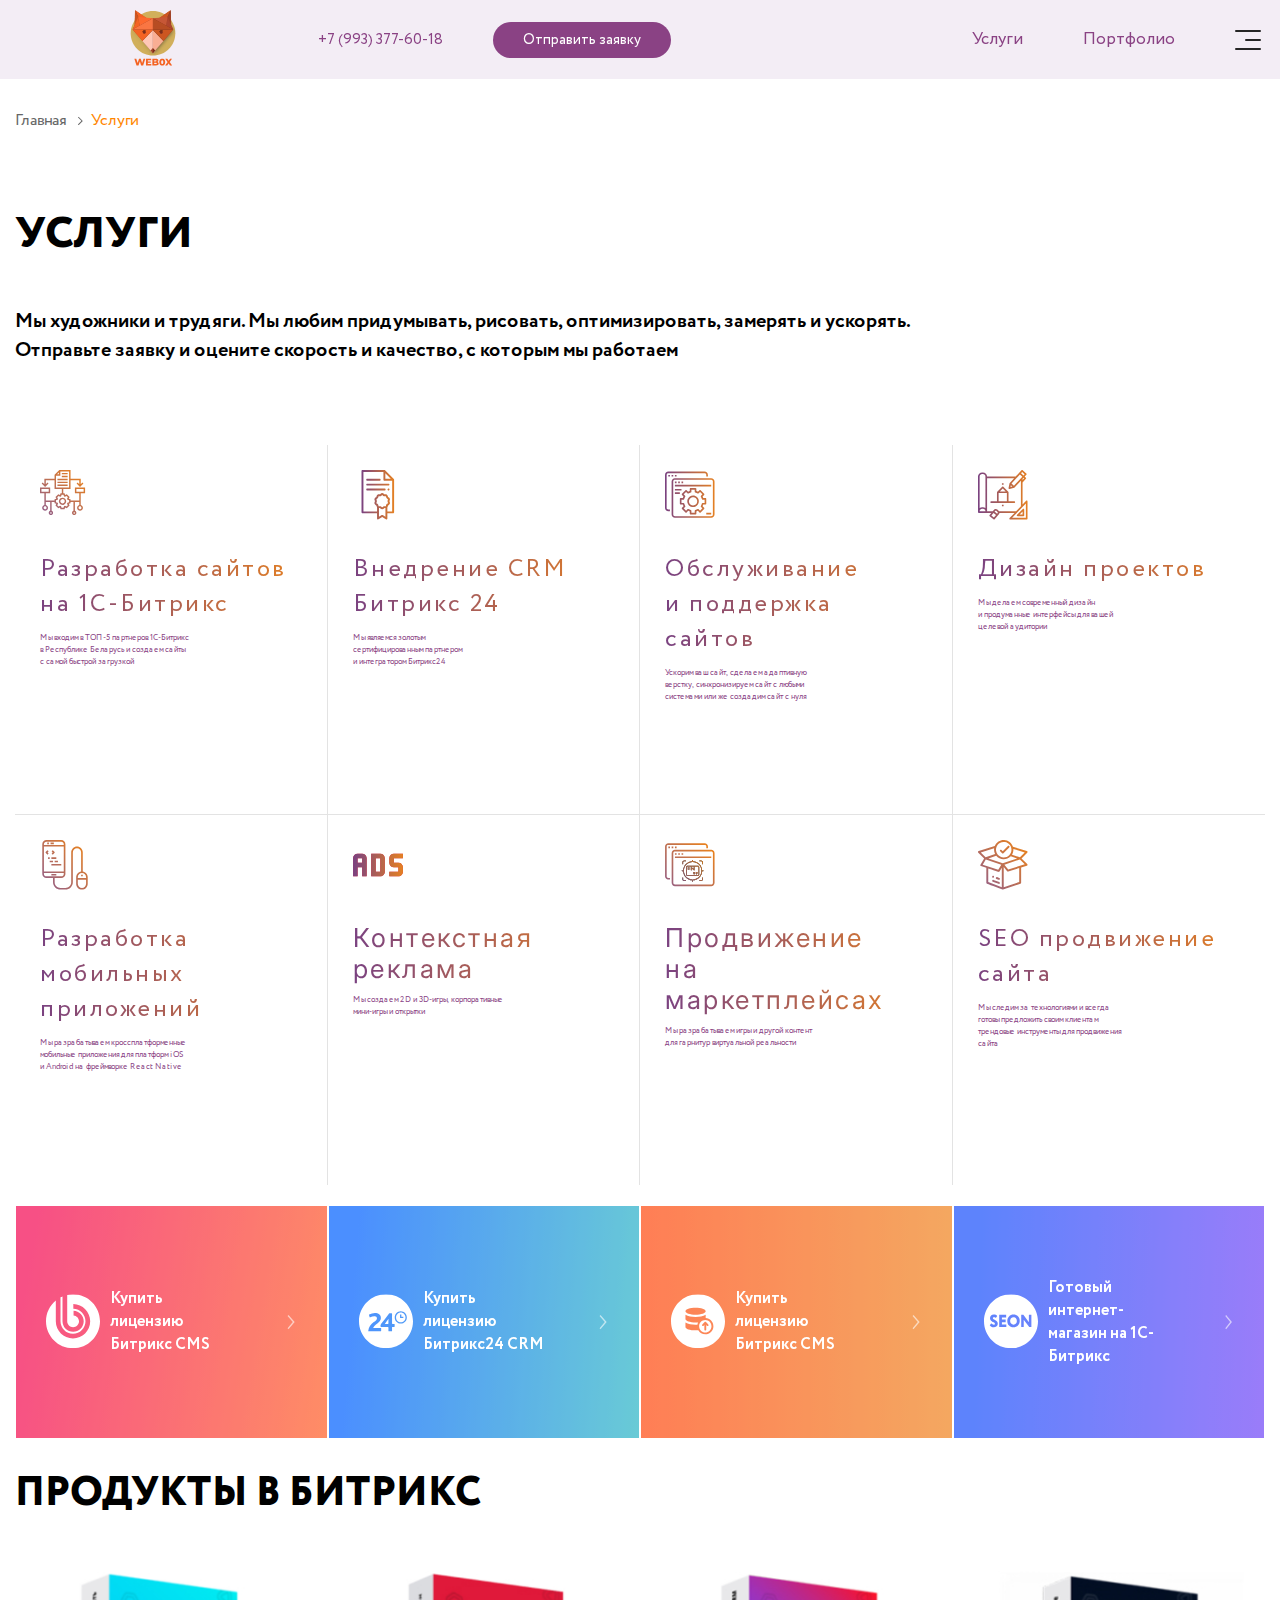
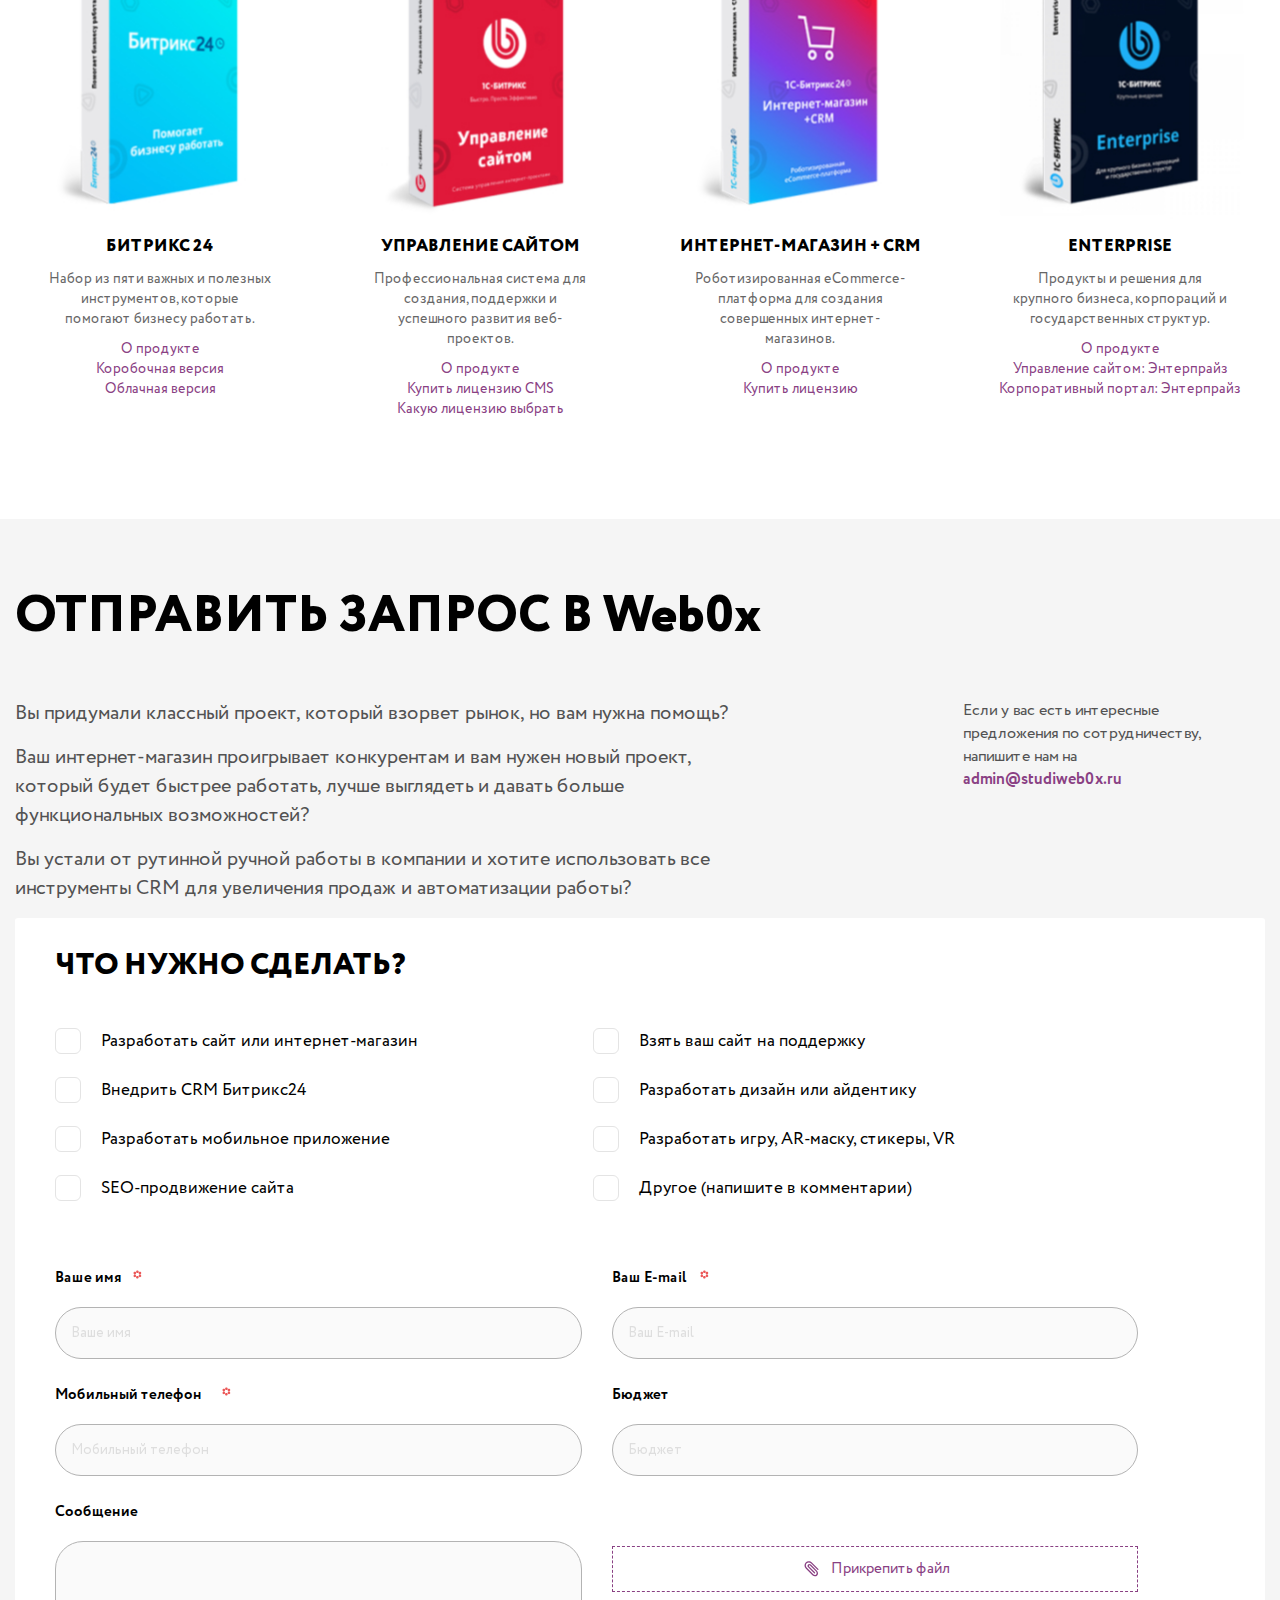
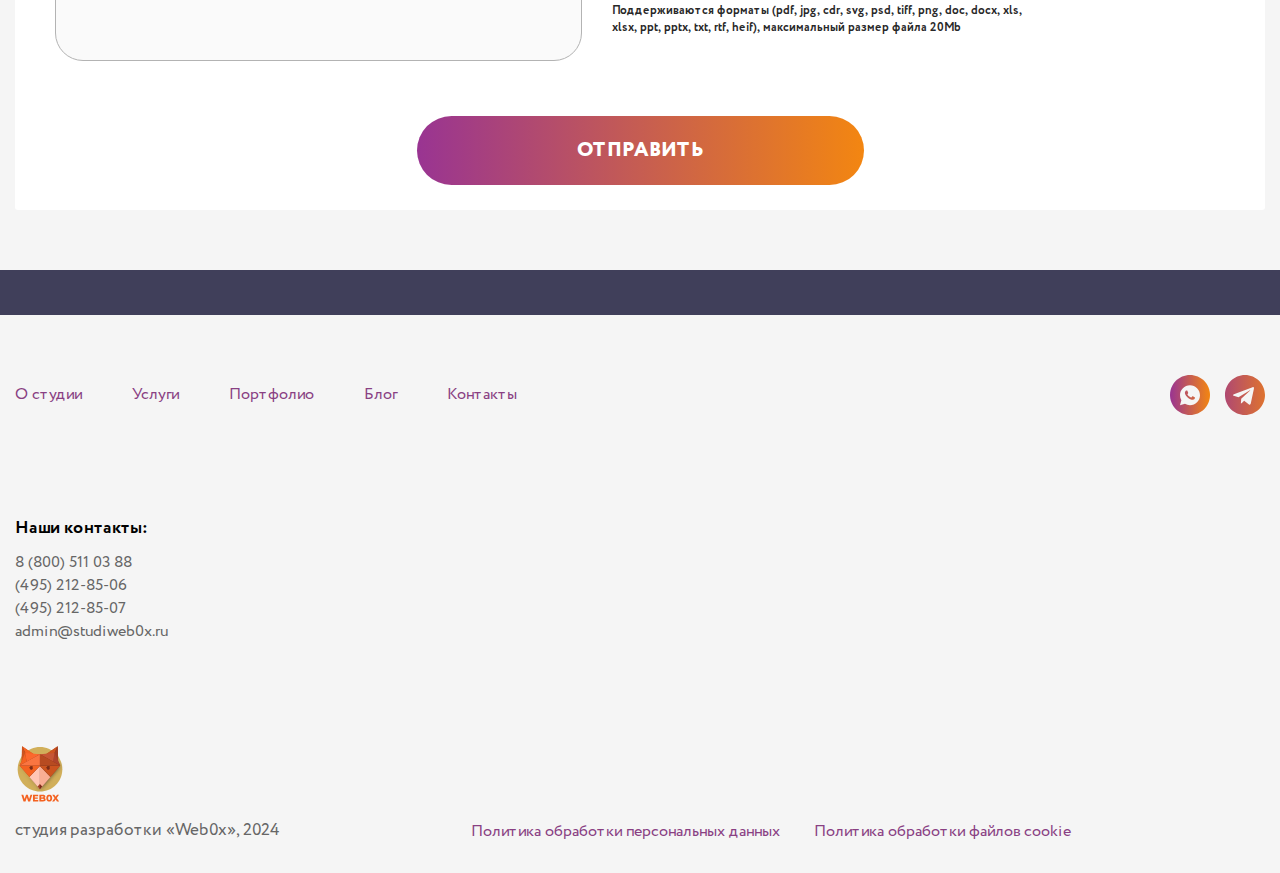
<file: services.html>
<!DOCTYPE html>
<html lang="en">
<head>
    <meta charset="UTF-8">
    <meta http-equiv="X-UA-Compatible" content="IE=edge">
    <meta name="viewport" content="width=device-width, initial-scale=1.0">
    <title>Shop</title>
    <link rel="preconnect" href="https://fonts.googleapis.com">
<link rel="preconnect" href="https://fonts.gstatic.com" crossorigin>
<link href="https://fonts.googleapis.com/css2?family=Inter:wght@100..900&family=Montserrat:ital,wght@0,800;1,800&display=swap" rel="stylesheet">
<link
  rel="stylesheet"
  href="https://cdn.jsdelivr.net/npm/swiper@11/swiper-bundle.min.css"
/>
    <link rel="stylesheet" href="./css/main.css">
</head>
<body>
   <header class="header">
    <nav class="nav about__nav">
        <div class="nav__container">
        <div class="nav__left">
         <a href="/main.html" class="logo__link"><img src="./img/header/Logo.svg" alt="" class="logo header__logo"></a>
        
            <a href="tel:+79933776018" class="header__link header__link-phone">+7 (993) 377-60-18</a>
            <a href="#application" class="header__application">Отправить заявку</a>
        </div>
        <div class="nav__right">
            <a href="" class="header__link header__link-service">Услуги</a>
            <a href="" class="header__link header__link-portfolio">Портфолио</a>
            <div class="burger__box">
                <div class="burger__content">
                    <button class="burger__close-btn">закрыть</button>
                    <a href="#" class="burger__content-link">first link</a>
                    <a href="#" class="burger__content-link">second link</a>
                </div>
                <div class="burger">
                    <div class="burger__line"></div>
                    <div class="burger__line"></div>
                    <div class="burger__line"></div>
                </div>
            </div>
        </div>
    </div> 
    </nav>
    <div class="header__services-content">
      <div class="container">
         <div class="header__services-inner">
            <div class="header__services-bread">
               <div class="header__bread-item">Главная</div>
               <div class="header__bread-item"> <img src="./img/principles/bread.svg" alt=""> </div>
               <div class="header__bread-item header__bread-item--active">Услуги</div>
            </div>
         </div>
         <h1 class="header__services-title">Услуги</h1>
         <p class="header__services-text">Мы художники и трудяги. Мы любим придумывать, рисовать, оптимизировать, замерять и ускорять.
          <br>  Отправьте заявку и оцените скорость и качество, с которым мы работаем</p>
      </div>
    </div>
   </header> 

   <section class="advantages">
    <div class="container">
        <div class="advantages__box">
            <ul class="advantages__list">
                <li class="advantages__list-item">
                    <img src="./img/advantages/adv-1.svg" alt="" class="advantages__item-icon">
                    <h4 class="advantages__item-title">Разработка сайтов <br>
                        на 1С-Битрикс</h4>
                    <p class="advantages__item-text">Мы входим в ТОП-5 партнеров 1С-Битрикс <br>
                        в Республике Беларусь и создаем сайты <br>
                        с самой быстрой загрузкой</p>
                </li>
                <li class="advantages__list-item">
                    <img src="./img/advantages/adv-2.svg" alt="" class="advantages__item-icon">
                    <h4 class="advantages__item-title">Внедрение CRM <br>
                        Битрикс 24</h4>
                    <p class="advantages__item-text">Мы являемся золотым <br>
                        сертифицированным партнером <br>
                        и интегратором Битрикс24</p>
                </li>
                <li class="advantages__list-item">
                    <img src="./img/advantages/adv-3.svg" alt="" class="advantages__item-icon">
                    <h4 class="advantages__item-title">Обслуживание <br>
                        и поддержка сайтов</h4>
                    <p class="advantages__item-text">Ускорим ваш сайт, сделаем адаптивную <br>
                        верстку, синхронизируем сайт с любыми <br>
                        системами или же создадим сайт с нуля</p>
                </li>
                <li class="advantages__list-item">
                    <img src="./img/advantages/adv-4.svg" alt="" class="advantages__item-icon">
                    <h4 class="advantages__item-title">Дизайн проектов</h4>
                    <p class="advantages__item-text">Мы делаем современный дизайн <br>
                        и продуманные интерфейсы для вашей <br>
                        целевой аудитории</p>
                </li>
            </ul>
            <ul class="advantages__list">
                <li class="advantages__list-item">
                    <img src="./img/advantages/adv-5.svg" alt="" class="advantages__item-icon">
                    <h4 class="advantages__item-title">Разработка <br>
                        мобильных <br>
                        приложений</h4>
                    <p class="advantages__item-text">Мы разрабатываем кроссплатформенные <br>
                        мобильные приложения для платформ iOS <br>
                        и Android на фреймворке React Native</p>
                </li>
                <li class="advantages__list-item">
                    <img src="./img/advantages/adv-6.svg" alt="" class="advantages__item-icon">
                    <h4 class="advantages__item-title" style="font-family: Inter; font-size: 26px;">Контекстная <br>
                        реклама</h4>
                    <p class="advantages__item-text"  >Мы создаем 2D и 3D-игры, корпоративные <br>
                        мини-игры и открытки</p>
                </li>
                <li class="advantages__list-item">
                    <img src="./img/advantages/adv-7.svg" alt="" class="advantages__item-icon">
                    <h4 class="advantages__item-title" style="font-family: Inter; font-size: 26px;">Продвижение <br> на маркетплейсах</h4>
                    <p class="advantages__item-text">Мы разрабатываем игры и другой контент <br>
                        для гарнитур виртуальной реальности</p>
                </li>
                <li class="advantages__list-item">
                    <img src="./img/advantages/adv-8.svg" alt="" class="advantages__item-icon">
                    <h4 class="advantages__item-title">SEO продвижение <br>
                        сайта</h4>
                    <p class="advantages__item-text">Мы следим за технологиями и всегда <br>
                        готовы предложить своим клиентам <br>
                        трендовые инструменты для продвижения <br>
                        сайта</p>
                </li>
            </ul>

            <ul class="advantages__market">
                <li class="advantages__market-item advantages__market-bitrix">
                    <img src="./img/advantages/bitrix.svg" alt="Bitrix" class="advantages__market-img">
                    <p class="advantages__market-text">Купить лицензию <br>
                        Битрикс CMS</p>
                    <img src="./img/advantages/arrow.svg" alt="" class="advantages__market-arrow">
                </li>
                <li class="advantages__market-item advantages__market-24">
                    <img src="./img/advantages/24-hour.svg" alt="Bitrix" class="advantages__market-img">
                    <p class="advantages__market-text">Купить лицензию <br>
                        Битрикс24 CRM</p>
                    <img src="./img/advantages/arrow.svg" alt="" class="advantages__market-arrow">
                </li>
                <li class="advantages__market-item advantages__market-DB">
                    <img src="./img/advantages/DB.svg" alt="Bitrix" class="advantages__market-img">
                    <p class="advantages__market-text">Купить лицензию <br>
                        Битрикс CMS</p>
                    <img src="./img/advantages/arrow.svg" alt="" class="advantages__market-arrow">
                </li>
                <li class="advantages__market-item advantages__market-seon">
                    <img src="./img/advantages/seon.svg" alt="Bitrix" class="advantages__market-img">
                    <p class="advantages__market-text">Готовый интернет- <br>
                        магазин на 1С-Битрикс</p>
                    <img src="./img/advantages/arrow.svg" alt="" class="advantages__market-arrow">
                </li>
            </ul>
        </div>
    </div>
   </section> 


   <section class="bitrix__products">
      <div class="container">
         <h3 class="bitrix__products-title">ПРОДУКТЫ В БИТРИКС</h3>
         <ul class="bitrix__shop-list">
            <li class="shop__list-item">
               <img src="./img/shop-bitrix/bitrix-1.jpg" alt="" class="shop__item-img">
               <div class="shop__item-title">БИТРИКС 24</div>
               <div class="shop__item-text">Набор из пяти важных и полезных
                  инструментов, которые помогают
                  бизнесу работать.</div>
               <div class="shop__item-link">О продукте</div>
               <div class="shop__item-link">Коробочная версия</div>
               <div class="shop__item-link">Облачная версия</div>
            </li>
            <li class="shop__list-item">
               <img src="./img/shop-bitrix/bitrix-2.jpg" alt="" class="shop__item-img">
               <div class="shop__item-title">УПРАВЛЕНИЕ САЙТОМ</div>
               <div class="shop__item-text">Профессиональная система для
                  создания, поддержки и успешного
                  развития веб-проектов.</div>
               <div class="shop__item-link">О продукте</div>
               <div class="shop__item-link">Купить лицензию CMS</div>
               <div class="shop__item-link">Какую лицензию выбрать</div>
            </li>
            <li class="shop__list-item">
               <img src="./img/shop-bitrix/bitrix-3.jpg" alt="" class="shop__item-img">
               <div class="shop__item-title">ИНТЕРНЕТ-МАГАЗИН + CRM</div>
               <div class="shop__item-text">Роботизированная eCommerce-
                  платформа для создания совершенных
                  интернет-магазинов.</div>
               <div class="shop__item-link">О продукте</div>
               <div class="shop__item-link">Купить лицензию</div>
            </li>
            <li class="shop__list-item">
               <img src="./img/shop-bitrix/bitrix-4.jpg" alt="" class="shop__item-img">
               <div class="shop__item-title">ENTERPRISE</div>
               <div class="shop__item-text">Продукты и решения для крупного
                  бизнеса, корпораций и
                  государственных структур.</div>
               <div class="shop__item-link">О продукте</div>
               <div class="shop__item-link">Управление сайтом: Энтерпрайз</div>
               <div class="shop__item-link">Корпоративный портал: Энтерпрайз</div>
            </li>
         </ul>
      </div>
   </section>
 
    <section id="application" class="application">
        <div class="container">
            <h2 class="application__title">
                Отправить запрос в <span> Web0x</span>
            </h2>
            <div class="application__inner">
                <div class="application__text">
                    <div class="text__top" >
                    <p class="application__main-text">Вы придумали классный проект, который
                        взорвет рынок, но вам нужна помощь?</p>
                    <p class="application__main-text">Ваш интернет-магазин проигрывает
                        конкурентам и вам нужен новый проект,
                        который будет быстрее работать, лучше
                        выглядеть и давать больше функциональных
                        возможностей?</p>
                    <p class="application__main-text">Вы устали от рутинной ручной работы
                        в компании и хотите использовать все
                        инструменты CRM для увеличения продаж
                        и автоматизации работы?</p>
                    </div>
                        <div class="text__bottom">
                        <p class="application__text-mail">Если у вас есть интересные предложения по
                            сотрудничеству, напишите нам на </p>
                            <a href="mailto:admin@studiweb0x.ru" class="applicatiob__text-link">admin@studiweb0x.ru</a>
                        </div>
                </div>
  <form action="./form.php" id="applicationForm" class="application__form" method="post">
                    <div class="form__title">Что нужно сделать?</div>
                    <ul class="inputs__checkbox">
                        <li class="inputs__checkbox-item">
                           
                            <label for="create-site" class="inputs__label">
                                <input id="create-site" type="checkbox" class="input__checkbox-point" name="create-site">
                                <span class="custom-checkbox"></span>
                                Разработать сайт или интернет-магазин
                            </label>
                        </li>
                        <li class="inputs__checkbox-item">
                            <label for="site-support" class="inputs__label">
                                <input id="site-support" type="checkbox" class="input__checkbox-point" name="support">
                                <span class="custom-checkbox"></span>
                                Взять ваш сайт на поддержку
                            </label>
                        </li>
                        <li class="inputs__checkbox-item">
                            <label for="CRM" class="inputs__label">
                                <input id="CRM" type="checkbox" class="input__checkbox-point" name="implement-crn">
                                <span class="custom-checkbox"></span>
                                Внедрить CRM Битрикс24
                            </label>
                        </li>
                        <li class="inputs__checkbox-item">
                            <label for="design" class="inputs__label">
                                <input id="design" type="checkbox" class="input__checkbox-point" name="create-design">
                                 <span class="custom-checkbox"></span>
                                Разработать дизайн или айдентику
                            </label>
                        </li>
                        <li class="inputs__checkbox-item">
                            <label for="mobile" class="inputs__label">
                                <input id="mobile" type="checkbox" class="input__checkbox-point" name="mobile-app">
                                 <span class="custom-checkbox"></span>
                                Разработать мобильное приложение
                            </label>
                        </li>
                        <li class="inputs__checkbox-item">
                            <label for="game" class="inputs__label">
                                <input id="game" type="checkbox" class="input__checkbox-point" name="game">
                                 <span class="custom-checkbox"></span>
                                Разработать игру, AR-маску, стикеры, VR
                            </label>
                        </li>
                        <li class="inputs__checkbox-item">
                            <label for="seo" class="inputs__label">
                                <input id="seo" type="checkbox" class="input__checkbox-point" name="seo">
                                 <span class="custom-checkbox"></span>
                                SEO-продвижение сайта
                            </label>
                        </li>
                        <li class="inputs__checkbox-item">
                            <label for="another" class="inputs__label">
                                <input id="another" type="checkbox" class="input__checkbox-point" name="another">
                                 <span class="custom-checkbox"></span>
                                Другое (напишите в комментарии)
                            </label>
                        </li>
                    </ul>



                    <ul class="text__inputs-list">
                        <li class="text__input-item">
                            <div class="text__input-title text__input-title--star">Ваше имя </div>
                            <input type="text" class="text-input" name="name"  placeholder="Ваше имя" required>
                        </li>
                        <li class="text__input-item">
                            <div class="text__input-title  text__input-title--star">Ваш E-mail </div>
                            <input type="email" class="text-input" name="email" placeholder="Ваш E-mail" required>
                        </li>
                        <li class="text__input-item">
                            <div class="text__input-title  text__input-title--bigstar">Мобильный телефон </div>
                            <input data-tel-input type="tel" class="text-input" name="mobile" placeholder="Мобильный телефон" required>
                        </li>
                        <li class="text__input-item">
                            <div class="text__input-title">Бюджет</div>
                            <input type="text" class="text-input" name="budget" placeholder="Бюджет">
                        </li>
                        <li class="text__input-item">
                            <div class="text__input-title">Сообщение</div>
                            <textarea class="message__area" name="message"  id="message-area"></textarea>
                        </li>
                       
                        <li class="text__input-item">
                            <label class="file__label" for="file">
                                <img src="./img/application/screpka.svg" alt="" class="file__decor">
                                Прикрепить  файл</label>
                                <input id="file" type="file" name="file[]" class="file__input" multiple accept=".pdf,.jpg,.cdr,.svg,.psd,.tiff,.png,.doc,.docx,.xls,.xlsx,.ppt,.pptx,.txt,.rtf,.heif" data-multiple-caption="{count} файлов Bыбpaнo" maxlength="20971520">
                            <div class="text__input-title text__input-file">Поддерживаются форматы (pdf, jpg, cdr, svg, psd, tiff, png, doc, docx, xls, <br>
                                xlsx, ppt, pptx, txt, rtf, heif), максимальный размер файла 20Mb</div>
                        </li>
                        <button type="submit" class="form__btn">Отправить</button>
                    </ul>
                </form>


            </div>
        </div>
    </section>
    <footer class="footer">
        <div class="container">
            <div class="footer__inner">
                <ul class="footer__links">
                    <li class="footer__links-item">
                        <a href="./about.html" class="footer__links-link">О студии</a>
                    </li>
                    <li class="footer__links-item">
                        <a href="#advantages" class="footer__links-link">Услуги</a>
                    </li>
                    <li class="footer__links-item">
                        <a href="./portfolio.html" class="footer__links-link">Портфолио</a>
                    </li>
                    <li class="footer__links-item">
                        <a href="./blog.html" class="footer__links-link">Блог</a>
                    </li>
                    <li class="footer__links-item">
                        <a href="./contacts.html" class="footer__links-link">Контакты</a>
                    </li>
                    <div class="footer__icons-box">
                    <li class="footer__links-item footer__links-icon">
                        <a href="#" class="footer__links-link">
                            <img src="./img/footer/whatsapp.svg" alt="" class="footer__links-icon">
                        </a>
                    </li>
                    <li class="footer__links-item">
                        <a href="#" class="footer__links-link">
                            <img src="./img/footer/telegram.svg" alt="" class="footer__links-icon">
                        </a>
                    </li>
                </div>
                </ul>

                <ul class="footer__contacts">
                    <li class="footer__contacts-item contacts__item-title">Наши контакты:</li>
                    <li class="footer__contacts-item">
                        <a href="tel:88005110388" class="footer__contacts-link">8 (800) 511 03 88</a>
                    </li>
                    <li class="footer__contacts-item">
                        <a href="tel:4952128506" class="footer__contacts-link">(495) 212-85-06</a>
                    </li>
                    <li class="footer__contacts-item">
                        <a href="tel:4952128507" class="footer__contacts-link">(495) 212-85-07</a>
                    </li>
                    <li class="footer__contacts-item">
                        <a href="mailto:admin@studiweb0x.ru" class="footer__contacts-link">admin@studiweb0x.ru</a>
                    </li>
                </ul>

                <ul class="footer__bottom">
                    <li class="footer__bottom-item">
                        <a href="#" class="logo__link">
                        <img src="./img/header/Logo.svg" alt="" class="footer__logo"></a>
                        <p class="footer__bottom-text">студия разработки «Web0x», 2024</p>
                    </li>
                    <li class="footer__bottom-item footer__bottom-item--links">
                        <a href="#" class="footer__bottom-link">Политика обработки персональных данных</a>
                        <a href="#" class="footer__bottom-link">Политика обработки файлов cookie</a>
                    
                    </li>
                </ul>
            </div>
        </div>
    </footer> 
    <script src="https://code.jquery.com/jquery-3.7.1.js" integrity="sha256-eKhayi8LEQwp4NKxN+CfCh+3qOVUtJn3QNZ0TciWLP4=" crossorigin="anonymous"></script>
    <script src="https://code.jquery.com/jquery-3.7.1.min.js" integrity="sha256-/JqT3SQfawRcv/BIHPThkBvs0OEvtFFmqPF/lYI/Cxo=" crossorigin="anonymous"></script>
    <script src="./js/slick.min.js"></script>
    <script src="./libs/phoneMask/mask.js"></script>
    <script src="./libs/phoneMask/mask_list.js"></script>
  
    <script src="https://cdn.jsdelivr.net/npm/swiper@11/swiper-bundle.min.js"></script>
    <script src="./js/form.js"></script>
</body>
</html>
</file>
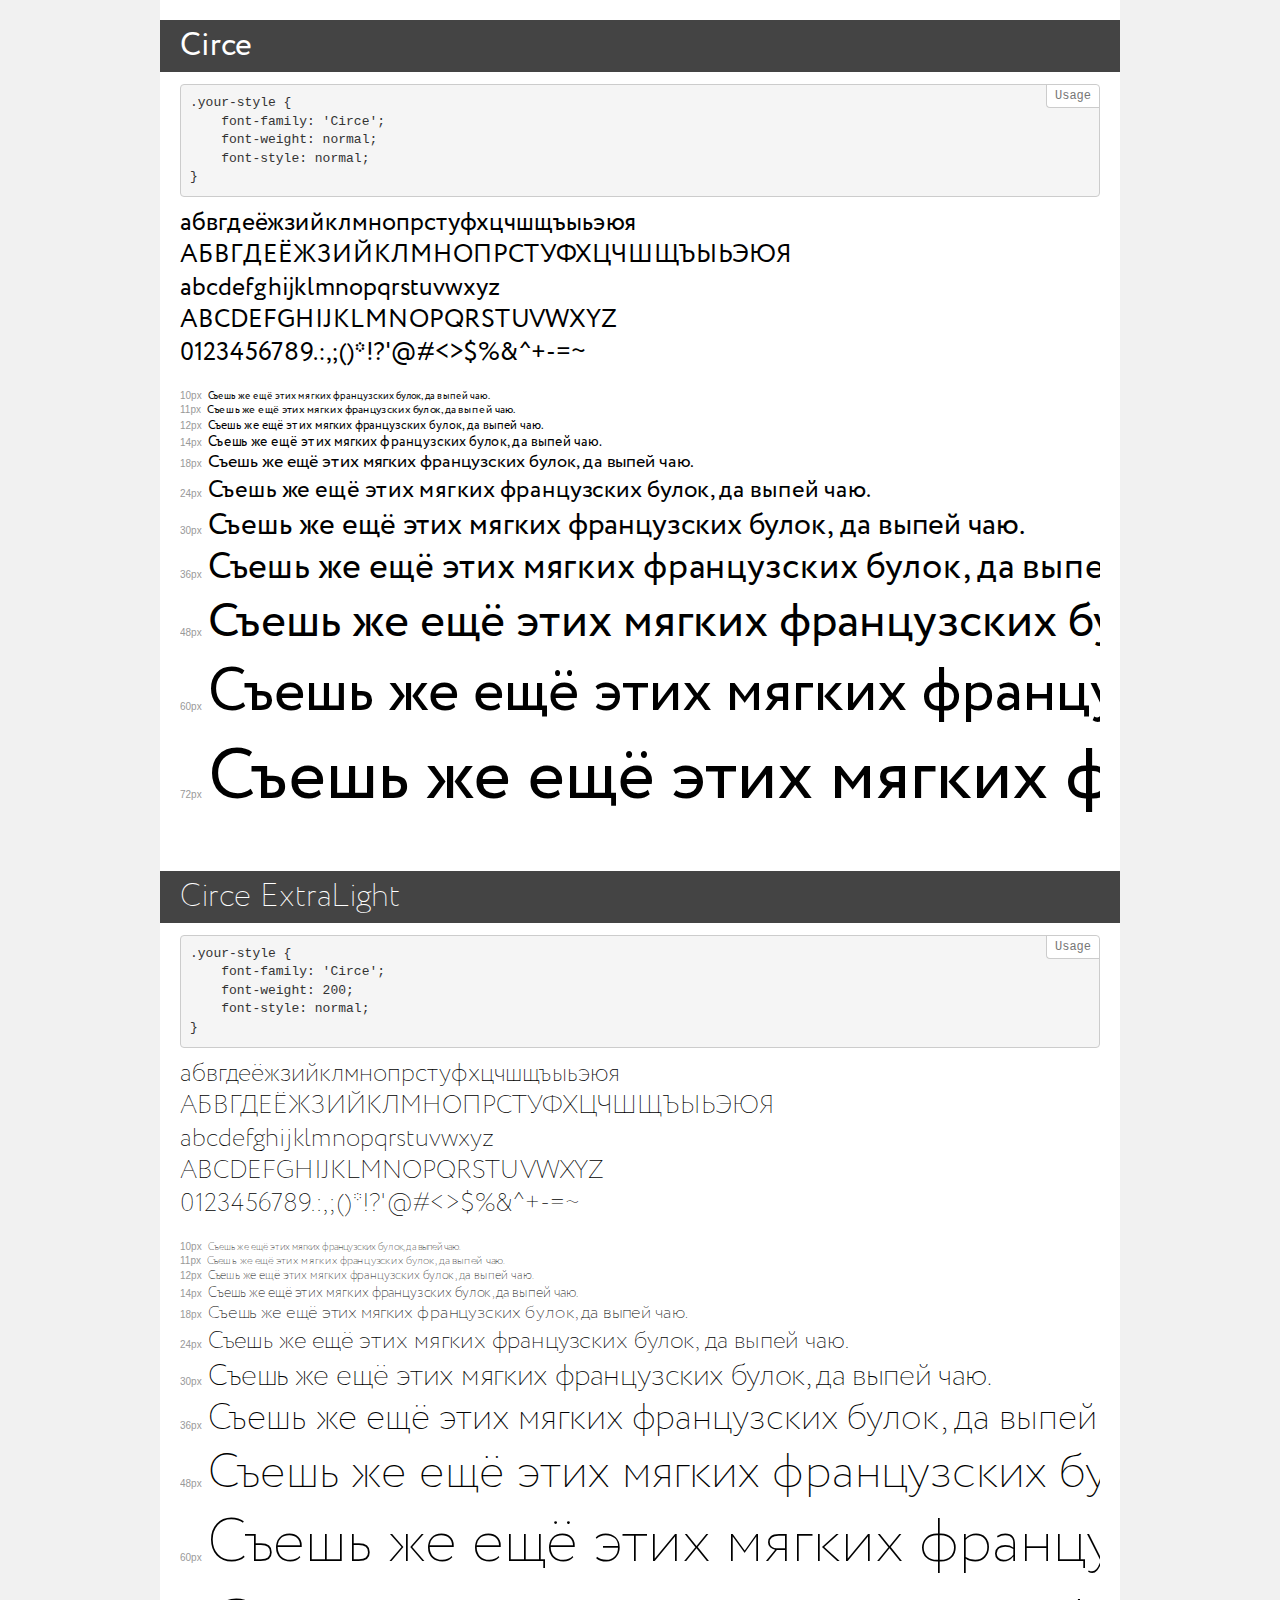
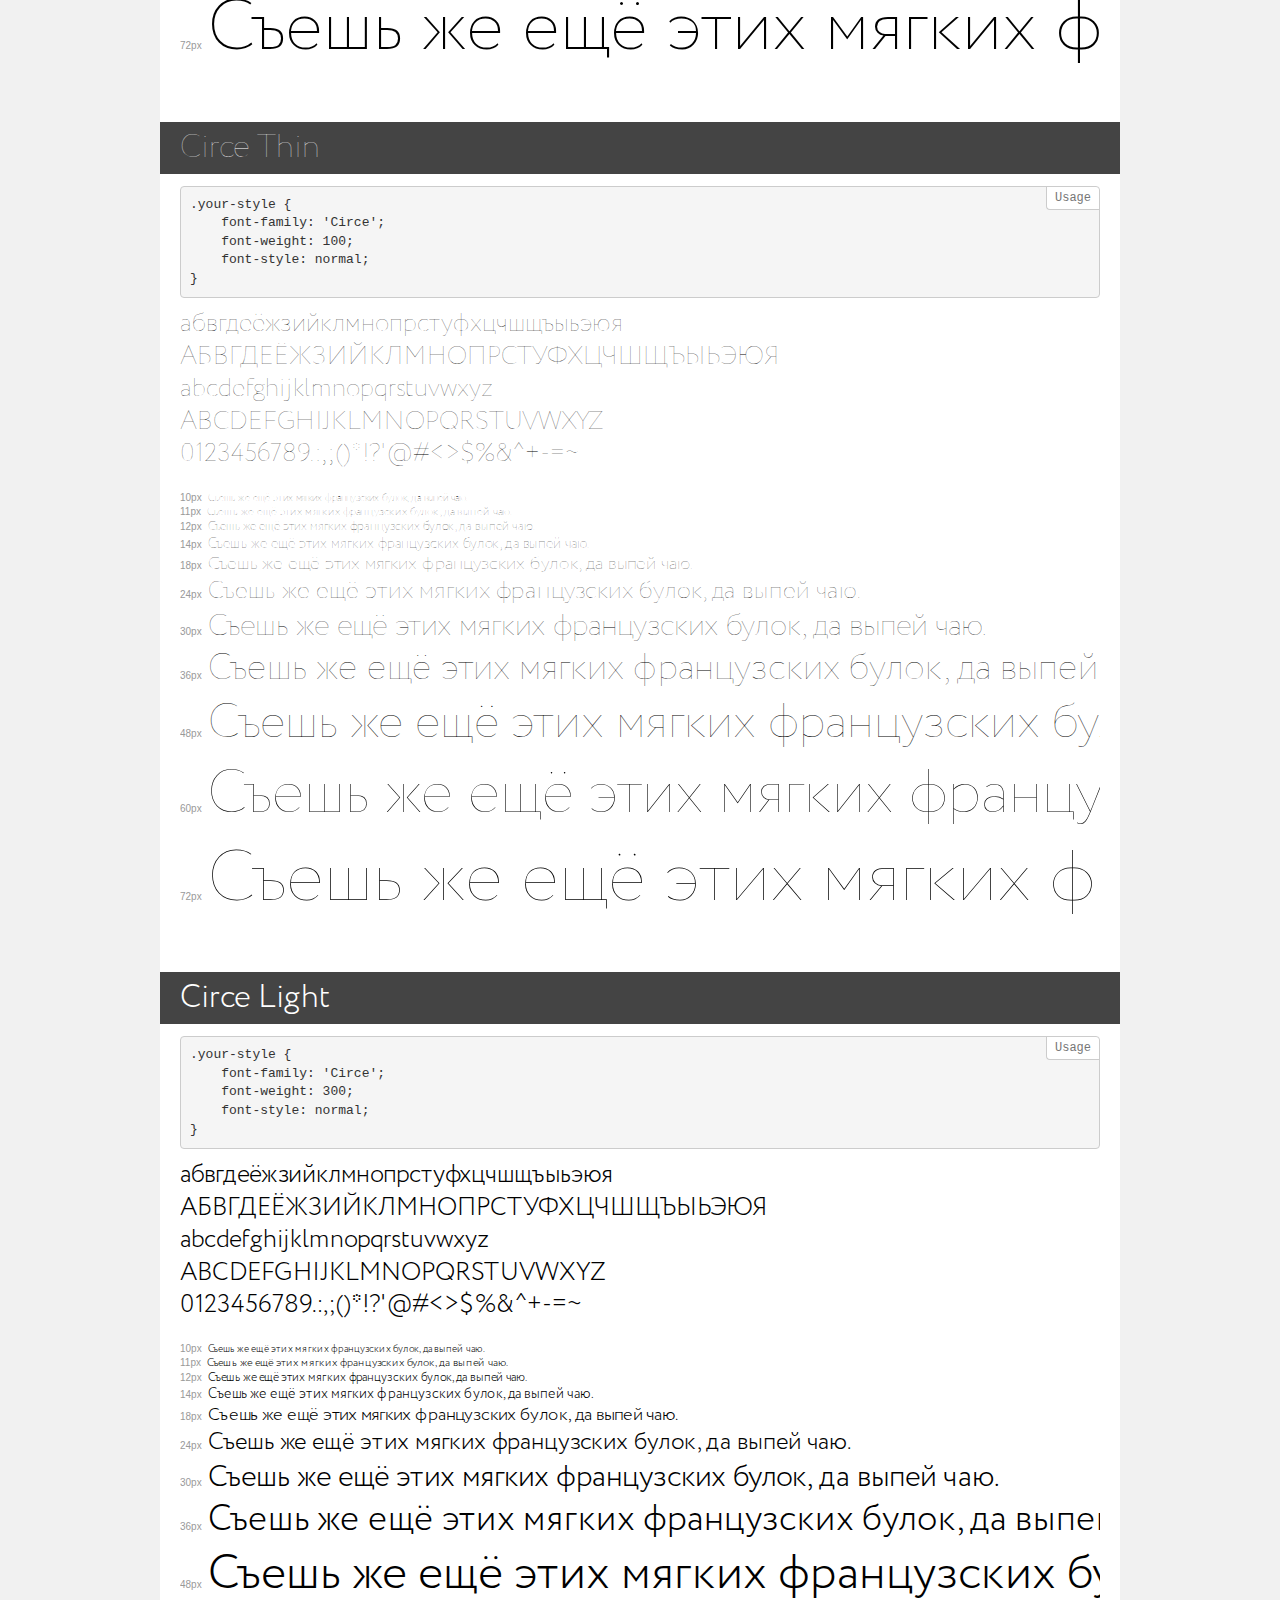
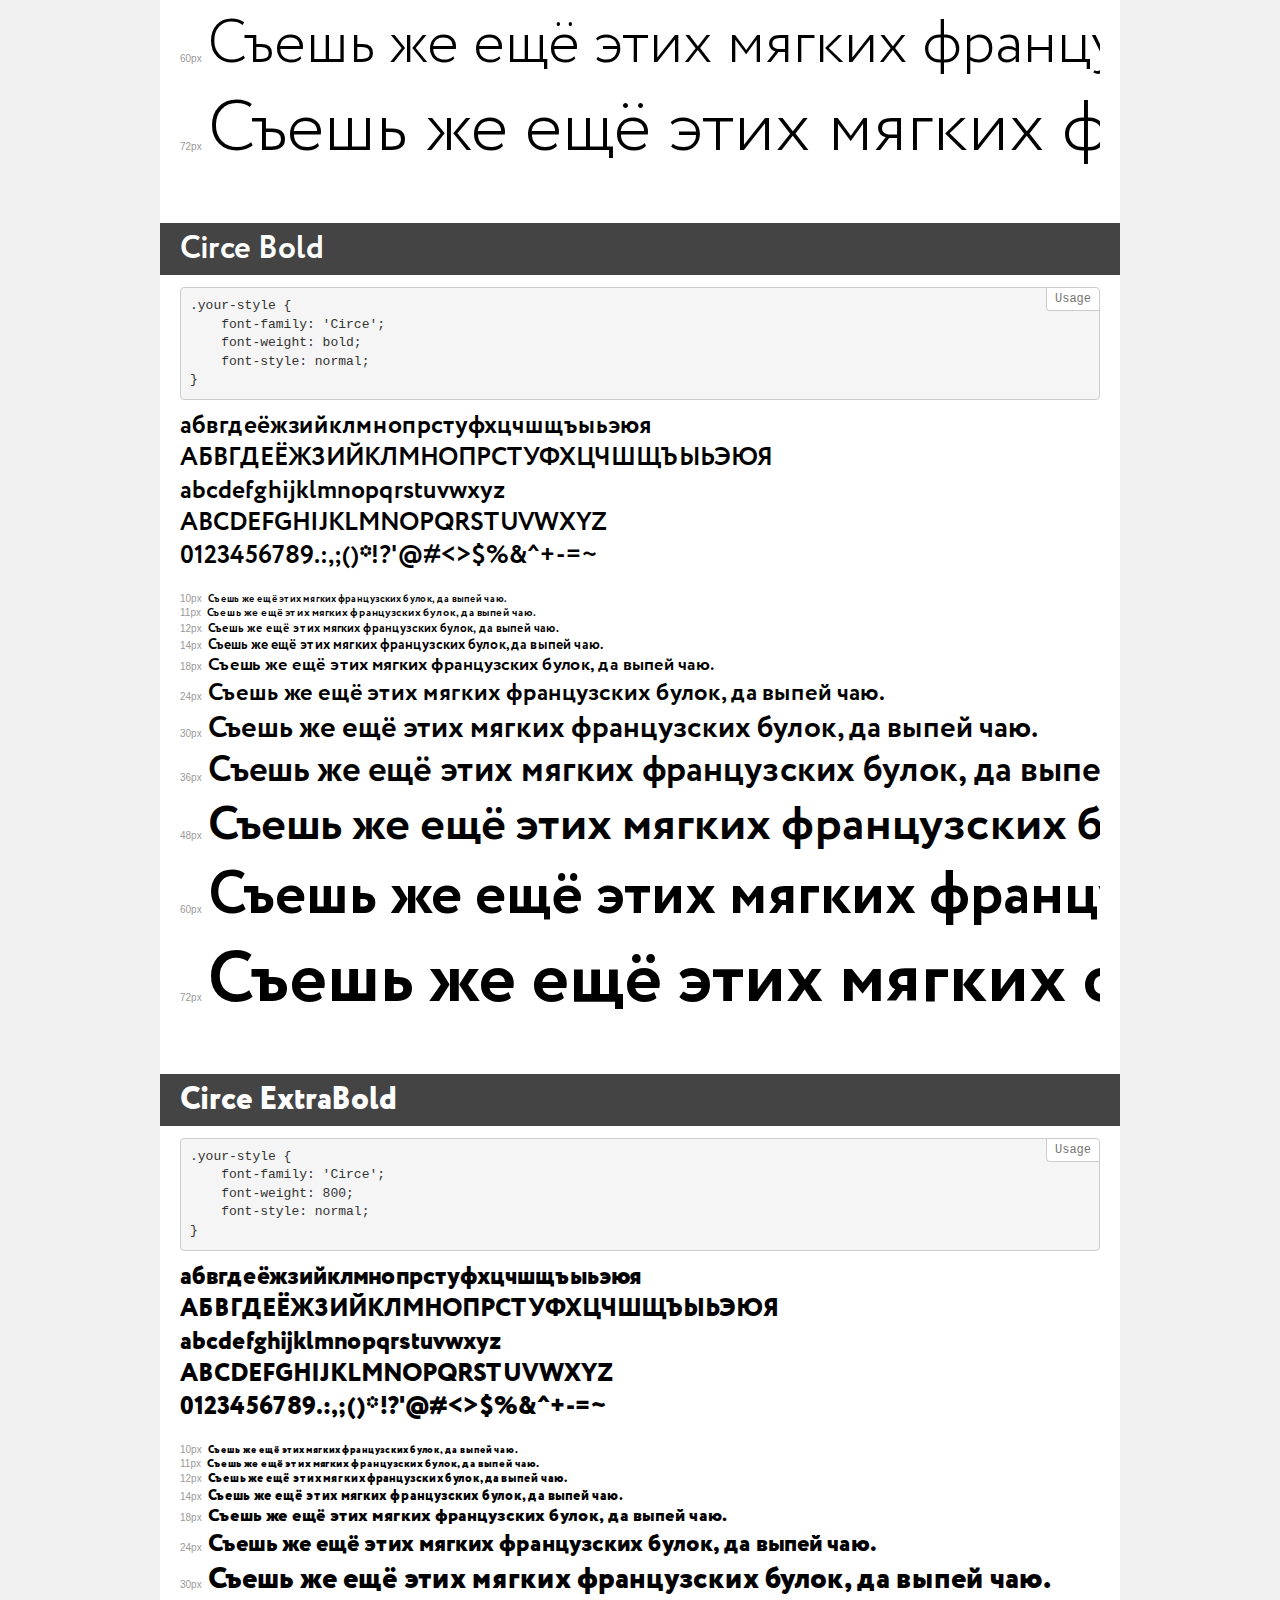
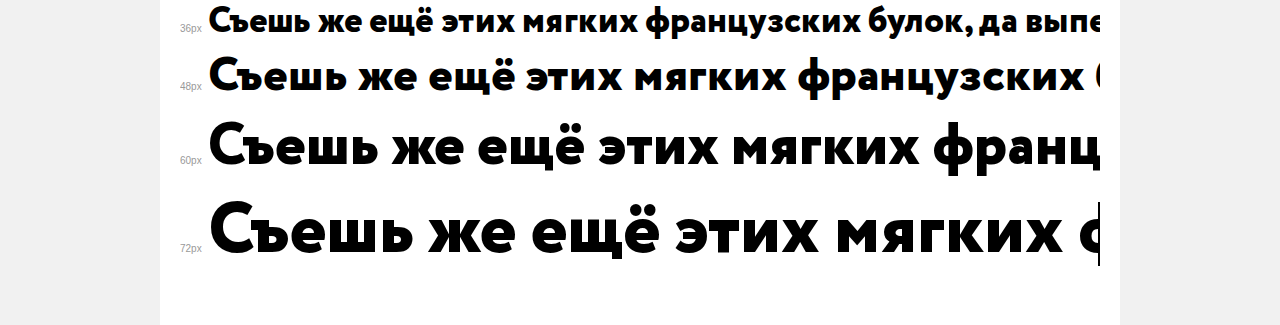
<file: fonts/demo.html>
<!DOCTYPE html>
<html>
<head>
	<meta charset="utf-8">
	<meta http-equiv="X-UA-Compatible" content="IE=edge">
	<meta name="viewport" content="width=device-width, initial-scale=1">
	<meta name="robots" content="noindex, noarchive">
	<title>Transfonter demo</title>
	<link href="stylesheet.css" rel="stylesheet">
	<style>
		/*
		http://meyerweb.com/eric/tools/css/reset/
		v2.0 | 20110126
		License: none (public domain)
		*/
		html, body, div, span, applet, object, iframe,
		h1, h2, h3, h4, h5, h6, p, blockquote, pre,
		a, abbr, acronym, address, big, cite, code,
		del, dfn, em, img, ins, kbd, q, s, samp,
		small, strike, strong, sub, sup, tt, var,
		b, u, i, center,
		dl, dt, dd, ol, ul, li,
		fieldset, form, label, legend,
		table, caption, tbody, tfoot, thead, tr, th, td,
		article, aside, canvas, details, embed,
		figure, figcaption, footer, header, hgroup,
		menu, nav, output, ruby, section, summary,
		time, mark, audio, video {
			margin: 0;
			padding: 0;
			border: 0;
			font-size: 100%;
			font: inherit;
			vertical-align: baseline;
		}
		/* HTML5 display-role reset for older browsers */
		article, aside, details, figcaption, figure,
		footer, header, hgroup, menu, nav, section {
			display: block;
		}
		body {
			line-height: 1;
		}
		ol, ul {
			list-style: none;
		}
		blockquote, q {
			quotes: none;
		}
		blockquote:before, blockquote:after,
		q:before, q:after {
			content: '';
			content: none;
		}
		table {
			border-collapse: collapse;
			border-spacing: 0;
		}
		/* common styles */
		body {
			background: #f1f1f1;
			color: #000;
		}
		.page {
			background: #fff;
			width: 920px;
			margin: 0 auto;
			padding: 20px 20px 0 20px;
			overflow: hidden;
		}
		.font-container {
			overflow-x: auto;
			overflow-y: hidden;
			margin-bottom: 40px;
			line-height: 1.3;
			white-space: nowrap;
			padding-bottom: 5px;
		}
		h1 {
			position: relative;
			background: #444;
			font-size: 32px;
			color: #fff;
			padding: 10px 20px;
			margin: 0 -20px 12px -20px;
		}
		.letters {
			font-size: 25px;
			margin-bottom: 20px;
		}
		.s10:before {
			content: '10px';
		}
		.s11:before {
			content: '11px';
		}
		.s12:before {
			content: '12px';
		}
		.s14:before {
			content: '14px';
		}
		.s18:before {
			content: '18px';
		}
		.s24:before {
			content: '24px';
		}
		.s30:before {
			content: '30px';
		}
		.s36:before {
			content: '36px';
		}
		.s48:before {
			content: '48px';
		}
		.s60:before {
			content: '60px';
		}
		.s72:before {
			content: '72px';
		}
		.s10:before, .s11:before, .s12:before, .s14:before,
		.s18:before, .s24:before, .s30:before, .s36:before,
		.s48:before, .s60:before, .s72:before {
			font-family: Arial, sans-serif;
			font-size: 10px;
			font-weight: normal;
			font-style: normal;
			color: #999;
			padding-right: 6px;
		}
		pre {
			display: block;
			position: relative;
			padding: 9px;
			margin: 0 0 10px;
			font-family: Monaco, Menlo, Consolas, "Courier New", monospace !important;
			font-size: 13px;
			line-height: 1.428571429;
			color: #333;
			font-weight: normal !important;
			font-style: normal !important;
			background-color: #f5f5f5;
			border: 1px solid #ccc;
			overflow-x: auto;
			border-radius: 4px;
		}
		pre:after {
			display: block;
			position: absolute;
			right: 0;
			top: 0;
			content: 'Usage';
			line-height: 1;
			padding: 5px 8px;
			font-size: 12px;
			color: #767676;
			background-color: #fff;
			border: 1px solid #ccc;
			border-right: none;
			border-top: none;
			border-radius: 0 4px 0 4px;
			z-index: 10;
		}
		/* responsive */
		@media (max-width: 959px) {
			.page {
				width: auto;
				margin: 0;
			}
		}
	</style>
</head>
<body>
<div class="page">
	<div class="demo" style="font-family: 'Circe'; font-weight: normal; font-style: normal;">
		<h1>Circe</h1>
		<pre>.your-style {
    font-family: 'Circe';
    font-weight: normal;
    font-style: normal;
}</pre>
		<div class="font-container">
			<p class="letters">
				абвгдеёжзийклмнопрстуфхцчшщъыьэюя <br />
				АБВГДЕЁЖЗИЙКЛМНОПРСТУФХЦЧШЩЪЫЬЭЮЯ <br />
				abcdefghijklmnopqrstuvwxyz <br />
				ABCDEFGHIJKLMNOPQRSTUVWXYZ <br />				0123456789.:,;()*!?'@#<>$%&^+-=~
			</p>
			<p class="s10" style="font-size: 10px;">Съешь же ещё этих мягких французских булок, да выпей чаю.</p>
			<p class="s11" style="font-size: 11px;">Съешь же ещё этих мягких французских булок, да выпей чаю.</p>
			<p class="s12" style="font-size: 12px;">Съешь же ещё этих мягких французских булок, да выпей чаю.</p>
			<p class="s14" style="font-size: 14px;">Съешь же ещё этих мягких французских булок, да выпей чаю.</p>
			<p class="s18" style="font-size: 18px;">Съешь же ещё этих мягких французских булок, да выпей чаю.</p>
			<p class="s24" style="font-size: 24px;">Съешь же ещё этих мягких французских булок, да выпей чаю.</p>
			<p class="s30" style="font-size: 30px;">Съешь же ещё этих мягких французских булок, да выпей чаю.</p>
			<p class="s36" style="font-size: 36px;">Съешь же ещё этих мягких французских булок, да выпей чаю.</p>
			<p class="s48" style="font-size: 48px;">Съешь же ещё этих мягких французских булок, да выпей чаю.</p>
			<p class="s60" style="font-size: 60px;">Съешь же ещё этих мягких французских булок, да выпей чаю.</p>
			<p class="s72" style="font-size: 72px;">Съешь же ещё этих мягких французских булок, да выпей чаю.</p>
		</div>
	</div>
	<div class="demo" style="font-family: 'Circe'; font-weight: 200; font-style: normal;">
		<h1>Circe ExtraLight</h1>
		<pre>.your-style {
    font-family: 'Circe';
    font-weight: 200;
    font-style: normal;
}</pre>
		<div class="font-container">
			<p class="letters">
				абвгдеёжзийклмнопрстуфхцчшщъыьэюя <br />
				АБВГДЕЁЖЗИЙКЛМНОПРСТУФХЦЧШЩЪЫЬЭЮЯ <br />
				abcdefghijklmnopqrstuvwxyz <br />
				ABCDEFGHIJKLMNOPQRSTUVWXYZ <br />				0123456789.:,;()*!?'@#<>$%&^+-=~
			</p>
			<p class="s10" style="font-size: 10px;">Съешь же ещё этих мягких французских булок, да выпей чаю.</p>
			<p class="s11" style="font-size: 11px;">Съешь же ещё этих мягких французских булок, да выпей чаю.</p>
			<p class="s12" style="font-size: 12px;">Съешь же ещё этих мягких французских булок, да выпей чаю.</p>
			<p class="s14" style="font-size: 14px;">Съешь же ещё этих мягких французских булок, да выпей чаю.</p>
			<p class="s18" style="font-size: 18px;">Съешь же ещё этих мягких французских булок, да выпей чаю.</p>
			<p class="s24" style="font-size: 24px;">Съешь же ещё этих мягких французских булок, да выпей чаю.</p>
			<p class="s30" style="font-size: 30px;">Съешь же ещё этих мягких французских булок, да выпей чаю.</p>
			<p class="s36" style="font-size: 36px;">Съешь же ещё этих мягких французских булок, да выпей чаю.</p>
			<p class="s48" style="font-size: 48px;">Съешь же ещё этих мягких французских булок, да выпей чаю.</p>
			<p class="s60" style="font-size: 60px;">Съешь же ещё этих мягких французских булок, да выпей чаю.</p>
			<p class="s72" style="font-size: 72px;">Съешь же ещё этих мягких французских булок, да выпей чаю.</p>
		</div>
	</div>
	<div class="demo" style="font-family: 'Circe'; font-weight: 100; font-style: normal;">
		<h1>Circe Thin</h1>
		<pre>.your-style {
    font-family: 'Circe';
    font-weight: 100;
    font-style: normal;
}</pre>
		<div class="font-container">
			<p class="letters">
				абвгдеёжзийклмнопрстуфхцчшщъыьэюя <br />
				АБВГДЕЁЖЗИЙКЛМНОПРСТУФХЦЧШЩЪЫЬЭЮЯ <br />
				abcdefghijklmnopqrstuvwxyz <br />
				ABCDEFGHIJKLMNOPQRSTUVWXYZ <br />				0123456789.:,;()*!?'@#<>$%&^+-=~
			</p>
			<p class="s10" style="font-size: 10px;">Съешь же ещё этих мягких французских булок, да выпей чаю.</p>
			<p class="s11" style="font-size: 11px;">Съешь же ещё этих мягких французских булок, да выпей чаю.</p>
			<p class="s12" style="font-size: 12px;">Съешь же ещё этих мягких французских булок, да выпей чаю.</p>
			<p class="s14" style="font-size: 14px;">Съешь же ещё этих мягких французских булок, да выпей чаю.</p>
			<p class="s18" style="font-size: 18px;">Съешь же ещё этих мягких французских булок, да выпей чаю.</p>
			<p class="s24" style="font-size: 24px;">Съешь же ещё этих мягких французских булок, да выпей чаю.</p>
			<p class="s30" style="font-size: 30px;">Съешь же ещё этих мягких французских булок, да выпей чаю.</p>
			<p class="s36" style="font-size: 36px;">Съешь же ещё этих мягких французских булок, да выпей чаю.</p>
			<p class="s48" style="font-size: 48px;">Съешь же ещё этих мягких французских булок, да выпей чаю.</p>
			<p class="s60" style="font-size: 60px;">Съешь же ещё этих мягких французских булок, да выпей чаю.</p>
			<p class="s72" style="font-size: 72px;">Съешь же ещё этих мягких французских булок, да выпей чаю.</p>
		</div>
	</div>
	<div class="demo" style="font-family: 'Circe'; font-weight: 300; font-style: normal;">
		<h1>Circe Light</h1>
		<pre>.your-style {
    font-family: 'Circe';
    font-weight: 300;
    font-style: normal;
}</pre>
		<div class="font-container">
			<p class="letters">
				абвгдеёжзийклмнопрстуфхцчшщъыьэюя <br />
				АБВГДЕЁЖЗИЙКЛМНОПРСТУФХЦЧШЩЪЫЬЭЮЯ <br />
				abcdefghijklmnopqrstuvwxyz <br />
				ABCDEFGHIJKLMNOPQRSTUVWXYZ <br />				0123456789.:,;()*!?'@#<>$%&^+-=~
			</p>
			<p class="s10" style="font-size: 10px;">Съешь же ещё этих мягких французских булок, да выпей чаю.</p>
			<p class="s11" style="font-size: 11px;">Съешь же ещё этих мягких французских булок, да выпей чаю.</p>
			<p class="s12" style="font-size: 12px;">Съешь же ещё этих мягких французских булок, да выпей чаю.</p>
			<p class="s14" style="font-size: 14px;">Съешь же ещё этих мягких французских булок, да выпей чаю.</p>
			<p class="s18" style="font-size: 18px;">Съешь же ещё этих мягких французских булок, да выпей чаю.</p>
			<p class="s24" style="font-size: 24px;">Съешь же ещё этих мягких французских булок, да выпей чаю.</p>
			<p class="s30" style="font-size: 30px;">Съешь же ещё этих мягких французских булок, да выпей чаю.</p>
			<p class="s36" style="font-size: 36px;">Съешь же ещё этих мягких французских булок, да выпей чаю.</p>
			<p class="s48" style="font-size: 48px;">Съешь же ещё этих мягких французских булок, да выпей чаю.</p>
			<p class="s60" style="font-size: 60px;">Съешь же ещё этих мягких французских булок, да выпей чаю.</p>
			<p class="s72" style="font-size: 72px;">Съешь же ещё этих мягких французских булок, да выпей чаю.</p>
		</div>
	</div>
	<div class="demo" style="font-family: 'Circe'; font-weight: bold; font-style: normal;">
		<h1>Circe Bold</h1>
		<pre>.your-style {
    font-family: 'Circe';
    font-weight: bold;
    font-style: normal;
}</pre>
		<div class="font-container">
			<p class="letters">
				абвгдеёжзийклмнопрстуфхцчшщъыьэюя <br />
				АБВГДЕЁЖЗИЙКЛМНОПРСТУФХЦЧШЩЪЫЬЭЮЯ <br />
				abcdefghijklmnopqrstuvwxyz <br />
				ABCDEFGHIJKLMNOPQRSTUVWXYZ <br />				0123456789.:,;()*!?'@#<>$%&^+-=~
			</p>
			<p class="s10" style="font-size: 10px;">Съешь же ещё этих мягких французских булок, да выпей чаю.</p>
			<p class="s11" style="font-size: 11px;">Съешь же ещё этих мягких французских булок, да выпей чаю.</p>
			<p class="s12" style="font-size: 12px;">Съешь же ещё этих мягких французских булок, да выпей чаю.</p>
			<p class="s14" style="font-size: 14px;">Съешь же ещё этих мягких французских булок, да выпей чаю.</p>
			<p class="s18" style="font-size: 18px;">Съешь же ещё этих мягких французских булок, да выпей чаю.</p>
			<p class="s24" style="font-size: 24px;">Съешь же ещё этих мягких французских булок, да выпей чаю.</p>
			<p class="s30" style="font-size: 30px;">Съешь же ещё этих мягких французских булок, да выпей чаю.</p>
			<p class="s36" style="font-size: 36px;">Съешь же ещё этих мягких французских булок, да выпей чаю.</p>
			<p class="s48" style="font-size: 48px;">Съешь же ещё этих мягких французских булок, да выпей чаю.</p>
			<p class="s60" style="font-size: 60px;">Съешь же ещё этих мягких французских булок, да выпей чаю.</p>
			<p class="s72" style="font-size: 72px;">Съешь же ещё этих мягких французских булок, да выпей чаю.</p>
		</div>
	</div>
	<div class="demo" style="font-family: 'Circe'; font-weight: 800; font-style: normal;">
		<h1>Circe ExtraBold</h1>
		<pre>.your-style {
    font-family: 'Circe';
    font-weight: 800;
    font-style: normal;
}</pre>
		<div class="font-container">
			<p class="letters">
				абвгдеёжзийклмнопрстуфхцчшщъыьэюя <br />
				АБВГДЕЁЖЗИЙКЛМНОПРСТУФХЦЧШЩЪЫЬЭЮЯ <br />
				abcdefghijklmnopqrstuvwxyz <br />
				ABCDEFGHIJKLMNOPQRSTUVWXYZ <br />				0123456789.:,;()*!?'@#<>$%&^+-=~
			</p>
			<p class="s10" style="font-size: 10px;">Съешь же ещё этих мягких французских булок, да выпей чаю.</p>
			<p class="s11" style="font-size: 11px;">Съешь же ещё этих мягких французских булок, да выпей чаю.</p>
			<p class="s12" style="font-size: 12px;">Съешь же ещё этих мягких французских булок, да выпей чаю.</p>
			<p class="s14" style="font-size: 14px;">Съешь же ещё этих мягких французских булок, да выпей чаю.</p>
			<p class="s18" style="font-size: 18px;">Съешь же ещё этих мягких французских булок, да выпей чаю.</p>
			<p class="s24" style="font-size: 24px;">Съешь же ещё этих мягких французских булок, да выпей чаю.</p>
			<p class="s30" style="font-size: 30px;">Съешь же ещё этих мягких французских булок, да выпей чаю.</p>
			<p class="s36" style="font-size: 36px;">Съешь же ещё этих мягких французских булок, да выпей чаю.</p>
			<p class="s48" style="font-size: 48px;">Съешь же ещё этих мягких французских булок, да выпей чаю.</p>
			<p class="s60" style="font-size: 60px;">Съешь же ещё этих мягких французских булок, да выпей чаю.</p>
			<p class="s72" style="font-size: 72px;">Съешь же ещё этих мягких французских булок, да выпей чаю.</p>
		</div>
	</div>
</div>
</body>
</html>
</file>
<file: fonts/stylesheet.css>
/* This stylesheet generated by Transfonter (https://transfonter.org) on June 26, 2017 11:20 AM */

@font-face {
	font-family: 'Circe';
	src: url('Circe-Regular.woff');
	src: local('Circe'), local('Circe-Regular'),
		url('Circe-Regular.eot?#iefix') format('embedded-opentype'),
		url('Circe-Regular.woff') format('woff'),
		url('Circe-Regular.ttf') format('truetype');
	font-weight: normal;
	font-style: normal;
}

@font-face {
	font-family: 'Circe';
	src: url('Circe-ExtraLight.woff');
	src: local('Circe ExtraLight'), local('Circe-ExtraLight'),
		url('Circe-ExtraLight.eot?#iefix') format('embedded-opentype'),
		url('Circe-ExtraLight.woff') format('woff'),
		url('Circe-ExtraLight.ttf') format('truetype');
	font-weight: 200;
	font-style: normal;
}

@font-face {
	font-family: 'Circe';
	src: url('Circe-Thin.woff');
	src: local('Circe Thin'), local('Circe-Thin'),
		url('Circe-Thin.eot?#iefix') format('embedded-opentype'),
		url('Circe-Thin.woff') format('woff'),
		url('Circe-Thin.ttf') format('truetype');
	font-weight: 100;
	font-style: normal;
}

@font-face {
	font-family: 'Circe';
	src: url('Circe-Light.woff');
	src: local('Circe Light'), local('Circe-Light'),
		url('Circe-Light.eot?#iefix') format('embedded-opentype'),
		url('Circe-Light.woff') format('woff'),
		url('Circe-Light.ttf') format('truetype');
	font-weight: 300;
	font-style: normal;
}

@font-face {
	font-family: 'Circe';
	src: url('Circe-Bold.woff');
	src: local('Circe Bold'), local('Circe-Bold'),
		url('Circe-Bold.eot?#iefix') format('embedded-opentype'),
		url('Circe-Bold.woff') format('woff'),
		url('Circe-Bold.ttf') format('truetype');
	font-weight: bold;
	font-style: normal;
}

@font-face {
	font-family: 'Circe';
	src: url('Circe-ExtraBold.woff');
	src: local('Circe ExtraBold'), local('Circe-ExtraBold'),
		url('Circe-ExtraBold.eot?#iefix') format('embedded-opentype'),
		url('Circe-ExtraBold.woff') format('woff'),
		url('Circe-ExtraBold.ttf') format('truetype');
	font-weight: 800;
	font-style: normal;
}
</file>
<file: css/main.css>
@charset "UTF-8";
/* Reset and base styles  */
* {
  padding: 0px;
  margin: 0px;
  border: none;
}

*,
*::before,
*::after {
  box-sizing: border-box;
}

/* Links */
a, a:link, a:visited {
  text-decoration: none;
  /* display: inline-block; */
}

a:hover {
  /* color: inherit; */
  text-decoration: none;
}

/* Common */
aside, nav, footer, header, section, main {
  display: block;
}

h1, h2, h3, h4, h5, h6, p {
  font-size: inherit;
  font-weight: inherit;
}

ul, ul li {
  list-style: none;
}

img {
  vertical-align: top;
}

img, svg {
  max-width: 100%;
  height: auto;
}

address {
  font-style: normal;
}

/* Form */
input, textarea, button, select {
  font-family: inherit;
  font-size: inherit;
  color: inherit;
  background-color: transparent;
}

input::-ms-clear {
  display: none;
}

button, input[type=submit] {
  display: inline-block;
  box-shadow: none;
  background-color: transparent;
  background: none;
  cursor: pointer;
}

input:focus, input:active,
button:focus, button:active {
  outline: none;
}

button::-moz-focus-inner {
  padding: 0;
  border: 0;
}

label {
  cursor: pointer;
}

legend {
  display: block;
}

/* This stylesheet generated by Transfonter (https://transfonter.org) on June 26, 2017 11:20 AM */
@font-face {
  font-family: Circe;
  src: url("../fonts/Circe-Regular.woff");
  src: local(Circe), local("Circe-Regular"), url("../fonts/Circe-Regular.eot?#iefix") format("embedded-opentype"), url("../fonts/Circe-Regular.woff") format("woff"), url("../fonts/Circe-Regular.ttf") format("truetype");
  font-weight: normal;
  font-style: normal;
}
@font-face {
  font-family: Circe;
  src: url("../fonts/Circe-ExtraLight.woff");
  src: local(Circe ExtraLight), local(Circe-ExtraLight), url("../fonts/Circe-ExtraLight.eot?#iefix") format("embedded-opentype"), url("../fonts/Circe-ExtraLight.woff") format("woff"), url("../fonts/Circe-ExtraLight.ttf") format("truetype");
  font-weight: 200;
  font-style: normal;
}
@font-face {
  font-family: Circe;
  src: url("../fonts/Circe-Thin.woff");
  src: local(Circe Thin), local(Circe-Thin), url("../fonts/Circe-Thin.eot?#iefix") format("embedded-opentype"), url("../fonts/Circe-Thin.woff") format("woff"), url("../fonts/Circe-Thin.ttf") format("truetype");
  font-weight: 100;
  font-style: normal;
}
@font-face {
  font-family: Circe;
  src: url("../fonts/Circe-Light.woff");
  src: local(Circe Light), local(Circe-Light), url("../fonts/Circe-Light.eot?#iefix") format("embedded-opentype"), url("../fonts/Circe-Light.woff") format("woff"), url("../fonts/Circe-Light.ttf") format("truetype");
  font-weight: 300;
  font-style: normal;
}
@font-face {
  font-family: Circe;
  src: url("../fonts/Circe-Bold.woff");
  src: local(Circe Bold), local(Circe-Bold), url("../fonts/Circe-Bold.eot?#iefix") format("embedded-opentype"), url("../fonts/Circe-Bold.woff") format("woff"), url("../fonts/Circe-Bold.ttf") format("truetype");
  font-weight: bold;
  font-style: normal;
}
@font-face {
  font-family: Circe;
  src: url("../fonts/Circe-ExtraBold.woff");
  src: local(Circe ExtraBold), local(Circe-ExtraBold), url("../fonts/Circe-ExtraBold.eot?#iefix") format("embedded-opentype"), url("../fonts/Circe-ExtraBold.woff") format("woff"), url("../fonts/Circe-ExtraBold.ttf") format("truetype");
  font-weight: 800;
  font-style: normal;
}
body {
  font-family: Circe, sans-serif;
  font-size: 16px;
}

html {
  scroll-behavior: smooth;
}

a {
  cursor: pointer;
}
a:hover {
  color: #894083;
  transition: color 0.3s;
}

.container {
  max-width: 1470px;
  padding: 0 15px;
  margin: 0 auto;
}

.text-right {
  text-align: right;
}

.none {
  display: none !important;
}

.visually-hidden {
  opacity: 0;
}

.nav {
  background-color: #F3EDF5;
  z-index: 10;
}

.nav__container {
  margin-left: 10vw;
  display: flex;
  align-items: center;
  padding: 7px 0;
  max-width: 1700px;
}

.nav__left {
  display: flex;
  align-items: center;
}

.logo {
  aspect-ratio: 5/6.5;
  width: 50px;
}

.header__logo {
  margin-right: 140px;
}

.header__link {
  font-family: Circe;
  font-weight: 500;
  font-size: 17px;
  color: #894083;
}

.header__link-phone {
  margin-right: 50px;
  font-size: 15px;
}

.header__application {
  color: #fff;
  background-color: #894083;
  border-radius: 19.5px;
  padding: 8px 30px;
  font-size: 14px;
}
.header__application:hover {
  color: #fff;
}

.nav__right {
  display: flex;
  margin-left: auto;
  gap: 60px;
  align-items: center;
}

.burger__box {
  position: relative;
}

.burger__content {
  position: absolute;
  content: "";
  transform: translateY(-500%);
  transition: all 0.3s ease-out;
  width: 160px;
  left: -12vw;
  top: 0;
  display: flex;
  flex-direction: column;
  gap: 10px;
  align-items: center;
  padding: 8px;
  background-color: #894083;
  border-radius: 10px;
  font-size: 18px;
  color: #fff;
  z-index: 4;
}
.burger__content--active {
  transform: translateY(0%);
}

.burger__close-btn {
  text-transform: uppercase;
  width: 100%;
  border: 2px solid red;
  border-radius: 8px;
  transition: all 0.3s;
}
.burger__close-btn:hover {
  background-color: red;
  font-size: 20px;
}

.burger__content-link {
  font-size: 20px;
  color: #fff;
  width: 100%;
  border: 1px solid #fff;
  border-radius: 8px;
  text-align: center;
}
.burger__content-link:hover {
  color: #fff;
}

.burger {
  display: flex;
  flex-direction: column;
  max-width: 27px;
  row-gap: 7px;
  margin-right: 19px;
  cursor: pointer;
}

.burger__line {
  height: 2px;
  width: 26px;
  background-color: #232323;
  border-radius: 2px;
}
.burger__line:nth-child(2) {
  width: 16px;
  margin-left: auto;
}

.header__content {
  height: calc(100vh - 79px);
  width: 100%;
  position: relative;
}

.header__content > .container {
  display: flex;
  justify-content: center;
  flex-direction: column;
  height: 100%;
  width: 100%;
}

.header__background-img {
  position: absolute;
  content: "";
  left: 0;
  right: 0;
  width: 100%;
  height: 100%;
  background-image: url(../img/header/header-back-mini.jpg);
  background-image: -webkit-image-set(url("../img/header/header-back.avif") type("image/avif"), url("../img/header/header-back-mini.webp") type("image/webp"));
  background-image: image-set(url("../img/header/header-back.avif") type("image/avif"), url("../img/header/header-back-mini.webp") type("image/webp"));
  background-position: center;
  background-repeat: no-repeat;
  background-size: cover;
  z-index: -1;
}

.header__background-gradient {
  position: absolute;
  content: "";
  left: 0;
  right: 0;
  width: 100%;
  height: 100%;
  background: linear-gradient(91.68deg, rgb(116, 7, 107) -5.058%, rgb(161, 35, 141) 123.726%, rgb(240, 131, 22) 127.807%);
  opacity: 0.85;
  z-index: -1;
}

.header__title {
  font-size: 105px;
  color: #fff;
  font-weight: 800;
  line-height: 1.2;
}
.header__title span {
  color: #FFD39D;
}

.header__subtitle {
  letter-spacing: 3px;
  font-size: 21px;
  font-weight: 600;
  color: #fff;
  margin-left: 8px;
}

.header__title, .header__subtitle {
  text-transform: uppercase;
}

@media (max-width: 1300px) {
  .header__title {
    font-size: 80px;
  }
  .header__subtitle {
    font-size: 19px;
  }
}
@media (max-width: 1050px) {
  .header__logo {
    margin-right: 60px;
  }
  .nav__container {
    flex-wrap: wrap;
    justify-content: center;
  }
  .nav__right {
    margin: 0 auto !important;
  }
  .header__title {
    font-size: 58px;
  }
  .header__subtitle {
    font-size: 18px;
  }
}
@media (max-width: 750px) {
  .header__title {
    font-size: 44px;
  }
  .header__subtitle {
    font-size: 16px;
    margin-left: 0;
  }
}
@media (max-width: 560px) {
  .nav__container {
    flex-direction: column;
  }
  .nav__left {
    flex-direction: column;
    margin-bottom: 10px;
    justify-content: center;
    gap: 7px;
  }
  .header__logo {
    margin-right: 0;
  }
  .header__link-phone {
    margin-right: 0;
  }
  .header__title {
    font-size: 35px;
  }
  .header__subtitle {
    font-size: 14px;
  }
  .burger__content {
    left: -50vw;
  }
}
@media (max-width: 450px) {
  .header__title {
    font-size: 33px;
  }
}
.advantages {
  margin-bottom: 25px;
}

.advantages__box {
  display: flex;
  flex-direction: column;
}

.advantages__list {
  display: grid;
  grid-template-columns: repeat(auto-fit, minmax(250px, 1fr));
}
.advantages__list:first-child {
  border-bottom: 1px solid #E3E3E3;
}
.advantages__list:last-child {
  margin-bottom: 21px;
}

.advantages__list-item {
  padding: 25px;
  display: flex;
  flex-direction: column;
  border-right: 1px solid #E3E3E3;
}
.advantages__list-item:last-child {
  border: none;
}

.advantages__item-icon {
  margin-bottom: 32px;
  width: 50px;
  height: 50px;
}

.advantages__item-title {
  background: linear-gradient(90deg, rgb(122, 66, 129), rgb(228, 128, 35));
  -webkit-background-clip: text;
  -webkit-text-fill-color: transparent;
  background-clip: text;
  text-fill-color: transparent;
  font-size: 24px;
  letter-spacing: 2.5px;
  margin-bottom: 10px;
}

.advantages__item-text {
  font-size: 8px;
  color: #894083;
  margin-bottom: 33%;
}

.advantages__market {
  display: grid;
  grid-template-columns: repeat(auto-fit, minmax(200px, 1fr));
  grid-row: 210px;
  margin-top: 20px;
}

.advantages__market-item {
  padding: 70px 30px;
  display: flex;
  align-items: center;
  gap: 10px;
  transition: all 0.3s;
  border: 1px solid #fff;
  opacity: 0.7;
}
.advantages__market-item:hover .advantages__market-arrow {
  opacity: 1;
  animation-name: arrow;
  animation-duration: 0.6s;
  animation-fill-mode: forwards;
}

.advantages__market-bitrix {
  background: linear-gradient(99.82deg, rgb(244, 7, 82) 6.669%, rgb(255, 94, 37) 100.013%);
}

.advantages__market-img {
  width: 55px;
  height: 55px;
}

.advantages__market-text {
  color: #fff;
  font-weight: 700;
  font-size: 16px;
}

.advantages__market-arrow {
  margin-left: 40px;
  opacity: 0.6;
  width: 12px;
  height: 16px;
}

.advantages__market-24 {
  background: linear-gradient(94.48deg, rgb(0, 97, 255) 9.335%, rgb(42, 181, 197) 100.007%);
}

.advantages__market-DB {
  background: linear-gradient(90deg, rgb(255, 72, 14) 0%, rgb(240, 131, 30) 100%);
}

.advantages__market-seon {
  background: linear-gradient(92.25deg, rgb(25, 80, 252) 7.99%, rgb(112, 70, 247) 100%, rgb(7, 200, 249) 100%);
}

@keyframes arrow {
  0% {
    transform: translateX(0px);
  }
  100% {
    transform: translateX(15px);
  }
}
@media (max-width: 1050px) {
  .advantages__list-item {
    border: 1px solid #E3E3E3;
  }
  .advantages__list-item:last-child {
    border: 1px solid #E3E3E3;
  }
}
@media (max-width: 520px) {
  .advantages__item-text {
    margin-bottom: 8%;
  }
  .advantages__list-item {
    align-items: center;
  }
  .advantages__item-title {
    text-align: center;
  }
}
.quick {
  margin-bottom: 15px;
}

.quick__inner-color {
  background: linear-gradient(90deg, rgb(116, 7, 107) -32.312%, rgb(161, 35, 141) 31.585%, rgb(240, 131, 22) 124.081%);
  padding: 110px 0;
  margin-bottom: 100px;
}

.quick__color-container {
  padding: 20px;
  display: flex;
  flex-direction: column;
  justify-content: center;
  margin-bottom: 0 !important;
}

.quick__title {
  font-size: 40px;
  font-weight: 600;
  color: #fff;
  max-width: 800px;
  letter-spacing: 0.8px;
  line-height: 50px;
  margin-bottom: 50px;
}

.quick__color-text {
  max-width: 800px;
  font-size: 20px;
  letter-spacing: 0.5px;
  color: #fff;
}

.quick__inner-white {
  display: flex;
  height: 50vh;
  padding-bottom: 70px;
}
.quick__inner-white .container {
  display: flex;
  position: relative;
  width: 100%;
}

.quick__white-list {
  display: flex;
  flex-direction: column;
  gap: 25px;
}

.quick__list-item {
  display: flex;
  gap: 25px;
}

.quick__item-text {
  font-size: 18px;
}

.quick__item-text--special {
  background: linear-gradient(136.35deg, rgb(116, 7, 107), rgb(161, 35, 141), rgb(240, 131, 22));
  -webkit-background-clip: text;
  -webkit-text-fill-color: transparent;
  background-clip: text;
  text-fill-color: transparent;
  font-size: 18px;
  font-weight: 400;
  line-height: 27px;
}

.quick__white-text {
  max-width: 305px;
  font-size: 18px;
  margin-left: 75px;
  margin-right: auto;
}

.quick__images {
  position: relative;
  overflow: visible;
  margin-left: 70px;
  width: 500px;
  height: 750px;
}

.quick__images-item--1, .quick__images-item--2, .quick__images-item--3 {
  display: flex;
  flex-direction: column;
}

.quick__images-item--1 {
  z-index: 3;
}

.quick__images-item--2 {
  z-index: 2;
  left: -4% !important;
  top: -26% !important;
}

.quick__images-item--3 {
  z-index: 1;
  left: 7% !important;
  top: -20% !important;
}

.quick__list-check {
  width: 25px;
  height: 18px;
}

.quick__images-item {
  position: absolute;
  content: "";
  top: -32%;
  left: -15%;
}

.quick__card-inner {
  display: flex;
  flex-direction: column;
  padding: 40px 30px;
  max-width: 460px;
  box-shadow: -1px -1px 15px 0px rgba(33, 33, 35, 0.03), 1px 1px 15px 0px rgba(33, 33, 35, 0.03);
  background: rgb(255, 255, 255);
}

.quick__card-img {
  max-width: 460px;
  max-height: 393px;
}

.quick__card-title {
  font-size: 24px;
  font-weight: 600;
}

.quick__card-text {
  max-width: 334px;
  font-size: 13px;
  margin-top: 20px;
  margin-bottom: 60px;
}

.quick__card-timer {
  margin-left: 60px;
  position: relative;
  max-width: -moz-fit-content;
  max-width: fit-content;
  text-align: center;
  margin-bottom: 50px;
}
.quick__card-timer::before {
  position: absolute;
  content: "";
  background-color: #F5F5F5;
  border-radius: 50%;
  top: -30%;
  left: -40%;
  width: 166px;
  height: 166px;
  z-index: 0;
}

.quick__timer-title {
  font-weight: 600;
  opacity: 0.99;
  z-index: 2;
}

.quick__timer-time {
  font-weight: 100;
  font-size: 60px;
  position: relative;
}
.quick__timer-time::after {
  position: absolute;
  content: "сек";
  font-size: 18px;
  font-weight: 100;
  color: #282828;
  top: 10px;
  right: -10%;
}

.quick__timer-num {
  position: absolute;
  content: "";
  right: -15px;
  top: 35%;
  bottom: 0;
  color: #282828;
  font-weight: 100;
}

.quick__timer-time span {
  animation: count-up 0.5s ease-in-out alternate infinite;
}

@keyframes count-up {
  from {
    transform: scale(1);
  }
  to {
    transform: scale(1.2);
  }
}
@media (max-width: 1400px) {
  .quick__color-text {
    max-width: 470px;
  }
  .quick__white-text {
    order: 1;
  }
  .quick__inner-white .container {
    flex-wrap: wrap;
  }
  .quick__images {
    margin-left: 250px;
    top: 10%;
  }
  .quick__white-list {
    height: -moz-fit-content;
    height: fit-content;
  }
  .quick__images {
    height: 150px;
  }
  .quick__images-item {
    top: -168%;
  }
  .quick__images-item--2 {
    top: -125% !important;
  }
  .quick__images-item--3 {
    top: -76% !important;
  }
  .quick__white-text {
    margin-left: 0;
    transform: translateY(-50px);
  }
}
@media (max-width: 1140px) {
  .quick__images {
    margin-left: 165px;
    margin-top: 100px;
  }
}
@media (max-width: 1020px) {
  .quick__inner-white .container {
    flex-direction: column;
    flex-wrap: nowrap;
    gap: 70px;
  }
  .quick__white-text {
    order: 0;
    margin-bottom: 40px !important;
  }
  .quick__images-item {
    top: -20%;
  }
  .quick__images-item--2 {
    top: -6% !important;
  }
  .quick__images-item--3 {
    top: 0 !important;
  }
  .projects__inner {
    margin-top: 800px;
  }
  .quick__list-item {
    margin: 0 auto;
  }
  .quick__white-text {
    margin: 0 auto;
  }
  .quick__images {
    top: -10%;
    margin-top: 0;
  }
}
.projects__inner {
  margin-top: 50 !important;
}

@media screen and (min-width: 1500px) and (max-height: 1060px) {
  .projects__inner {
    margin-top: 90px !important;
  }
}
@media screen and (max-width: 1420px) and (max-height: 1500px) {
  .projects__inner {
    margin-top: 200px !important;
  }
}
@media screen and (max-width: 1420px) and (max-height: 1000px) {
  .projects__inner {
    margin-top: 250px !important;
  }
}
@media screen and (max-width: 1400px) and (max-height: 1300px) {
  .quick__white-list {
    margin-bottom: 70px;
  }
}
@media screen and (max-width: 1390px) and (max-height: 1300px) {
  .projects__inner {
    margin-top: 250px !important;
  }
}
@media screen and (max-width: 1390px) and (max-height: 1100px) {
  .projects__inner {
    margin-top: 350px !important;
  }
}
@media screen and (max-width: 1390px) and (max-height: 900px) {
  .projects__inner {
    margin-top: 500px !important;
  }
}
@media screen and (max-width: 1390px) and (max-height: 600px) {
  .projects__inner {
    margin-top: 600px !important;
  }
}
@media screen and (min-width: 1500px) and (min-height: 1301px) {
  .projects__inner {
    margin-top: 90px !important;
  }
  .quick__inner-white {
    height: auto;
  }
}
@media screen and (min-width: 1500px) and (max-height: 1300px) {
  .projects__inner {
    margin-top: 250px !important;
  }
}
@media screen and (min-width: 1500px) and (max-height: 1000px) {
  .projects__inner {
    margin-top: 350px !important;
  }
}
@media screen and (min-width: 1500px) and (max-height: 650px) {
  .projects__inner {
    margin-top: 430px !important;
  }
}
@media screen and (min-width: 1500px) and (max-height: 510px) {
  .projects__inner {
    margin-top: 530px !important;
  }
}
@media screen and (min-width: 1500px) and (max-height: 320px) {
  .projects__inner {
    margin-top: 630px !important;
  }
}
@media screen and (max-width: 1500px) and (max-height: 850px) {
  .projects__inner {
    margin-top: 400px !important;
  }
}
@media screen and (max-width: 1400px) and (max-height: 760px) {
  .projects__inner {
    margin-top: 500px !important;
  }
}
@media screen and (max-width: 1500px) and (max-height: 550px) {
  .projects__inner {
    margin-top: 520px !important;
  }
}
@media screen and (max-width: 1400px) and (max-height: 500px) {
  .projects__inner {
    margin-top: 570px !important;
  }
}
@media screen and (max-width: 1400px) and (max-height: 400px) {
  .projects__inner {
    margin-top: 640px !important;
  }
}
@media screen and (max-width: 1020px) and (min-height: 1300px) {
  .projects__inner {
    margin-top: 800px !important;
  }
}
@media screen and (max-width: 1150px) and (max-height: 1460px) {
  .projects__inner {
    margin-top: 300px !important;
  }
}
@media screen and (max-width: 1150px) and (max-height: 1100px) {
  .projects__inner {
    margin-top: 500px !important;
  }
}
@media screen and (max-width: 1000px) and (max-height: 1500px) {
  .projects__inner {
    margin-top: 800px !important;
  }
}
@media screen and (max-width: 1090px) and (max-height: 1200px) {
  .projects__inner {
    margin-top: 900px !important;
  }
}
@media screen and (min-width: 1000px) and (max-width: 1025px) and (max-height: 1450px) {
  .projects__inner {
    margin-top: 800px !important;
  }
}
@media screen and (max-width: 1020px) and (max-height: 1300px) {
  .projects__inner {
    margin-top: 1000px !important;
  }
}
@media screen and (max-width: 600px) and (min-height: 1300px) {
  .projects__inner {
    margin-top: 600px !important;
  }
}
@media screen and (max-width: 1200px) and (max-height: 1200px) {
  .projects__inner {
    margin-top: 430px !important;
  }
}
@media screen and (max-width: 1020px) and (max-height: 1200px) {
  .projects__inner {
    margin-top: 1100px !important;
  }
}
@media screen and (max-width: 1200px) and (max-height: 1000px) {
  .projects__inner {
    margin-top: 600px !important;
  }
}
@media screen and (max-width: 1200px) and (max-height: 4000px) {
  .projects__inner {
    margin-top: 730px !important;
  }
}
@media screen and (max-width: 1130px) and (max-height: 520px) {
  .projects__inner {
    margin-top: 690px !important;
  }
}
@media screen and (max-width: 1050px) and (max-height: 1000px) {
  .projects__inner {
    margin-top: 1100px !important;
  }
}
@media screen and (max-width: 1050px) and (max-height: 900px) {
  .projects__inner {
    margin-top: 1200px !important;
  }
}
@media screen and (max-width: 1050px) and (max-height: 700px) {
  .projects__inner {
    margin-top: 1350px !important;
  }
}
@media screen and (max-width: 1050px) and (max-height: 430px) {
  .projects__inner {
    margin-top: 1450px !important;
  }
}
@media screen and (max-width: 1050px) and (min-width: 1020px) {
  .projects__inner {
    margin-top: 700px !important;
  }
  .quick__inner-white {
    height: 50vh;
  }
}
@media screen and (width: 1020px) {
  .projects__inner {
    margin-top: 1200px !important;
  }
  .quick__inner-white {
    height: 50vh;
  }
}
@media screen and (max-width: 950px) and (max-height: 820px) {
  .projects__inner {
    margin-top: 1250px !important;
  }
}
@media screen and (max-width: 950px) and (max-height: 750px) {
  .projects__inner {
    margin-top: 1250px !important;
  }
}
@media screen and (max-width: 950px) and (max-height: 600px) {
  .projects__inner {
    margin-top: 1350px !important;
  }
}
@media screen and (max-width: 950px) and (max-height: 430px) {
  .projects__inner {
    margin-top: 1450px !important;
  }
}
@media (max-width: 760px) {
  .quick__images {
    margin-left: 70px;
  }
}
@media (max-width: 620px) {
  .quick__card-img {
    max-width: 320px;
    max-height: 250px;
  }
  .quick__card-inner {
    max-width: 320px;
  }
  .quick__timer-time {
    font-size: 49px;
  }
  .quick__images {
    width: 150px;
    margin-left: 20px;
  }
  .quick__images-item--2 {
    left: 7% !important;
  }
  .quick__images-item--3 {
    left: 19% !important;
  }
  .quick__title {
    font-size: 32px;
    margin-bottom: 30px;
  }
  .quick__color-text {
    font-size: 15px;
  }
}
.projects {
  margin-bottom: 80px;
}

.title__box {
  display: flex;
  width: 100%;
  justify-content: space-between;
  color: #282828;
  align-items: center;
  margin-bottom: 22px;
}

.projects__title {
  font-size: 56px;
  font-weight: 800;
  text-transform: uppercase;
  position: relative;
}
.projects__title::before {
  position: absolute;
  content: url(../img/projects/Linden.svg);
  width: 230px;
  height: 220px;
  left: -10%;
  top: -150%;
}

.project__title-link {
  color: #894083;
  font-size: 17px;
  margin-right: 16px;
  position: relative;
}
.project__title-link::before {
  position: absolute;
  content: url(../img/projects/arrow-project.svg);
  aspect-ratio: 1/1;
  width: 12px;
  right: -20%;
  top: 6.5%;
}

.projects__text {
  font-size: 20px;
  max-width: 485px;
  margin-bottom: 60px;
}
.projects__text span {
  font-weight: 600;
}

.projects__inner {
  margin-top: 250px;
}

.tabs__btns {
  display: flex;
  gap: 40px;
  font-size: 21px;
  color: #894083;
  margin-bottom: 70px;
}

.tabs__btns-item {
  position: relative;
}

.tabs__btns-item-active::before {
  position: absolute;
  content: "";
  bottom: 0;
  left: 0;
  width: 105%;
  height: 1px;
  opacity: 0.25;
  background-color: #894083;
}

.tabs__content-item {
  grid-template-columns: repeat(6, 1fr);
  grid-template-rows: repeat(13, fit-content);
  row-gap: 40px;
  -moz-column-gap: 30px;
       column-gap: 30px;
  display: none;
}

.tabs__content-item--active {
  display: grid;
}

.tabs__item-text {
  font-weight: 800;
  font-size: 24px;
}

.tabs__img-middle--1, .tabs__img-middle--2, .tabs__img-big--3, .tabs__img-little--4, .tabs__img-little--5, .tabs__img-middle--6, .tabs__img-middle--7 {
  margin-bottom: 25px;
  background: linear-gradient(90deg, rgb(116, 7, 107) -32.312%, rgb(161, 35, 141) 31.585%, rgb(240, 131, 22) 124.081%);
}

.tabs__img-middle--1 {
  aspect-ratio: 2/1;
  max-width: 705px;
  width: 100%;
  height: 350px;
  grid-column-start: 1;
  grid-column-end: 4;
  grid-row-start: 1;
  grid-row-end: 3;
}

.tabs__item-middle--1 {
  grid-column-start: 1;
  grid-column-end: 4;
  grid-row-start: 1;
  grid-row-end: 4;
}

.tabs__img-middle--2 {
  aspect-ratio: 2/1;
  max-width: 705px;
  width: 100%;
  height: 350px;
  grid-column-end: 7;
  grid-column-start: 4;
}

.tabs__item-middle--2 {
  grid-column-end: 7;
  grid-column-start: 4;
  grid-row-start: 1;
  grid-row-end: 4;
}

.tabs__img-big--3 {
  max-width: 950px;
  width: 100%;
  height: 560px;
  grid-row-start: 4;
  grid-row-end: 8;
  grid-column-start: 1;
  grid-column-end: 5;
}

.tabs__item-big--3 {
  grid-row-start: 4;
  grid-row-end: 8;
  grid-column-start: 1;
  grid-column-end: 5;
}

.tabs__item-little--4 {
  grid-row-start: 4;
  grid-row-end: 6;
  grid-column-start: 5;
  grid-column-end: 7;
}

.tabs__img-little--4 {
  max-width: 460px;
  width: 100%;
  height: 230px;
}

.tabs__item-little--5 {
  grid-row-start: 6;
  grid-row-end: 8;
  grid-column-start: 5;
  grid-column-end: 7;
}

.tabs__img-little--5 {
  max-width: 460px;
  width: 100%;
  height: 230px;
}

.tabs__item-middle--6 {
  grid-column-start: 1;
  grid-column-end: 4;
  grid-row-start: 8;
  grid-row-end: 12;
}

.tabs__img-middle--6 {
  max-width: 705px;
  width: 100%;
  height: 350px;
  grid-column-start: 1;
  grid-column-end: 4;
  grid-row-start: 8;
  grid-row-end: 11;
}

.tabs__item-middle--7 {
  grid-column-start: 4;
  grid-column-end: 7;
  grid-row-start: 8;
  grid-row-end: 12;
}

.tabs__img-middle--7 {
  max-width: 705px;
  width: 100%;
  height: 350px;
  grid-column-start: 4;
  grid-column-end: 7;
  grid-row-start: 8;
  grid-row-end: 11;
}

@media (max-width: 1160px) {
  .projects__title {
    font-size: 45px;
  }
  .tabs__content-item {
    grid-template-rows: repeat(13, 1fr);
  }
  .tabs__item-little--4 {
    grid-row-start: 8;
    grid-row-end: 11;
    grid-column-start: 1;
    grid-column-end: 4;
  }
  .tabs__img-little--4 {
    grid-row-start: 8;
    grid-row-end: 10;
    grid-column-start: 1;
    grid-column-end: 4;
    height: 85%;
    max-width: none;
  }
  .tabs__item-little--5 {
    grid-row-start: 8;
    grid-row-end: 11;
    grid-column-start: 4;
    grid-column-end: 7;
  }
  .tabs__img-little--5 {
    grid-row-start: 8;
    grid-row-end: 10;
    grid-column-start: 4;
    grid-column-end: 7;
    height: 85%;
    max-width: none;
  }
  .tabs__item-middle--6 {
    grid-column-start: 1;
    grid-column-end: 4;
    grid-row-start: 11;
    grid-row-end: 14;
  }
  .tabs__item-middle--7 {
    grid-column-start: 4;
    grid-column-end: 7;
    grid-row-start: 11;
    grid-row-end: 14;
  }
  .tabs__item-big--3 {
    grid-column-end: 7;
  }
  .tabs__img-big--3 {
    max-width: none;
  }
  .tabs__img-middle--1, .tabs__img-middle--2 {
    height: 85%;
  }
}
@media (max-width: 800px) {
  .tabs__btns {
    flex-wrap: wrap;
    justify-content: center;
  }
  .projects__title {
    font-size: 35px;
  }
  .title__box {
    flex-wrap: wrap;
  }
  .tabs__content-item {
    grid-template-rows: repeat(16, 1fr);
    grid-template-columns: repeat(4, 1fr);
  }
  .tabs__item-middle--2 {
    grid-column-end: 5;
    grid-column-start: 1;
    grid-row-start: 4;
    grid-row-end: 7;
  }
  .tabs__img-middle--1, .tabs__img-middle--2 {
    max-width: none;
  }
  .tabs__item-middle--1 {
    grid-column-end: 5;
  }
  .tabs__item-big--3 {
    grid-row-start: 7;
    grid-row-end: 10;
    grid-column-start: 1;
    grid-column-end: 5;
  }
  .tabs__img-big--3 {
    height: 80%;
  }
  .tabs__item-little--4 {
    grid-row-start: 10;
    grid-row-end: 13;
    grid-column-start: 1;
    grid-column-end: 3;
  }
  .tabs__item-little--5 {
    grid-row-start: 10;
    grid-row-end: 13;
    grid-column-start: 3;
    grid-column-end: 5;
  }
  .tabs__item-middle--6 {
    grid-column-start: 1;
    grid-column-end: 3;
    grid-row-start: 13;
    grid-row-end: 16;
  }
  .tabs__item-middle--7 {
    grid-column-start: 3;
    grid-column-end: 5;
    grid-row-start: 13;
    grid-row-end: 16;
  }
}
@media (max-width: 600px) {
  .tabs__item-little--4, .tabs__item-little--5 {
    grid-row-start: 10;
    grid-row-end: 12;
    transform: translateY(-39px);
  }
  .tabs__img-little--4, .tabs__img-little--5 {
    height: 100%;
  }
  .tabs__item-middle--6, .tabs__item-middle--7 {
    grid-row-start: 12;
    grid-row-end: 14;
  }
  .tabs__img-middle--6, .tabs__img-middle--7 {
    height: 100%;
  }
}
@media (max-width: 600px) {
  .tabs__content-item {
    grid-template-rows: repeat(13, 1fr);
    grid-template-columns: repeat(4, 1fr);
  }
}
@media (max-width: 500px) {
  .tabs__item-img {
    margin-bottom: 10px;
  }
}
.trust {
  position: relative;
  padding-top: 60px;
}

.trust__bg {
  position: absolute;
  width: 100vw;
  height: 55%;
  background-image: url(../img/trust/trust-bg.svg);
  background-position: center;
  background-size: cover;
  background-repeat: no-repeat;
  z-index: -1;
}

.trust__title {
  font-weight: 800;
  font-size: 56px;
  color: #fff;
  z-index: 20;
  letter-spacing: 1.16px;
  text-transform: uppercase;
  margin-top: 60px;
  margin-bottom: 60px;
}

.trust__comm-first {
  margin-bottom: 140px;
}

.swiper-slide {
  display: flex;
  gap: 140px;
}

.swiper-wrapper {
  overflow-y: visible;
}

.trust__comm-slide {
  overflow-y: visible;
}

.trust__comm-slide--start {
  display: flex;
  align-items: center;
  height: -moz-fit-content;
  height: fit-content;
}

.trust__comm-logo {
  width: -moz-fit-content;
  width: fit-content;
  height: 228px;
  aspect-ratio: 1/1;
  margin-right: 17px;
}

.trust__logo-img {
  width: 100%;
  height: 100%;
  border-radius: 50%;
}

.trust__mini-text {
  display: flex;
  color: #fff;
  flex-direction: column;
}

.comm__start-title {
  font-weight: 600;
  font-size: 18px;
  margin-bottom: 6px;
  color: #fff;
}

.comm__start-subtitle {
  font-size: 16px;
}

.trust__comm-slide--end {
  position: relative;
  overflow: visible;
  margin-bottom: 35px;
}

.quotes__img-box {
  position: absolute;
  content: "";
  transform: translate(-120%, 80%);
  z-index: 3;
}

.quotes__img {
  width: 42px;
  height: 32px;
}

.comm__end-title {
  font-weight: 600;
  font-size: 44px;
  margin-top: 50px;
  margin-bottom: 10px;
  position: relative;
  overflow: visible;
  color: #fff;
  text-transform: uppercase;
}

.comm__end-text {
  color: #fff;
  max-width: 627px;
  font-size: 20px;
  display: -webkit-box;
  letter-spacing: 0.44px;
  -webkit-line-clamp: 5;
  -webkit-box-orient: vertical;
  overflow: hidden;
  margin-bottom: 50px;
}

.comm__end-btn {
  font-weight: 600;
  font-size: 17px;
  color: #fff;
}

.swiper-button-next {
  content: "";
  width: 56px;
  height: 56px;
  background-image: url(../img/trust/arrow-next.svg);
  background-size: cover;
  background-position: center;
  background-repeat: no-repeat;
  right: 0;
  transform: translateY(44px);
}

.swiper-button-prev {
  content: "";
  width: 56px;
  height: 56px;
  background-image: url(../img/trust/arrow-prev.svg);
  background-size: cover;
  background-position: center;
  background-repeat: no-repeat;
  left: 0;
  transform: translateY(44px);
}

.swiper-button-next:after, .swiper-rtl .swiper-button-prev:after, .swiper-button-prev:after, .swiper-rtl .swiper-button-next:after {
  content: "";
}

.trust__slider {
  width: 95%;
  margin: 0 auto 80px auto;
  box-shadow: 0px 10px 26px 0px rgba(0, 0, 0, 0.08);
  background: rgb(255, 255, 255);
  position: relative;
}
.trust__slider .slick-arrow {
  position: absolute;
  top: 50%;
  z-index: 10;
  font-size: 0;
  width: 52px;
  height: 52px;
  box-shadow: 0px 10px 20px 0px rgba(0, 0, 0, 0.1);
  background: rgb(255, 255, 255);
}

.trust__slider .slick-next {
  right: -2%;
  background-image: url(../img/trust/companies-prev.svg);
  transform: rotate(180deg);
}

.trust__slider .slick-prev {
  left: -2%;
  background-image: url(../img/trust/companies-prev.svg);
}

.trust__slide {
  width: 100%;
  display: grid;
  grid-template-columns: repeat(auto-fit, minmax(280px, 1fr));
  -moz-column-gap: 20px;
       column-gap: 20px;
  row-gap: 30px;
  justify-items: center;
  background-color: white;
}

.trust__slide-img {
  max-width: 290px;
  width: 100%;
  min-width: 107px;
  aspect-ratio: 2/1;
  justify-items: center;
}

.slick-track {
  display: flex;
}

.slick-list {
  overflow-x: hidden;
}

.fq {
  margin-top: 80px;
}

.fq__title-box {
  display: flex;
  width: 100%;
  justify-content: space-between;
  margin-bottom: 20px;
}

.fq__title {
  font-size: 36px;
  font-weight: 800;
}

.fq__all-link {
  font-size: 17px;
  color: #894083;
  margin-right: 20px;
  position: relative;
}
.fq__all-link::before {
  position: absolute;
  top: 1px;
  right: -20px;
  content: url(../img/trust/accent-arrow.svg);
  width: 12px;
  height: 12px;
}

.fq__cards {
  display: grid;
  grid-template-columns: repeat(auto-fit, minmax(330px, 1fr));
  gap: 30px;
}

.fq__vue-box {
  width: 100%;
  display: flex;
  justify-content: center;
  margin-top: 30px;
  margin-bottom: 100px;
}

.fq__vue-btn {
  width: -moz-fit-content;
  width: fit-content;
  padding: 8px 30px;
  font-size: 18px;
  background-color: #fff;
  border: 1px solid #894083;
  border-radius: 10px;
  color: #894083;
  transition: all 0.3s;
}
.fq__vue-btn:hover {
  transform: scale(1.1);
}

.fq__cards-item {
  display: flex;
  flex-direction: column;
  padding: 30px;
  border: 1px solid rgba(102, 102, 102, 0.4);
  border-radius: 5px;
  height: 220px;
}

.qf__card-subtitle {
  font-size: 13px;
  color: #BDBDBD;
}

.qf__card-title {
  font-size: 16px;
  font-weight: 600;
  max-width: 245px;
  margin-bottom: auto;
  color: #282828;
}

.fq__card-profile {
  margin-top: auto;
  display: flex;
  align-items: center;
}

.profile__text-box {
  display: flex;
  flex-direction: column;
}

.card__profile-img {
  aspect-ratio: 1/1;
  width: 48px;
  border-radius: 50%;
  margin-right: 15px;
}

.card__profile-title {
  color: #282828;
  font-weight: 600;
  font-size: 13px;
}

.card__profile-subtitle {
  font-size: 13px;
  color: rgba(102, 102, 102, 0.4);
}

@media (max-width: 1260px) {
  .trust__comm-slide {
    display: flex;
    flex-direction: column;
    width: 865px;
    align-items: center;
    gap: 50px;
  }
}
@media (max-width: 950px) {
  .trust__title {
    font-size: 47px;
  }
  .comm__end-title {
    margin-top: 30px;
  }
  .trust__comm-slide--end {
    display: flex;
    flex-direction: column;
    align-items: center;
  }
  .quotes__img-box {
    right: 63%;
  }
  .comm__end-text {
    max-width: 60%;
    -webkit-line-clamp: 8;
  }
}
@media (max-width: 800px) {
  .trust__slide {
    grid-template-columns: repeat(auto-fit, minmax(240px, 1fr));
    -moz-column-gap: 10px;
         column-gap: 10px;
    row-gap: 16px;
  }
}
@media (max-width: 600px) {
  .trust__title {
    margin-bottom: 30px;
    font-size: 35px;
  }
  .quotes__img-box {
    right: 67%;
  }
  .trust__comm-slide--start {
    flex-direction: column;
    align-items: center;
    gap: 15px;
  }
  .trust__logo-img {
    width: 80%;
    height: 80%;
    margin-right: 0;
  }
  .trust__comm-logo {
    margin-right: 0;
    display: flex;
    justify-content: center;
  }
  .comm__end-title {
    font-size: 29px;
  }
  .trust__comm-slide {
    gap: 22px;
  }
  .comm__end-text {
    font-size: 16px;
  }
  .quotes__img {
    width: 35px;
    height: 25px;
  }
  .trust__slide-img:nth-child(-n+6) {
    display: none;
  }
  .swiper-button-next, .swiper-button-prev {
    width: 44px;
    height: 44px;
  }
}
@media (max-width: 560px) {
  .trust__slide-img:nth-child(-n+8) {
    display: none;
  }
  .trust__slide {
    grid-template-columns: repeat(auto-fit, minmax(190px, 1fr));
  }
  .trust__bg {
    height: 48%;
  }
}
@media (max-width: 560px) {
  .trust__companies {
    display: none;
  }
  .trust__bg {
    height: 43%;
  }
}
.application {
  padding: 60px 0;
  background-color: #F5F5F5;
  padding-bottom: 60px;
}

.application__title {
  font-weight: 800;
  font-size: 56px;
  margin-bottom: 60px;
  text-transform: uppercase;
}
.application__title span {
  text-transform: none;
}

.application__inner {
  display: flex;
}

.application__text {
  display: flex;
  flex-direction: column;
  justify-content: space-between;
  max-width: 425px;
  margin-right: 40px;
}

.application__main-text {
  font-size: 20px;
  color: #525252;
  margin-bottom: 30px;
}

.application__text-mail {
  color: #525252;
}

.applicatiob__text-link {
  color: #894083;
  font-weight: 600;
}

.application__form {
  display: flex;
  flex-direction: column;
  padding: 25px 40px;
  background-color: #fff;
  border-radius: 3px;
}

.form__title {
  font-weight: 800;
  font-size: 30px;
  margin-bottom: 40px;
  text-transform: uppercase;
}

.inputs__checkbox {
  display: flex;
  flex-wrap: wrap;
  -moz-column-gap: 70px;
       column-gap: 70px;
  row-gap: 22px;
  margin-bottom: 65px;
}

.inputs__checkbox-item {
  width: 40%;
}

.inputs__label {
  display: flex;
  align-items: center;
  gap: 20px;
  font-size: 17px;
  line-height: 27px;
}

.input__checkbox-point {
  position: absolute;
  width: 0;
  height: 0;
  opacity: 0;
  pointer-events: none;
  z-index: -2;
}

.custom-checkbox {
  display: inline-block;
  width: 26px;
  height: 26px;
  min-height: 26px;
  min-width: 26px;
  border: 1px solid #E4E4E4;
  border-radius: 6px;
  vertical-align: sub;
  position: relative;
}
.custom-checkbox::before {
  position: absolute;
  content: "";
  display: inline-block;
  background-image: url(../img/application/accent-check.svg);
  background-size: contain;
  background-repeat: no-repeat;
  width: 100%;
  height: 100%;
  transform: scale(0);
  transition: 0.15s ease-in;
}

.input__checkbox-point:focus + .custom-checkbox {
  box-shadow: 0px 0px 4px 0px rgba(116, 7, 107, 0.69);
}

.input__checkbox-point:checked + .custom-checkbox::before {
  transform: scale(1);
}

.text__input-item {
  display: flex;
  flex-direction: column;
  gap: 10px;
  width: 45%;
}

.file__label {
  margin-top: 45px;
  width: 100%;
  padding: 10px;
  font-size: 15px;
  color: #894083;
  border: dashed 1px #894083;
  display: flex;
  justify-content: center;
  text-align: center;
  align-items: center;
}

.file__decor {
  width: 24px;
  height: 24px;
  margin-right: 7px;
}

.file__input {
  width: 0;
  height: 0;
  opacity: 0;
  position: absolute;
  z-index: -1;
}

.text__input-title {
  font-size: 15px;
  font-weight: 600;
  margin-bottom: 8px;
  width: -moz-fit-content;
  width: fit-content;
  position: relative;
}

.text__input-title--star::before {
  position: absolute;
  content: url(../img/application/input-star.svg);
  right: -30%;
  top: -10%;
  width: 9px;
  height: 18px;
}

.text__input-title--bigstar::before {
  position: absolute;
  content: url(../img/application/input-star.svg);
  right: -20%;
  top: -10%;
  width: 9px;
  height: 18px;
}

.message__area {
  resize: none;
}

.text__input-file {
  font-size: 12px;
  color: #282828;
}

.text__inputs-list {
  display: flex;
  -moz-column-gap: 30px;
       column-gap: 30px;
  row-gap: 25px;
  flex-wrap: wrap;
}

.text__input-item {
  width: 45%;
}

.text-input {
  padding: 15px;
  border: 1px solid #B3B3B3;
  border-radius: 28px;
  font-size: 14px;
  color: #282828;
  background-color: #FAFAFA;
}
.text-input::-moz-placeholder {
  color: rgba(170, 170, 170, 0.6666666667);
  opacity: 0.5;
}
.text-input::placeholder {
  color: rgba(170, 170, 170, 0.6666666667);
  opacity: 0.5;
}

.message__area {
  background-color: #FAFAFA;
  border: 1px solid #B3B3B3;
  border-radius: 28px;
  padding: 15px;
  font-size: 14px;
  height: 120px;
}

.form__btn {
  font-size: 20px;
  font-weight: 800;
  padding: 20px 160px;
  margin: 0 auto;
  border-radius: 36px;
  background: linear-gradient(270deg, rgb(243, 134, 17), rgb(153, 52, 146) 100%);
  color: #fff;
  text-transform: uppercase;
  margin-top: 30px;
}

@media (max-width: 1300px) {
  .application__text {
    display: flex;
    justify-content: space-between;
    margin-right: 40px;
    gap: 200px;
  }
  .application__inner {
    flex-wrap: wrap;
  }
  .application__text {
    flex-direction: row;
    max-width: none;
  }
  .application__title {
    font-size: 51px;
    margin-bottom: 45px;
  }
  .application__main-text {
    margin-bottom: 15px;
  }
}
@media (max-width: 800px) {
  .application__title {
    font-size: 40px;
    margin-bottom: 30px;
  }
  .application__main-text {
    font-size: 18px;
  }
  .text__inputs-list {
    display: flex;
    flex-direction: column;
    align-items: center;
    row-gap: 8px;
    flex-wrap: wrap;
  }
  .text__input-item {
    width: 70%;
  }
  .text-input {
    padding: 25px 15px;
  }
  .message__area {
    height: 140px;
  }
  .file__label {
    margin-top: 30px;
  }
  .inputs__checkbox-item {
    width: 40%;
    align-items: center;
    display: flex;
  }
  .application__text {
    gap: 60px;
  }
  .inputs__checkbox {
    -moz-column-gap: 40px;
         column-gap: 40px;
  }
}
@media (max-width: 700px) {
  .inputs__checkbox {
    flex-direction: column;
    align-items: center;
  }
  .application__form {
    width: 100%;
  }
  .inputs__checkbox-item {
    width: 80%;
  }
}
@media (max-width: 620px) {
  .application__text {
    flex-wrap: wrap;
    gap: 20px;
  }
  .text__bottom {
    margin-bottom: 10px;
  }
  .application__text-mail {
    max-width: 80%;
  }
  .form__btn {
    padding: 20px 90px;
  }
  .text__input-item {
    width: 90%;
  }
  .application__title {
    font-size: 30px;
  }
}
.footer {
  border-top: 45px solid #403F5A;
  padding-top: 60px;
  background-color: #F5F5F5;
}

.footer__inner {
  display: flex;
  flex-direction: column;
}

.footer__links {
  display: flex;
  align-items: center;
  margin-bottom: 100px;
}

.footer__links-item {
  margin-left: 50px;
}
.footer__links-item:first-child {
  margin-left: 0;
}
.footer__links-item:last-child {
  margin-left: 15px;
}

.footer__links-link {
  color: #894083;
  transition: all 0.3s;
}
.footer__links-link:hover {
  color: #FF8600;
}

.footer__links-icon {
  margin-left: auto;
}

.footer__contacts {
  display: flex;
  flex-direction: column;
  margin-bottom: 100px;
}

.footer__contacts-item {
  color: #666666;
}

.contacts__item-title {
  margin-bottom: 10px;
  font-size: 16px;
  font-weight: 600;
}

.footer__contacts-link {
  color: #666666;
  margin-bottom: 5px;
}

.footer__bottom {
  display: flex;
  align-items: end;
  margin-bottom: 30px;
}

.footer__logo {
  margin-bottom: 10px;
  width: 50px;
  height: 65px;
}

.footer__bottom-text {
  font-size: 17px;
  color: #666666;
  margin-right: 190px;
}

.footer__bottom-link {
  color: #894083;
}
.footer__bottom-link:last-child {
  margin-left: 30px;
}

.footer__icons-box {
  display: flex;
  margin-left: auto;
}

@media (max-width: 1100px) {
  .footer__bottom {
    flex-wrap: wrap;
    flex-direction: column;
  }
  .footer__bottom-text {
    margin: 0;
  }
  .footer__bottom-item {
    display: flex;
    flex-direction: column;
    margin: 0 auto;
    align-items: center;
  }
  .footer__bottom-item--links {
    display: flex;
    gap: 3px;
    margin-top: 15px;
    flex-direction: column;
  }
}
@media (max-width: 660px) {
  .footer__links {
    flex-wrap: wrap;
    justify-content: center;
  }
  .footer__icons-box {
    margin-left: 30px;
    margin-right: auto;
    margin-top: 10px;
  }
}
.about__content {
  max-width: 100vw;
  overflow-x: clip;
  display: flex;
  background-image: url(../img/about-header/balls-decor.svg);
  background-position: center;
  background-repeat: no-repeat;
  background-size: cover;
  background-color: #894083;
  height: 100%;
  width: 100%;
}

.about__content .container {
  width: 100%;
  position: relative;
}

.about__nav {
  z-index: 100 !important;
  opacity: 0.99;
}

nav {
  z-index: 100;
}

.about__content-inner {
  display: flex;
  flex-wrap: wrap;
  gap: 100px;
  width: 100%;
  justify-content: space-between;
  padding-bottom: 110px;
  padding-top: 11vh;
}

.about__inner-left {
  flex: 0 1 65%;
  display: flex;
  flex-direction: column;
  gap: 30px;
  z-index: 1;
  width: 100%;
}

.about__title {
  font-size: 42px;
  color: #fff;
  font-weight: 800;
  max-width: 630px;
  letter-spacing: 0.9px;
}

.about__texts {
  letter-spacing: 0.4px;
  font-size: 18px;
  display: flex;
  flex-direction: column;
  gap: 30px;
  max-width: 900px;
  color: #fff;
}

.download__link {
  margin-top: 100px;
  display: flex;
  align-items: center;
  -moz-column-gap: 15px;
       column-gap: 15px;
}

.download__link-text {
  color: #fff;
  font-weight: 600;
  font-size: 23px;
  text-transform: uppercase;
  position: relative;
}
.download__link-text:hover {
  color: #fff;
}
.download__link-text span {
  text-transform: none;
}
.download__link-text::before {
  position: absolute;
  content: "";
  height: 2px;
  width: 103%;
  background-color: #fff;
  bottom: -3px;
  left: 0;
}

.pdf__icon {
  width: 33px;
  height: 42px;
}

.about__inner-right {
  display: flex;
  min-width: 354px;
  flex: 0 1 25%;
  flex-direction: column;
  gap: 32px;
  z-index: 1;
  height: -moz-fit-content;
  height: fit-content;
}

.about__right-bg {
  height: 100%;
  width: calc(25% + 30px + 50%);
  min-width: calc(384px + 50%);
  position: absolute;
  content: "";
  right: calc(-15px - 50%);
  top: 0;
  background-color: #fff;
  opacity: 0.99;
  z-index: 0;
}

.about__achiev-list {
  display: flex;
  flex-direction: column;
  gap: 32px;
}

.about__achiev-item {
  display: flex;
  flex-direction: column;
  gap: 9px;
}

.achiev__item-title {
  color: #894083;
  font-size: 23px;
  font-weight: 600;
  letter-spacing: 0.5px;
  text-transform: uppercase;
}

.achiev__item-text {
  color: rgba(102, 102, 102, 0.4);
  letter-spacing: 0.4px;
  font-size: 16px;
  max-width: 250px;
}
.achiev__item-text span {
  -webkit-text-decoration: underline 1px solid rgba(102, 102, 102, 0.4);
          text-decoration: underline 1px solid rgba(102, 102, 102, 0.4);
  text-underline-offset: 4px;
}

.achiev__item-text--link {
  color: rgba(102, 102, 102, 0.4);
}
.achiev__item-text--link:hover {
  color: #894083;
}

.design {
  position: absolute;
  width: 100%;
  height: 100%;
  -webkit-user-select: none;
     -moz-user-select: none;
          user-select: none;
  pointer-events: none;
  z-index: 1;
}

.design__line {
  position: absolute;
}

.design__line-1 {
  left: 4%;
  top: 10%;
  width: 4px;
  height: 180px;
  background-color: orange;
}

.design__line-2 {
  left: 5%;
  top: 6%;
  width: 4px;
  height: 180px;
  background-color: orange;
  opacity: 0.6;
}

.design__line-3 {
  left: 10%;
  top: 2%;
  width: 4px;
  height: 180px;
  background-color: skyblue;
  opacity: 0.2;
}

.design__line-4 {
  left: 9%;
  top: 16%;
  width: 8px;
  height: 120px;
  background-color: orange;
  opacity: 0.9;
}

.design__line-5 {
  right: 14%;
  top: 5%;
  width: 12px;
  height: 100px;
  background-color: orange;
  opacity: 0.9;
}

.design__line-6 {
  right: 10%;
  top: 20%;
  width: 5px;
  height: 200px;
  background-color: purple;
  opacity: 0.7;
}

.design__line-7 {
  right: 6%;
  top: 10%;
  width: 4px;
  height: 140px;
  background-color: skyblue;
  opacity: 0.6;
}

@media screen and (max-width: 1326px) {
  .about__right-bg {
    top: auto;
    bottom: 0;
    left: -15px;
    width: calc(100% + 30px);
    height: 650px;
    margin-top: -15px;
  }
  .design {
    display: none;
  }
  .about__inner-left {
    flex: 0 1 85%;
  }
}
.bitrix {
  margin-bottom: 100px;
  margin-top: 80px;
}

.bitrix__title {
  font-size: 33.75px;
  font-weight: 800;
  line-height: 53px;
  letter-spacing: 0.72px;
  text-transform: uppercase;
  margin-bottom: 28px;
}

.bitrix__inner {
  display: flex;
  justify-content: space-between;
  gap: 20px;
}

.bitrix__text-content {
  display: flex;
  flex-direction: column;
  gap: 30px;
  max-width: 40%;
}

.bitrix__text {
  color: #666;
  font-size: 16px;
  letter-spacing: 0.3px;
}

.bitrix__text-title {
  font-weight: 600;
  font-size: 23px;
  color: #894083;
}

.bitrix__img {
  max-width: 700px;
  max-height: 500px;
}

.about__trust-bg {
  height: 75%;
}

.trust__slider {
  margin-bottom: 0;
}

@media (max-width: 1300px) {
  .bitrix__img {
    max-width: 500px;
    max-height: 300px;
  }
  .bitrix__text-content {
    max-width: 50%;
  }
  .bitrix__inner {
    align-items: center;
  }
}
@media (max-width: 890px) {
  .bitrix__inner {
    flex-direction: column;
  }
  .bitrix__text-content {
    max-width: 75%;
  }
  .bitrix__title {
    font-size: 26px;
  }
}
@media (max-width: 500px) {
  .bitrix__img {
    max-width: 400px;
    max-height: 200px;
  }
}
.principles {
  padding-top: 80px;
  background: linear-gradient(90deg, rgb(255, 255, 255) 50%, rgb(243, 243, 243) 50%, rgb(243, 243, 243) 100%);
}

.principles__quote {
  border: 4px solid #894083;
  font-size: 35px;
  font-weight: 600;
  text-transform: uppercase;
  padding: 50px;
  text-align: center;
  background-color: #fff;
  margin-bottom: 100px;
}

.principles__quote-link {
  color: #894083;
  position: relative;
}
.principles__quote-link::after {
  position: absolute;
  content: "";
  height: 2px;
  width: 100%;
  background-color: #894083;
  left: 0;
  bottom: 0px;
}

.principles__content {
  display: flex;
  flex-direction: column;
}

.principles__title {
  margin-bottom: 56px;
  font-weight: 800;
  font-size: 35px;
  text-transform: uppercase;
}

.principles__list {
  display: grid;
  grid-template-columns: repeat(auto-fit, minmax(45%, 1fr));
  gap: 80px;
  margin-bottom: 100px;
}

.principles__list-item {
  display: flex;
  justify-content: space-between;
}

.principles__item-content {
  display: flex;
  flex-direction: column;
  gap: 10px;
}

.principles__item-title {
  text-transform: uppercase;
  font-size: 22px;
  font-weight: 600;
  color: #894083;
}

.principles__item-text {
  font-size: 16px;
  color: #666;
  max-width: 560px;
}

.principles__item-count {
  font-weight: 800;
  font-size: 120px;
  color: #894083;
  letter-spacing: 2.4px;
  text-align: center;
}

.principles__item-count--even {
  order: -1;
  color: #FF8600;
}

.principles__item-sublist {
  display: flex;
  flex-direction: column;
  font-size: 16px;
  color: #666;
}

.principles__sublist-item {
  margin-left: 20px;
  position: relative;
}
.principles__sublist-item::before {
  position: absolute;
  content: "";
  height: 8px;
  width: 8px;
  background-color: #894083;
  left: -20px;
  bottom: 30%;
  border-radius: 50%;
}

@media (max-width: 1200px) {
  .principles__item-count--even {
    margin-right: 15px;
    margin-left: 0 !important;
  }
  .principles__item-count {
    margin-left: 15px;
  }
}
@media (max-width: 1000px) {
  .principles__quote {
    font-size: 25px;
    margin-bottom: 50px;
  }
  .principles__title {
    font-size: 25px;
    margin-bottom: 20px;
  }
  .principles__item-count {
    font-size: 100px;
  }
  .principles__item-title {
    font-size: 20px;
  }
  .principles__item-text {
    font-size: 15px;
  }
  .principles__list {
    row-gap: 30px;
    padding-bottom: 100px !important;
  }
}
.header__services-inner {
  padding-top: 30px;
  display: flex;
  flex-direction: column;
}

.header__services-bread {
  display: flex;
  gap: 8px;
  align-items: center;
  margin-bottom: 70px;
}

.header__bread-item {
  display: flex;
  color: #666;
  align-items: center;
}
.header__bread-item--active {
  color: #FF8600;
}

.header__services-title {
  font-size: 44px;
  font-weight: 800;
  margin-bottom: 40px;
  text-transform: uppercase;
}

.header__services-text {
  margin-bottom: 80px;
  font-size: 20px;
  font-weight: 600;
}

.bitrix__products {
  margin-bottom: 100px;
}

.bitrix__products-title {
  font-weight: 800;
  font-size: 40px;
  margin-bottom: 40px;
}

.bitrix__shop-list {
  display: grid;
  grid-template-columns: repeat(auto-fit, minmax(290px, 1fr));
  row-gap: 30px;
  -moz-column-gap: 30px;
       column-gap: 30px;
}

.shop__list-item {
  display: flex;
  flex-direction: column;
  align-items: center;
  text-align: center;
}

.shop__item-img {
  margin-bottom: 10px;
  aspect-ratio: 1/1;
  max-width: 261px;
}

.shop__item-title {
  font-size: 17px;
  font-weight: 800;
  margin-bottom: 10px;
}

.shop__item-text {
  font-size: 14px;
  color: #666;
  margin-bottom: 10px;
  max-width: 225px;
}

.shop__item-link {
  font-size: 14px;
  color: #894083;
}

@media (max-width: 735px) {
  .shop__item-img {
    max-width: 201px;
  }
}
.blog {
  position: relative;
  margin-bottom: 100px;
}
.blog .container {
  max-width: 1200px;
  padding: 0 10px;
  margin: 0 auto;
}
.blog::before {
  position: absolute;
  content: "";
  left: 0;
  top: 26vh;
  height: 28px;
  width: 13.5vw;
  background-color: #FF8600;
}

.blog__decor-window {
  position: absolute;
  content: "";
  left: 35px;
  top: 30vh;
  max-width: 200px;
  padding: 5px;
}

.blog__window-title {
  font-size: 17px;
  font-weight: 600;
  letter-spacing: 0.3px;
  margin-bottom: 20px;
}

.blog__window-text {
  color: #666;
  font-size: 12px;
  max-width: 180px;
  margin-bottom: 30px;
}

.blog__window-icons {
  padding-top: 15px;
  border-top: 1px solid #894083;
  display: flex;
  gap: 10px;
}

.blog__window-link:hover .blog__window-icon {
  transform: scale(1.2);
}

.blog__window-icon {
  transition: all 0.2s;
  aspect-ratio: 1/1;
  width: 28px;
}

.container__about-bread {
  max-width: 1200px;
  padding: 0 10px;
  margin: 0 auto;
}

.blog__text-box {
  display: flex;
  flex-direction: column;
  gap: 40px;
  margin-bottom: 30px;
}

.header__about-bread {
  margin-bottom: 70px;
  margin-top: 30px;
}

.blog__title {
  font-size: 44px;
  font-weight: 800;
  letter-spacing: 1px;
  text-transform: uppercase;
}

.blog__text {
  font-size: 21px;
  font-weight: 600;
  max-width: 900px;
  margin-bottom: 30px;
}

.blog__elements-list {
  position: relative;
  display: grid;
  grid-template-columns: repeat(auto-fit, minmax(370px, 1fr));
  gap: 85px 30px;
  justify-items: center;
}

.blog__list-item {
  display: flex;
  flex-direction: column;
  max-width: 367px;
}

.blog__item-img {
  margin-bottom: 17px;
  aspect-ratio: 2/1.1;
  max-width: 366px;
}

.blog__item-subtitle {
  margin-bottom: 7px;
  font-size: 14px;
  color: #666;
  max-width: -moz-fit-content;
  max-width: fit-content;
}

.blog__item-title {
  font-size: 17px;
  font-weight: 600;
  max-width: 300px;
  margin-bottom: 45px;
}

.blog__list-item--special {
  width: 100%;
  height: 100%;
  background-color: #fff;
  position: relative;
  display: flex;
  flex-direction: column;
  justify-content: space-between;
}
.blog__list-item--special .blog__item-link {
  width: 100%;
  height: 100%;
  padding: 0 20px;
  background-color: #fff;
  position: relative;
  display: flex;
  flex-direction: column;
  justify-content: space-between;
}
.blog__list-item--special::before {
  position: absolute;
  content: "";
  top: -1px;
  left: -1px;
  background: linear-gradient(270deg, rgb(243, 134, 17), rgb(153, 52, 146) 100%);
  width: calc(100% + 2px);
  height: calc(100% + 2px);
  z-index: -1;
}

.special__box {
  display: flex;
  flex-direction: column;
  margin-top: 80px;
}

.blog__list-item .fq__card-profile {
  margin-top: 0;
  margin-bottom: 30px;
}

.blog__item-link {
  color: #282828;
}
.blog__item-link:hover {
  color: #282828;
}

@media (max-width: 1660px) {
  .blog::before {
    display: none;
  }
  .blog__decor-window {
    display: none;
  }
}
@media (max-width: 1000px) {
  .blog__text {
    font-size: 19px;
    max-width: 75%;
  }
  .header__about-bread {
    margin-bottom: 40px;
  }
}
@media (max-width: 600px) {
  .blog__item-img {
    max-width: 290px;
  }
  .blog__text {
    font-size: 18px;
  }
  .blog__text-box {
    gap: 15px;
  }
  .blog__elements-list {
    grid-template-columns: repeat(auto-fit, minmax(280px, 1fr));
  }
  .blog__elements-list {
    gap: 35px 30px;
  }
}
.header__portfolio .container {
  max-width: 1220px;
  padding: 0 10px;
}

.container__portfolio-bread {
  max-width: 1220px;
  padding: 0 10px;
}

.portfolio__title {
  text-transform: uppercase;
  font-weight: 800;
  font-size: 45px;
  margin-bottom: 40px;
  color: #282828;
}

.portfolio__text {
  font-size: 21px;
  font-weight: 600;
  max-width: 70%;
  margin-bottom: 80px;
  color: #282828;
}

.portfolio__filters {
  max-width: 85%;
  margin-bottom: 90px;
  display: flex;
  -moz-column-gap: 60px;
       column-gap: 60px;
  row-gap: 20px;
  flex-wrap: wrap;
}

.portfolio__filters-item {
  font-size: 22px;
  color: #894083;
  cursor: pointer;
}

.portfolio__filters-item--active {
  font-weight: 600;
}

.portfolio__list {
  display: flex;
  flex-direction: column;
}

.portfolio__list-item .container {
  max-width: 1220px;
  padding: 140px 10px 130px 10px;
  display: flex;
  gap: 30px;
}

.portfolio__item-gray {
  background-color: #F5F5F5;
}

.portfolio__item-white {
  position: relative;
}
.portfolio__item-white--decor {
  position: relative;
}
.portfolio__item-white--decor::before {
  position: absolute;
  content: url(../img/portfolio/white-ball-decor.svg);
  bottom: -50%;
  left: 0%;
}

.portfolio__item-purple {
  background-color: #894083;
  color: #fff;
}
.portfolio__item-purple--decor {
  position: relative;
}
.portfolio__item-purple--decor::before {
  position: absolute;
  content: url(../img/portfolio/purple-basket-decor.svg);
  top: 0;
  right: 2%;
}
.portfolio__item-purple .portfolio__item-link {
  z-index: 4;
}
.portfolio__item-purple .portfolio__item-subtitle {
  z-index: 4;
  color: #fff;
}
.portfolio__item-purple .portfolio__item-title {
  z-index: 4;
  color: #fff;
}
.portfolio__item-purple .portfolio__item-hashtags {
  z-index: 4;
  color: #fff;
}
.portfolio__item-purple .portfolio__item-hashtags .portfolio__item-text {
  z-index: 4;
  color: #fff !important;
}

.portfolio__item-black--decor .container {
  position: relative;
}

.portfolio__item-gradient--decor .container {
  position: relative;
}

.portfolio__item-purple .container {
  position: relative;
}

.diploma-box {
  position: absolute;
  content: "";
  right: 2%;
  top: 5%;
  display: flex;
}

.diploma__text {
  text-align: end;
  font-size: 10px;
  margin-right: 10px;
}

.diploma__img {
  width: 147px;
  height: 205px;
}

.portfolio__item-gradient {
  position: relative;
  background: linear-gradient(90deg, rgb(137, 64, 131) 0.09%, rgb(246, 135, 31) 100%);
  color: #fff;
}
.portfolio__item-gradient--decor {
  position: relative;
}
.portfolio__item-gradient--decor::before {
  position: absolute;
  opacity: 0.1;
  content: url(../img/portfolio/gradient-decor.png);
  top: 4%;
  left: 5%;
  z-index: 0;
}
.portfolio__item-gradient .portfolio__item-link {
  z-index: 4;
}
.portfolio__item-gradient .portfolio__item-subtitle {
  z-index: 4;
  color: #fff;
}
.portfolio__item-gradient .portfolio__item-title {
  z-index: 4;
  color: #fff;
}
.portfolio__item-gradient .portfolio__item-hashtags {
  z-index: 4;
  color: #fff;
}
.portfolio__item-gradient .portfolio__item-hashtags .portfolio__item-text {
  z-index: 4;
  color: #fff !important;
}

.portfolio__item-black {
  position: relative;
  color: #fff !important;
  background-color: #000;
}
.portfolio__item-black--decor {
  position: relative;
}
.portfolio__item-black--decor::before {
  position: absolute;
  content: url(../img/portfolio/bacl-basket-decor.svg);
  top: 4%;
}
.portfolio__item-black .portfolio__item-subtitle {
  color: #fff;
}
.portfolio__item-black .portfolio__item-title {
  color: #fff;
}
.portfolio__item-black .portfolio__item-hashtags {
  color: #fff;
}
.portfolio__item-black .portfolio__item-hashtags .portfolio__item-text {
  color: #fff !important;
}

.portfolio__item-white {
  background-color: #fff;
}
.portfolio__item-white .portfolio__item-link {
  background-color: #DADADA;
}

.portfolio__item-text {
  display: flex;
  flex-direction: column;
  margin-bottom: 15px;
}

.portfolio__item-subtitle {
  color: #282828;
  font-size: 14px;
  font-weight: 600;
  margin-bottom: 4px;
}

.portfolio__item-title {
  font-size: 23px;
  color: #894083;
  text-transform: uppercase;
  margin-bottom: 15px;
  font-weight: 800;
}

.portfolio__item-hashtags {
  max-width: 275px;
  display: flex;
  flex-wrap: wrap;
  -moz-column-gap: 17px;
       column-gap: 17px;
  row-gap: 6px;
  font-size: 13px;
  color: #666;
  margin-bottom: 35px;
}

.portfolio__item-link {
  background-color: #fff;
  color: #7A4281;
  padding: 5px 13px;
  display: flex;
  width: -moz-fit-content;
  width: fit-content;
  align-items: center;
  justify-content: center;
  font-size: 14px;
  border-radius: 50px;
}

.portfolio__item-img {
  aspect-ratio: 2/1;
  width: 60vw;
  max-width: 876px;
  min-width: 590px;
}

@media (max-width: 900px) {
  .portfolio__list-item .container {
    flex-direction: column;
    align-items: center;
  }
  .portfolio__item-text {
    max-width: 60%;
  }
  .portfolio__item-img {
    min-width: 390px;
  }
}
@media (max-width: 600px) {
  .portfolio__item-text {
    max-width: 95%;
  }
  .portfolio__item-gradient--decor::before {
    display: none;
  }
  .diploma-box {
    display: none;
  }
  .portfolio__item-white--decor::before {
    display: none;
  }
  .portfolio__item-img {
    min-width: 300px;
  }
  .portfolio__list-item .container {
    padding: 80px 10px 50px 10px;
  }
}
.header__portfolio .container {
  max-width: 1220px;
  padding: 0 10px;
}

.container__portfolio-bread {
  max-width: 1220px;
  padding: 0 10px;
}

.portfolio__title {
  text-transform: uppercase;
  font-weight: 800;
  font-size: 45px;
  margin-bottom: 40px;
  color: #282828;
}

.portfolio__text {
  font-size: 21px;
  font-weight: 600;
  max-width: 70%;
  margin-bottom: 80px;
  color: #282828;
}

.portfolio__filters {
  max-width: 85%;
  margin-bottom: 90px;
  display: flex;
  -moz-column-gap: 60px;
       column-gap: 60px;
  row-gap: 20px;
  flex-wrap: wrap;
}

.portfolio__filters-item {
  font-size: 22px;
  color: #894083;
  cursor: pointer;
}

.portfolio__filters-item--active {
  font-weight: 600;
}

.portfolio__list {
  display: flex;
  flex-direction: column;
}

.portfolio__list-item .container {
  max-width: 1220px;
  padding: 140px 10px 130px 10px;
  display: flex;
  gap: 30px;
}

.portfolio__item-gray {
  background-color: #F5F5F5;
}

.portfolio__item-white {
  position: relative;
}
.portfolio__item-white--decor {
  position: relative;
}
.portfolio__item-white--decor::before {
  position: absolute;
  content: url(../img/portfolio/white-ball-decor.svg);
  bottom: -50%;
  left: 0%;
}

.portfolio__item-purple {
  background-color: #894083;
  color: #fff;
}
.portfolio__item-purple--decor {
  position: relative;
}
.portfolio__item-purple--decor::before {
  position: absolute;
  content: url(../img/portfolio/purple-basket-decor.svg);
  top: 0;
  right: 2%;
}
.portfolio__item-purple .portfolio__item-link {
  z-index: 4;
}
.portfolio__item-purple .portfolio__item-subtitle {
  z-index: 4;
  color: #fff;
}
.portfolio__item-purple .portfolio__item-title {
  z-index: 4;
  color: #fff;
}
.portfolio__item-purple .portfolio__item-hashtags {
  z-index: 4;
  color: #fff;
}
.portfolio__item-purple .portfolio__item-hashtags .portfolio__item-text {
  z-index: 4;
  color: #fff !important;
}

.portfolio__item-black--decor .container {
  position: relative;
}

.portfolio__item-gradient--decor .container {
  position: relative;
}

.portfolio__item-purple .container {
  position: relative;
}

.diploma-box {
  position: absolute;
  content: "";
  right: 2%;
  top: 5%;
  display: flex;
}

.diploma__text {
  text-align: end;
  font-size: 10px;
  margin-right: 10px;
}

.diploma__img {
  width: 147px;
  height: 205px;
}

.portfolio__item-gradient {
  position: relative;
  background: linear-gradient(90deg, rgb(137, 64, 131) 0.09%, rgb(246, 135, 31) 100%);
  color: #fff;
}
.portfolio__item-gradient--decor {
  position: relative;
}
.portfolio__item-gradient--decor::before {
  position: absolute;
  opacity: 0.1;
  content: url(../img/portfolio/gradient-decor.png);
  top: 4%;
  left: 5%;
  z-index: 0;
}
.portfolio__item-gradient .portfolio__item-link {
  z-index: 4;
}
.portfolio__item-gradient .portfolio__item-subtitle {
  z-index: 4;
  color: #fff;
}
.portfolio__item-gradient .portfolio__item-title {
  z-index: 4;
  color: #fff;
}
.portfolio__item-gradient .portfolio__item-hashtags {
  z-index: 4;
  color: #fff;
}
.portfolio__item-gradient .portfolio__item-hashtags .portfolio__item-text {
  z-index: 4;
  color: #fff !important;
}

.portfolio__item-black {
  position: relative;
  color: #fff !important;
  background-color: #000;
}
.portfolio__item-black--decor {
  position: relative;
}
.portfolio__item-black--decor::before {
  position: absolute;
  content: url(../img/portfolio/bacl-basket-decor.svg);
  top: 4%;
}
.portfolio__item-black .portfolio__item-subtitle {
  color: #fff;
}
.portfolio__item-black .portfolio__item-title {
  color: #fff;
}
.portfolio__item-black .portfolio__item-hashtags {
  color: #fff;
}
.portfolio__item-black .portfolio__item-hashtags .portfolio__item-text {
  color: #fff !important;
}

.portfolio__item-white {
  background-color: #fff;
}
.portfolio__item-white .portfolio__item-link {
  background-color: #DADADA;
}

.portfolio__item-text {
  display: flex;
  flex-direction: column;
  margin-bottom: 15px;
}

.portfolio__item-subtitle {
  color: #282828;
  font-size: 14px;
  font-weight: 600;
  margin-bottom: 4px;
}

.portfolio__item-title {
  font-size: 23px;
  color: #894083;
  text-transform: uppercase;
  margin-bottom: 15px;
  font-weight: 800;
}

.portfolio__item-hashtags {
  max-width: 275px;
  display: flex;
  flex-wrap: wrap;
  -moz-column-gap: 17px;
       column-gap: 17px;
  row-gap: 6px;
  font-size: 13px;
  color: #666;
  margin-bottom: 35px;
}

.portfolio__item-link {
  background-color: #fff;
  color: #7A4281;
  padding: 5px 13px;
  display: flex;
  width: -moz-fit-content;
  width: fit-content;
  align-items: center;
  justify-content: center;
  font-size: 14px;
  border-radius: 50px;
}

.portfolio__item-img {
  aspect-ratio: 2/1;
  width: 60vw;
  max-width: 876px;
  min-width: 590px;
}

@media (max-width: 900px) {
  .portfolio__list-item .container {
    flex-direction: column;
    align-items: center;
  }
  .portfolio__item-text {
    max-width: 60%;
  }
  .portfolio__item-img {
    min-width: 390px;
  }
}
@media (max-width: 600px) {
  .portfolio__item-text {
    max-width: 95%;
  }
  .portfolio__item-gradient--decor::before {
    display: none;
  }
  .diploma-box {
    display: none;
  }
  .portfolio__item-white--decor::before {
    display: none;
  }
  .portfolio__item-img {
    min-width: 300px;
  }
  .portfolio__list-item .container {
    padding: 80px 10px 50px 10px;
  }
}
.contacts__box {
  display: flex;
  margin-left: auto;
  border: 1px solid #894083;
  margin-bottom: 115px;
}

.contacts__list {
  display: flex;
  width: 100%;
  flex-wrap: wrap;
  justify-content: space-evenly;
  gap: 40px;
  padding: 20px;
}

.contacts__list-item {
  display: flex;
  flex-direction: column;
  gap: 8px;
}

.contacts__item-subtitle {
  color: #666;
  font-weight: 600;
  font-size: 16px;
  letter-spacing: 0.3px;
}

.contacts__item-title {
  font-weight: 600;
  font-size: 18px;
  color: #000;
}

.contacts__item-link {
  color: #894083;
}/*# sourceMappingURL=main.css.map */
</file>
